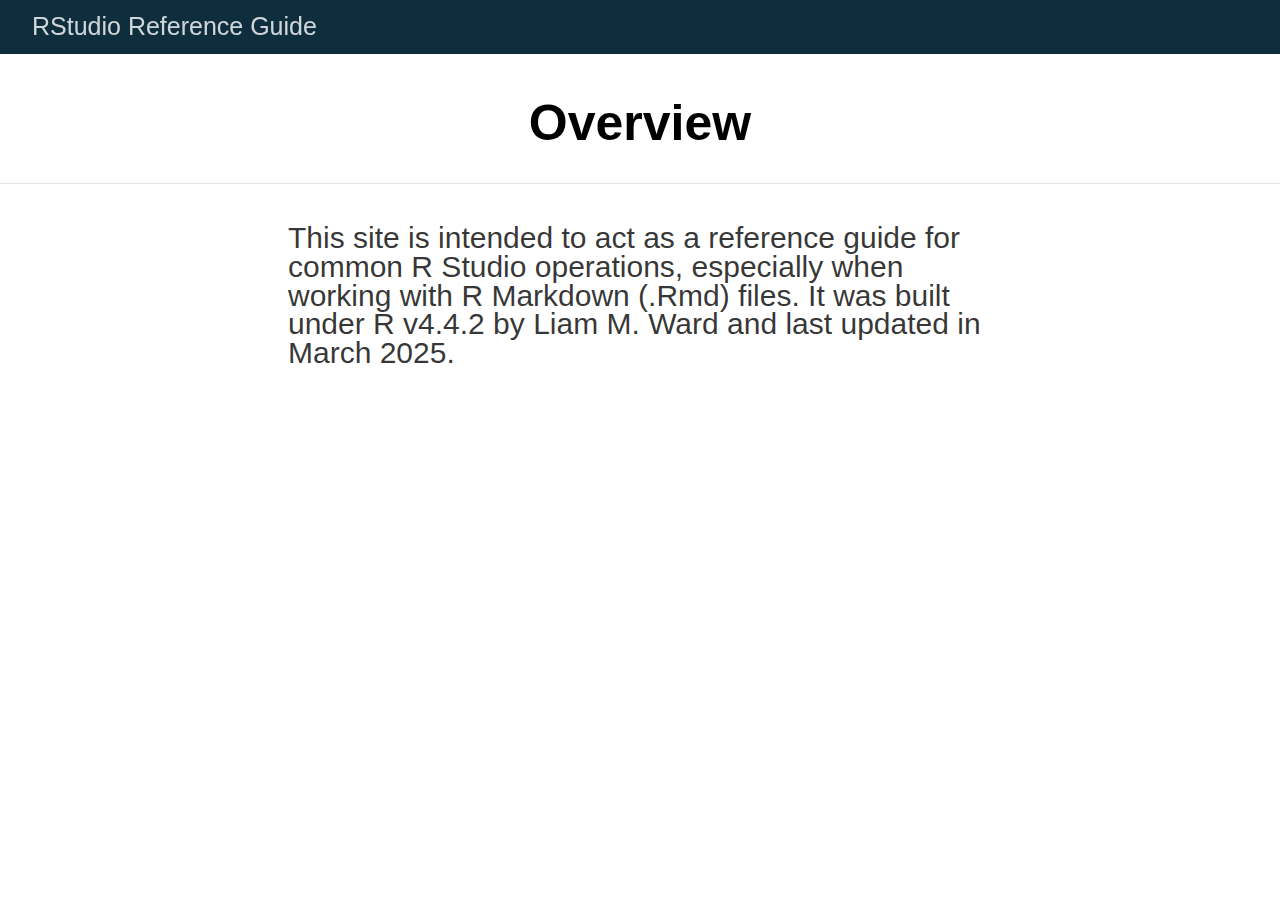
<file: index.html>
<!DOCTYPE html>

<html xmlns="http://www.w3.org/1999/xhtml" lang="" xml:lang="">

<head>
  <meta charset="utf-8"/>
  <meta name="viewport" content="width=device-width, initial-scale=1"/>
  <meta http-equiv="X-UA-Compatible" content="IE=Edge,chrome=1"/>
  <meta name="generator" content="distill" />

  <style type="text/css">
  /* Hide doc at startup (prevent jankiness while JS renders/transforms) */
  body {
    visibility: hidden;
  }
  </style>

 <!--radix_placeholder_import_source-->
 <!--/radix_placeholder_import_source-->

<style type="text/css">code{white-space: pre;}</style>
<style type="text/css" data-origin="pandoc">
pre > code.sourceCode { white-space: pre; position: relative; }
pre > code.sourceCode > span { line-height: 1.25; }
pre > code.sourceCode > span:empty { height: 1.2em; }
.sourceCode { overflow: visible; }
code.sourceCode > span { color: inherit; text-decoration: inherit; }
div.sourceCode { margin: 1em 0; }
pre.sourceCode { margin: 0; }
@media screen {
div.sourceCode { overflow: auto; }
}
@media print {
pre > code.sourceCode { white-space: pre-wrap; }
pre > code.sourceCode > span { display: inline-block; text-indent: -5em; padding-left: 5em; }
}
pre.numberSource code
  { counter-reset: source-line 0; }
pre.numberSource code > span
  { position: relative; left: -4em; counter-increment: source-line; }
pre.numberSource code > span > a:first-child::before
  { content: counter(source-line);
    position: relative; left: -1em; text-align: right; vertical-align: baseline;
    border: none; display: inline-block;
    -webkit-touch-callout: none; -webkit-user-select: none;
    -khtml-user-select: none; -moz-user-select: none;
    -ms-user-select: none; user-select: none;
    padding: 0 4px; width: 4em;
    color: #aaaaaa;
  }
pre.numberSource { margin-left: 3em; border-left: 1px solid #aaaaaa;  padding-left: 4px; }
div.sourceCode
  { color: #00769e; background-color: #f1f3f5; }
@media screen {
pre > code.sourceCode > span > a:first-child::before { text-decoration: underline; }
}
code span { color: #00769e; } /* Normal */
code span.al { color: #ad0000; } /* Alert */
code span.an { color: #5e5e5e; } /* Annotation */
code span.at { color: #657422; } /* Attribute */
code span.bn { color: #ad0000; } /* BaseN */
code span.bu { } /* BuiltIn */
code span.cf { color: #00769e; } /* ControlFlow */
code span.ch { color: #20794d; } /* Char */
code span.cn { color: #8f5902; } /* Constant */
code span.co { color: #5e5e5e; } /* Comment */
code span.cv { color: #5e5e5e; font-style: italic; } /* CommentVar */
code span.do { color: #5e5e5e; font-style: italic; } /* Documentation */
code span.dt { color: #ad0000; } /* DataType */
code span.dv { color: #ad0000; } /* DecVal */
code span.er { color: #ad0000; } /* Error */
code span.ex { } /* Extension */
code span.fl { color: #ad0000; } /* Float */
code span.fu { color: #4758ab; } /* Function */
code span.im { } /* Import */
code span.in { color: #5e5e5e; } /* Information */
code span.kw { color: #00769e; } /* Keyword */
code span.op { color: #5e5e5e; } /* Operator */
code span.ot { color: #00769e; } /* Other */
code span.pp { color: #ad0000; } /* Preprocessor */
code span.sc { color: #5e5e5e; } /* SpecialChar */
code span.ss { color: #20794d; } /* SpecialString */
code span.st { color: #20794d; } /* String */
code span.va { color: #111111; } /* Variable */
code span.vs { color: #20794d; } /* VerbatimString */
code span.wa { color: #5e5e5e; font-style: italic; } /* Warning */
</style>


  <!--radix_placeholder_meta_tags-->
  <title>RStudio Reference Guide: Overview</title>




  <!--  https://developers.facebook.com/docs/sharing/webmasters#markup -->
  <meta property="og:title" content="RStudio Reference Guide: Overview"/>
  <meta property="og:type" content="article"/>
  <meta property="og:locale" content="en_US"/>
  <meta property="og:site_name" content="RStudio Reference Guide"/>

  <!--  https://dev.twitter.com/cards/types/summary -->
  <meta property="twitter:card" content="summary"/>
  <meta property="twitter:title" content="RStudio Reference Guide: Overview"/>

  <!--/radix_placeholder_meta_tags-->
  <!--radix_placeholder_rmarkdown_metadata-->

  <script type="text/json" id="radix-rmarkdown-metadata">
  {"type":"list","attributes":{"names":{"type":"character","attributes":{},"value":["title","description","site","theme"]}},"value":[{"type":"character","attributes":{},"value":["Overview"]},{"type":"NULL"},{"type":"character","attributes":{},"value":["distill::distill_website"]},{"type":"character","attributes":{},"value":["theme.css"]}]}
  </script>
  <!--/radix_placeholder_rmarkdown_metadata-->
  <!--radix_placeholder_navigation_in_header-->
  <meta name="distill:offset" content=""/>

  <script type="application/javascript">

    window.headroom_prevent_pin = false;

    window.document.addEventListener("DOMContentLoaded", function (event) {

      // initialize headroom for banner
      var header = $('header').get(0);
      var headerHeight = header.offsetHeight;
      var headroom = new Headroom(header, {
        tolerance: 5,
        onPin : function() {
          if (window.headroom_prevent_pin) {
            window.headroom_prevent_pin = false;
            headroom.unpin();
          }
        }
      });
      headroom.init();
      if(window.location.hash)
        headroom.unpin();
      $(header).addClass('headroom--transition');

      // offset scroll location for banner on hash change
      // (see: https://github.com/WickyNilliams/headroom.js/issues/38)
      window.addEventListener("hashchange", function(event) {
        window.scrollTo(0, window.pageYOffset - (headerHeight + 25));
      });

      // responsive menu
      $('.distill-site-header').each(function(i, val) {
        var topnav = $(this);
        var toggle = topnav.find('.nav-toggle');
        toggle.on('click', function() {
          topnav.toggleClass('responsive');
        });
      });

      // nav dropdowns
      $('.nav-dropbtn').click(function(e) {
        $(this).next('.nav-dropdown-content').toggleClass('nav-dropdown-active');
        $(this).parent().siblings('.nav-dropdown')
           .children('.nav-dropdown-content').removeClass('nav-dropdown-active');
      });
      $("body").click(function(e){
        $('.nav-dropdown-content').removeClass('nav-dropdown-active');
      });
      $(".nav-dropdown").click(function(e){
        e.stopPropagation();
      });
    });
  </script>

  <style type="text/css">

  /* Theme (user-documented overrideables for nav appearance) */

  .distill-site-nav {
    color: rgba(255, 255, 255, 0.8);
    background-color: #0F2E3D;
    font-size: 15px;
    font-weight: 300;
  }

  .distill-site-nav a {
    color: inherit;
    text-decoration: none;
  }

  .distill-site-nav a:hover {
    color: white;
  }

  @media print {
    .distill-site-nav {
      display: none;
    }
  }

  .distill-site-header {

  }

  .distill-site-footer {

  }


  /* Site Header */

  .distill-site-header {
    width: 100%;
    box-sizing: border-box;
    z-index: 3;
  }

  .distill-site-header .nav-left {
    display: inline-block;
    margin-left: 8px;
  }

  @media screen and (max-width: 768px) {
    .distill-site-header .nav-left {
      margin-left: 0;
    }
  }


  .distill-site-header .nav-right {
    float: right;
    margin-right: 8px;
  }

  .distill-site-header a,
  .distill-site-header .title {
    display: inline-block;
    text-align: center;
    padding: 14px 10px 14px 10px;
  }

  .distill-site-header .title {
    font-size: 18px;
    min-width: 150px;
  }

  .distill-site-header .logo {
    padding: 0;
  }

  .distill-site-header .logo img {
    display: none;
    max-height: 20px;
    width: auto;
    margin-bottom: -4px;
  }

  .distill-site-header .nav-image img {
    max-height: 18px;
    width: auto;
    display: inline-block;
    margin-bottom: -3px;
  }



  @media screen and (min-width: 1000px) {
    .distill-site-header .logo img {
      display: inline-block;
    }
    .distill-site-header .nav-left {
      margin-left: 20px;
    }
    .distill-site-header .nav-right {
      margin-right: 20px;
    }
    .distill-site-header .title {
      padding-left: 12px;
    }
  }


  .distill-site-header .nav-toggle {
    display: none;
  }

  .nav-dropdown {
    display: inline-block;
    position: relative;
  }

  .nav-dropdown .nav-dropbtn {
    border: none;
    outline: none;
    color: rgba(255, 255, 255, 0.8);
    padding: 16px 10px;
    background-color: transparent;
    font-family: inherit;
    font-size: inherit;
    font-weight: inherit;
    margin: 0;
    margin-top: 1px;
    z-index: 2;
  }

  .nav-dropdown-content {
    display: none;
    position: absolute;
    background-color: white;
    min-width: 200px;
    border: 1px solid rgba(0,0,0,0.15);
    border-radius: 4px;
    box-shadow: 0px 8px 16px 0px rgba(0,0,0,0.1);
    z-index: 1;
    margin-top: 2px;
    white-space: nowrap;
    padding-top: 4px;
    padding-bottom: 4px;
  }

  .nav-dropdown-content hr {
    margin-top: 4px;
    margin-bottom: 4px;
    border: none;
    border-bottom: 1px solid rgba(0, 0, 0, 0.1);
  }

  .nav-dropdown-active {
    display: block;
  }

  .nav-dropdown-content a, .nav-dropdown-content .nav-dropdown-header {
    color: black;
    padding: 6px 24px;
    text-decoration: none;
    display: block;
    text-align: left;
  }

  .nav-dropdown-content .nav-dropdown-header {
    display: block;
    padding: 5px 24px;
    padding-bottom: 0;
    text-transform: uppercase;
    font-size: 14px;
    color: #999999;
    white-space: nowrap;
  }

  .nav-dropdown:hover .nav-dropbtn {
    color: white;
  }

  .nav-dropdown-content a:hover {
    background-color: #ddd;
    color: black;
  }

  .nav-right .nav-dropdown-content {
    margin-left: -45%;
    right: 0;
  }

  @media screen and (max-width: 768px) {
    .distill-site-header a, .distill-site-header .nav-dropdown  {display: none;}
    .distill-site-header a.nav-toggle {
      float: right;
      display: block;
    }
    .distill-site-header .title {
      margin-left: 0;
    }
    .distill-site-header .nav-right {
      margin-right: 0;
    }
    .distill-site-header {
      overflow: hidden;
    }
    .nav-right .nav-dropdown-content {
      margin-left: 0;
    }
  }


  @media screen and (max-width: 768px) {
    .distill-site-header.responsive {position: relative; min-height: 500px; }
    .distill-site-header.responsive a.nav-toggle {
      position: absolute;
      right: 0;
      top: 0;
    }
    .distill-site-header.responsive a,
    .distill-site-header.responsive .nav-dropdown {
      display: block;
      text-align: left;
    }
    .distill-site-header.responsive .nav-left,
    .distill-site-header.responsive .nav-right {
      width: 100%;
    }
    .distill-site-header.responsive .nav-dropdown {float: none;}
    .distill-site-header.responsive .nav-dropdown-content {position: relative;}
    .distill-site-header.responsive .nav-dropdown .nav-dropbtn {
      display: block;
      width: 100%;
      text-align: left;
    }
  }

  /* Site Footer */

  .distill-site-footer {
    width: 100%;
    overflow: hidden;
    box-sizing: border-box;
    z-index: 3;
    margin-top: 30px;
    padding-top: 30px;
    padding-bottom: 30px;
    text-align: center;
  }

  /* Headroom */

  d-title {
    padding-top: 6rem;
  }

  @media print {
    d-title {
      padding-top: 4rem;
    }
  }

  .headroom {
    z-index: 1000;
    position: fixed;
    top: 0;
    left: 0;
    right: 0;
  }

  .headroom--transition {
    transition: all .4s ease-in-out;
  }

  .headroom--unpinned {
    top: -100px;
  }

  .headroom--pinned {
    top: 0;
  }

  /* adjust viewport for navbar height */
  /* helps vertically center bootstrap (non-distill) content */
  .min-vh-100 {
    min-height: calc(100vh - 100px) !important;
  }

  </style>

  <script src="site_libs/jquery-3.6.0/jquery-3.6.0.min.js"></script>
  <link href="site_libs/font-awesome-6.5.2/css/all.min.css" rel="stylesheet"/>
  <link href="site_libs/font-awesome-6.5.2/css/v4-shims.min.css" rel="stylesheet"/>
  <script src="site_libs/headroom-0.9.4/headroom.min.js"></script>
  <script src="site_libs/autocomplete-0.37.1/autocomplete.min.js"></script>
  <script src="site_libs/fuse-6.4.1/fuse.min.js"></script>

  <script type="application/javascript">

  function getMeta(metaName) {
    var metas = document.getElementsByTagName('meta');
    for (let i = 0; i < metas.length; i++) {
      if (metas[i].getAttribute('name') === metaName) {
        return metas[i].getAttribute('content');
      }
    }
    return '';
  }

  function offsetURL(url) {
    var offset = getMeta('distill:offset');
    return offset ? offset + '/' + url : url;
  }

  function createFuseIndex() {

    // create fuse index
    var options = {
      keys: [
        { name: 'title', weight: 20 },
        { name: 'categories', weight: 15 },
        { name: 'description', weight: 10 },
        { name: 'contents', weight: 5 },
      ],
      ignoreLocation: true,
      threshold: 0
    };
    var fuse = new window.Fuse([], options);

    // fetch the main search.json
    return fetch(offsetURL('search.json'))
      .then(function(response) {
        if (response.status == 200) {
          return response.json().then(function(json) {
            // index main articles
            json.articles.forEach(function(article) {
              fuse.add(article);
            });
            // download collections and index their articles
            return Promise.all(json.collections.map(function(collection) {
              return fetch(offsetURL(collection)).then(function(response) {
                if (response.status === 200) {
                  return response.json().then(function(articles) {
                    articles.forEach(function(article) {
                      fuse.add(article);
                    });
                  })
                } else {
                  return Promise.reject(
                    new Error('Unexpected status from search index request: ' +
                              response.status)
                  );
                }
              });
            })).then(function() {
              return fuse;
            });
          });

        } else {
          return Promise.reject(
            new Error('Unexpected status from search index request: ' +
                        response.status)
          );
        }
      });
  }

  window.document.addEventListener("DOMContentLoaded", function (event) {

    // get search element (bail if we don't have one)
    var searchEl = window.document.getElementById('distill-search');
    if (!searchEl)
      return;

    createFuseIndex()
      .then(function(fuse) {

        // make search box visible
        searchEl.classList.remove('hidden');

        // initialize autocomplete
        var options = {
          autoselect: true,
          hint: false,
          minLength: 2,
        };
        window.autocomplete(searchEl, options, [{
          source: function(query, callback) {
            const searchOptions = {
              isCaseSensitive: false,
              shouldSort: true,
              minMatchCharLength: 2,
              limit: 10,
            };
            var results = fuse.search(query, searchOptions);
            callback(results
              .map(function(result) { return result.item; })
            );
          },
          templates: {
            suggestion: function(suggestion) {
              var img = suggestion.preview && Object.keys(suggestion.preview).length > 0
                ? `<img src="${offsetURL(suggestion.preview)}"</img>`
                : '';
              var html = `
                <div class="search-item">
                  <h3>${suggestion.title}</h3>
                  <div class="search-item-description">
                    ${suggestion.description || ''}
                  </div>
                  <div class="search-item-preview">
                    ${img}
                  </div>
                </div>
              `;
              return html;
            }
          }
        }]).on('autocomplete:selected', function(event, suggestion) {
          window.location.href = offsetURL(suggestion.path);
        });
        // remove inline display style on autocompleter (we want to
        // manage responsive display via css)
        $('.algolia-autocomplete').css("display", "");
      })
      .catch(function(error) {
        console.log(error);
      });

  });

  </script>

  <style type="text/css">

  .nav-search {
    font-size: x-small;
  }

  /* Algolioa Autocomplete */

  .algolia-autocomplete {
    display: inline-block;
    margin-left: 10px;
    vertical-align: sub;
    background-color: white;
    color: black;
    padding: 6px;
    padding-top: 8px;
    padding-bottom: 0;
    border-radius: 6px;
    border: 1px #0F2E3D solid;
    width: 180px;
  }


  @media screen and (max-width: 768px) {
    .distill-site-nav .algolia-autocomplete {
      display: none;
      visibility: hidden;
    }
    .distill-site-nav.responsive .algolia-autocomplete {
      display: inline-block;
      visibility: visible;
    }
    .distill-site-nav.responsive .algolia-autocomplete .aa-dropdown-menu {
      margin-left: 0;
      width: 400px;
      max-height: 400px;
    }
  }

  .algolia-autocomplete .aa-input, .algolia-autocomplete .aa-hint {
    width: 90%;
    outline: none;
    border: none;
  }

  .algolia-autocomplete .aa-hint {
    color: #999;
  }
  .algolia-autocomplete .aa-dropdown-menu {
    width: 550px;
    max-height: 70vh;
    overflow-x: visible;
    overflow-y: scroll;
    padding: 5px;
    margin-top: 3px;
    margin-left: -150px;
    background-color: #fff;
    border-radius: 5px;
    border: 1px solid #999;
    border-top: none;
  }

  .algolia-autocomplete .aa-dropdown-menu .aa-suggestion {
    cursor: pointer;
    padding: 5px 4px;
    border-bottom: 1px solid #eee;
  }

  .algolia-autocomplete .aa-dropdown-menu .aa-suggestion:last-of-type {
    border-bottom: none;
    margin-bottom: 2px;
  }

  .algolia-autocomplete .aa-dropdown-menu .aa-suggestion .search-item {
    overflow: hidden;
    font-size: 0.8em;
    line-height: 1.4em;
  }

  .algolia-autocomplete .aa-dropdown-menu .aa-suggestion .search-item h3 {
    font-size: 1rem;
    margin-block-start: 0;
    margin-block-end: 5px;
  }

  .algolia-autocomplete .aa-dropdown-menu .aa-suggestion .search-item-description {
    display: inline-block;
    overflow: hidden;
    height: 2.8em;
    width: 80%;
    margin-right: 4%;
  }

  .algolia-autocomplete .aa-dropdown-menu .aa-suggestion .search-item-preview {
    display: inline-block;
    width: 15%;
  }

  .algolia-autocomplete .aa-dropdown-menu .aa-suggestion .search-item-preview img {
    height: 3em;
    width: auto;
    display: none;
  }

  .algolia-autocomplete .aa-dropdown-menu .aa-suggestion .search-item-preview img[src] {
    display: initial;
  }

  .algolia-autocomplete .aa-dropdown-menu .aa-suggestion.aa-cursor {
    background-color: #eee;
  }
  .algolia-autocomplete .aa-dropdown-menu .aa-suggestion em {
    font-weight: bold;
    font-style: normal;
  }

  </style>


  <!--/radix_placeholder_navigation_in_header-->
  <!--radix_placeholder_distill-->

  <style type="text/css">

  body {
    background-color: white;
  }

  .pandoc-table {
    width: 100%;
  }

  .pandoc-table>caption {
    margin-bottom: 10px;
  }

  .pandoc-table th:not([align]) {
    text-align: left;
  }

  .pagedtable-footer {
    font-size: 15px;
  }

  d-byline .byline {
    grid-template-columns: 2fr 2fr;
  }

  d-byline .byline h3 {
    margin-block-start: 1.5em;
  }

  d-byline .byline .authors-affiliations h3 {
    margin-block-start: 0.5em;
  }

  .authors-affiliations .orcid-id {
    width: 16px;
    height:16px;
    margin-left: 4px;
    margin-right: 4px;
    vertical-align: middle;
    padding-bottom: 2px;
  }

  d-title .dt-tags {
    margin-top: 1em;
    grid-column: text;
  }

  .dt-tags .dt-tag {
    text-decoration: none;
    display: inline-block;
    color: rgba(0,0,0,0.6);
    padding: 0em 0.4em;
    margin-right: 0.5em;
    margin-bottom: 0.4em;
    font-size: 70%;
    border: 1px solid rgba(0,0,0,0.2);
    border-radius: 3px;
    text-transform: uppercase;
    font-weight: 500;
  }

  d-article table.gt_table td,
  d-article table.gt_table th {
    border-bottom: none;
    font-size: 100%;
  }

  .html-widget {
    margin-bottom: 2.0em;
  }

  .l-screen-inset {
    padding-right: 16px;
  }

  .l-screen .caption {
    margin-left: 10px;
  }

  .shaded {
    background: rgb(247, 247, 247);
    padding-top: 20px;
    padding-bottom: 20px;
    border-top: 1px solid rgba(0, 0, 0, 0.1);
    border-bottom: 1px solid rgba(0, 0, 0, 0.1);
  }

  .shaded .html-widget {
    margin-bottom: 0;
    border: 1px solid rgba(0, 0, 0, 0.1);
  }

  .shaded .shaded-content {
    background: white;
  }

  .text-output {
    margin-top: 0;
    line-height: 1.5em;
  }

  .hidden {
    display: none !important;
  }

  hr.section-separator {
    border: none;
    border-top: 1px solid rgba(0, 0, 0, 0.1);
    margin: 0px;
  }


  d-byline {
    border-top: none;
  }

  d-article {
    padding-top: 2.5rem;
    padding-bottom: 30px;
    border-top: none;
  }

  d-appendix {
    padding-top: 30px;
  }

  d-article>p>img {
    width: 100%;
  }

  d-article h2 {
    margin: 1rem 0 1.5rem 0;
  }

  d-article h3 {
    margin-top: 1.5rem;
  }

  d-article iframe {
    border: 1px solid rgba(0, 0, 0, 0.1);
    margin-bottom: 2.0em;
    width: 100%;
  }

  /* Tweak code blocks */

  d-article div.sourceCode code,
  d-article pre code {
    font-family: Consolas, Monaco, 'Andale Mono', 'Ubuntu Mono', monospace;
  }

  d-article pre,
  d-article div.sourceCode,
  d-article div.sourceCode pre {
    overflow: auto;
  }

  d-article div.sourceCode {
    background-color: white;
  }

  d-article div.sourceCode pre {
    padding-left: 10px;
    font-size: 12px;
    border-left: 2px solid rgba(0,0,0,0.1);
  }

  d-article pre {
    font-size: 12px;
    color: black;
    background: none;
    margin-top: 0;
    text-align: left;
    white-space: pre;
    word-spacing: normal;
    word-break: normal;
    word-wrap: normal;
    line-height: 1.5;

    -moz-tab-size: 4;
    -o-tab-size: 4;
    tab-size: 4;

    -webkit-hyphens: none;
    -moz-hyphens: none;
    -ms-hyphens: none;
    hyphens: none;
  }

  d-article pre a {
    border-bottom: none;
  }

  d-article pre a:hover {
    border-bottom: none;
    text-decoration: underline;
  }

  d-article details {
    grid-column: text;
    margin-bottom: 0.8em;
  }

  @media(min-width: 768px) {

  d-article pre,
  d-article div.sourceCode,
  d-article div.sourceCode pre {
    overflow: visible !important;
  }

  d-article div.sourceCode pre {
    padding-left: 18px;
    font-size: 14px;
  }

  /* tweak for Pandoc numbered line within distill */
  d-article pre.numberSource code > span {
      left: -2em;
  }

  d-article pre {
    font-size: 14px;
  }

  }

  figure img.external {
    background: white;
    border: 1px solid rgba(0, 0, 0, 0.1);
    box-shadow: 0 1px 8px rgba(0, 0, 0, 0.1);
    padding: 18px;
    box-sizing: border-box;
  }

  /* CSS for d-contents */

  .d-contents {
    grid-column: text;
    color: rgba(0,0,0,0.8);
    font-size: 0.9em;
    padding-bottom: 1em;
    margin-bottom: 1em;
    padding-bottom: 0.5em;
    margin-bottom: 1em;
    padding-left: 0.25em;
    justify-self: start;
  }

  @media(min-width: 1000px) {
    .d-contents.d-contents-float {
      height: 0;
      grid-column-start: 1;
      grid-column-end: 4;
      justify-self: center;
      padding-right: 3em;
      padding-left: 2em;
    }
  }

  .d-contents nav h3 {
    font-size: 18px;
    margin-top: 0;
    margin-bottom: 1em;
  }

  .d-contents li {
    list-style-type: none
  }

  .d-contents nav > ul {
    padding-left: 0;
  }

  .d-contents ul {
    padding-left: 1em
  }

  .d-contents nav ul li {
    margin-top: 0.6em;
    margin-bottom: 0.2em;
  }

  .d-contents nav a {
    font-size: 13px;
    border-bottom: none;
    text-decoration: none
    color: rgba(0, 0, 0, 0.8);
  }

  .d-contents nav a:hover {
    text-decoration: underline solid rgba(0, 0, 0, 0.6)
  }

  .d-contents nav > ul > li > a {
    font-weight: 600;
  }

  .d-contents nav > ul > li > ul {
    font-weight: inherit;
  }

  .d-contents nav > ul > li > ul > li {
    margin-top: 0.2em;
  }


  .d-contents nav ul {
    margin-top: 0;
    margin-bottom: 0.25em;
  }

  .d-article-with-toc h2:nth-child(2) {
    margin-top: 0;
  }


  /* Figure */

  .figure {
    position: relative;
    margin-bottom: 2.5em;
    margin-top: 1.5em;
  }

  .figure .caption {
    color: rgba(0, 0, 0, 0.6);
    font-size: 12px;
    line-height: 1.5em;
  }

  .figure img.external {
    background: white;
    border: 1px solid rgba(0, 0, 0, 0.1);
    box-shadow: 0 1px 8px rgba(0, 0, 0, 0.1);
    padding: 18px;
    box-sizing: border-box;
  }

  .figure .caption a {
    color: rgba(0, 0, 0, 0.6);
  }

  .figure .caption b,
  .figure .caption strong, {
    font-weight: 600;
    color: rgba(0, 0, 0, 1.0);
  }

  /* Citations */

  d-article .citation {
    color: inherit;
    cursor: inherit;
  }

  div.hanging-indent{
    margin-left: 1em; text-indent: -1em;
  }

  /* Citation hover box */

  .tippy-box[data-theme~=light-border] {
    background-color: rgba(250, 250, 250, 0.95);
  }

  .tippy-content > p {
    margin-bottom: 0;
    padding: 2px;
  }


  /* Tweak 1000px media break to show more text */

  @media(min-width: 1000px) {
    .base-grid,
    distill-header,
    d-title,
    d-abstract,
    d-article,
    d-appendix,
    distill-appendix,
    d-byline,
    d-footnote-list,
    d-citation-list,
    distill-footer {
      grid-template-columns: [screen-start] 1fr [page-start kicker-start] 80px [middle-start] 50px [text-start kicker-end] 65px 65px 65px 65px 65px 65px 65px 65px [text-end gutter-start] 65px [middle-end] 65px [page-end gutter-end] 1fr [screen-end];
      grid-column-gap: 16px;
    }

    .grid {
      grid-column-gap: 16px;
    }

    d-article {
      font-size: 1.06rem;
      line-height: 1.7em;
    }
    figure .caption, .figure .caption, figure figcaption {
      font-size: 13px;
    }
  }

  @media(min-width: 1180px) {
    .base-grid,
    distill-header,
    d-title,
    d-abstract,
    d-article,
    d-appendix,
    distill-appendix,
    d-byline,
    d-footnote-list,
    d-citation-list,
    distill-footer {
      grid-template-columns: [screen-start] 1fr [page-start kicker-start] 60px [middle-start] 60px [text-start kicker-end] 60px 60px 60px 60px 60px 60px 60px 60px [text-end gutter-start] 60px [middle-end] 60px [page-end gutter-end] 1fr [screen-end];
      grid-column-gap: 32px;
    }

    .grid {
      grid-column-gap: 32px;
    }
  }


  /* Get the citation styles for the appendix (not auto-injected on render since
     we do our own rendering of the citation appendix) */

  d-appendix .citation-appendix,
  .d-appendix .citation-appendix {
    font-size: 11px;
    line-height: 15px;
    border-left: 1px solid rgba(0, 0, 0, 0.1);
    padding-left: 18px;
    border: 1px solid rgba(0,0,0,0.1);
    background: rgba(0, 0, 0, 0.02);
    padding: 10px 18px;
    border-radius: 3px;
    color: rgba(150, 150, 150, 1);
    overflow: hidden;
    margin-top: -12px;
    white-space: pre-wrap;
    word-wrap: break-word;
  }

  /* Include appendix styles here so they can be overridden */

  d-appendix {
    contain: layout style;
    font-size: 0.8em;
    line-height: 1.7em;
    margin-top: 60px;
    margin-bottom: 0;
    border-top: 1px solid rgba(0, 0, 0, 0.1);
    color: rgba(0,0,0,0.5);
    padding-top: 60px;
    padding-bottom: 48px;
  }

  d-appendix h3 {
    grid-column: page-start / text-start;
    font-size: 15px;
    font-weight: 500;
    margin-top: 1em;
    margin-bottom: 0;
    color: rgba(0,0,0,0.65);
  }

  d-appendix h3 + * {
    margin-top: 1em;
  }

  d-appendix ol {
    padding: 0 0 0 15px;
  }

  @media (min-width: 768px) {
    d-appendix ol {
      padding: 0 0 0 30px;
      margin-left: -30px;
    }
  }

  d-appendix li {
    margin-bottom: 1em;
  }

  d-appendix a {
    color: rgba(0, 0, 0, 0.6);
  }

  d-appendix > * {
    grid-column: text;
  }

  d-appendix > d-footnote-list,
  d-appendix > d-citation-list,
  d-appendix > distill-appendix {
    grid-column: screen;
  }

  /* Include footnote styles here so they can be overridden */

  d-footnote-list {
    contain: layout style;
  }

  d-footnote-list > * {
    grid-column: text;
  }

  d-footnote-list a.footnote-backlink {
    color: rgba(0,0,0,0.3);
    padding-left: 0.5em;
  }



  /* Anchor.js */

  .anchorjs-link {
    /*transition: all .25s linear; */
    text-decoration: none;
    border-bottom: none;
  }
  *:hover > .anchorjs-link {
    margin-left: -1.125em !important;
    text-decoration: none;
    border-bottom: none;
  }

  /* Social footer */

  .social_footer {
    margin-top: 30px;
    margin-bottom: 0;
    color: rgba(0,0,0,0.67);
  }

  .disqus-comments {
    margin-right: 30px;
  }

  .disqus-comment-count {
    border-bottom: 1px solid rgba(0, 0, 0, 0.4);
    cursor: pointer;
  }

  #disqus_thread {
    margin-top: 30px;
  }

  .article-sharing a {
    border-bottom: none;
    margin-right: 8px;
  }

  .article-sharing a:hover {
    border-bottom: none;
  }

  .sidebar-section.subscribe {
    font-size: 12px;
    line-height: 1.6em;
  }

  .subscribe p {
    margin-bottom: 0.5em;
  }


  .article-footer .subscribe {
    font-size: 15px;
    margin-top: 45px;
  }


  .sidebar-section.custom {
    font-size: 12px;
    line-height: 1.6em;
  }

  .custom p {
    margin-bottom: 0.5em;
  }

  /* Styles for listing layout (hide title) */
  .layout-listing d-title, .layout-listing .d-title {
    display: none;
  }

  /* Styles for posts lists (not auto-injected) */


  .posts-with-sidebar {
    padding-left: 45px;
    padding-right: 45px;
  }

  .posts-list .description h2,
  .posts-list .description p {
    font-family: -apple-system, BlinkMacSystemFont, "Segoe UI", Roboto, Oxygen, Ubuntu, Cantarell, "Fira Sans", "Droid Sans", "Helvetica Neue", Arial, sans-serif;
  }

  .posts-list .description h2 {
    font-weight: 700;
    border-bottom: none;
    padding-bottom: 0;
  }

  .posts-list h2.post-tag {
    border-bottom: 1px solid rgba(0, 0, 0, 0.2);
    padding-bottom: 12px;
  }
  .posts-list {
    margin-top: 60px;
    margin-bottom: 24px;
  }

  .posts-list .post-preview {
    text-decoration: none;
    overflow: hidden;
    display: block;
    border-bottom: 1px solid rgba(0, 0, 0, 0.1);
    padding: 24px 0;
  }

  .post-preview-last {
    border-bottom: none !important;
  }

  .posts-list .posts-list-caption {
    grid-column: screen;
    font-weight: 400;
  }

  .posts-list .post-preview h2 {
    margin: 0 0 6px 0;
    line-height: 1.2em;
    font-style: normal;
    font-size: 24px;
  }

  .posts-list .post-preview p {
    margin: 0 0 12px 0;
    line-height: 1.4em;
    font-size: 16px;
  }

  .posts-list .post-preview .thumbnail {
    box-sizing: border-box;
    margin-bottom: 24px;
    position: relative;
    max-width: 500px;
  }
  .posts-list .post-preview img {
    width: 100%;
    display: block;
  }

  .posts-list .metadata {
    font-size: 12px;
    line-height: 1.4em;
    margin-bottom: 18px;
  }

  .posts-list .metadata > * {
    display: inline-block;
  }

  .posts-list .metadata .publishedDate {
    margin-right: 2em;
  }

  .posts-list .metadata .dt-authors {
    display: block;
    margin-top: 0.3em;
    margin-right: 2em;
  }

  .posts-list .dt-tags {
    display: block;
    line-height: 1em;
  }

  .posts-list .dt-tags .dt-tag {
    display: inline-block;
    color: rgba(0,0,0,0.6);
    padding: 0.3em 0.4em;
    margin-right: 0.2em;
    margin-bottom: 0.4em;
    font-size: 60%;
    border: 1px solid rgba(0,0,0,0.2);
    border-radius: 3px;
    text-transform: uppercase;
    font-weight: 500;
  }

  .posts-list img {
    opacity: 1;
  }

  .posts-list img[data-src] {
    opacity: 0;
  }

  .posts-more {
    clear: both;
  }


  .posts-sidebar {
    font-size: 16px;
  }

  .posts-sidebar h3 {
    font-size: 16px;
    margin-top: 0;
    margin-bottom: 0.5em;
    font-weight: 400;
    text-transform: uppercase;
  }

  .sidebar-section {
    margin-bottom: 30px;
  }

  .categories ul {
    list-style-type: none;
    margin: 0;
    padding: 0;
  }

  .categories li {
    color: rgba(0, 0, 0, 0.8);
    margin-bottom: 0;
  }

  .categories li>a {
    border-bottom: none;
  }

  .categories li>a:hover {
    border-bottom: 1px solid rgba(0, 0, 0, 0.4);
  }

  .categories .active {
    font-weight: 600;
  }

  .categories .category-count {
    color: rgba(0, 0, 0, 0.4);
  }


  @media(min-width: 768px) {
    .posts-list .post-preview h2 {
      font-size: 26px;
    }
    .posts-list .post-preview .thumbnail {
      float: right;
      width: 30%;
      margin-bottom: 0;
    }
    .posts-list .post-preview .description {
      float: left;
      width: 45%;
    }
    .posts-list .post-preview .metadata {
      float: left;
      width: 20%;
      margin-top: 8px;
    }
    .posts-list .post-preview p {
      margin: 0 0 12px 0;
      line-height: 1.5em;
      font-size: 16px;
    }
    .posts-with-sidebar .posts-list {
      float: left;
      width: 75%;
    }
    .posts-with-sidebar .posts-sidebar {
      float: right;
      width: 20%;
      margin-top: 60px;
      padding-top: 24px;
      padding-bottom: 24px;
    }
  }


  /* Improve display for browsers without grid (IE/Edge <= 15) */

  .downlevel {
    line-height: 1.6em;
    font-family: -apple-system, BlinkMacSystemFont, "Segoe UI", Roboto, Oxygen, Ubuntu, Cantarell, "Fira Sans", "Droid Sans", "Helvetica Neue", Arial, sans-serif;
    margin: 0;
  }

  .downlevel .d-title {
    padding-top: 6rem;
    padding-bottom: 1.5rem;
  }

  .downlevel .d-title h1 {
    font-size: 50px;
    font-weight: 700;
    line-height: 1.1em;
    margin: 0 0 0.5rem;
  }

  .downlevel .d-title p {
    font-weight: 300;
    font-size: 1.2rem;
    line-height: 1.55em;
    margin-top: 0;
  }

  .downlevel .d-byline {
    padding-top: 0.8em;
    padding-bottom: 0.8em;
    font-size: 0.8rem;
    line-height: 1.8em;
  }

  .downlevel .section-separator {
    border: none;
    border-top: 1px solid rgba(0, 0, 0, 0.1);
  }

  .downlevel .d-article {
    font-size: 1.06rem;
    line-height: 1.7em;
    padding-top: 1rem;
    padding-bottom: 2rem;
  }


  .downlevel .d-appendix {
    padding-left: 0;
    padding-right: 0;
    max-width: none;
    font-size: 0.8em;
    line-height: 1.7em;
    margin-bottom: 0;
    color: rgba(0,0,0,0.5);
    padding-top: 40px;
    padding-bottom: 48px;
  }

  .downlevel .footnotes ol {
    padding-left: 13px;
  }

  .downlevel .base-grid,
  .downlevel .distill-header,
  .downlevel .d-title,
  .downlevel .d-abstract,
  .downlevel .d-article,
  .downlevel .d-appendix,
  .downlevel .distill-appendix,
  .downlevel .d-byline,
  .downlevel .d-footnote-list,
  .downlevel .d-citation-list,
  .downlevel .distill-footer,
  .downlevel .appendix-bottom,
  .downlevel .posts-container {
    padding-left: 40px;
    padding-right: 40px;
  }

  @media(min-width: 768px) {
    .downlevel .base-grid,
    .downlevel .distill-header,
    .downlevel .d-title,
    .downlevel .d-abstract,
    .downlevel .d-article,
    .downlevel .d-appendix,
    .downlevel .distill-appendix,
    .downlevel .d-byline,
    .downlevel .d-footnote-list,
    .downlevel .d-citation-list,
    .downlevel .distill-footer,
    .downlevel .appendix-bottom,
    .downlevel .posts-container {
    padding-left: 150px;
    padding-right: 150px;
    max-width: 900px;
  }
  }

  .downlevel pre code {
    display: block;
    border-left: 2px solid rgba(0, 0, 0, .1);
    padding: 0 0 0 20px;
    font-size: 14px;
  }

  .downlevel code, .downlevel pre {
    color: black;
    background: none;
    font-family: Consolas, Monaco, 'Andale Mono', 'Ubuntu Mono', monospace;
    text-align: left;
    white-space: pre;
    word-spacing: normal;
    word-break: normal;
    word-wrap: normal;
    line-height: 1.5;

    -moz-tab-size: 4;
    -o-tab-size: 4;
    tab-size: 4;

    -webkit-hyphens: none;
    -moz-hyphens: none;
    -ms-hyphens: none;
    hyphens: none;
  }

  .downlevel .posts-list .post-preview {
    color: inherit;
  }



  </style>

  <script type="application/javascript">

  function is_downlevel_browser() {
    if (bowser.isUnsupportedBrowser({ msie: "12", msedge: "16"},
                                   window.navigator.userAgent)) {
      return true;
    } else {
      return window.load_distill_framework === undefined;
    }
  }

  // show body when load is complete
  function on_load_complete() {

    // add anchors
    if (window.anchors) {
      window.anchors.options.placement = 'left';
      window.anchors.add('d-article > h2, d-article > h3, d-article > h4, d-article > h5');
    }


    // set body to visible
    document.body.style.visibility = 'visible';

    // force redraw for leaflet widgets
    if (window.HTMLWidgets) {
      var maps = window.HTMLWidgets.findAll(".leaflet");
      $.each(maps, function(i, el) {
        var map = this.getMap();
        map.invalidateSize();
        map.eachLayer(function(layer) {
          if (layer instanceof L.TileLayer)
            layer.redraw();
        });
      });
    }

    // trigger 'shown' so htmlwidgets resize
    $('d-article').trigger('shown');
  }

  function init_distill() {

    init_common();

    // create front matter
    var front_matter = $('<d-front-matter></d-front-matter>');
    $('#distill-front-matter').wrap(front_matter);

    // create d-title
    $('.d-title').changeElementType('d-title');

    // separator
    var separator = '<hr class="section-separator" style="clear: both"/>';
    // prepend separator above appendix
    $('.d-byline').before(separator);
    $('.d-article').before(separator);

    // create d-byline
    var byline = $('<d-byline></d-byline>');
    $('.d-byline').replaceWith(byline);

    // create d-article
    var article = $('<d-article></d-article>');
    $('.d-article').wrap(article).children().unwrap();

    // move posts container into article
    $('.posts-container').appendTo($('d-article'));

    // create d-appendix
    $('.d-appendix').changeElementType('d-appendix');

    // flag indicating that we have appendix items
    var appendix = $('.appendix-bottom').children('h3').length > 0;

    // replace footnotes with <d-footnote>
    $('.footnote-ref').each(function(i, val) {
      appendix = true;
      var href = $(this).attr('href');
      var id = href.replace('#', '');
      var fn = $('#' + id);
      var fn_p = $('#' + id + '>p');
      fn_p.find('.footnote-back').remove();
      var text = fn_p.html();
      var dtfn = $('<d-footnote></d-footnote>');
      dtfn.html(text);
      $(this).replaceWith(dtfn);
    });
    // remove footnotes
    $('.footnotes').remove();

    // move refs into #references-listing
    $('#references-listing').replaceWith($('#refs'));

    $('h1.appendix, h2.appendix').each(function(i, val) {
      $(this).changeElementType('h3');
    });
    $('h3.appendix').each(function(i, val) {
      var id = $(this).attr('id');
      $('.d-contents a[href="#' + id + '"]').parent().remove();
      appendix = true;
      $(this).nextUntil($('h1, h2, h3')).addBack().appendTo($('d-appendix'));
    });

    // show d-appendix if we have appendix content
    $("d-appendix").css('display', appendix ? 'grid' : 'none');

    // localize layout chunks to just output
    $('.layout-chunk').each(function(i, val) {

      // capture layout
      var layout = $(this).attr('data-layout');

      // apply layout to markdown level block elements
      var elements = $(this).children().not('details, div.sourceCode, pre, script');
      elements.each(function(i, el) {
        var layout_div = $('<div class="' + layout + '"></div>');
        if (layout_div.hasClass('shaded')) {
          var shaded_content = $('<div class="shaded-content"></div>');
          $(this).wrap(shaded_content);
          $(this).parent().wrap(layout_div);
        } else {
          $(this).wrap(layout_div);
        }
      });


      // unwrap the layout-chunk div
      $(this).children().unwrap();
    });

    // remove code block used to force  highlighting css
    $('.distill-force-highlighting-css').parent().remove();

    // remove empty line numbers inserted by pandoc when using a
    // custom syntax highlighting theme, except when numbering line
    // in code chunk
    $('pre:not(.numberLines) code.sourceCode a:empty').remove();

    // load distill framework
    load_distill_framework();

    // wait for window.distillRunlevel == 4 to do post processing
    function distill_post_process() {

      if (!window.distillRunlevel || window.distillRunlevel < 4)
        return;

      // hide author/affiliations entirely if we have no authors
      var front_matter = JSON.parse($("#distill-front-matter").html());
      var have_authors = front_matter.authors && front_matter.authors.length > 0;
      if (!have_authors)
        $('d-byline').addClass('hidden');

      // article with toc class
      $('.d-contents').parent().addClass('d-article-with-toc');

      // strip links that point to #
      $('.authors-affiliations').find('a[href="#"]').removeAttr('href');

      // add orcid ids
      $('.authors-affiliations').find('.author').each(function(i, el) {
        var orcid_id = front_matter.authors[i].orcidID;
        var author_name = front_matter.authors[i].author
        if (orcid_id) {
          var a = $('<a></a>');
          a.attr('href', 'https://orcid.org/' + orcid_id);
          var img = $('<img></img>');
          img.addClass('orcid-id');
          img.attr('alt', author_name ? 'ORCID ID for ' + author_name : 'ORCID ID');
          img.attr('src','[data-uri]');
          a.append(img);
          $(this).append(a);
        }
      });

      // hide elements of author/affiliations grid that have no value
      function hide_byline_column(caption) {
        $('d-byline').find('h3:contains("' + caption + '")').parent().css('visibility', 'hidden');
      }

      // affiliations
      var have_affiliations = false;
      for (var i = 0; i<front_matter.authors.length; ++i) {
        var author = front_matter.authors[i];
        if (author.affiliation !== "&nbsp;") {
          have_affiliations = true;
          break;
        }
      }
      if (!have_affiliations)
        $('d-byline').find('h3:contains("Affiliations")').css('visibility', 'hidden');

      // published date
      if (!front_matter.publishedDate)
        hide_byline_column("Published");

      // document object identifier
      var doi = $('d-byline').find('h3:contains("DOI")');
      var doi_p = doi.next().empty();
      if (!front_matter.doi) {
        // if we have a citation and valid citationText then link to that
        if ($('#citation').length > 0 && front_matter.citationText) {
          doi.html('Citation');
          $('<a href="#citation"></a>')
            .text(front_matter.citationText)
            .appendTo(doi_p);
        } else {
          hide_byline_column("DOI");
        }
      } else {
        $('<a></a>')
           .attr('href', "https://doi.org/" + front_matter.doi)
           .html(front_matter.doi)
           .appendTo(doi_p);
      }

       // change plural form of authors/affiliations
      if (front_matter.authors.length === 1) {
        var grid = $('.authors-affiliations');
        grid.children('h3:contains("Authors")').text('Author');
        grid.children('h3:contains("Affiliations")').text('Affiliation');
      }

      // remove d-appendix and d-footnote-list local styles
      $('d-appendix > style:first-child').remove();
      $('d-footnote-list > style:first-child').remove();

      // move appendix-bottom entries to the bottom
      $('.appendix-bottom').appendTo('d-appendix').children().unwrap();
      $('.appendix-bottom').remove();

      // hoverable references
      $('span.citation[data-cites]').each(function() {
        const citeChild = $(this).children()[0]
        // Do not process if @xyz has been used without escaping and without bibliography activated
        // https://github.com/rstudio/distill/issues/466
        if (citeChild === undefined) return true

        if (citeChild.nodeName == "D-FOOTNOTE") {
          var fn = citeChild
          $(this).html(fn.shadowRoot.querySelector("sup"))
          $(this).id = fn.id
          fn.remove()
        }
        var refs = $(this).attr('data-cites').split(" ");
        var refHtml = refs.map(function(ref) {
          // Could use CSS.escape too here, we insure backward compatibility in navigator
          return "<p>" + $('div[id="ref-' + ref + '"]').html() + "</p>";
        }).join("\n");
        window.tippy(this, {
          allowHTML: true,
          content: refHtml,
          maxWidth: 500,
          interactive: true,
          interactiveBorder: 10,
          theme: 'light-border',
          placement: 'bottom-start'
        });
      });

      // fix footnotes in tables (#411)
      // replacing broken distill.pub feature
      $('table d-footnote').each(function() {
        // we replace internal showAtNode methode which is triggered when hovering a footnote
        this.hoverBox.showAtNode = function(node) {
          // ported from https://github.com/distillpub/template/pull/105/files
          calcOffset = function(elem) {
              let x = elem.offsetLeft;
              let y = elem.offsetTop;
              // Traverse upwards until an `absolute` element is found or `elem`
              // becomes null.
              while (elem = elem.offsetParent && elem.style.position != 'absolute') {
                  x += elem.offsetLeft;
                  y += elem.offsetTop;
              }

              return { left: x, top: y };
          }
          // https://developer.mozilla.org/en-US/docs/Web/API/HTMLElement/offsetTop
          const bbox = node.getBoundingClientRect();
          const offset = calcOffset(node);
          this.show([offset.left + bbox.width, offset.top + bbox.height]);
        }
      })

      // clear polling timer
      clearInterval(tid);

      // show body now that everything is ready
      on_load_complete();
    }

    var tid = setInterval(distill_post_process, 50);
    distill_post_process();

  }

  function init_downlevel() {

    init_common();

     // insert hr after d-title
    $('.d-title').after($('<hr class="section-separator"/>'));

    // check if we have authors
    var front_matter = JSON.parse($("#distill-front-matter").html());
    var have_authors = front_matter.authors && front_matter.authors.length > 0;

    // manage byline/border
    if (!have_authors)
      $('.d-byline').remove();
    $('.d-byline').after($('<hr class="section-separator"/>'));
    $('.d-byline a').remove();

    // remove toc
    $('.d-contents').remove();

    // move appendix elements
    $('h1.appendix, h2.appendix').each(function(i, val) {
      $(this).changeElementType('h3');
    });
    $('h3.appendix').each(function(i, val) {
      $(this).nextUntil($('h1, h2, h3')).addBack().appendTo($('.d-appendix'));
    });


    // inject headers into references and footnotes
    var refs_header = $('<h3></h3>');
    refs_header.text('References');
    $('#refs').prepend(refs_header);

    var footnotes_header = $('<h3></h3');
    footnotes_header.text('Footnotes');
    $('.footnotes').children('hr').first().replaceWith(footnotes_header);

    // move appendix-bottom entries to the bottom
    $('.appendix-bottom').appendTo('.d-appendix').children().unwrap();
    $('.appendix-bottom').remove();

    // remove appendix if it's empty
    if ($('.d-appendix').children().length === 0)
      $('.d-appendix').remove();

    // prepend separator above appendix
    $('.d-appendix').before($('<hr class="section-separator" style="clear: both"/>'));

    // trim code
    $('pre>code').each(function(i, val) {
      $(this).html($.trim($(this).html()));
    });

    // move posts-container right before article
    $('.posts-container').insertBefore($('.d-article'));

    $('body').addClass('downlevel');

    on_load_complete();
  }


  function init_common() {

    // jquery plugin to change element types
    (function($) {
      $.fn.changeElementType = function(newType) {
        var attrs = {};

        $.each(this[0].attributes, function(idx, attr) {
          attrs[attr.nodeName] = attr.nodeValue;
        });

        this.replaceWith(function() {
          return $("<" + newType + "/>", attrs).append($(this).contents());
        });
      };
    })(jQuery);

    // prevent underline for linked images
    $('a > img').parent().css({'border-bottom' : 'none'});

    // mark non-body figures created by knitr chunks as 100% width
    $('.layout-chunk').each(function(i, val) {
      var figures = $(this).find('img, .html-widget');
      // ignore leaflet img layers (#106)
      figures = figures.filter(':not(img[class*="leaflet"])')
      if ($(this).attr('data-layout') !== "l-body") {
        figures.css('width', '100%');
      } else {
        figures.css('max-width', '100%');
        figures.filter("[width]").each(function(i, val) {
          var fig = $(this);
          fig.css('width', fig.attr('width') + 'px');
        });

      }
    });

    // auto-append index.html to post-preview links in file: protocol
    // and in rstudio ide preview
    $('.post-preview').each(function(i, val) {
      if (window.location.protocol === "file:")
        $(this).attr('href', $(this).attr('href') + "index.html");
    });

    // get rid of index.html references in header
    if (window.location.protocol !== "file:") {
      $('.distill-site-header a[href]').each(function(i,val) {
        $(this).attr('href', $(this).attr('href').replace(/^index[.]html/, "./"));
      });
    }

    // add class to pandoc style tables
    $('tr.header').parent('thead').parent('table').addClass('pandoc-table');
    $('.kable-table').children('table').addClass('pandoc-table');

    // add figcaption style to table captions
    $('caption').parent('table').addClass("figcaption");

    // initialize posts list
    if (window.init_posts_list)
      window.init_posts_list();

    // implmement disqus comment link
    $('.disqus-comment-count').click(function() {
      window.headroom_prevent_pin = true;
      $('#disqus_thread').toggleClass('hidden');
      if (!$('#disqus_thread').hasClass('hidden')) {
        var offset = $(this).offset();
        $(window).resize();
        $('html, body').animate({
          scrollTop: offset.top - 35
        });
      }
    });
  }

  document.addEventListener('DOMContentLoaded', function() {
    if (is_downlevel_browser())
      init_downlevel();
    else
      window.addEventListener('WebComponentsReady', init_distill);
  });

  </script>

  <style type="text/css">
  /* base variables */

  /* Edit the CSS properties in this file to create a custom
     Distill theme. Only edit values in the right column
     for each row; values shown are the CSS defaults.
     To return any property to the default,
     you may set its value to: unset
     All rows must end with a semi-colon.                      */

  /* Optional: embed custom fonts here with `@import`          */
  /* This must remain at the top of this file.                 */



  html {
    /*-- Main font sizes --*/
    --title-size:      50px;
    --body-size:       1.06rem;
    --code-size:       14px;
    --aside-size:      12px;
    --fig-cap-size:    13px;
    /*-- Main font colors --*/
    --title-color:     #000000;
    --header-color:    rgba(0, 0, 0, 0.8);
    --body-color:      rgba(0, 0, 0, 0.8);
    --aside-color:     rgba(0, 0, 0, 0.6);
    --fig-cap-color:   rgba(0, 0, 0, 0.6);
    /*-- Specify custom fonts ~~~ must be imported above   --*/
    --heading-font:    sans-serif;
    --mono-font:       monospace;
    --body-font:       sans-serif;
    --navbar-font:     sans-serif;  /* websites + blogs only */
  }

  /*-- ARTICLE METADATA --*/
  d-byline {
    --heading-size:    0.6rem;
    --heading-color:   rgba(0, 0, 0, 0.5);
    --body-size:       0.8rem;
    --body-color:      rgba(0, 0, 0, 0.8);
  }

  /*-- ARTICLE TABLE OF CONTENTS --*/
  .d-contents {
    --heading-size:    18px;
    --contents-size:   13px;
  }

  /*-- ARTICLE APPENDIX --*/
  d-appendix {
    --heading-size:    15px;
    --heading-color:   rgba(0, 0, 0, 0.65);
    --text-size:       0.8em;
    --text-color:      rgba(0, 0, 0, 0.5);
  }

  /*-- WEBSITE HEADER + FOOTER --*/
  /* These properties only apply to Distill sites and blogs  */

  .distill-site-header {
    --title-size:       18px;
    --text-color:       rgba(255, 255, 255, 0.8);
    --text-size:        15px;
    --hover-color:      white;
    --bkgd-color:       #0F2E3D;
  }

  .distill-site-footer {
    --text-color:       rgba(255, 255, 255, 0.8);
    --text-size:        15px;
    --hover-color:      white;
    --bkgd-color:       #0F2E3D;
  }

  /*-- Additional custom styles --*/
  /* Add any additional CSS rules below                      */
  </style>
  <style type="text/css">
  /* base variables */

  /* Edit the CSS properties in this file to create a custom
     Distill theme. Only edit values in the right column
     for each row; values shown are the CSS defaults.
     To return any property to the default,
     you may set its value to: unset
     All rows must end with a semi-colon.                      */

  /* Optional: embed custom fonts here with `@import`          */
  /* This must remain at the top of this file.                 */



  html {
    /*-- Main font sizes --*/
    --title-size:      50px;
    --body-size:       30px;
    --aside-size:      20px;
    --fig-cap-size:    20px;
    /*-- Main font colors --*/
    --title-color:     #000000;
    --header-color:    rgba(0, 0, 0, 0.8);
    --body-color:      rgba(0, 0, 0, 0.8);
    --aside-color:     rgba(0, 0, 0, 0.6);
    --fig-cap-color:   rgba(0, 0, 0, 0.6);
    /*-- Specify custom fonts ~~~ must be imported above   --*/
    --heading-font:    sans-serif;
    --mono-font:       monospace;
    --body-font:       sans-serif;
    --navbar-font:     sans-serif;  /* websites + blogs only */
  }

  /*-- ARTICLE METADATA --*/
  d-byline {
    --heading-size:    0.6rem;
    --heading-color:   rgba(0, 0, 0, 0.5);
    --body-size:       0.8rem;
    --body-color:      rgba(0, 0, 0, 0.8);
  }

  /*-- ARTICLE TABLE OF CONTENTS --*/
  .d-contents {
    --heading-size:    30px;
    --contents-size:   25px;
  }

  /*-- ARTICLE APPENDIX --*/
  d-appendix {
    --heading-size:    15px;
    --heading-color:   rgba(0, 0, 0, 0.65);
    --text-size:       0.8em;
    --text-color:      rgba(0, 0, 0, 0.5);
  }

  /*-- WEBSITE HEADER + FOOTER --*/
  /* These properties only apply to Distill sites and blogs  */

  .distill-site-header {
    --title-size:       25px;
    --text-color:       rgba(255, 255, 255, 0.8);
    --text-size:        25px;
    --hover-color:      white;
    --bkgd-color:       #0F2E3D;
  }

  .distill-site-footer {
    --text-color:       rgba(255, 255, 255, 0.8);
    --text-size:        15px;
    --hover-color:      white;
    --bkgd-color:       #0F2E3D;
  }

  /*-- Additional custom styles --*/
  /* Add any additional CSS rules below                      */

  h1{
    text-align: center;
    font-size: 40pt;
    font-weight: bold;
    }

  h2{
    text-align: center;
    font-size: 35pt;
    font-weight: bold;
  }

  h3{
    text-align: center;
    font-size: 30pt;
    font-weight: bold;
  }

  .citation {
    text-align: right;
  }

  .jump {
    text-align: center;
  }</style>
  <style type="text/css">
  /* base style */

  /* FONT FAMILIES */

  :root {
    --heading-default: -apple-system, BlinkMacSystemFont, "Segoe UI", Roboto, Oxygen, Ubuntu, Cantarell, "Fira Sans", "Droid Sans", "Helvetica Neue", Arial, sans-serif;
    --mono-default: Consolas, Monaco, 'Andale Mono', 'Ubuntu Mono', monospace;
    --body-default: -apple-system, BlinkMacSystemFont, "Segoe UI", Roboto, Oxygen, Ubuntu, Cantarell, "Fira Sans", "Droid Sans", "Helvetica Neue", Arial, sans-serif;
  }

  body,
  .posts-list .post-preview p,
  .posts-list .description p {
    font-family: var(--body-font), var(--body-default);
  }

  h1, h2, h3, h4, h5, h6,
  .posts-list .post-preview h2,
  .posts-list .description h2 {
    font-family: var(--heading-font), var(--heading-default);
  }

  d-article div.sourceCode code,
  d-article pre code {
    font-family: var(--mono-font), var(--mono-default);
  }


  /*-- TITLE --*/
  d-title h1,
  .posts-list > h1 {
    color: var(--title-color, black);
  }

  d-title h1 {
    font-size: var(--title-size, 50px);
  }

  /*-- HEADERS --*/
  d-article h1,
  d-article h2,
  d-article h3,
  d-article h4,
  d-article h5,
  d-article h6 {
    color: var(--header-color, rgba(0, 0, 0, 0.8));
  }

  /*-- BODY --*/
  d-article > p,  /* only text inside of <p> tags */
  d-article > ul, /* lists */
  d-article > ol {
    color: var(--body-color, rgba(0, 0, 0, 0.8));
    font-size: var(--body-size, 1.06rem);
  }


  /*-- CODE --*/
  d-article div.sourceCode code,
  d-article pre code {
    font-size: var(--code-size, 14px);
  }

  /*-- ASIDE --*/
  d-article aside {
    font-size: var(--aside-size, 12px);
    color: var(--aside-color, rgba(0, 0, 0, 0.6));
  }

  /*-- FIGURE CAPTIONS --*/
  figure .caption,
  figure figcaption,
  .figure .caption {
    font-size: var(--fig-cap-size, 13px);
    color: var(--fig-cap-color, rgba(0, 0, 0, 0.6));
  }

  /*-- METADATA --*/
  d-byline h3 {
    font-size: var(--heading-size, 0.6rem);
    color: var(--heading-color, rgba(0, 0, 0, 0.5));
  }

  d-byline {
    font-size: var(--body-size, 0.8rem);
    color: var(--body-color, rgba(0, 0, 0, 0.8));
  }

  d-byline a,
  d-article d-byline a {
    color: var(--body-color, rgba(0, 0, 0, 0.8));
  }

  /*-- TABLE OF CONTENTS --*/
  .d-contents nav h3 {
    font-size: var(--heading-size, 18px);
  }

  .d-contents nav a {
    font-size: var(--contents-size, 13px);
  }

  /*-- APPENDIX --*/
  d-appendix h3 {
    font-size: var(--heading-size, 15px);
    color: var(--heading-color, rgba(0, 0, 0, 0.65));
  }

  d-appendix {
    font-size: var(--text-size, 0.8em);
    color: var(--text-color, rgba(0, 0, 0, 0.5));
  }

  d-appendix d-footnote-list a.footnote-backlink {
    color: var(--text-color, rgba(0, 0, 0, 0.5));
  }

  /*-- WEBSITE HEADER + FOOTER --*/
  .distill-site-header .title {
    font-size: var(--title-size, 18px);
    font-family: var(--navbar-font), var(--heading-default);
  }

  .distill-site-header a,
  .nav-dropdown .nav-dropbtn {
    font-family: var(--navbar-font), var(--heading-default);
  }

  .nav-dropdown .nav-dropbtn {
    color: var(--text-color, rgba(255, 255, 255, 0.8));
    font-size: var(--text-size, 15px);
  }

  .distill-site-header a:hover,
  .nav-dropdown:hover .nav-dropbtn {
    color: var(--hover-color, white);
  }

  .distill-site-header {
    font-size: var(--text-size, 15px);
    color: var(--text-color, rgba(255, 255, 255, 0.8));
    background-color: var(--bkgd-color, #0F2E3D);
  }

  .distill-site-footer {
    font-size: var(--text-size, 15px);
    color: var(--text-color, rgba(255, 255, 255, 0.8));
    background-color: var(--bkgd-color, #0F2E3D);
  }

  .distill-site-footer a:hover {
    color: var(--hover-color, white);
  }</style>
  <!--/radix_placeholder_distill-->
  <script src="site_libs/header-attrs-2.29/header-attrs.js"></script>
  <script src="site_libs/popper-2.6.0/popper.min.js"></script>
  <link href="site_libs/tippy-6.2.7/tippy.css" rel="stylesheet" />
  <link href="site_libs/tippy-6.2.7/tippy-light-border.css" rel="stylesheet" />
  <script src="site_libs/tippy-6.2.7/tippy.umd.min.js"></script>
  <script src="site_libs/anchor-4.2.2/anchor.min.js"></script>
  <script src="site_libs/bowser-1.9.3/bowser.min.js"></script>
  <script src="site_libs/webcomponents-2.0.0/webcomponents.js"></script>
  <script src="site_libs/distill-2.2.21/template.v2.js"></script>
  <!--radix_placeholder_site_in_header-->
  <!--/radix_placeholder_site_in_header-->


</head>

<body>

<!--radix_placeholder_front_matter-->

<script id="distill-front-matter" type="text/json">
{"title":"Overview","authors":[]}
</script>

<!--/radix_placeholder_front_matter-->
<!--radix_placeholder_navigation_before_body-->
<header class="header header--fixed" role="banner">
<nav class="distill-site-nav distill-site-header">
<div class="nav-left">
<a href="index.html" class="title">RStudio Reference Guide</a>
</div>
<div class="nav-right">
<a href="index.html">Overview</a>
<a href="basics.html">Basics</a>
<a href="about.html">Keyboard Shortcuts</a>
<a href="usepacks.html">Useful Packages</a>
<a href="installpack.html">Installing Packages</a>
<a href="resources.html">Resources</a>
<a href="javascript:void(0);" class="nav-toggle">&#9776;</a>
</div>
</nav>
</header>
<!--/radix_placeholder_navigation_before_body-->
<!--radix_placeholder_site_before_body-->
<!--/radix_placeholder_site_before_body-->

<div class="d-title">
<h1>Overview</h1>

<!--radix_placeholder_categories-->
<!--/radix_placeholder_categories-->

</div>


<div class="d-article">
<p>This site is intended to act as a reference guide for common R Studio operations, especially when working with R Markdown (.Rmd) files. It was built under R v4.4.2 by Liam M. Ward and last updated in March 2025.</p>
<div class="sourceCode" id="cb1"><pre class="sourceCode r distill-force-highlighting-css"><code class="sourceCode r"></code></pre></div>
<!--radix_placeholder_article_footer-->
<!--/radix_placeholder_article_footer-->
</div>

<div class="d-appendix">
</div>


<!--radix_placeholder_site_after_body-->
<!--/radix_placeholder_site_after_body-->
<!--radix_placeholder_appendices-->
<div class="appendix-bottom"></div>
<!--/radix_placeholder_appendices-->
<!--radix_placeholder_navigation_after_body-->
<!--/radix_placeholder_navigation_after_body-->

</body>

</html>
</file>
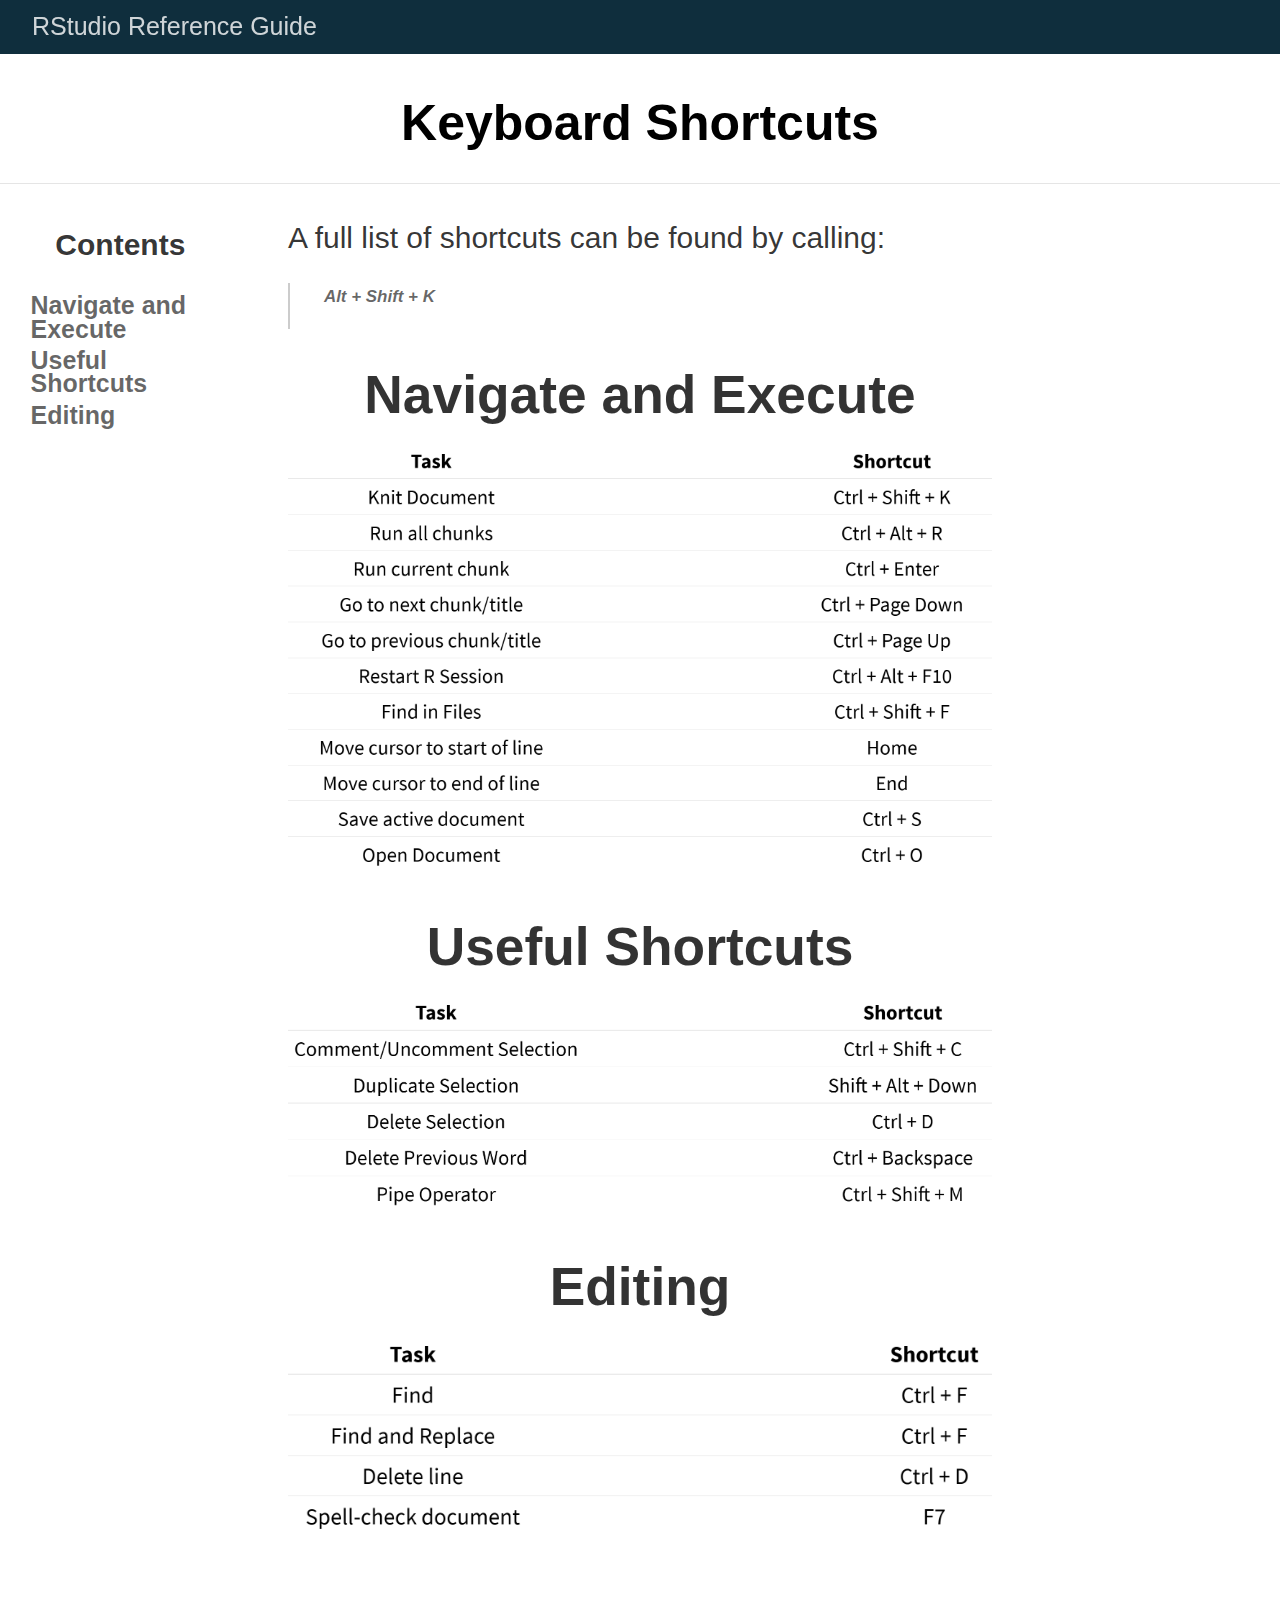
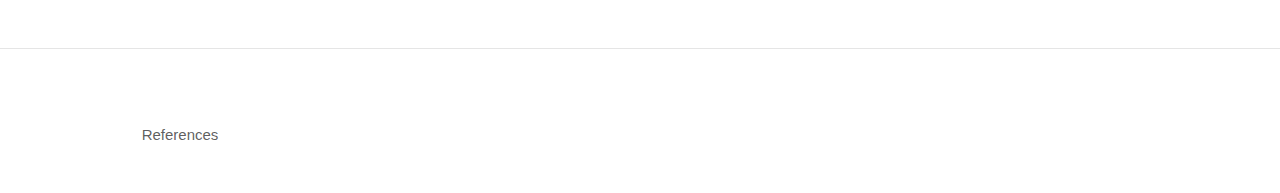
<file: about.html>
<!DOCTYPE html>

<html xmlns="http://www.w3.org/1999/xhtml" lang="" xml:lang="">

<head>
  <meta charset="utf-8"/>
  <meta name="viewport" content="width=device-width, initial-scale=1"/>
  <meta http-equiv="X-UA-Compatible" content="IE=Edge,chrome=1"/>
  <meta name="generator" content="distill" />

  <style type="text/css">
  /* Hide doc at startup (prevent jankiness while JS renders/transforms) */
  body {
    visibility: hidden;
  }
  </style>

 <!--radix_placeholder_import_source-->
 <!--/radix_placeholder_import_source-->

<style type="text/css">code{white-space: pre;}</style>
<style type="text/css" data-origin="pandoc">
pre > code.sourceCode { white-space: pre; position: relative; }
pre > code.sourceCode > span { line-height: 1.25; }
pre > code.sourceCode > span:empty { height: 1.2em; }
.sourceCode { overflow: visible; }
code.sourceCode > span { color: inherit; text-decoration: inherit; }
div.sourceCode { margin: 1em 0; }
pre.sourceCode { margin: 0; }
@media screen {
div.sourceCode { overflow: auto; }
}
@media print {
pre > code.sourceCode { white-space: pre-wrap; }
pre > code.sourceCode > span { display: inline-block; text-indent: -5em; padding-left: 5em; }
}
pre.numberSource code
  { counter-reset: source-line 0; }
pre.numberSource code > span
  { position: relative; left: -4em; counter-increment: source-line; }
pre.numberSource code > span > a:first-child::before
  { content: counter(source-line);
    position: relative; left: -1em; text-align: right; vertical-align: baseline;
    border: none; display: inline-block;
    -webkit-touch-callout: none; -webkit-user-select: none;
    -khtml-user-select: none; -moz-user-select: none;
    -ms-user-select: none; user-select: none;
    padding: 0 4px; width: 4em;
    color: #aaaaaa;
  }
pre.numberSource { margin-left: 3em; border-left: 1px solid #aaaaaa;  padding-left: 4px; }
div.sourceCode
  { color: #00769e; background-color: #f1f3f5; }
@media screen {
pre > code.sourceCode > span > a:first-child::before { text-decoration: underline; }
}
code span { color: #00769e; } /* Normal */
code span.al { color: #ad0000; } /* Alert */
code span.an { color: #5e5e5e; } /* Annotation */
code span.at { color: #657422; } /* Attribute */
code span.bn { color: #ad0000; } /* BaseN */
code span.bu { } /* BuiltIn */
code span.cf { color: #00769e; } /* ControlFlow */
code span.ch { color: #20794d; } /* Char */
code span.cn { color: #8f5902; } /* Constant */
code span.co { color: #5e5e5e; } /* Comment */
code span.cv { color: #5e5e5e; font-style: italic; } /* CommentVar */
code span.do { color: #5e5e5e; font-style: italic; } /* Documentation */
code span.dt { color: #ad0000; } /* DataType */
code span.dv { color: #ad0000; } /* DecVal */
code span.er { color: #ad0000; } /* Error */
code span.ex { } /* Extension */
code span.fl { color: #ad0000; } /* Float */
code span.fu { color: #4758ab; } /* Function */
code span.im { } /* Import */
code span.in { color: #5e5e5e; } /* Information */
code span.kw { color: #00769e; } /* Keyword */
code span.op { color: #5e5e5e; } /* Operator */
code span.ot { color: #00769e; } /* Other */
code span.pp { color: #ad0000; } /* Preprocessor */
code span.sc { color: #5e5e5e; } /* SpecialChar */
code span.ss { color: #20794d; } /* SpecialString */
code span.st { color: #20794d; } /* String */
code span.va { color: #111111; } /* Variable */
code span.vs { color: #20794d; } /* VerbatimString */
code span.wa { color: #5e5e5e; font-style: italic; } /* Warning */
</style>


  <!--radix_placeholder_meta_tags-->
  <title>RStudio Reference Guide: Keyboard Shortcuts</title>




  <!--  https://developers.facebook.com/docs/sharing/webmasters#markup -->
  <meta property="og:title" content="RStudio Reference Guide: Keyboard Shortcuts"/>
  <meta property="og:type" content="article"/>
  <meta property="og:locale" content="en_US"/>
  <meta property="og:site_name" content="RStudio Reference Guide"/>

  <!--  https://dev.twitter.com/cards/types/summary -->
  <meta property="twitter:card" content="summary"/>
  <meta property="twitter:title" content="RStudio Reference Guide: Keyboard Shortcuts"/>

  <!--/radix_placeholder_meta_tags-->
  
  <!--radix_placeholder_rmarkdown_metadata-->

  <script type="text/json" id="radix-rmarkdown-metadata">
  {"type":"list","attributes":{"names":{"type":"character","attributes":{},"value":["title","output","theme","bibliography"]}},"value":[{"type":"character","attributes":{},"value":["Keyboard Shortcuts"]},{"type":"list","attributes":{"names":{"type":"character","attributes":{},"value":["distill::distill_article"]}},"value":[{"type":"list","attributes":{"names":{"type":"character","attributes":{},"value":["toc","toc_depth"]}},"value":[{"type":"logical","attributes":{},"value":[true]},{"type":"integer","attributes":{},"value":[2]}]}]},{"type":"character","attributes":{},"value":["theme.css"]},{"type":"character","attributes":{},"value":["bib.bibtex"]}]}
  </script>
  <!--/radix_placeholder_rmarkdown_metadata-->
  <!--radix_placeholder_navigation_in_header-->
  <meta name="distill:offset" content=""/>

  <script type="application/javascript">

    window.headroom_prevent_pin = false;

    window.document.addEventListener("DOMContentLoaded", function (event) {

      // initialize headroom for banner
      var header = $('header').get(0);
      var headerHeight = header.offsetHeight;
      var headroom = new Headroom(header, {
        tolerance: 5,
        onPin : function() {
          if (window.headroom_prevent_pin) {
            window.headroom_prevent_pin = false;
            headroom.unpin();
          }
        }
      });
      headroom.init();
      if(window.location.hash)
        headroom.unpin();
      $(header).addClass('headroom--transition');

      // offset scroll location for banner on hash change
      // (see: https://github.com/WickyNilliams/headroom.js/issues/38)
      window.addEventListener("hashchange", function(event) {
        window.scrollTo(0, window.pageYOffset - (headerHeight + 25));
      });

      // responsive menu
      $('.distill-site-header').each(function(i, val) {
        var topnav = $(this);
        var toggle = topnav.find('.nav-toggle');
        toggle.on('click', function() {
          topnav.toggleClass('responsive');
        });
      });

      // nav dropdowns
      $('.nav-dropbtn').click(function(e) {
        $(this).next('.nav-dropdown-content').toggleClass('nav-dropdown-active');
        $(this).parent().siblings('.nav-dropdown')
           .children('.nav-dropdown-content').removeClass('nav-dropdown-active');
      });
      $("body").click(function(e){
        $('.nav-dropdown-content').removeClass('nav-dropdown-active');
      });
      $(".nav-dropdown").click(function(e){
        e.stopPropagation();
      });
    });
  </script>

  <style type="text/css">

  /* Theme (user-documented overrideables for nav appearance) */

  .distill-site-nav {
    color: rgba(255, 255, 255, 0.8);
    background-color: #0F2E3D;
    font-size: 15px;
    font-weight: 300;
  }

  .distill-site-nav a {
    color: inherit;
    text-decoration: none;
  }

  .distill-site-nav a:hover {
    color: white;
  }

  @media print {
    .distill-site-nav {
      display: none;
    }
  }

  .distill-site-header {

  }

  .distill-site-footer {

  }


  /* Site Header */

  .distill-site-header {
    width: 100%;
    box-sizing: border-box;
    z-index: 3;
  }

  .distill-site-header .nav-left {
    display: inline-block;
    margin-left: 8px;
  }

  @media screen and (max-width: 768px) {
    .distill-site-header .nav-left {
      margin-left: 0;
    }
  }


  .distill-site-header .nav-right {
    float: right;
    margin-right: 8px;
  }

  .distill-site-header a,
  .distill-site-header .title {
    display: inline-block;
    text-align: center;
    padding: 14px 10px 14px 10px;
  }

  .distill-site-header .title {
    font-size: 18px;
    min-width: 150px;
  }

  .distill-site-header .logo {
    padding: 0;
  }

  .distill-site-header .logo img {
    display: none;
    max-height: 20px;
    width: auto;
    margin-bottom: -4px;
  }

  .distill-site-header .nav-image img {
    max-height: 18px;
    width: auto;
    display: inline-block;
    margin-bottom: -3px;
  }



  @media screen and (min-width: 1000px) {
    .distill-site-header .logo img {
      display: inline-block;
    }
    .distill-site-header .nav-left {
      margin-left: 20px;
    }
    .distill-site-header .nav-right {
      margin-right: 20px;
    }
    .distill-site-header .title {
      padding-left: 12px;
    }
  }


  .distill-site-header .nav-toggle {
    display: none;
  }

  .nav-dropdown {
    display: inline-block;
    position: relative;
  }

  .nav-dropdown .nav-dropbtn {
    border: none;
    outline: none;
    color: rgba(255, 255, 255, 0.8);
    padding: 16px 10px;
    background-color: transparent;
    font-family: inherit;
    font-size: inherit;
    font-weight: inherit;
    margin: 0;
    margin-top: 1px;
    z-index: 2;
  }

  .nav-dropdown-content {
    display: none;
    position: absolute;
    background-color: white;
    min-width: 200px;
    border: 1px solid rgba(0,0,0,0.15);
    border-radius: 4px;
    box-shadow: 0px 8px 16px 0px rgba(0,0,0,0.1);
    z-index: 1;
    margin-top: 2px;
    white-space: nowrap;
    padding-top: 4px;
    padding-bottom: 4px;
  }

  .nav-dropdown-content hr {
    margin-top: 4px;
    margin-bottom: 4px;
    border: none;
    border-bottom: 1px solid rgba(0, 0, 0, 0.1);
  }

  .nav-dropdown-active {
    display: block;
  }

  .nav-dropdown-content a, .nav-dropdown-content .nav-dropdown-header {
    color: black;
    padding: 6px 24px;
    text-decoration: none;
    display: block;
    text-align: left;
  }

  .nav-dropdown-content .nav-dropdown-header {
    display: block;
    padding: 5px 24px;
    padding-bottom: 0;
    text-transform: uppercase;
    font-size: 14px;
    color: #999999;
    white-space: nowrap;
  }

  .nav-dropdown:hover .nav-dropbtn {
    color: white;
  }

  .nav-dropdown-content a:hover {
    background-color: #ddd;
    color: black;
  }

  .nav-right .nav-dropdown-content {
    margin-left: -45%;
    right: 0;
  }

  @media screen and (max-width: 768px) {
    .distill-site-header a, .distill-site-header .nav-dropdown  {display: none;}
    .distill-site-header a.nav-toggle {
      float: right;
      display: block;
    }
    .distill-site-header .title {
      margin-left: 0;
    }
    .distill-site-header .nav-right {
      margin-right: 0;
    }
    .distill-site-header {
      overflow: hidden;
    }
    .nav-right .nav-dropdown-content {
      margin-left: 0;
    }
  }


  @media screen and (max-width: 768px) {
    .distill-site-header.responsive {position: relative; min-height: 500px; }
    .distill-site-header.responsive a.nav-toggle {
      position: absolute;
      right: 0;
      top: 0;
    }
    .distill-site-header.responsive a,
    .distill-site-header.responsive .nav-dropdown {
      display: block;
      text-align: left;
    }
    .distill-site-header.responsive .nav-left,
    .distill-site-header.responsive .nav-right {
      width: 100%;
    }
    .distill-site-header.responsive .nav-dropdown {float: none;}
    .distill-site-header.responsive .nav-dropdown-content {position: relative;}
    .distill-site-header.responsive .nav-dropdown .nav-dropbtn {
      display: block;
      width: 100%;
      text-align: left;
    }
  }

  /* Site Footer */

  .distill-site-footer {
    width: 100%;
    overflow: hidden;
    box-sizing: border-box;
    z-index: 3;
    margin-top: 30px;
    padding-top: 30px;
    padding-bottom: 30px;
    text-align: center;
  }

  /* Headroom */

  d-title {
    padding-top: 6rem;
  }

  @media print {
    d-title {
      padding-top: 4rem;
    }
  }

  .headroom {
    z-index: 1000;
    position: fixed;
    top: 0;
    left: 0;
    right: 0;
  }

  .headroom--transition {
    transition: all .4s ease-in-out;
  }

  .headroom--unpinned {
    top: -100px;
  }

  .headroom--pinned {
    top: 0;
  }

  /* adjust viewport for navbar height */
  /* helps vertically center bootstrap (non-distill) content */
  .min-vh-100 {
    min-height: calc(100vh - 100px) !important;
  }

  </style>

  <script src="site_libs/jquery-3.6.0/jquery-3.6.0.min.js"></script>
  <link href="site_libs/font-awesome-6.5.2/css/all.min.css" rel="stylesheet"/>
  <link href="site_libs/font-awesome-6.5.2/css/v4-shims.min.css" rel="stylesheet"/>
  <script src="site_libs/headroom-0.9.4/headroom.min.js"></script>
  <script src="site_libs/autocomplete-0.37.1/autocomplete.min.js"></script>
  <script src="site_libs/fuse-6.4.1/fuse.min.js"></script>

  <script type="application/javascript">

  function getMeta(metaName) {
    var metas = document.getElementsByTagName('meta');
    for (let i = 0; i < metas.length; i++) {
      if (metas[i].getAttribute('name') === metaName) {
        return metas[i].getAttribute('content');
      }
    }
    return '';
  }

  function offsetURL(url) {
    var offset = getMeta('distill:offset');
    return offset ? offset + '/' + url : url;
  }

  function createFuseIndex() {

    // create fuse index
    var options = {
      keys: [
        { name: 'title', weight: 20 },
        { name: 'categories', weight: 15 },
        { name: 'description', weight: 10 },
        { name: 'contents', weight: 5 },
      ],
      ignoreLocation: true,
      threshold: 0
    };
    var fuse = new window.Fuse([], options);

    // fetch the main search.json
    return fetch(offsetURL('search.json'))
      .then(function(response) {
        if (response.status == 200) {
          return response.json().then(function(json) {
            // index main articles
            json.articles.forEach(function(article) {
              fuse.add(article);
            });
            // download collections and index their articles
            return Promise.all(json.collections.map(function(collection) {
              return fetch(offsetURL(collection)).then(function(response) {
                if (response.status === 200) {
                  return response.json().then(function(articles) {
                    articles.forEach(function(article) {
                      fuse.add(article);
                    });
                  })
                } else {
                  return Promise.reject(
                    new Error('Unexpected status from search index request: ' +
                              response.status)
                  );
                }
              });
            })).then(function() {
              return fuse;
            });
          });

        } else {
          return Promise.reject(
            new Error('Unexpected status from search index request: ' +
                        response.status)
          );
        }
      });
  }

  window.document.addEventListener("DOMContentLoaded", function (event) {

    // get search element (bail if we don't have one)
    var searchEl = window.document.getElementById('distill-search');
    if (!searchEl)
      return;

    createFuseIndex()
      .then(function(fuse) {

        // make search box visible
        searchEl.classList.remove('hidden');

        // initialize autocomplete
        var options = {
          autoselect: true,
          hint: false,
          minLength: 2,
        };
        window.autocomplete(searchEl, options, [{
          source: function(query, callback) {
            const searchOptions = {
              isCaseSensitive: false,
              shouldSort: true,
              minMatchCharLength: 2,
              limit: 10,
            };
            var results = fuse.search(query, searchOptions);
            callback(results
              .map(function(result) { return result.item; })
            );
          },
          templates: {
            suggestion: function(suggestion) {
              var img = suggestion.preview && Object.keys(suggestion.preview).length > 0
                ? `<img src="${offsetURL(suggestion.preview)}"</img>`
                : '';
              var html = `
                <div class="search-item">
                  <h3>${suggestion.title}</h3>
                  <div class="search-item-description">
                    ${suggestion.description || ''}
                  </div>
                  <div class="search-item-preview">
                    ${img}
                  </div>
                </div>
              `;
              return html;
            }
          }
        }]).on('autocomplete:selected', function(event, suggestion) {
          window.location.href = offsetURL(suggestion.path);
        });
        // remove inline display style on autocompleter (we want to
        // manage responsive display via css)
        $('.algolia-autocomplete').css("display", "");
      })
      .catch(function(error) {
        console.log(error);
      });

  });

  </script>

  <style type="text/css">

  .nav-search {
    font-size: x-small;
  }

  /* Algolioa Autocomplete */

  .algolia-autocomplete {
    display: inline-block;
    margin-left: 10px;
    vertical-align: sub;
    background-color: white;
    color: black;
    padding: 6px;
    padding-top: 8px;
    padding-bottom: 0;
    border-radius: 6px;
    border: 1px #0F2E3D solid;
    width: 180px;
  }


  @media screen and (max-width: 768px) {
    .distill-site-nav .algolia-autocomplete {
      display: none;
      visibility: hidden;
    }
    .distill-site-nav.responsive .algolia-autocomplete {
      display: inline-block;
      visibility: visible;
    }
    .distill-site-nav.responsive .algolia-autocomplete .aa-dropdown-menu {
      margin-left: 0;
      width: 400px;
      max-height: 400px;
    }
  }

  .algolia-autocomplete .aa-input, .algolia-autocomplete .aa-hint {
    width: 90%;
    outline: none;
    border: none;
  }

  .algolia-autocomplete .aa-hint {
    color: #999;
  }
  .algolia-autocomplete .aa-dropdown-menu {
    width: 550px;
    max-height: 70vh;
    overflow-x: visible;
    overflow-y: scroll;
    padding: 5px;
    margin-top: 3px;
    margin-left: -150px;
    background-color: #fff;
    border-radius: 5px;
    border: 1px solid #999;
    border-top: none;
  }

  .algolia-autocomplete .aa-dropdown-menu .aa-suggestion {
    cursor: pointer;
    padding: 5px 4px;
    border-bottom: 1px solid #eee;
  }

  .algolia-autocomplete .aa-dropdown-menu .aa-suggestion:last-of-type {
    border-bottom: none;
    margin-bottom: 2px;
  }

  .algolia-autocomplete .aa-dropdown-menu .aa-suggestion .search-item {
    overflow: hidden;
    font-size: 0.8em;
    line-height: 1.4em;
  }

  .algolia-autocomplete .aa-dropdown-menu .aa-suggestion .search-item h3 {
    font-size: 1rem;
    margin-block-start: 0;
    margin-block-end: 5px;
  }

  .algolia-autocomplete .aa-dropdown-menu .aa-suggestion .search-item-description {
    display: inline-block;
    overflow: hidden;
    height: 2.8em;
    width: 80%;
    margin-right: 4%;
  }

  .algolia-autocomplete .aa-dropdown-menu .aa-suggestion .search-item-preview {
    display: inline-block;
    width: 15%;
  }

  .algolia-autocomplete .aa-dropdown-menu .aa-suggestion .search-item-preview img {
    height: 3em;
    width: auto;
    display: none;
  }

  .algolia-autocomplete .aa-dropdown-menu .aa-suggestion .search-item-preview img[src] {
    display: initial;
  }

  .algolia-autocomplete .aa-dropdown-menu .aa-suggestion.aa-cursor {
    background-color: #eee;
  }
  .algolia-autocomplete .aa-dropdown-menu .aa-suggestion em {
    font-weight: bold;
    font-style: normal;
  }

  </style>


  <!--/radix_placeholder_navigation_in_header-->
  <!--radix_placeholder_distill-->

  <style type="text/css">

  body {
    background-color: white;
  }

  .pandoc-table {
    width: 100%;
  }

  .pandoc-table>caption {
    margin-bottom: 10px;
  }

  .pandoc-table th:not([align]) {
    text-align: left;
  }

  .pagedtable-footer {
    font-size: 15px;
  }

  d-byline .byline {
    grid-template-columns: 2fr 2fr;
  }

  d-byline .byline h3 {
    margin-block-start: 1.5em;
  }

  d-byline .byline .authors-affiliations h3 {
    margin-block-start: 0.5em;
  }

  .authors-affiliations .orcid-id {
    width: 16px;
    height:16px;
    margin-left: 4px;
    margin-right: 4px;
    vertical-align: middle;
    padding-bottom: 2px;
  }

  d-title .dt-tags {
    margin-top: 1em;
    grid-column: text;
  }

  .dt-tags .dt-tag {
    text-decoration: none;
    display: inline-block;
    color: rgba(0,0,0,0.6);
    padding: 0em 0.4em;
    margin-right: 0.5em;
    margin-bottom: 0.4em;
    font-size: 70%;
    border: 1px solid rgba(0,0,0,0.2);
    border-radius: 3px;
    text-transform: uppercase;
    font-weight: 500;
  }

  d-article table.gt_table td,
  d-article table.gt_table th {
    border-bottom: none;
    font-size: 100%;
  }

  .html-widget {
    margin-bottom: 2.0em;
  }

  .l-screen-inset {
    padding-right: 16px;
  }

  .l-screen .caption {
    margin-left: 10px;
  }

  .shaded {
    background: rgb(247, 247, 247);
    padding-top: 20px;
    padding-bottom: 20px;
    border-top: 1px solid rgba(0, 0, 0, 0.1);
    border-bottom: 1px solid rgba(0, 0, 0, 0.1);
  }

  .shaded .html-widget {
    margin-bottom: 0;
    border: 1px solid rgba(0, 0, 0, 0.1);
  }

  .shaded .shaded-content {
    background: white;
  }

  .text-output {
    margin-top: 0;
    line-height: 1.5em;
  }

  .hidden {
    display: none !important;
  }

  hr.section-separator {
    border: none;
    border-top: 1px solid rgba(0, 0, 0, 0.1);
    margin: 0px;
  }


  d-byline {
    border-top: none;
  }

  d-article {
    padding-top: 2.5rem;
    padding-bottom: 30px;
    border-top: none;
  }

  d-appendix {
    padding-top: 30px;
  }

  d-article>p>img {
    width: 100%;
  }

  d-article h2 {
    margin: 1rem 0 1.5rem 0;
  }

  d-article h3 {
    margin-top: 1.5rem;
  }

  d-article iframe {
    border: 1px solid rgba(0, 0, 0, 0.1);
    margin-bottom: 2.0em;
    width: 100%;
  }

  /* Tweak code blocks */

  d-article div.sourceCode code,
  d-article pre code {
    font-family: Consolas, Monaco, 'Andale Mono', 'Ubuntu Mono', monospace;
  }

  d-article pre,
  d-article div.sourceCode,
  d-article div.sourceCode pre {
    overflow: auto;
  }

  d-article div.sourceCode {
    background-color: white;
  }

  d-article div.sourceCode pre {
    padding-left: 10px;
    font-size: 12px;
    border-left: 2px solid rgba(0,0,0,0.1);
  }

  d-article pre {
    font-size: 12px;
    color: black;
    background: none;
    margin-top: 0;
    text-align: left;
    white-space: pre;
    word-spacing: normal;
    word-break: normal;
    word-wrap: normal;
    line-height: 1.5;

    -moz-tab-size: 4;
    -o-tab-size: 4;
    tab-size: 4;

    -webkit-hyphens: none;
    -moz-hyphens: none;
    -ms-hyphens: none;
    hyphens: none;
  }

  d-article pre a {
    border-bottom: none;
  }

  d-article pre a:hover {
    border-bottom: none;
    text-decoration: underline;
  }

  d-article details {
    grid-column: text;
    margin-bottom: 0.8em;
  }

  @media(min-width: 768px) {

  d-article pre,
  d-article div.sourceCode,
  d-article div.sourceCode pre {
    overflow: visible !important;
  }

  d-article div.sourceCode pre {
    padding-left: 18px;
    font-size: 14px;
  }

  /* tweak for Pandoc numbered line within distill */
  d-article pre.numberSource code > span {
      left: -2em;
  }

  d-article pre {
    font-size: 14px;
  }

  }

  figure img.external {
    background: white;
    border: 1px solid rgba(0, 0, 0, 0.1);
    box-shadow: 0 1px 8px rgba(0, 0, 0, 0.1);
    padding: 18px;
    box-sizing: border-box;
  }

  /* CSS for d-contents */

  .d-contents {
    grid-column: text;
    color: rgba(0,0,0,0.8);
    font-size: 0.9em;
    padding-bottom: 1em;
    margin-bottom: 1em;
    padding-bottom: 0.5em;
    margin-bottom: 1em;
    padding-left: 0.25em;
    justify-self: start;
  }

  @media(min-width: 1000px) {
    .d-contents.d-contents-float {
      height: 0;
      grid-column-start: 1;
      grid-column-end: 4;
      justify-self: center;
      padding-right: 3em;
      padding-left: 2em;
    }
  }

  .d-contents nav h3 {
    font-size: 18px;
    margin-top: 0;
    margin-bottom: 1em;
  }

  .d-contents li {
    list-style-type: none
  }

  .d-contents nav > ul {
    padding-left: 0;
  }

  .d-contents ul {
    padding-left: 1em
  }

  .d-contents nav ul li {
    margin-top: 0.6em;
    margin-bottom: 0.2em;
  }

  .d-contents nav a {
    font-size: 13px;
    border-bottom: none;
    text-decoration: none
    color: rgba(0, 0, 0, 0.8);
  }

  .d-contents nav a:hover {
    text-decoration: underline solid rgba(0, 0, 0, 0.6)
  }

  .d-contents nav > ul > li > a {
    font-weight: 600;
  }

  .d-contents nav > ul > li > ul {
    font-weight: inherit;
  }

  .d-contents nav > ul > li > ul > li {
    margin-top: 0.2em;
  }


  .d-contents nav ul {
    margin-top: 0;
    margin-bottom: 0.25em;
  }

  .d-article-with-toc h2:nth-child(2) {
    margin-top: 0;
  }


  /* Figure */

  .figure {
    position: relative;
    margin-bottom: 2.5em;
    margin-top: 1.5em;
  }

  .figure .caption {
    color: rgba(0, 0, 0, 0.6);
    font-size: 12px;
    line-height: 1.5em;
  }

  .figure img.external {
    background: white;
    border: 1px solid rgba(0, 0, 0, 0.1);
    box-shadow: 0 1px 8px rgba(0, 0, 0, 0.1);
    padding: 18px;
    box-sizing: border-box;
  }

  .figure .caption a {
    color: rgba(0, 0, 0, 0.6);
  }

  .figure .caption b,
  .figure .caption strong, {
    font-weight: 600;
    color: rgba(0, 0, 0, 1.0);
  }

  /* Citations */

  d-article .citation {
    color: inherit;
    cursor: inherit;
  }

  div.hanging-indent{
    margin-left: 1em; text-indent: -1em;
  }

  /* Citation hover box */

  .tippy-box[data-theme~=light-border] {
    background-color: rgba(250, 250, 250, 0.95);
  }

  .tippy-content > p {
    margin-bottom: 0;
    padding: 2px;
  }


  /* Tweak 1000px media break to show more text */

  @media(min-width: 1000px) {
    .base-grid,
    distill-header,
    d-title,
    d-abstract,
    d-article,
    d-appendix,
    distill-appendix,
    d-byline,
    d-footnote-list,
    d-citation-list,
    distill-footer {
      grid-template-columns: [screen-start] 1fr [page-start kicker-start] 80px [middle-start] 50px [text-start kicker-end] 65px 65px 65px 65px 65px 65px 65px 65px [text-end gutter-start] 65px [middle-end] 65px [page-end gutter-end] 1fr [screen-end];
      grid-column-gap: 16px;
    }

    .grid {
      grid-column-gap: 16px;
    }

    d-article {
      font-size: 1.06rem;
      line-height: 1.7em;
    }
    figure .caption, .figure .caption, figure figcaption {
      font-size: 13px;
    }
  }

  @media(min-width: 1180px) {
    .base-grid,
    distill-header,
    d-title,
    d-abstract,
    d-article,
    d-appendix,
    distill-appendix,
    d-byline,
    d-footnote-list,
    d-citation-list,
    distill-footer {
      grid-template-columns: [screen-start] 1fr [page-start kicker-start] 60px [middle-start] 60px [text-start kicker-end] 60px 60px 60px 60px 60px 60px 60px 60px [text-end gutter-start] 60px [middle-end] 60px [page-end gutter-end] 1fr [screen-end];
      grid-column-gap: 32px;
    }

    .grid {
      grid-column-gap: 32px;
    }
  }


  /* Get the citation styles for the appendix (not auto-injected on render since
     we do our own rendering of the citation appendix) */

  d-appendix .citation-appendix,
  .d-appendix .citation-appendix {
    font-size: 11px;
    line-height: 15px;
    border-left: 1px solid rgba(0, 0, 0, 0.1);
    padding-left: 18px;
    border: 1px solid rgba(0,0,0,0.1);
    background: rgba(0, 0, 0, 0.02);
    padding: 10px 18px;
    border-radius: 3px;
    color: rgba(150, 150, 150, 1);
    overflow: hidden;
    margin-top: -12px;
    white-space: pre-wrap;
    word-wrap: break-word;
  }

  /* Include appendix styles here so they can be overridden */

  d-appendix {
    contain: layout style;
    font-size: 0.8em;
    line-height: 1.7em;
    margin-top: 60px;
    margin-bottom: 0;
    border-top: 1px solid rgba(0, 0, 0, 0.1);
    color: rgba(0,0,0,0.5);
    padding-top: 60px;
    padding-bottom: 48px;
  }

  d-appendix h3 {
    grid-column: page-start / text-start;
    font-size: 15px;
    font-weight: 500;
    margin-top: 1em;
    margin-bottom: 0;
    color: rgba(0,0,0,0.65);
  }

  d-appendix h3 + * {
    margin-top: 1em;
  }

  d-appendix ol {
    padding: 0 0 0 15px;
  }

  @media (min-width: 768px) {
    d-appendix ol {
      padding: 0 0 0 30px;
      margin-left: -30px;
    }
  }

  d-appendix li {
    margin-bottom: 1em;
  }

  d-appendix a {
    color: rgba(0, 0, 0, 0.6);
  }

  d-appendix > * {
    grid-column: text;
  }

  d-appendix > d-footnote-list,
  d-appendix > d-citation-list,
  d-appendix > distill-appendix {
    grid-column: screen;
  }

  /* Include footnote styles here so they can be overridden */

  d-footnote-list {
    contain: layout style;
  }

  d-footnote-list > * {
    grid-column: text;
  }

  d-footnote-list a.footnote-backlink {
    color: rgba(0,0,0,0.3);
    padding-left: 0.5em;
  }



  /* Anchor.js */

  .anchorjs-link {
    /*transition: all .25s linear; */
    text-decoration: none;
    border-bottom: none;
  }
  *:hover > .anchorjs-link {
    margin-left: -1.125em !important;
    text-decoration: none;
    border-bottom: none;
  }

  /* Social footer */

  .social_footer {
    margin-top: 30px;
    margin-bottom: 0;
    color: rgba(0,0,0,0.67);
  }

  .disqus-comments {
    margin-right: 30px;
  }

  .disqus-comment-count {
    border-bottom: 1px solid rgba(0, 0, 0, 0.4);
    cursor: pointer;
  }

  #disqus_thread {
    margin-top: 30px;
  }

  .article-sharing a {
    border-bottom: none;
    margin-right: 8px;
  }

  .article-sharing a:hover {
    border-bottom: none;
  }

  .sidebar-section.subscribe {
    font-size: 12px;
    line-height: 1.6em;
  }

  .subscribe p {
    margin-bottom: 0.5em;
  }


  .article-footer .subscribe {
    font-size: 15px;
    margin-top: 45px;
  }


  .sidebar-section.custom {
    font-size: 12px;
    line-height: 1.6em;
  }

  .custom p {
    margin-bottom: 0.5em;
  }

  /* Styles for listing layout (hide title) */
  .layout-listing d-title, .layout-listing .d-title {
    display: none;
  }

  /* Styles for posts lists (not auto-injected) */


  .posts-with-sidebar {
    padding-left: 45px;
    padding-right: 45px;
  }

  .posts-list .description h2,
  .posts-list .description p {
    font-family: -apple-system, BlinkMacSystemFont, "Segoe UI", Roboto, Oxygen, Ubuntu, Cantarell, "Fira Sans", "Droid Sans", "Helvetica Neue", Arial, sans-serif;
  }

  .posts-list .description h2 {
    font-weight: 700;
    border-bottom: none;
    padding-bottom: 0;
  }

  .posts-list h2.post-tag {
    border-bottom: 1px solid rgba(0, 0, 0, 0.2);
    padding-bottom: 12px;
  }
  .posts-list {
    margin-top: 60px;
    margin-bottom: 24px;
  }

  .posts-list .post-preview {
    text-decoration: none;
    overflow: hidden;
    display: block;
    border-bottom: 1px solid rgba(0, 0, 0, 0.1);
    padding: 24px 0;
  }

  .post-preview-last {
    border-bottom: none !important;
  }

  .posts-list .posts-list-caption {
    grid-column: screen;
    font-weight: 400;
  }

  .posts-list .post-preview h2 {
    margin: 0 0 6px 0;
    line-height: 1.2em;
    font-style: normal;
    font-size: 24px;
  }

  .posts-list .post-preview p {
    margin: 0 0 12px 0;
    line-height: 1.4em;
    font-size: 16px;
  }

  .posts-list .post-preview .thumbnail {
    box-sizing: border-box;
    margin-bottom: 24px;
    position: relative;
    max-width: 500px;
  }
  .posts-list .post-preview img {
    width: 100%;
    display: block;
  }

  .posts-list .metadata {
    font-size: 12px;
    line-height: 1.4em;
    margin-bottom: 18px;
  }

  .posts-list .metadata > * {
    display: inline-block;
  }

  .posts-list .metadata .publishedDate {
    margin-right: 2em;
  }

  .posts-list .metadata .dt-authors {
    display: block;
    margin-top: 0.3em;
    margin-right: 2em;
  }

  .posts-list .dt-tags {
    display: block;
    line-height: 1em;
  }

  .posts-list .dt-tags .dt-tag {
    display: inline-block;
    color: rgba(0,0,0,0.6);
    padding: 0.3em 0.4em;
    margin-right: 0.2em;
    margin-bottom: 0.4em;
    font-size: 60%;
    border: 1px solid rgba(0,0,0,0.2);
    border-radius: 3px;
    text-transform: uppercase;
    font-weight: 500;
  }

  .posts-list img {
    opacity: 1;
  }

  .posts-list img[data-src] {
    opacity: 0;
  }

  .posts-more {
    clear: both;
  }


  .posts-sidebar {
    font-size: 16px;
  }

  .posts-sidebar h3 {
    font-size: 16px;
    margin-top: 0;
    margin-bottom: 0.5em;
    font-weight: 400;
    text-transform: uppercase;
  }

  .sidebar-section {
    margin-bottom: 30px;
  }

  .categories ul {
    list-style-type: none;
    margin: 0;
    padding: 0;
  }

  .categories li {
    color: rgba(0, 0, 0, 0.8);
    margin-bottom: 0;
  }

  .categories li>a {
    border-bottom: none;
  }

  .categories li>a:hover {
    border-bottom: 1px solid rgba(0, 0, 0, 0.4);
  }

  .categories .active {
    font-weight: 600;
  }

  .categories .category-count {
    color: rgba(0, 0, 0, 0.4);
  }


  @media(min-width: 768px) {
    .posts-list .post-preview h2 {
      font-size: 26px;
    }
    .posts-list .post-preview .thumbnail {
      float: right;
      width: 30%;
      margin-bottom: 0;
    }
    .posts-list .post-preview .description {
      float: left;
      width: 45%;
    }
    .posts-list .post-preview .metadata {
      float: left;
      width: 20%;
      margin-top: 8px;
    }
    .posts-list .post-preview p {
      margin: 0 0 12px 0;
      line-height: 1.5em;
      font-size: 16px;
    }
    .posts-with-sidebar .posts-list {
      float: left;
      width: 75%;
    }
    .posts-with-sidebar .posts-sidebar {
      float: right;
      width: 20%;
      margin-top: 60px;
      padding-top: 24px;
      padding-bottom: 24px;
    }
  }


  /* Improve display for browsers without grid (IE/Edge <= 15) */

  .downlevel {
    line-height: 1.6em;
    font-family: -apple-system, BlinkMacSystemFont, "Segoe UI", Roboto, Oxygen, Ubuntu, Cantarell, "Fira Sans", "Droid Sans", "Helvetica Neue", Arial, sans-serif;
    margin: 0;
  }

  .downlevel .d-title {
    padding-top: 6rem;
    padding-bottom: 1.5rem;
  }

  .downlevel .d-title h1 {
    font-size: 50px;
    font-weight: 700;
    line-height: 1.1em;
    margin: 0 0 0.5rem;
  }

  .downlevel .d-title p {
    font-weight: 300;
    font-size: 1.2rem;
    line-height: 1.55em;
    margin-top: 0;
  }

  .downlevel .d-byline {
    padding-top: 0.8em;
    padding-bottom: 0.8em;
    font-size: 0.8rem;
    line-height: 1.8em;
  }

  .downlevel .section-separator {
    border: none;
    border-top: 1px solid rgba(0, 0, 0, 0.1);
  }

  .downlevel .d-article {
    font-size: 1.06rem;
    line-height: 1.7em;
    padding-top: 1rem;
    padding-bottom: 2rem;
  }


  .downlevel .d-appendix {
    padding-left: 0;
    padding-right: 0;
    max-width: none;
    font-size: 0.8em;
    line-height: 1.7em;
    margin-bottom: 0;
    color: rgba(0,0,0,0.5);
    padding-top: 40px;
    padding-bottom: 48px;
  }

  .downlevel .footnotes ol {
    padding-left: 13px;
  }

  .downlevel .base-grid,
  .downlevel .distill-header,
  .downlevel .d-title,
  .downlevel .d-abstract,
  .downlevel .d-article,
  .downlevel .d-appendix,
  .downlevel .distill-appendix,
  .downlevel .d-byline,
  .downlevel .d-footnote-list,
  .downlevel .d-citation-list,
  .downlevel .distill-footer,
  .downlevel .appendix-bottom,
  .downlevel .posts-container {
    padding-left: 40px;
    padding-right: 40px;
  }

  @media(min-width: 768px) {
    .downlevel .base-grid,
    .downlevel .distill-header,
    .downlevel .d-title,
    .downlevel .d-abstract,
    .downlevel .d-article,
    .downlevel .d-appendix,
    .downlevel .distill-appendix,
    .downlevel .d-byline,
    .downlevel .d-footnote-list,
    .downlevel .d-citation-list,
    .downlevel .distill-footer,
    .downlevel .appendix-bottom,
    .downlevel .posts-container {
    padding-left: 150px;
    padding-right: 150px;
    max-width: 900px;
  }
  }

  .downlevel pre code {
    display: block;
    border-left: 2px solid rgba(0, 0, 0, .1);
    padding: 0 0 0 20px;
    font-size: 14px;
  }

  .downlevel code, .downlevel pre {
    color: black;
    background: none;
    font-family: Consolas, Monaco, 'Andale Mono', 'Ubuntu Mono', monospace;
    text-align: left;
    white-space: pre;
    word-spacing: normal;
    word-break: normal;
    word-wrap: normal;
    line-height: 1.5;

    -moz-tab-size: 4;
    -o-tab-size: 4;
    tab-size: 4;

    -webkit-hyphens: none;
    -moz-hyphens: none;
    -ms-hyphens: none;
    hyphens: none;
  }

  .downlevel .posts-list .post-preview {
    color: inherit;
  }



  </style>

  <script type="application/javascript">

  function is_downlevel_browser() {
    if (bowser.isUnsupportedBrowser({ msie: "12", msedge: "16"},
                                   window.navigator.userAgent)) {
      return true;
    } else {
      return window.load_distill_framework === undefined;
    }
  }

  // show body when load is complete
  function on_load_complete() {

    // add anchors
    if (window.anchors) {
      window.anchors.options.placement = 'left';
      window.anchors.add('d-article > h2, d-article > h3, d-article > h4, d-article > h5');
    }


    // set body to visible
    document.body.style.visibility = 'visible';

    // force redraw for leaflet widgets
    if (window.HTMLWidgets) {
      var maps = window.HTMLWidgets.findAll(".leaflet");
      $.each(maps, function(i, el) {
        var map = this.getMap();
        map.invalidateSize();
        map.eachLayer(function(layer) {
          if (layer instanceof L.TileLayer)
            layer.redraw();
        });
      });
    }

    // trigger 'shown' so htmlwidgets resize
    $('d-article').trigger('shown');
  }

  function init_distill() {

    init_common();

    // create front matter
    var front_matter = $('<d-front-matter></d-front-matter>');
    $('#distill-front-matter').wrap(front_matter);

    // create d-title
    $('.d-title').changeElementType('d-title');

    // separator
    var separator = '<hr class="section-separator" style="clear: both"/>';
    // prepend separator above appendix
    $('.d-byline').before(separator);
    $('.d-article').before(separator);

    // create d-byline
    var byline = $('<d-byline></d-byline>');
    $('.d-byline').replaceWith(byline);

    // create d-article
    var article = $('<d-article></d-article>');
    $('.d-article').wrap(article).children().unwrap();

    // move posts container into article
    $('.posts-container').appendTo($('d-article'));

    // create d-appendix
    $('.d-appendix').changeElementType('d-appendix');

    // flag indicating that we have appendix items
    var appendix = $('.appendix-bottom').children('h3').length > 0;

    // replace footnotes with <d-footnote>
    $('.footnote-ref').each(function(i, val) {
      appendix = true;
      var href = $(this).attr('href');
      var id = href.replace('#', '');
      var fn = $('#' + id);
      var fn_p = $('#' + id + '>p');
      fn_p.find('.footnote-back').remove();
      var text = fn_p.html();
      var dtfn = $('<d-footnote></d-footnote>');
      dtfn.html(text);
      $(this).replaceWith(dtfn);
    });
    // remove footnotes
    $('.footnotes').remove();

    // move refs into #references-listing
    $('#references-listing').replaceWith($('#refs'));

    $('h1.appendix, h2.appendix').each(function(i, val) {
      $(this).changeElementType('h3');
    });
    $('h3.appendix').each(function(i, val) {
      var id = $(this).attr('id');
      $('.d-contents a[href="#' + id + '"]').parent().remove();
      appendix = true;
      $(this).nextUntil($('h1, h2, h3')).addBack().appendTo($('d-appendix'));
    });

    // show d-appendix if we have appendix content
    $("d-appendix").css('display', appendix ? 'grid' : 'none');

    // localize layout chunks to just output
    $('.layout-chunk').each(function(i, val) {

      // capture layout
      var layout = $(this).attr('data-layout');

      // apply layout to markdown level block elements
      var elements = $(this).children().not('details, div.sourceCode, pre, script');
      elements.each(function(i, el) {
        var layout_div = $('<div class="' + layout + '"></div>');
        if (layout_div.hasClass('shaded')) {
          var shaded_content = $('<div class="shaded-content"></div>');
          $(this).wrap(shaded_content);
          $(this).parent().wrap(layout_div);
        } else {
          $(this).wrap(layout_div);
        }
      });


      // unwrap the layout-chunk div
      $(this).children().unwrap();
    });

    // remove code block used to force  highlighting css
    $('.distill-force-highlighting-css').parent().remove();

    // remove empty line numbers inserted by pandoc when using a
    // custom syntax highlighting theme, except when numbering line
    // in code chunk
    $('pre:not(.numberLines) code.sourceCode a:empty').remove();

    // load distill framework
    load_distill_framework();

    // wait for window.distillRunlevel == 4 to do post processing
    function distill_post_process() {

      if (!window.distillRunlevel || window.distillRunlevel < 4)
        return;

      // hide author/affiliations entirely if we have no authors
      var front_matter = JSON.parse($("#distill-front-matter").html());
      var have_authors = front_matter.authors && front_matter.authors.length > 0;
      if (!have_authors)
        $('d-byline').addClass('hidden');

      // article with toc class
      $('.d-contents').parent().addClass('d-article-with-toc');

      // strip links that point to #
      $('.authors-affiliations').find('a[href="#"]').removeAttr('href');

      // add orcid ids
      $('.authors-affiliations').find('.author').each(function(i, el) {
        var orcid_id = front_matter.authors[i].orcidID;
        var author_name = front_matter.authors[i].author
        if (orcid_id) {
          var a = $('<a></a>');
          a.attr('href', 'https://orcid.org/' + orcid_id);
          var img = $('<img></img>');
          img.addClass('orcid-id');
          img.attr('alt', author_name ? 'ORCID ID for ' + author_name : 'ORCID ID');
          img.attr('src','[data-uri]');
          a.append(img);
          $(this).append(a);
        }
      });

      // hide elements of author/affiliations grid that have no value
      function hide_byline_column(caption) {
        $('d-byline').find('h3:contains("' + caption + '")').parent().css('visibility', 'hidden');
      }

      // affiliations
      var have_affiliations = false;
      for (var i = 0; i<front_matter.authors.length; ++i) {
        var author = front_matter.authors[i];
        if (author.affiliation !== "&nbsp;") {
          have_affiliations = true;
          break;
        }
      }
      if (!have_affiliations)
        $('d-byline').find('h3:contains("Affiliations")').css('visibility', 'hidden');

      // published date
      if (!front_matter.publishedDate)
        hide_byline_column("Published");

      // document object identifier
      var doi = $('d-byline').find('h3:contains("DOI")');
      var doi_p = doi.next().empty();
      if (!front_matter.doi) {
        // if we have a citation and valid citationText then link to that
        if ($('#citation').length > 0 && front_matter.citationText) {
          doi.html('Citation');
          $('<a href="#citation"></a>')
            .text(front_matter.citationText)
            .appendTo(doi_p);
        } else {
          hide_byline_column("DOI");
        }
      } else {
        $('<a></a>')
           .attr('href', "https://doi.org/" + front_matter.doi)
           .html(front_matter.doi)
           .appendTo(doi_p);
      }

       // change plural form of authors/affiliations
      if (front_matter.authors.length === 1) {
        var grid = $('.authors-affiliations');
        grid.children('h3:contains("Authors")').text('Author');
        grid.children('h3:contains("Affiliations")').text('Affiliation');
      }

      // remove d-appendix and d-footnote-list local styles
      $('d-appendix > style:first-child').remove();
      $('d-footnote-list > style:first-child').remove();

      // move appendix-bottom entries to the bottom
      $('.appendix-bottom').appendTo('d-appendix').children().unwrap();
      $('.appendix-bottom').remove();

      // hoverable references
      $('span.citation[data-cites]').each(function() {
        const citeChild = $(this).children()[0]
        // Do not process if @xyz has been used without escaping and without bibliography activated
        // https://github.com/rstudio/distill/issues/466
        if (citeChild === undefined) return true

        if (citeChild.nodeName == "D-FOOTNOTE") {
          var fn = citeChild
          $(this).html(fn.shadowRoot.querySelector("sup"))
          $(this).id = fn.id
          fn.remove()
        }
        var refs = $(this).attr('data-cites').split(" ");
        var refHtml = refs.map(function(ref) {
          // Could use CSS.escape too here, we insure backward compatibility in navigator
          return "<p>" + $('div[id="ref-' + ref + '"]').html() + "</p>";
        }).join("\n");
        window.tippy(this, {
          allowHTML: true,
          content: refHtml,
          maxWidth: 500,
          interactive: true,
          interactiveBorder: 10,
          theme: 'light-border',
          placement: 'bottom-start'
        });
      });

      // fix footnotes in tables (#411)
      // replacing broken distill.pub feature
      $('table d-footnote').each(function() {
        // we replace internal showAtNode methode which is triggered when hovering a footnote
        this.hoverBox.showAtNode = function(node) {
          // ported from https://github.com/distillpub/template/pull/105/files
          calcOffset = function(elem) {
              let x = elem.offsetLeft;
              let y = elem.offsetTop;
              // Traverse upwards until an `absolute` element is found or `elem`
              // becomes null.
              while (elem = elem.offsetParent && elem.style.position != 'absolute') {
                  x += elem.offsetLeft;
                  y += elem.offsetTop;
              }

              return { left: x, top: y };
          }
          // https://developer.mozilla.org/en-US/docs/Web/API/HTMLElement/offsetTop
          const bbox = node.getBoundingClientRect();
          const offset = calcOffset(node);
          this.show([offset.left + bbox.width, offset.top + bbox.height]);
        }
      })

      // clear polling timer
      clearInterval(tid);

      // show body now that everything is ready
      on_load_complete();
    }

    var tid = setInterval(distill_post_process, 50);
    distill_post_process();

  }

  function init_downlevel() {

    init_common();

     // insert hr after d-title
    $('.d-title').after($('<hr class="section-separator"/>'));

    // check if we have authors
    var front_matter = JSON.parse($("#distill-front-matter").html());
    var have_authors = front_matter.authors && front_matter.authors.length > 0;

    // manage byline/border
    if (!have_authors)
      $('.d-byline').remove();
    $('.d-byline').after($('<hr class="section-separator"/>'));
    $('.d-byline a').remove();

    // remove toc
    $('.d-contents').remove();

    // move appendix elements
    $('h1.appendix, h2.appendix').each(function(i, val) {
      $(this).changeElementType('h3');
    });
    $('h3.appendix').each(function(i, val) {
      $(this).nextUntil($('h1, h2, h3')).addBack().appendTo($('.d-appendix'));
    });


    // inject headers into references and footnotes
    var refs_header = $('<h3></h3>');
    refs_header.text('References');
    $('#refs').prepend(refs_header);

    var footnotes_header = $('<h3></h3');
    footnotes_header.text('Footnotes');
    $('.footnotes').children('hr').first().replaceWith(footnotes_header);

    // move appendix-bottom entries to the bottom
    $('.appendix-bottom').appendTo('.d-appendix').children().unwrap();
    $('.appendix-bottom').remove();

    // remove appendix if it's empty
    if ($('.d-appendix').children().length === 0)
      $('.d-appendix').remove();

    // prepend separator above appendix
    $('.d-appendix').before($('<hr class="section-separator" style="clear: both"/>'));

    // trim code
    $('pre>code').each(function(i, val) {
      $(this).html($.trim($(this).html()));
    });

    // move posts-container right before article
    $('.posts-container').insertBefore($('.d-article'));

    $('body').addClass('downlevel');

    on_load_complete();
  }


  function init_common() {

    // jquery plugin to change element types
    (function($) {
      $.fn.changeElementType = function(newType) {
        var attrs = {};

        $.each(this[0].attributes, function(idx, attr) {
          attrs[attr.nodeName] = attr.nodeValue;
        });

        this.replaceWith(function() {
          return $("<" + newType + "/>", attrs).append($(this).contents());
        });
      };
    })(jQuery);

    // prevent underline for linked images
    $('a > img').parent().css({'border-bottom' : 'none'});

    // mark non-body figures created by knitr chunks as 100% width
    $('.layout-chunk').each(function(i, val) {
      var figures = $(this).find('img, .html-widget');
      // ignore leaflet img layers (#106)
      figures = figures.filter(':not(img[class*="leaflet"])')
      if ($(this).attr('data-layout') !== "l-body") {
        figures.css('width', '100%');
      } else {
        figures.css('max-width', '100%');
        figures.filter("[width]").each(function(i, val) {
          var fig = $(this);
          fig.css('width', fig.attr('width') + 'px');
        });

      }
    });

    // auto-append index.html to post-preview links in file: protocol
    // and in rstudio ide preview
    $('.post-preview').each(function(i, val) {
      if (window.location.protocol === "file:")
        $(this).attr('href', $(this).attr('href') + "index.html");
    });

    // get rid of index.html references in header
    if (window.location.protocol !== "file:") {
      $('.distill-site-header a[href]').each(function(i,val) {
        $(this).attr('href', $(this).attr('href').replace(/^index[.]html/, "./"));
      });
    }

    // add class to pandoc style tables
    $('tr.header').parent('thead').parent('table').addClass('pandoc-table');
    $('.kable-table').children('table').addClass('pandoc-table');

    // add figcaption style to table captions
    $('caption').parent('table').addClass("figcaption");

    // initialize posts list
    if (window.init_posts_list)
      window.init_posts_list();

    // implmement disqus comment link
    $('.disqus-comment-count').click(function() {
      window.headroom_prevent_pin = true;
      $('#disqus_thread').toggleClass('hidden');
      if (!$('#disqus_thread').hasClass('hidden')) {
        var offset = $(this).offset();
        $(window).resize();
        $('html, body').animate({
          scrollTop: offset.top - 35
        });
      }
    });
  }

  document.addEventListener('DOMContentLoaded', function() {
    if (is_downlevel_browser())
      init_downlevel();
    else
      window.addEventListener('WebComponentsReady', init_distill);
  });

  </script>

  <style type="text/css">
  /* base variables */

  /* Edit the CSS properties in this file to create a custom
     Distill theme. Only edit values in the right column
     for each row; values shown are the CSS defaults.
     To return any property to the default,
     you may set its value to: unset
     All rows must end with a semi-colon.                      */

  /* Optional: embed custom fonts here with `@import`          */
  /* This must remain at the top of this file.                 */



  html {
    /*-- Main font sizes --*/
    --title-size:      50px;
    --body-size:       1.06rem;
    --code-size:       14px;
    --aside-size:      12px;
    --fig-cap-size:    13px;
    /*-- Main font colors --*/
    --title-color:     #000000;
    --header-color:    rgba(0, 0, 0, 0.8);
    --body-color:      rgba(0, 0, 0, 0.8);
    --aside-color:     rgba(0, 0, 0, 0.6);
    --fig-cap-color:   rgba(0, 0, 0, 0.6);
    /*-- Specify custom fonts ~~~ must be imported above   --*/
    --heading-font:    sans-serif;
    --mono-font:       monospace;
    --body-font:       sans-serif;
    --navbar-font:     sans-serif;  /* websites + blogs only */
  }

  /*-- ARTICLE METADATA --*/
  d-byline {
    --heading-size:    0.6rem;
    --heading-color:   rgba(0, 0, 0, 0.5);
    --body-size:       0.8rem;
    --body-color:      rgba(0, 0, 0, 0.8);
  }

  /*-- ARTICLE TABLE OF CONTENTS --*/
  .d-contents {
    --heading-size:    18px;
    --contents-size:   13px;
  }

  /*-- ARTICLE APPENDIX --*/
  d-appendix {
    --heading-size:    15px;
    --heading-color:   rgba(0, 0, 0, 0.65);
    --text-size:       0.8em;
    --text-color:      rgba(0, 0, 0, 0.5);
  }

  /*-- WEBSITE HEADER + FOOTER --*/
  /* These properties only apply to Distill sites and blogs  */

  .distill-site-header {
    --title-size:       18px;
    --text-color:       rgba(255, 255, 255, 0.8);
    --text-size:        15px;
    --hover-color:      white;
    --bkgd-color:       #0F2E3D;
  }

  .distill-site-footer {
    --text-color:       rgba(255, 255, 255, 0.8);
    --text-size:        15px;
    --hover-color:      white;
    --bkgd-color:       #0F2E3D;
  }

  /*-- Additional custom styles --*/
  /* Add any additional CSS rules below                      */
  </style>
  <style type="text/css">
  /* base variables */

  /* Edit the CSS properties in this file to create a custom
     Distill theme. Only edit values in the right column
     for each row; values shown are the CSS defaults.
     To return any property to the default,
     you may set its value to: unset
     All rows must end with a semi-colon.                      */

  /* Optional: embed custom fonts here with `@import`          */
  /* This must remain at the top of this file.                 */



  html {
    /*-- Main font sizes --*/
    --title-size:      50px;
    --body-size:       30px;
    --aside-size:      20px;
    --fig-cap-size:    20px;
    /*-- Main font colors --*/
    --title-color:     #000000;
    --header-color:    rgba(0, 0, 0, 0.8);
    --body-color:      rgba(0, 0, 0, 0.8);
    --aside-color:     rgba(0, 0, 0, 0.6);
    --fig-cap-color:   rgba(0, 0, 0, 0.6);
    /*-- Specify custom fonts ~~~ must be imported above   --*/
    --heading-font:    sans-serif;
    --mono-font:       monospace;
    --body-font:       sans-serif;
    --navbar-font:     sans-serif;  /* websites + blogs only */
  }

  /*-- ARTICLE METADATA --*/
  d-byline {
    --heading-size:    0.6rem;
    --heading-color:   rgba(0, 0, 0, 0.5);
    --body-size:       0.8rem;
    --body-color:      rgba(0, 0, 0, 0.8);
  }

  /*-- ARTICLE TABLE OF CONTENTS --*/
  .d-contents {
    --heading-size:    30px;
    --contents-size:   25px;
  }

  /*-- ARTICLE APPENDIX --*/
  d-appendix {
    --heading-size:    15px;
    --heading-color:   rgba(0, 0, 0, 0.65);
    --text-size:       0.8em;
    --text-color:      rgba(0, 0, 0, 0.5);
  }

  /*-- WEBSITE HEADER + FOOTER --*/
  /* These properties only apply to Distill sites and blogs  */

  .distill-site-header {
    --title-size:       25px;
    --text-color:       rgba(255, 255, 255, 0.8);
    --text-size:        25px;
    --hover-color:      white;
    --bkgd-color:       #0F2E3D;
  }

  .distill-site-footer {
    --text-color:       rgba(255, 255, 255, 0.8);
    --text-size:        15px;
    --hover-color:      white;
    --bkgd-color:       #0F2E3D;
  }

  /*-- Additional custom styles --*/
  /* Add any additional CSS rules below                      */

  h1{
    text-align: center;
    font-size: 40pt;
    font-weight: bold;
    }

  h2{
    text-align: center;
    font-size: 35pt;
    font-weight: bold;
  }

  h3{
    text-align: center;
    font-size: 30pt;
    font-weight: bold;
  }

  .citation {
    text-align: right;
  }

  .jump {
    text-align: center;
  }</style>
  <style type="text/css">
  /* base style */

  /* FONT FAMILIES */

  :root {
    --heading-default: -apple-system, BlinkMacSystemFont, "Segoe UI", Roboto, Oxygen, Ubuntu, Cantarell, "Fira Sans", "Droid Sans", "Helvetica Neue", Arial, sans-serif;
    --mono-default: Consolas, Monaco, 'Andale Mono', 'Ubuntu Mono', monospace;
    --body-default: -apple-system, BlinkMacSystemFont, "Segoe UI", Roboto, Oxygen, Ubuntu, Cantarell, "Fira Sans", "Droid Sans", "Helvetica Neue", Arial, sans-serif;
  }

  body,
  .posts-list .post-preview p,
  .posts-list .description p {
    font-family: var(--body-font), var(--body-default);
  }

  h1, h2, h3, h4, h5, h6,
  .posts-list .post-preview h2,
  .posts-list .description h2 {
    font-family: var(--heading-font), var(--heading-default);
  }

  d-article div.sourceCode code,
  d-article pre code {
    font-family: var(--mono-font), var(--mono-default);
  }


  /*-- TITLE --*/
  d-title h1,
  .posts-list > h1 {
    color: var(--title-color, black);
  }

  d-title h1 {
    font-size: var(--title-size, 50px);
  }

  /*-- HEADERS --*/
  d-article h1,
  d-article h2,
  d-article h3,
  d-article h4,
  d-article h5,
  d-article h6 {
    color: var(--header-color, rgba(0, 0, 0, 0.8));
  }

  /*-- BODY --*/
  d-article > p,  /* only text inside of <p> tags */
  d-article > ul, /* lists */
  d-article > ol {
    color: var(--body-color, rgba(0, 0, 0, 0.8));
    font-size: var(--body-size, 1.06rem);
  }


  /*-- CODE --*/
  d-article div.sourceCode code,
  d-article pre code {
    font-size: var(--code-size, 14px);
  }

  /*-- ASIDE --*/
  d-article aside {
    font-size: var(--aside-size, 12px);
    color: var(--aside-color, rgba(0, 0, 0, 0.6));
  }

  /*-- FIGURE CAPTIONS --*/
  figure .caption,
  figure figcaption,
  .figure .caption {
    font-size: var(--fig-cap-size, 13px);
    color: var(--fig-cap-color, rgba(0, 0, 0, 0.6));
  }

  /*-- METADATA --*/
  d-byline h3 {
    font-size: var(--heading-size, 0.6rem);
    color: var(--heading-color, rgba(0, 0, 0, 0.5));
  }

  d-byline {
    font-size: var(--body-size, 0.8rem);
    color: var(--body-color, rgba(0, 0, 0, 0.8));
  }

  d-byline a,
  d-article d-byline a {
    color: var(--body-color, rgba(0, 0, 0, 0.8));
  }

  /*-- TABLE OF CONTENTS --*/
  .d-contents nav h3 {
    font-size: var(--heading-size, 18px);
  }

  .d-contents nav a {
    font-size: var(--contents-size, 13px);
  }

  /*-- APPENDIX --*/
  d-appendix h3 {
    font-size: var(--heading-size, 15px);
    color: var(--heading-color, rgba(0, 0, 0, 0.65));
  }

  d-appendix {
    font-size: var(--text-size, 0.8em);
    color: var(--text-color, rgba(0, 0, 0, 0.5));
  }

  d-appendix d-footnote-list a.footnote-backlink {
    color: var(--text-color, rgba(0, 0, 0, 0.5));
  }

  /*-- WEBSITE HEADER + FOOTER --*/
  .distill-site-header .title {
    font-size: var(--title-size, 18px);
    font-family: var(--navbar-font), var(--heading-default);
  }

  .distill-site-header a,
  .nav-dropdown .nav-dropbtn {
    font-family: var(--navbar-font), var(--heading-default);
  }

  .nav-dropdown .nav-dropbtn {
    color: var(--text-color, rgba(255, 255, 255, 0.8));
    font-size: var(--text-size, 15px);
  }

  .distill-site-header a:hover,
  .nav-dropdown:hover .nav-dropbtn {
    color: var(--hover-color, white);
  }

  .distill-site-header {
    font-size: var(--text-size, 15px);
    color: var(--text-color, rgba(255, 255, 255, 0.8));
    background-color: var(--bkgd-color, #0F2E3D);
  }

  .distill-site-footer {
    font-size: var(--text-size, 15px);
    color: var(--text-color, rgba(255, 255, 255, 0.8));
    background-color: var(--bkgd-color, #0F2E3D);
  }

  .distill-site-footer a:hover {
    color: var(--hover-color, white);
  }</style>
  <!--/radix_placeholder_distill-->
  <script src="site_libs/header-attrs-2.29/header-attrs.js"></script>
  <script src="site_libs/popper-2.6.0/popper.min.js"></script>
  <link href="site_libs/tippy-6.2.7/tippy.css" rel="stylesheet" />
  <link href="site_libs/tippy-6.2.7/tippy-light-border.css" rel="stylesheet" />
  <script src="site_libs/tippy-6.2.7/tippy.umd.min.js"></script>
  <script src="site_libs/anchor-4.2.2/anchor.min.js"></script>
  <script src="site_libs/bowser-1.9.3/bowser.min.js"></script>
  <script src="site_libs/webcomponents-2.0.0/webcomponents.js"></script>
  <script src="site_libs/distill-2.2.21/template.v2.js"></script>
  <!--radix_placeholder_site_in_header-->
  <!--/radix_placeholder_site_in_header-->


</head>

<body>

<!--radix_placeholder_front_matter-->

<script id="distill-front-matter" type="text/json">
{"title":"Keyboard Shortcuts","authors":[]}
</script>

<!--/radix_placeholder_front_matter-->
<!--radix_placeholder_navigation_before_body-->
<header class="header header--fixed" role="banner">
<nav class="distill-site-nav distill-site-header">
<div class="nav-left">
<a href="index.html" class="title">RStudio Reference Guide</a>
</div>
<div class="nav-right">
<a href="index.html">Overview</a>
<a href="basics.html">Basics</a>
<a href="about.html">Keyboard Shortcuts</a>
<a href="usepacks.html">Useful Packages</a>
<a href="installpack.html">Installing Packages</a>
<a href="resources.html">Resources</a>
<a href="javascript:void(0);" class="nav-toggle">&#9776;</a>
</div>
</nav>
</header>
<!--/radix_placeholder_navigation_before_body-->
<!--radix_placeholder_site_before_body-->
<!--/radix_placeholder_site_before_body-->

<div class="d-title">
<h1>Keyboard Shortcuts</h1>

<!--radix_placeholder_categories-->
<!--/radix_placeholder_categories-->

</div>


<div class="d-article">
<div class="d-contents d-contents-float">
<nav class="l-text toc figcaption" id="TOC">
<h3>Contents</h3>
<ul>
<li><a href="#navigate-and-execute" id="toc-navigate-and-execute">Navigate and Execute</a></li>
<li><a href="#useful-shortcuts" id="toc-useful-shortcuts">Useful Shortcuts</a></li>
<li><a href="#editing" id="toc-editing">Editing</a></li>
</ul>
</nav>
</div>
<p>A full list of shortcuts can be found by calling:</p>
<blockquote>
<p><strong>Alt + Shift + K</strong></p>
</blockquote>
<h1 id="navigate-and-execute">Navigate and Execute</h1>
<div class="layout-chunk" data-layout="l-body">

</div>
<div class="layout-chunk" data-layout="l-body">
<p><img src="table.png" width="978" style="display: block; margin: auto;" /></p>
</div>
<h1 id="useful-shortcuts">Useful Shortcuts</h1>
<div class="layout-chunk" data-layout="l-body">

</div>
<div class="layout-chunk" data-layout="l-body">
<p><img src="short.png" width="966" style="display: block; margin: auto;" /></p>
</div>
<h1 id="editing">Editing</h1>
<div class="layout-chunk" data-layout="l-body">

</div>
<div class="layout-chunk" data-layout="l-body">
<p><img src="edit.png" width="864" style="display: block; margin: auto;" /></p>
</div>
<div class="sourceCode" id="cb1"><pre class="sourceCode r distill-force-highlighting-css"><code class="sourceCode r"></code></pre></div>
<!--radix_placeholder_article_footer-->
<!--/radix_placeholder_article_footer-->
</div>

<div class="d-appendix">
</div>


<!--radix_placeholder_site_after_body-->
<!--/radix_placeholder_site_after_body-->
<!--radix_placeholder_appendices-->
<div class="appendix-bottom">
<h3 id="references">References</h3>
<div id="references-listing"></div>
</div>
<!--/radix_placeholder_appendices-->
<!--radix_placeholder_navigation_after_body-->
<!--/radix_placeholder_navigation_after_body-->

</body>

</html>
</file>
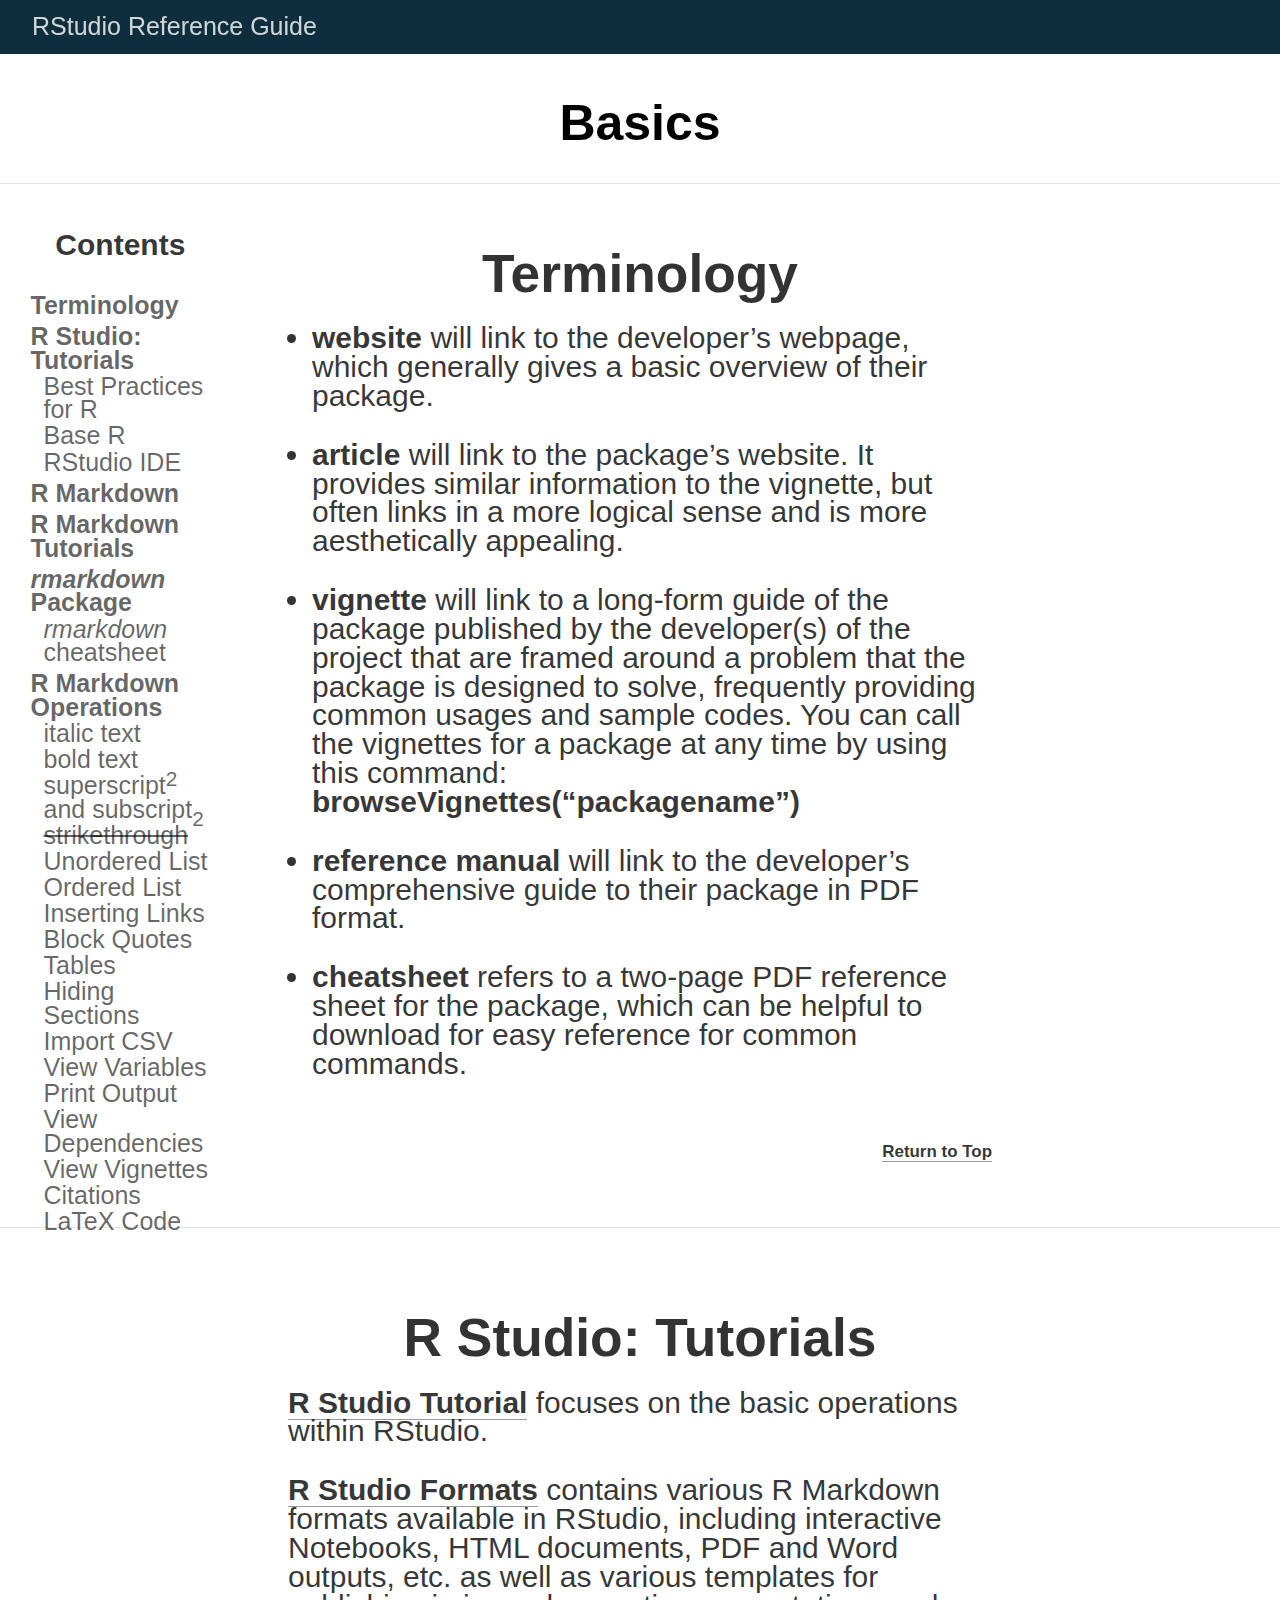
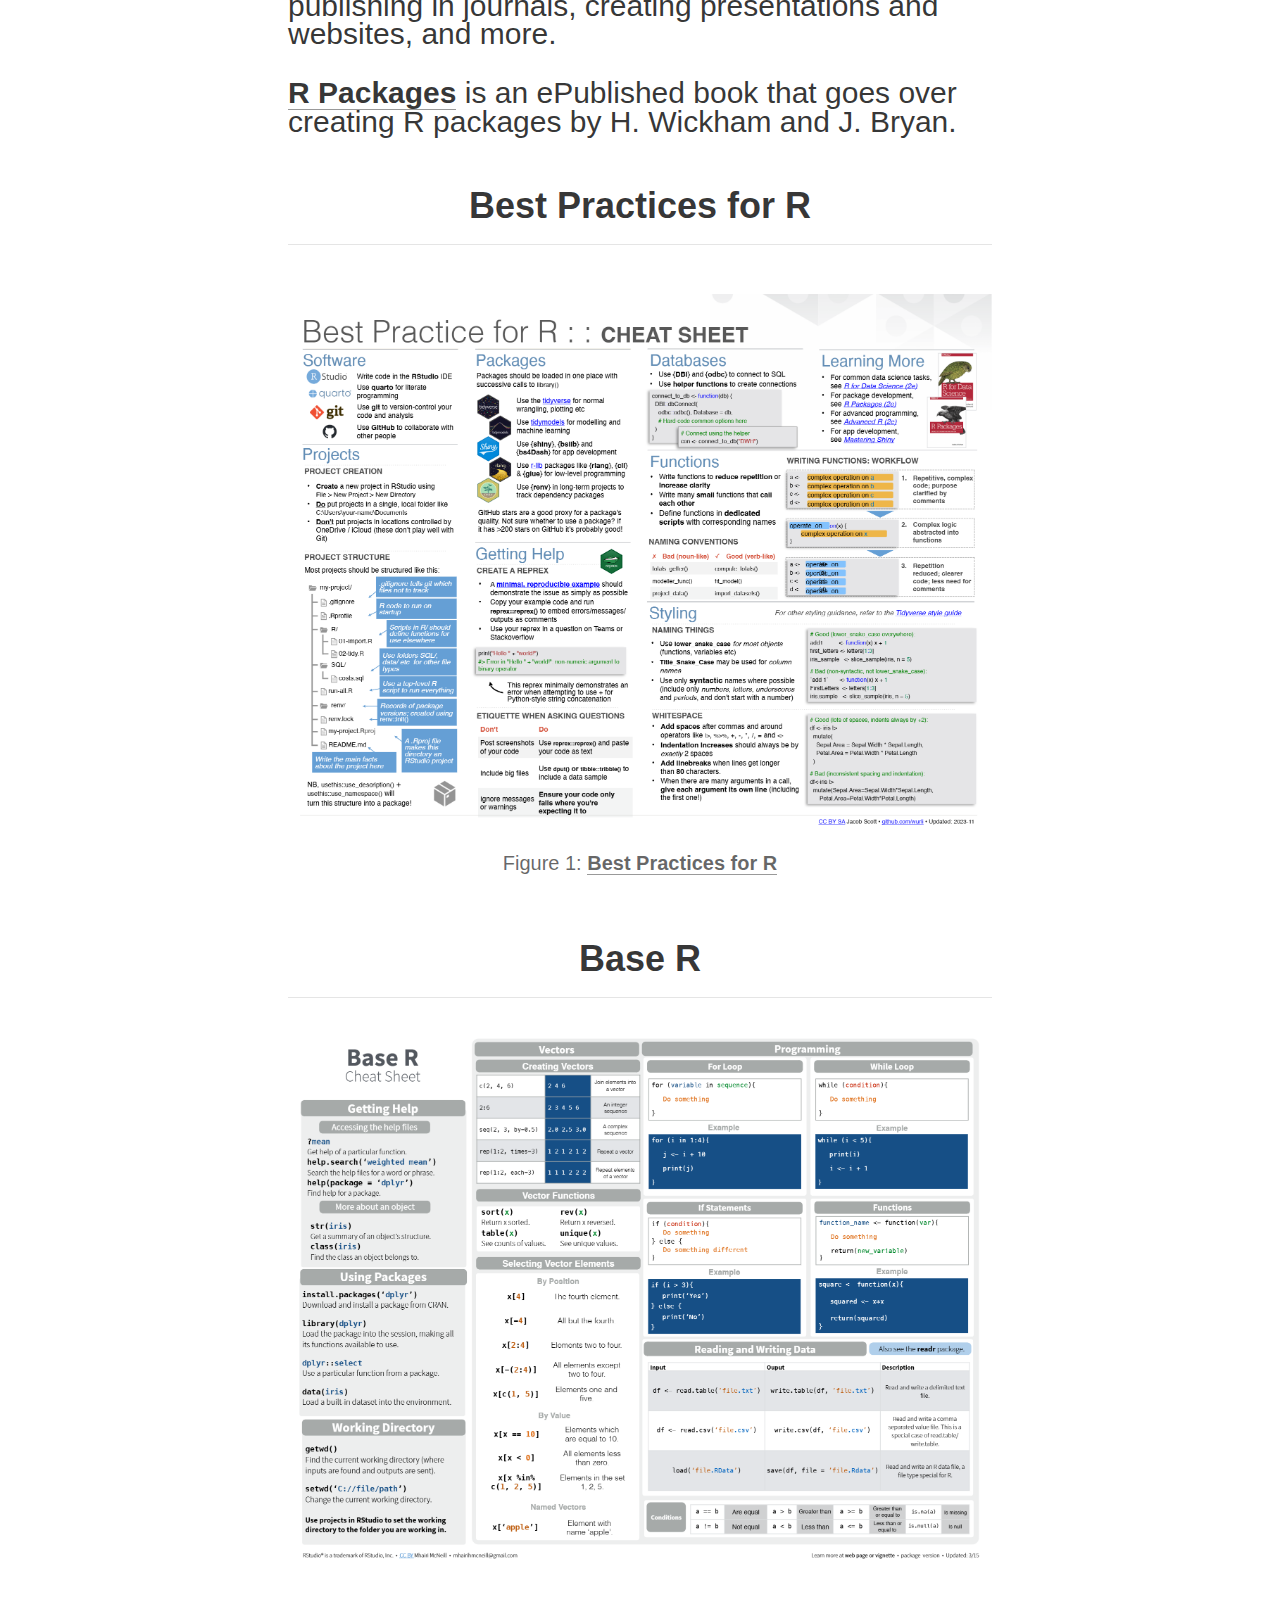
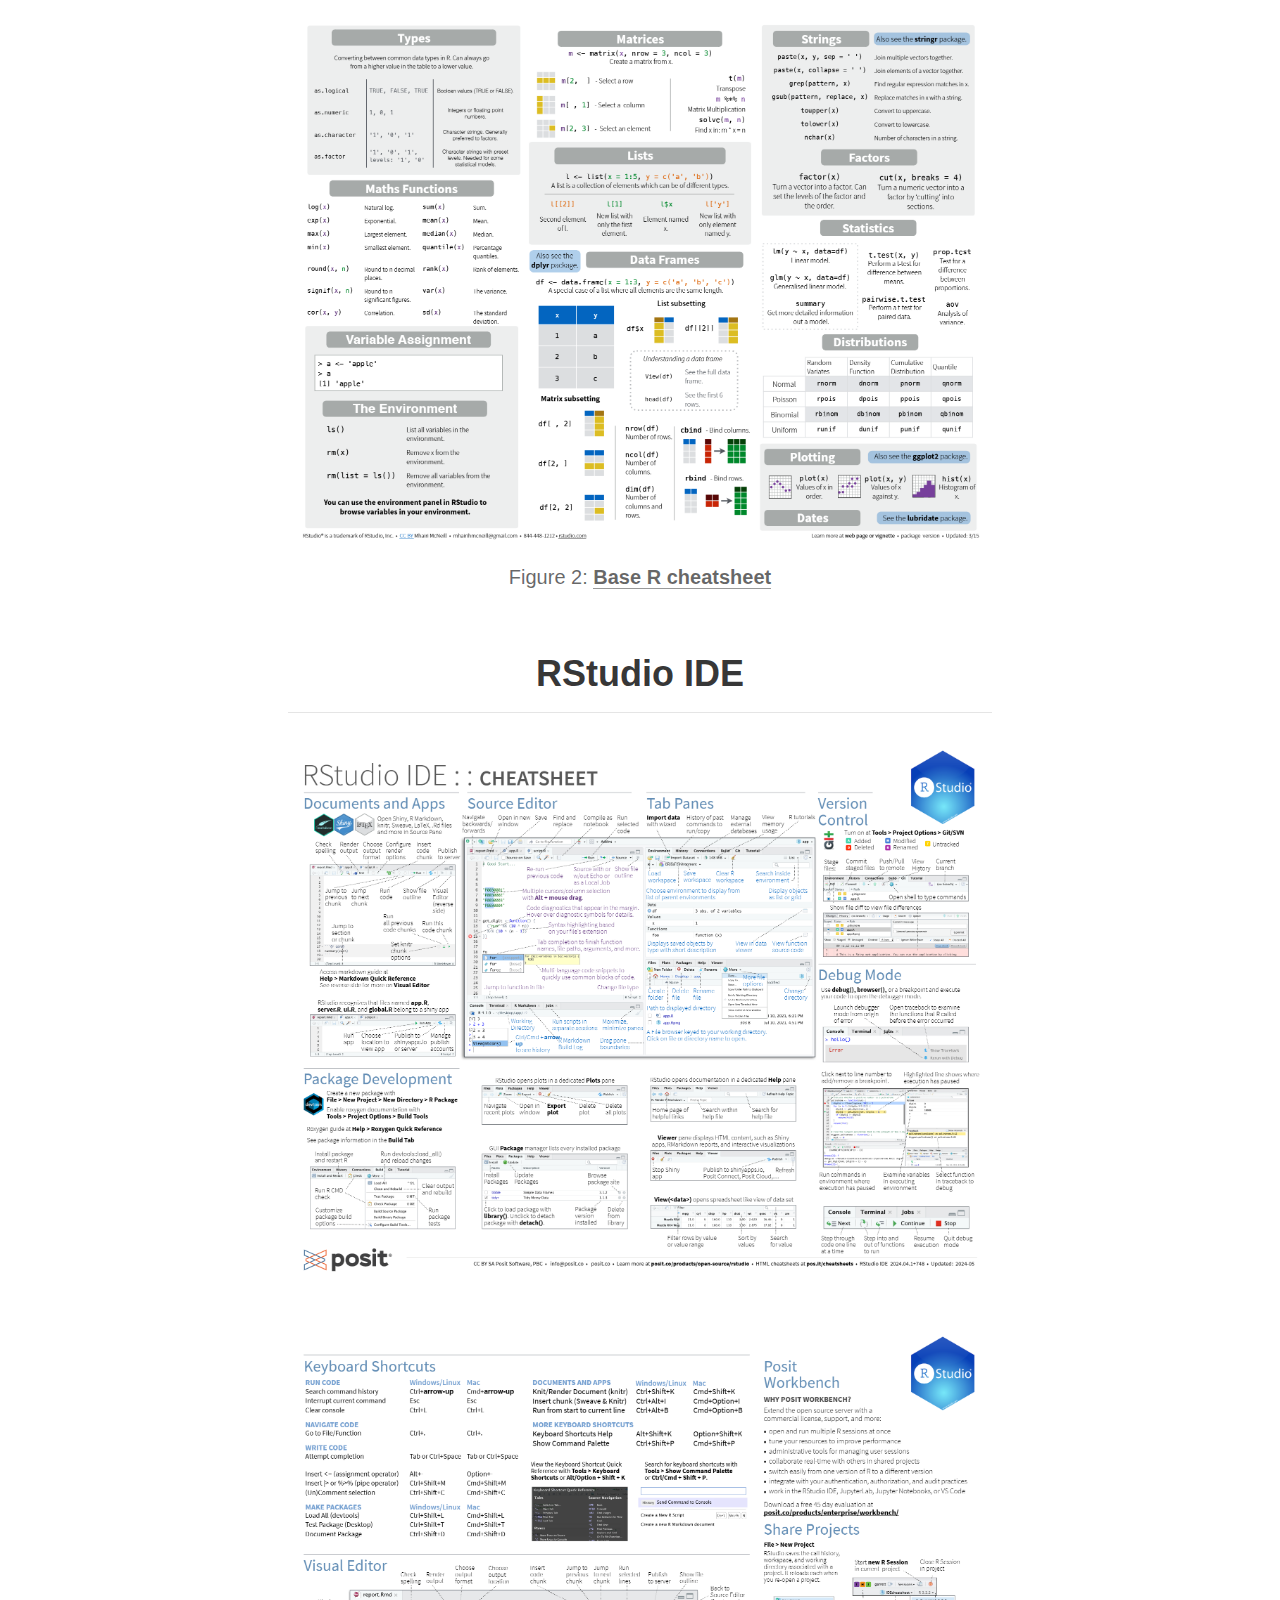
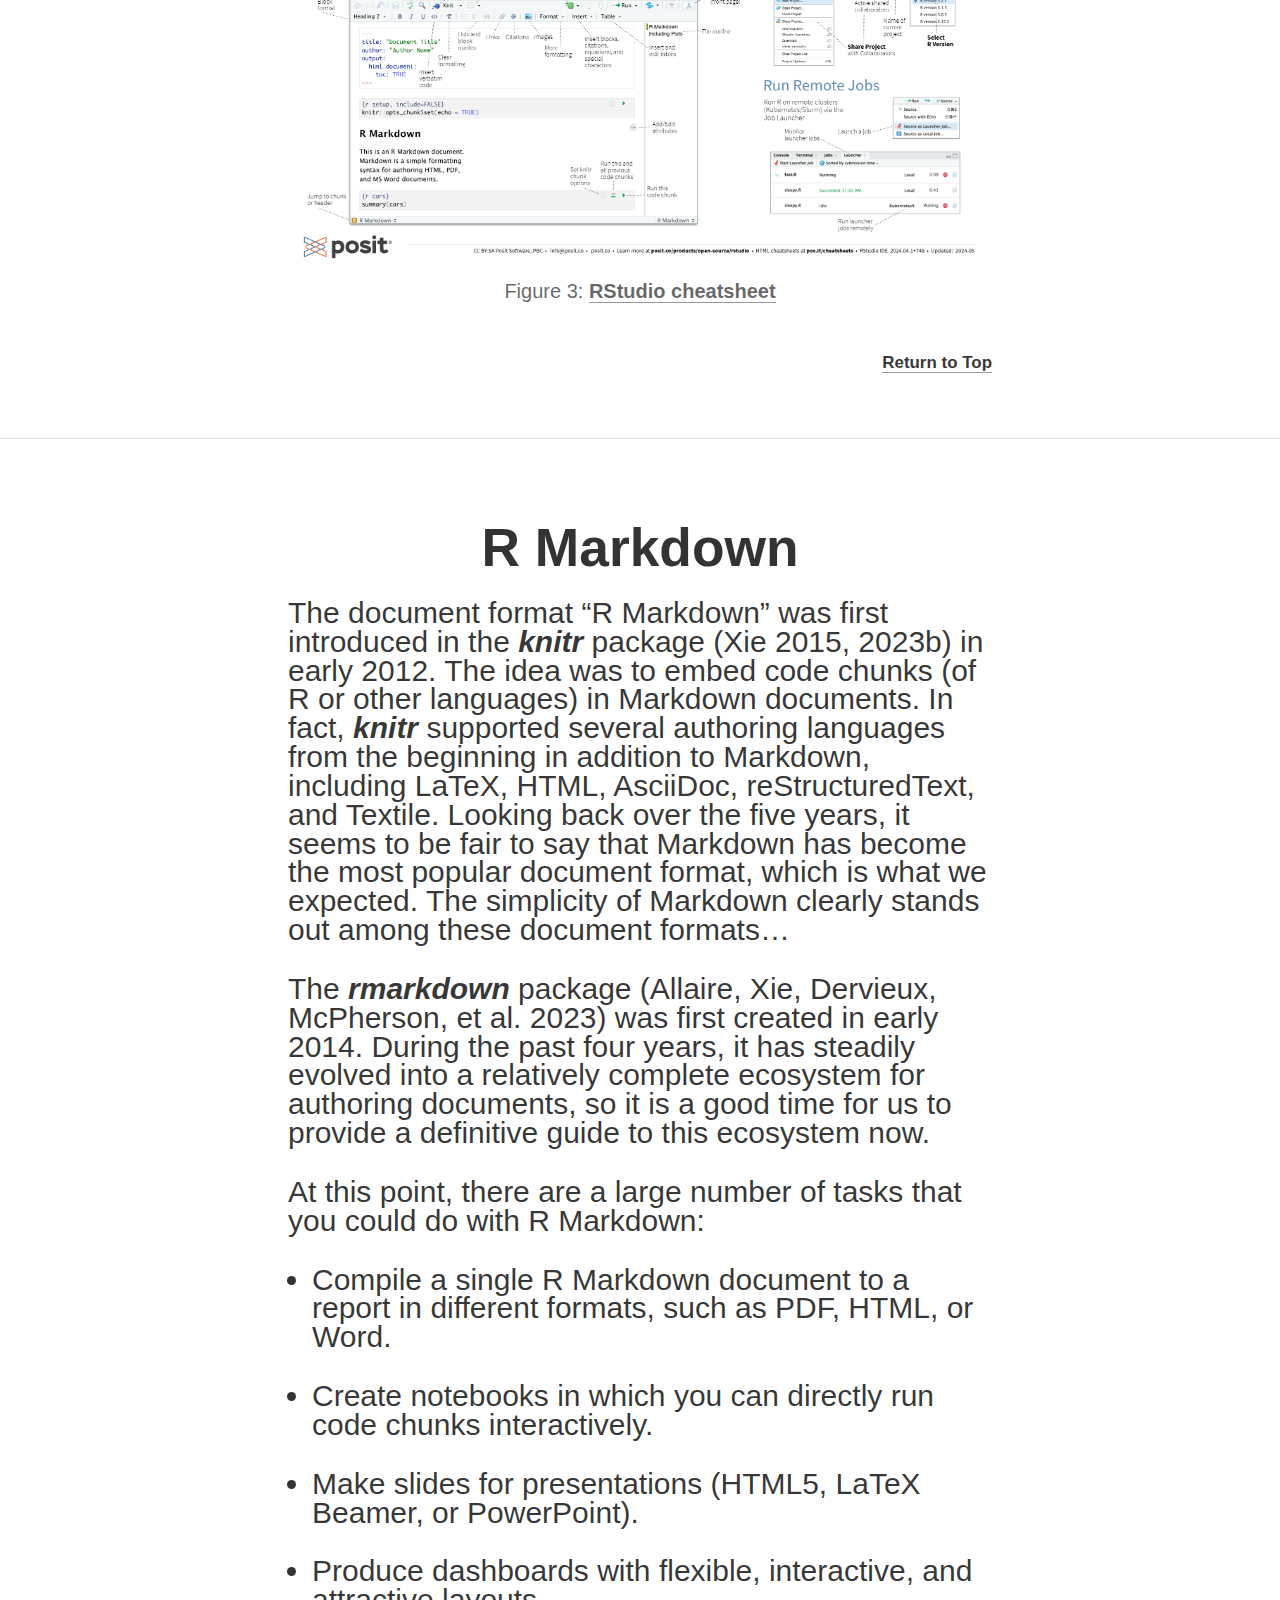
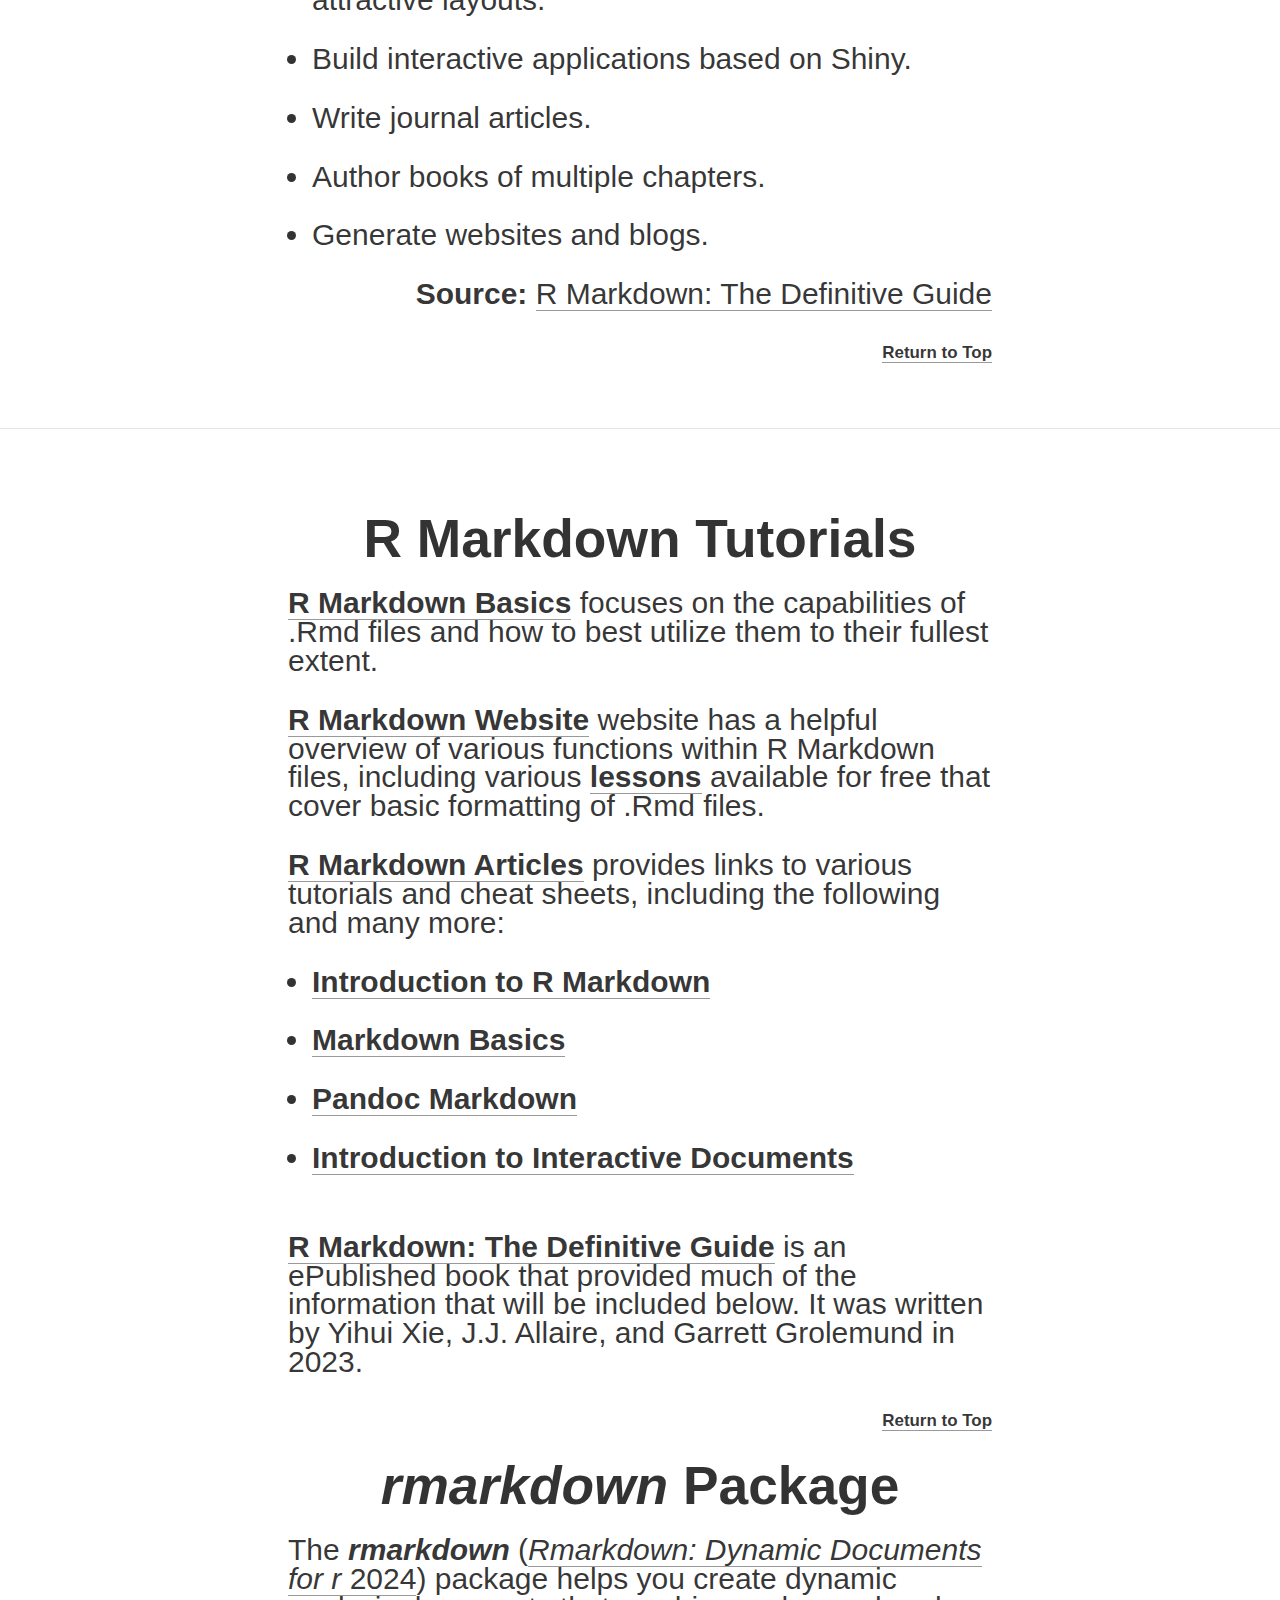
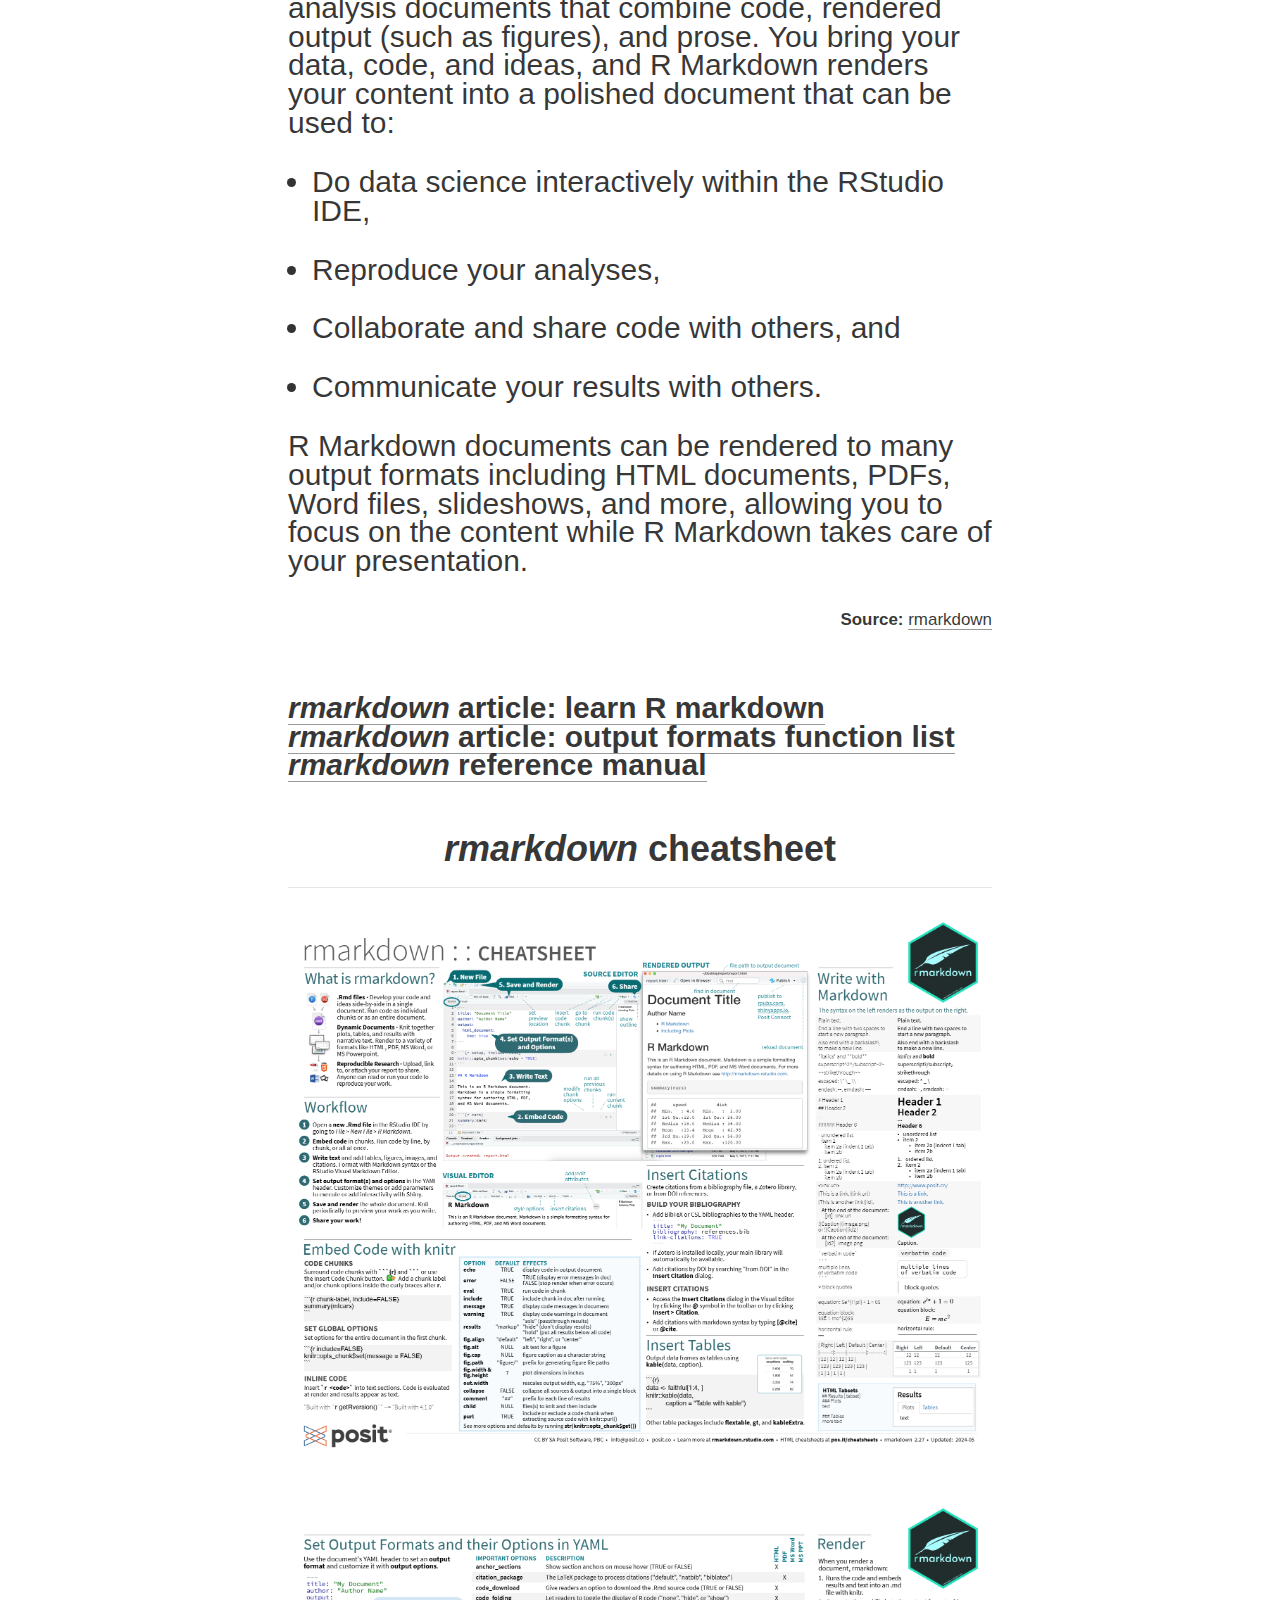
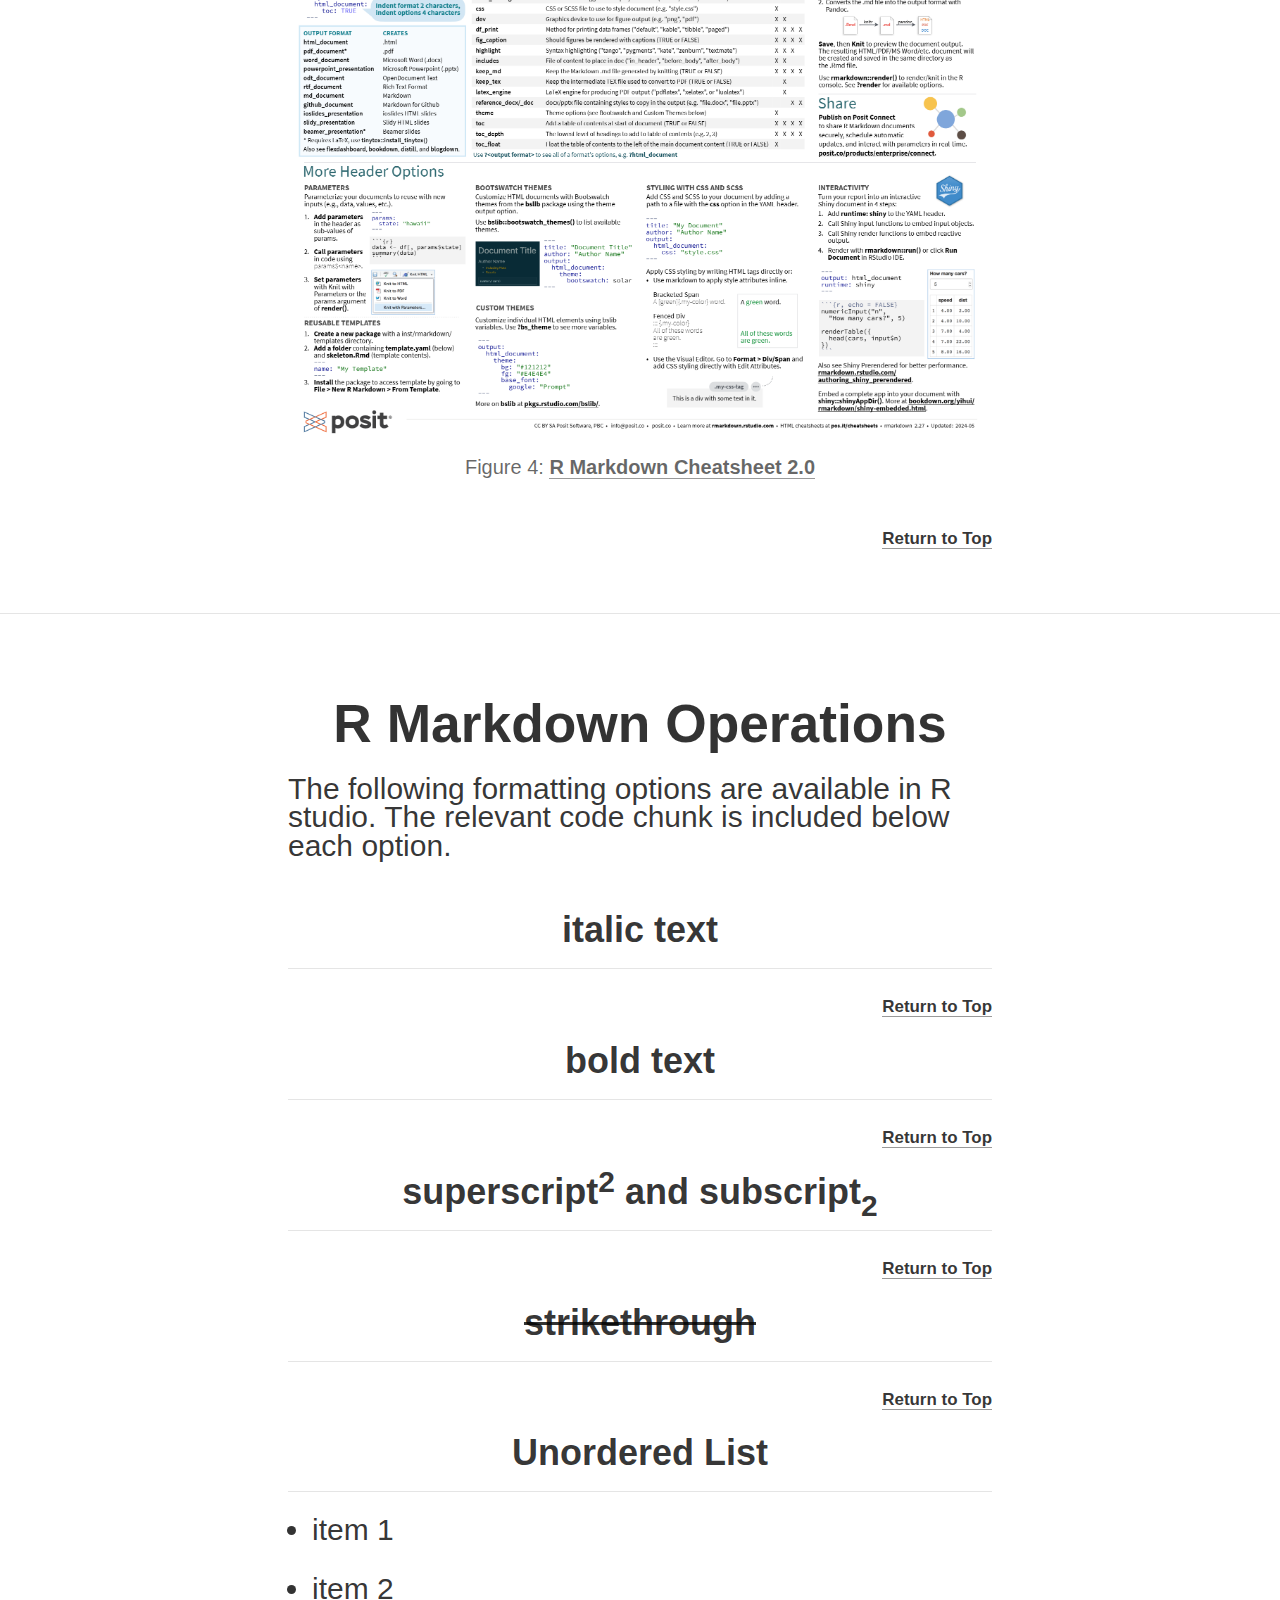
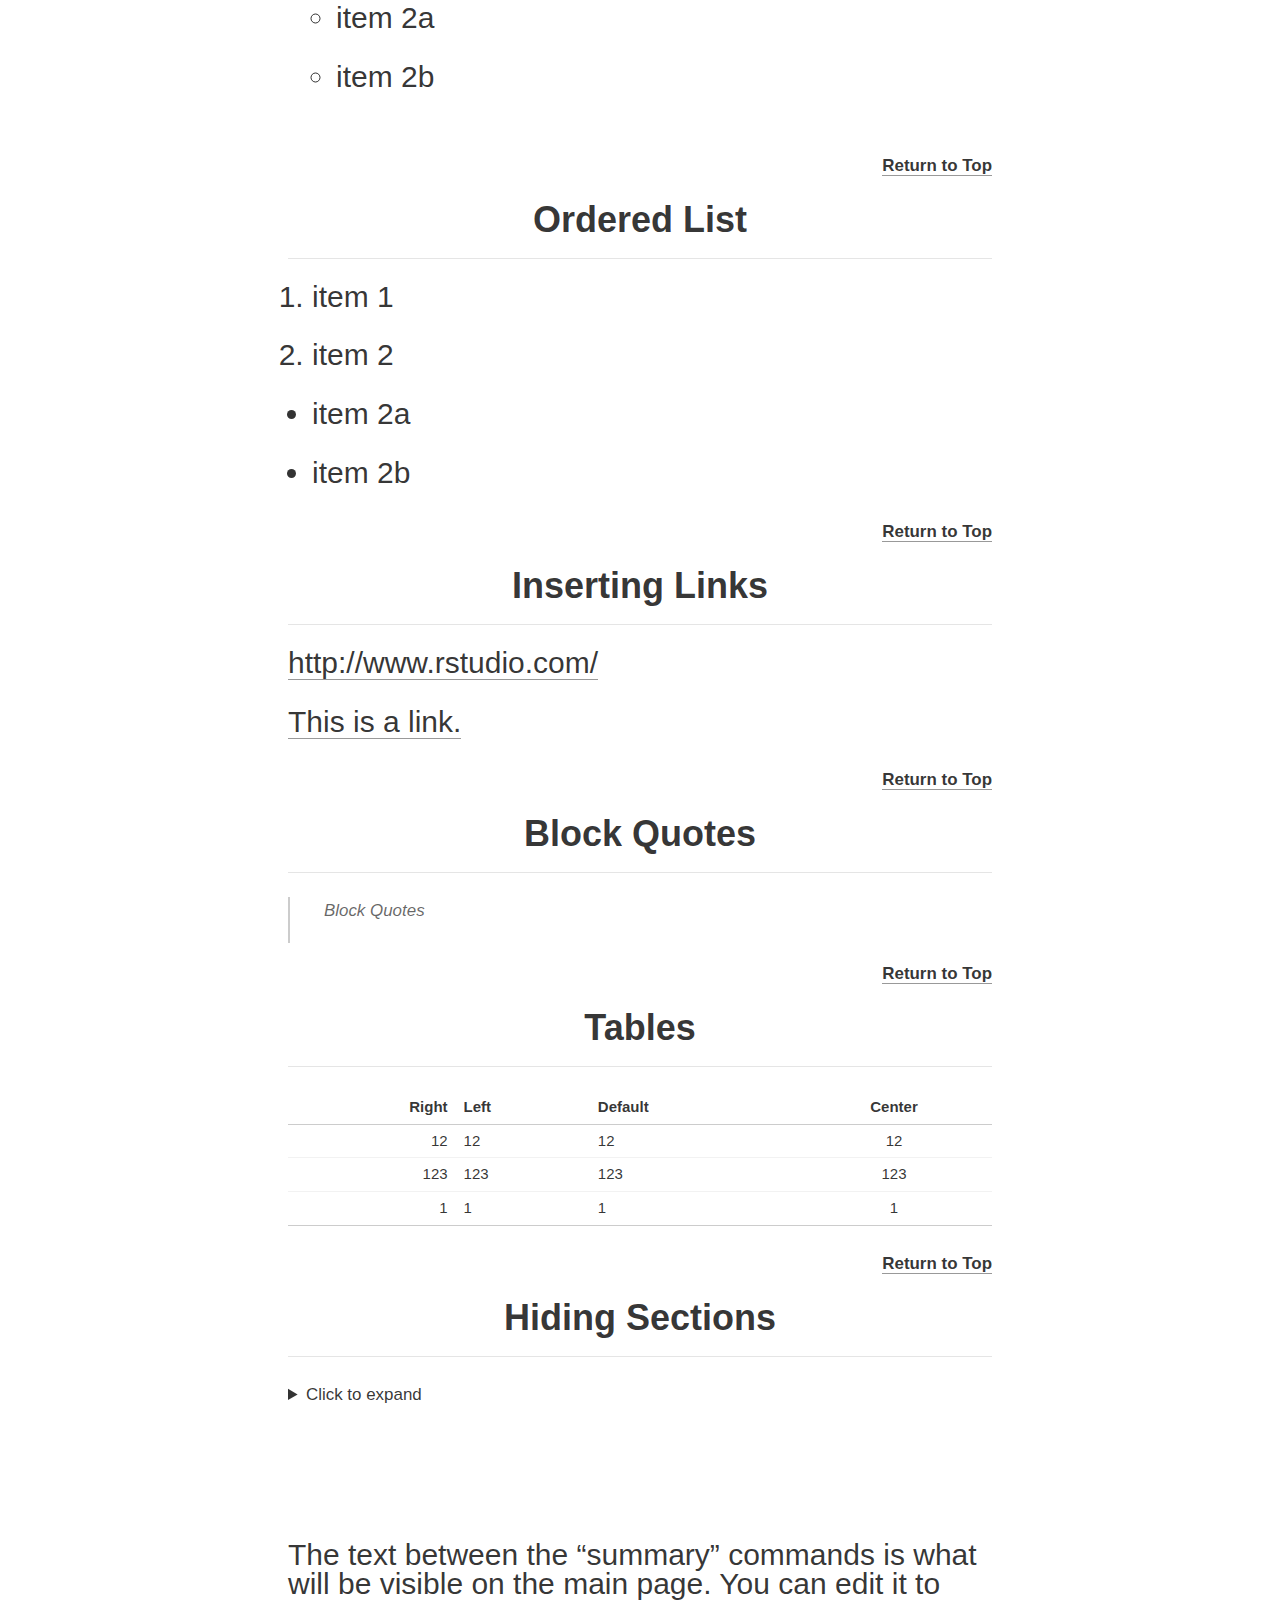
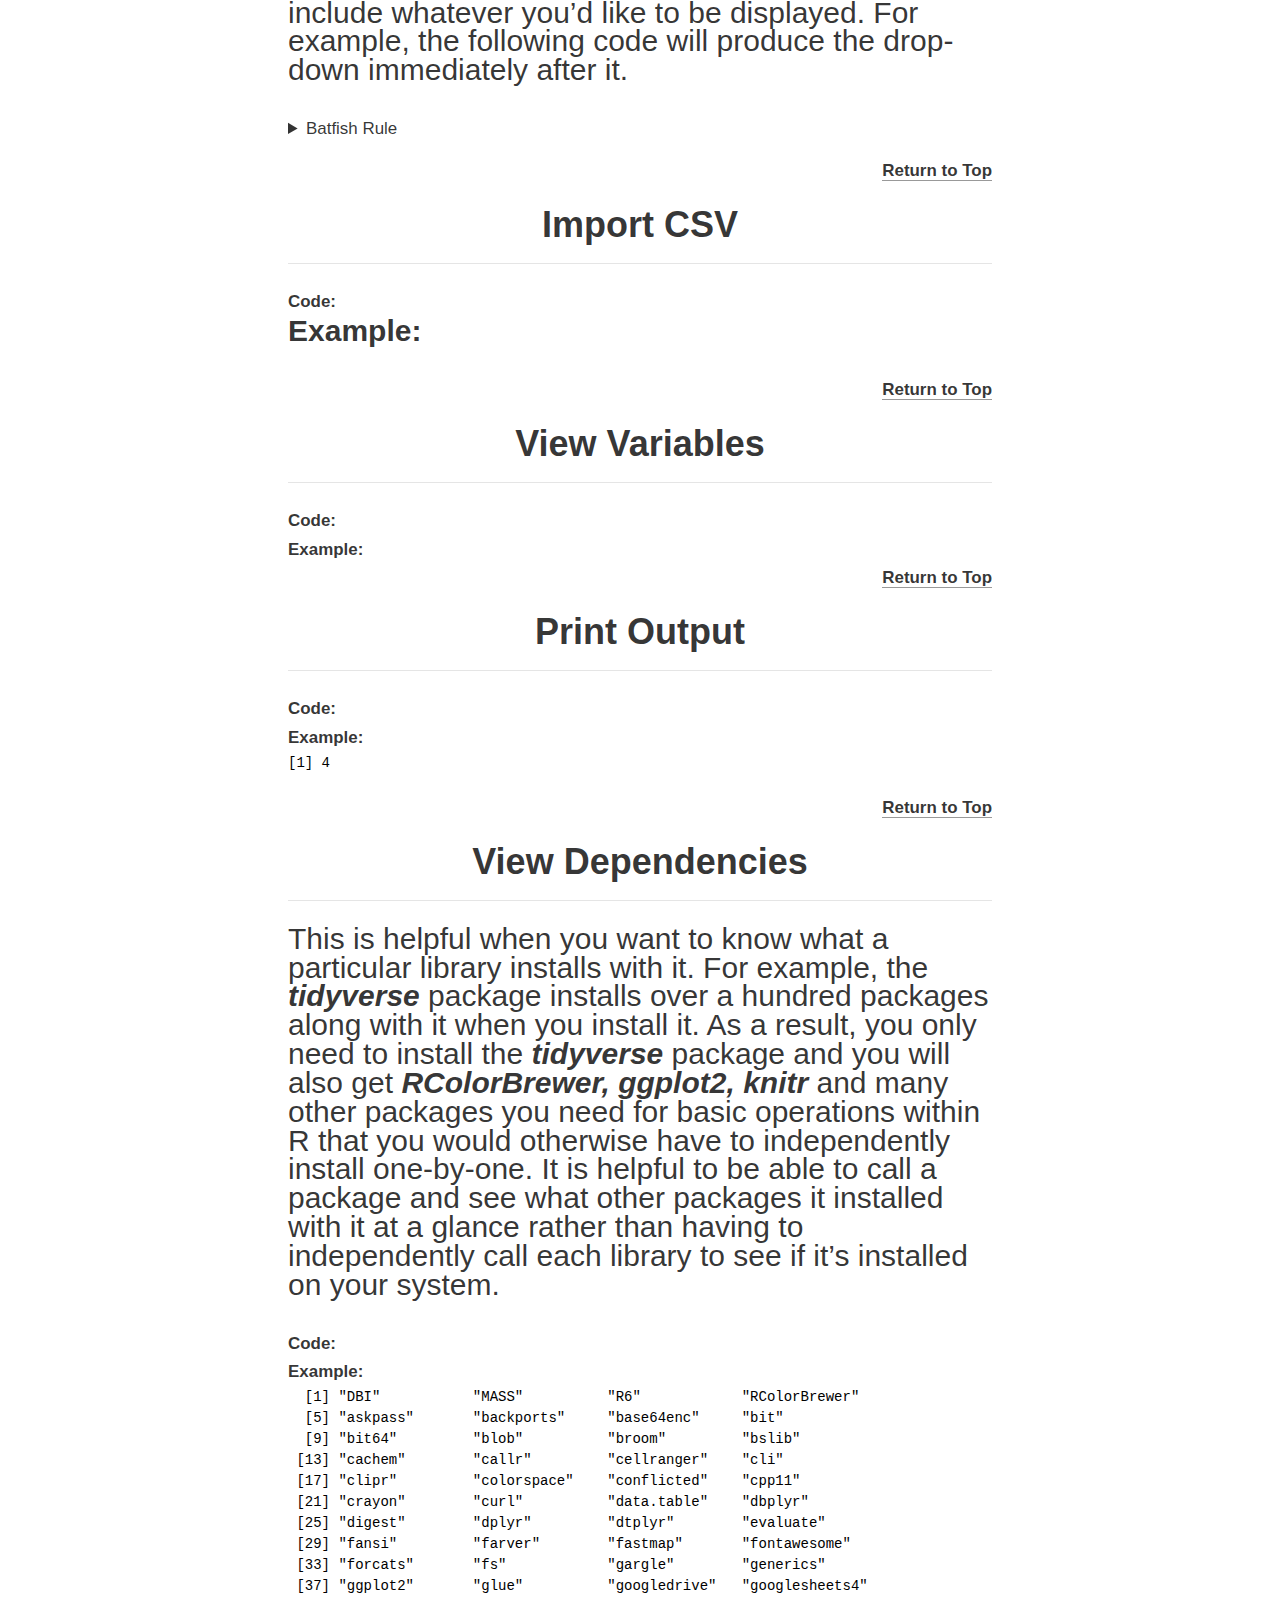
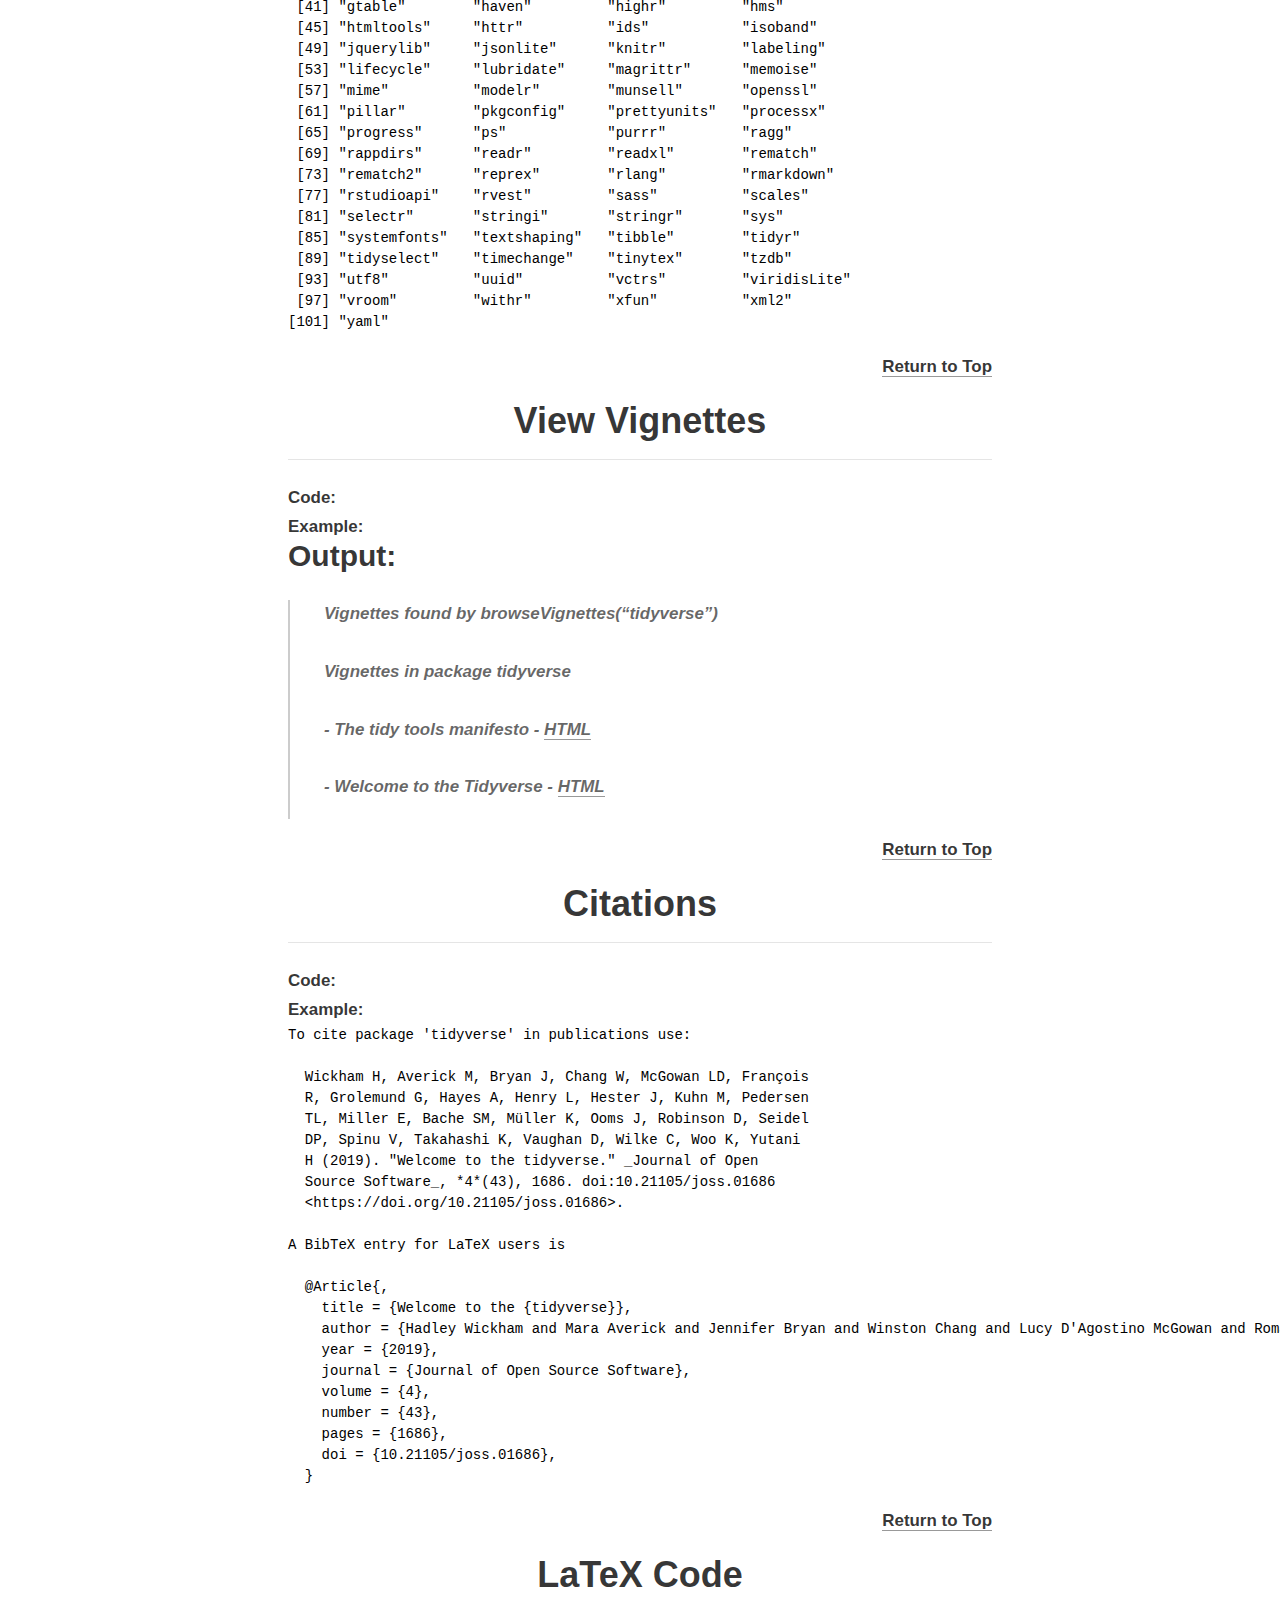
<file: basics.html>
<!DOCTYPE html>

<html xmlns="http://www.w3.org/1999/xhtml" lang="" xml:lang="">

<head>
  <meta charset="utf-8"/>
  <meta name="viewport" content="width=device-width, initial-scale=1"/>
  <meta http-equiv="X-UA-Compatible" content="IE=Edge,chrome=1"/>
  <meta name="generator" content="distill" />

  <style type="text/css">
  /* Hide doc at startup (prevent jankiness while JS renders/transforms) */
  body {
    visibility: hidden;
  }
  </style>

 <!--radix_placeholder_import_source-->
 <!--/radix_placeholder_import_source-->

<style type="text/css">code{white-space: pre;}</style>
<style type="text/css" data-origin="pandoc">
pre > code.sourceCode { white-space: pre; position: relative; }
pre > code.sourceCode > span { line-height: 1.25; }
pre > code.sourceCode > span:empty { height: 1.2em; }
.sourceCode { overflow: visible; }
code.sourceCode > span { color: inherit; text-decoration: inherit; }
div.sourceCode { margin: 1em 0; }
pre.sourceCode { margin: 0; }
@media screen {
div.sourceCode { overflow: auto; }
}
@media print {
pre > code.sourceCode { white-space: pre-wrap; }
pre > code.sourceCode > span { display: inline-block; text-indent: -5em; padding-left: 5em; }
}
pre.numberSource code
  { counter-reset: source-line 0; }
pre.numberSource code > span
  { position: relative; left: -4em; counter-increment: source-line; }
pre.numberSource code > span > a:first-child::before
  { content: counter(source-line);
    position: relative; left: -1em; text-align: right; vertical-align: baseline;
    border: none; display: inline-block;
    -webkit-touch-callout: none; -webkit-user-select: none;
    -khtml-user-select: none; -moz-user-select: none;
    -ms-user-select: none; user-select: none;
    padding: 0 4px; width: 4em;
    color: #aaaaaa;
  }
pre.numberSource { margin-left: 3em; border-left: 1px solid #aaaaaa;  padding-left: 4px; }
div.sourceCode
  { color: #00769e; background-color: #f1f3f5; }
@media screen {
pre > code.sourceCode > span > a:first-child::before { text-decoration: underline; }
}
code span { color: #00769e; } /* Normal */
code span.al { color: #ad0000; } /* Alert */
code span.an { color: #5e5e5e; } /* Annotation */
code span.at { color: #657422; } /* Attribute */
code span.bn { color: #ad0000; } /* BaseN */
code span.bu { } /* BuiltIn */
code span.cf { color: #00769e; } /* ControlFlow */
code span.ch { color: #20794d; } /* Char */
code span.cn { color: #8f5902; } /* Constant */
code span.co { color: #5e5e5e; } /* Comment */
code span.cv { color: #5e5e5e; font-style: italic; } /* CommentVar */
code span.do { color: #5e5e5e; font-style: italic; } /* Documentation */
code span.dt { color: #ad0000; } /* DataType */
code span.dv { color: #ad0000; } /* DecVal */
code span.er { color: #ad0000; } /* Error */
code span.ex { } /* Extension */
code span.fl { color: #ad0000; } /* Float */
code span.fu { color: #4758ab; } /* Function */
code span.im { } /* Import */
code span.in { color: #5e5e5e; } /* Information */
code span.kw { color: #00769e; } /* Keyword */
code span.op { color: #5e5e5e; } /* Operator */
code span.ot { color: #00769e; } /* Other */
code span.pp { color: #ad0000; } /* Preprocessor */
code span.sc { color: #5e5e5e; } /* SpecialChar */
code span.ss { color: #20794d; } /* SpecialString */
code span.st { color: #20794d; } /* String */
code span.va { color: #111111; } /* Variable */
code span.vs { color: #20794d; } /* VerbatimString */
code span.wa { color: #5e5e5e; font-style: italic; } /* Warning */
</style>

<style>
  div.csl-bib-body { }
  div.csl-entry {
    clear: both;
      margin-bottom: 0em;
    }
  .hanging div.csl-entry {
    margin-left:2em;
    text-indent:-2em;
  }
  div.csl-left-margin {
    min-width:2em;
    float:left;
  }
  div.csl-right-inline {
    margin-left:2em;
    padding-left:1em;
  }
  div.csl-indent {
    margin-left: 2em;
  }
</style>

  <!--radix_placeholder_meta_tags-->
  <title>RStudio Reference Guide: Basics</title>




  <!--  https://developers.facebook.com/docs/sharing/webmasters#markup -->
  <meta property="og:title" content="RStudio Reference Guide: Basics"/>
  <meta property="og:type" content="article"/>
  <meta property="og:locale" content="en_US"/>
  <meta property="og:site_name" content="RStudio Reference Guide"/>

  <!--  https://dev.twitter.com/cards/types/summary -->
  <meta property="twitter:card" content="summary"/>
  <meta property="twitter:title" content="RStudio Reference Guide: Basics"/>

  <!--/radix_placeholder_meta_tags-->
  
  <!--radix_placeholder_rmarkdown_metadata-->

  <script type="text/json" id="radix-rmarkdown-metadata">
  {"type":"list","attributes":{"names":{"type":"character","attributes":{},"value":["title","output","theme","bibliography"]}},"value":[{"type":"character","attributes":{},"value":["Basics"]},{"type":"list","attributes":{"names":{"type":"character","attributes":{},"value":["distill::distill_article"]}},"value":[{"type":"list","attributes":{"names":{"type":"character","attributes":{},"value":["toc","toc_depth"]}},"value":[{"type":"logical","attributes":{},"value":[true]},{"type":"integer","attributes":{},"value":[2]}]}]},{"type":"character","attributes":{},"value":["theme.css"]},{"type":"character","attributes":{},"value":["bib.bibtex"]}]}
  </script>
  <!--/radix_placeholder_rmarkdown_metadata-->
  <!--radix_placeholder_navigation_in_header-->
  <meta name="distill:offset" content=""/>

  <script type="application/javascript">

    window.headroom_prevent_pin = false;

    window.document.addEventListener("DOMContentLoaded", function (event) {

      // initialize headroom for banner
      var header = $('header').get(0);
      var headerHeight = header.offsetHeight;
      var headroom = new Headroom(header, {
        tolerance: 5,
        onPin : function() {
          if (window.headroom_prevent_pin) {
            window.headroom_prevent_pin = false;
            headroom.unpin();
          }
        }
      });
      headroom.init();
      if(window.location.hash)
        headroom.unpin();
      $(header).addClass('headroom--transition');

      // offset scroll location for banner on hash change
      // (see: https://github.com/WickyNilliams/headroom.js/issues/38)
      window.addEventListener("hashchange", function(event) {
        window.scrollTo(0, window.pageYOffset - (headerHeight + 25));
      });

      // responsive menu
      $('.distill-site-header').each(function(i, val) {
        var topnav = $(this);
        var toggle = topnav.find('.nav-toggle');
        toggle.on('click', function() {
          topnav.toggleClass('responsive');
        });
      });

      // nav dropdowns
      $('.nav-dropbtn').click(function(e) {
        $(this).next('.nav-dropdown-content').toggleClass('nav-dropdown-active');
        $(this).parent().siblings('.nav-dropdown')
           .children('.nav-dropdown-content').removeClass('nav-dropdown-active');
      });
      $("body").click(function(e){
        $('.nav-dropdown-content').removeClass('nav-dropdown-active');
      });
      $(".nav-dropdown").click(function(e){
        e.stopPropagation();
      });
    });
  </script>

  <style type="text/css">

  /* Theme (user-documented overrideables for nav appearance) */

  .distill-site-nav {
    color: rgba(255, 255, 255, 0.8);
    background-color: #0F2E3D;
    font-size: 15px;
    font-weight: 300;
  }

  .distill-site-nav a {
    color: inherit;
    text-decoration: none;
  }

  .distill-site-nav a:hover {
    color: white;
  }

  @media print {
    .distill-site-nav {
      display: none;
    }
  }

  .distill-site-header {

  }

  .distill-site-footer {

  }


  /* Site Header */

  .distill-site-header {
    width: 100%;
    box-sizing: border-box;
    z-index: 3;
  }

  .distill-site-header .nav-left {
    display: inline-block;
    margin-left: 8px;
  }

  @media screen and (max-width: 768px) {
    .distill-site-header .nav-left {
      margin-left: 0;
    }
  }


  .distill-site-header .nav-right {
    float: right;
    margin-right: 8px;
  }

  .distill-site-header a,
  .distill-site-header .title {
    display: inline-block;
    text-align: center;
    padding: 14px 10px 14px 10px;
  }

  .distill-site-header .title {
    font-size: 18px;
    min-width: 150px;
  }

  .distill-site-header .logo {
    padding: 0;
  }

  .distill-site-header .logo img {
    display: none;
    max-height: 20px;
    width: auto;
    margin-bottom: -4px;
  }

  .distill-site-header .nav-image img {
    max-height: 18px;
    width: auto;
    display: inline-block;
    margin-bottom: -3px;
  }



  @media screen and (min-width: 1000px) {
    .distill-site-header .logo img {
      display: inline-block;
    }
    .distill-site-header .nav-left {
      margin-left: 20px;
    }
    .distill-site-header .nav-right {
      margin-right: 20px;
    }
    .distill-site-header .title {
      padding-left: 12px;
    }
  }


  .distill-site-header .nav-toggle {
    display: none;
  }

  .nav-dropdown {
    display: inline-block;
    position: relative;
  }

  .nav-dropdown .nav-dropbtn {
    border: none;
    outline: none;
    color: rgba(255, 255, 255, 0.8);
    padding: 16px 10px;
    background-color: transparent;
    font-family: inherit;
    font-size: inherit;
    font-weight: inherit;
    margin: 0;
    margin-top: 1px;
    z-index: 2;
  }

  .nav-dropdown-content {
    display: none;
    position: absolute;
    background-color: white;
    min-width: 200px;
    border: 1px solid rgba(0,0,0,0.15);
    border-radius: 4px;
    box-shadow: 0px 8px 16px 0px rgba(0,0,0,0.1);
    z-index: 1;
    margin-top: 2px;
    white-space: nowrap;
    padding-top: 4px;
    padding-bottom: 4px;
  }

  .nav-dropdown-content hr {
    margin-top: 4px;
    margin-bottom: 4px;
    border: none;
    border-bottom: 1px solid rgba(0, 0, 0, 0.1);
  }

  .nav-dropdown-active {
    display: block;
  }

  .nav-dropdown-content a, .nav-dropdown-content .nav-dropdown-header {
    color: black;
    padding: 6px 24px;
    text-decoration: none;
    display: block;
    text-align: left;
  }

  .nav-dropdown-content .nav-dropdown-header {
    display: block;
    padding: 5px 24px;
    padding-bottom: 0;
    text-transform: uppercase;
    font-size: 14px;
    color: #999999;
    white-space: nowrap;
  }

  .nav-dropdown:hover .nav-dropbtn {
    color: white;
  }

  .nav-dropdown-content a:hover {
    background-color: #ddd;
    color: black;
  }

  .nav-right .nav-dropdown-content {
    margin-left: -45%;
    right: 0;
  }

  @media screen and (max-width: 768px) {
    .distill-site-header a, .distill-site-header .nav-dropdown  {display: none;}
    .distill-site-header a.nav-toggle {
      float: right;
      display: block;
    }
    .distill-site-header .title {
      margin-left: 0;
    }
    .distill-site-header .nav-right {
      margin-right: 0;
    }
    .distill-site-header {
      overflow: hidden;
    }
    .nav-right .nav-dropdown-content {
      margin-left: 0;
    }
  }


  @media screen and (max-width: 768px) {
    .distill-site-header.responsive {position: relative; min-height: 500px; }
    .distill-site-header.responsive a.nav-toggle {
      position: absolute;
      right: 0;
      top: 0;
    }
    .distill-site-header.responsive a,
    .distill-site-header.responsive .nav-dropdown {
      display: block;
      text-align: left;
    }
    .distill-site-header.responsive .nav-left,
    .distill-site-header.responsive .nav-right {
      width: 100%;
    }
    .distill-site-header.responsive .nav-dropdown {float: none;}
    .distill-site-header.responsive .nav-dropdown-content {position: relative;}
    .distill-site-header.responsive .nav-dropdown .nav-dropbtn {
      display: block;
      width: 100%;
      text-align: left;
    }
  }

  /* Site Footer */

  .distill-site-footer {
    width: 100%;
    overflow: hidden;
    box-sizing: border-box;
    z-index: 3;
    margin-top: 30px;
    padding-top: 30px;
    padding-bottom: 30px;
    text-align: center;
  }

  /* Headroom */

  d-title {
    padding-top: 6rem;
  }

  @media print {
    d-title {
      padding-top: 4rem;
    }
  }

  .headroom {
    z-index: 1000;
    position: fixed;
    top: 0;
    left: 0;
    right: 0;
  }

  .headroom--transition {
    transition: all .4s ease-in-out;
  }

  .headroom--unpinned {
    top: -100px;
  }

  .headroom--pinned {
    top: 0;
  }

  /* adjust viewport for navbar height */
  /* helps vertically center bootstrap (non-distill) content */
  .min-vh-100 {
    min-height: calc(100vh - 100px) !important;
  }

  </style>

  <script src="site_libs/jquery-3.6.0/jquery-3.6.0.min.js"></script>
  <link href="site_libs/font-awesome-6.5.2/css/all.min.css" rel="stylesheet"/>
  <link href="site_libs/font-awesome-6.5.2/css/v4-shims.min.css" rel="stylesheet"/>
  <script src="site_libs/headroom-0.9.4/headroom.min.js"></script>
  <script src="site_libs/autocomplete-0.37.1/autocomplete.min.js"></script>
  <script src="site_libs/fuse-6.4.1/fuse.min.js"></script>

  <script type="application/javascript">

  function getMeta(metaName) {
    var metas = document.getElementsByTagName('meta');
    for (let i = 0; i < metas.length; i++) {
      if (metas[i].getAttribute('name') === metaName) {
        return metas[i].getAttribute('content');
      }
    }
    return '';
  }

  function offsetURL(url) {
    var offset = getMeta('distill:offset');
    return offset ? offset + '/' + url : url;
  }

  function createFuseIndex() {

    // create fuse index
    var options = {
      keys: [
        { name: 'title', weight: 20 },
        { name: 'categories', weight: 15 },
        { name: 'description', weight: 10 },
        { name: 'contents', weight: 5 },
      ],
      ignoreLocation: true,
      threshold: 0
    };
    var fuse = new window.Fuse([], options);

    // fetch the main search.json
    return fetch(offsetURL('search.json'))
      .then(function(response) {
        if (response.status == 200) {
          return response.json().then(function(json) {
            // index main articles
            json.articles.forEach(function(article) {
              fuse.add(article);
            });
            // download collections and index their articles
            return Promise.all(json.collections.map(function(collection) {
              return fetch(offsetURL(collection)).then(function(response) {
                if (response.status === 200) {
                  return response.json().then(function(articles) {
                    articles.forEach(function(article) {
                      fuse.add(article);
                    });
                  })
                } else {
                  return Promise.reject(
                    new Error('Unexpected status from search index request: ' +
                              response.status)
                  );
                }
              });
            })).then(function() {
              return fuse;
            });
          });

        } else {
          return Promise.reject(
            new Error('Unexpected status from search index request: ' +
                        response.status)
          );
        }
      });
  }

  window.document.addEventListener("DOMContentLoaded", function (event) {

    // get search element (bail if we don't have one)
    var searchEl = window.document.getElementById('distill-search');
    if (!searchEl)
      return;

    createFuseIndex()
      .then(function(fuse) {

        // make search box visible
        searchEl.classList.remove('hidden');

        // initialize autocomplete
        var options = {
          autoselect: true,
          hint: false,
          minLength: 2,
        };
        window.autocomplete(searchEl, options, [{
          source: function(query, callback) {
            const searchOptions = {
              isCaseSensitive: false,
              shouldSort: true,
              minMatchCharLength: 2,
              limit: 10,
            };
            var results = fuse.search(query, searchOptions);
            callback(results
              .map(function(result) { return result.item; })
            );
          },
          templates: {
            suggestion: function(suggestion) {
              var img = suggestion.preview && Object.keys(suggestion.preview).length > 0
                ? `<img src="${offsetURL(suggestion.preview)}"</img>`
                : '';
              var html = `
                <div class="search-item">
                  <h3>${suggestion.title}</h3>
                  <div class="search-item-description">
                    ${suggestion.description || ''}
                  </div>
                  <div class="search-item-preview">
                    ${img}
                  </div>
                </div>
              `;
              return html;
            }
          }
        }]).on('autocomplete:selected', function(event, suggestion) {
          window.location.href = offsetURL(suggestion.path);
        });
        // remove inline display style on autocompleter (we want to
        // manage responsive display via css)
        $('.algolia-autocomplete').css("display", "");
      })
      .catch(function(error) {
        console.log(error);
      });

  });

  </script>

  <style type="text/css">

  .nav-search {
    font-size: x-small;
  }

  /* Algolioa Autocomplete */

  .algolia-autocomplete {
    display: inline-block;
    margin-left: 10px;
    vertical-align: sub;
    background-color: white;
    color: black;
    padding: 6px;
    padding-top: 8px;
    padding-bottom: 0;
    border-radius: 6px;
    border: 1px #0F2E3D solid;
    width: 180px;
  }


  @media screen and (max-width: 768px) {
    .distill-site-nav .algolia-autocomplete {
      display: none;
      visibility: hidden;
    }
    .distill-site-nav.responsive .algolia-autocomplete {
      display: inline-block;
      visibility: visible;
    }
    .distill-site-nav.responsive .algolia-autocomplete .aa-dropdown-menu {
      margin-left: 0;
      width: 400px;
      max-height: 400px;
    }
  }

  .algolia-autocomplete .aa-input, .algolia-autocomplete .aa-hint {
    width: 90%;
    outline: none;
    border: none;
  }

  .algolia-autocomplete .aa-hint {
    color: #999;
  }
  .algolia-autocomplete .aa-dropdown-menu {
    width: 550px;
    max-height: 70vh;
    overflow-x: visible;
    overflow-y: scroll;
    padding: 5px;
    margin-top: 3px;
    margin-left: -150px;
    background-color: #fff;
    border-radius: 5px;
    border: 1px solid #999;
    border-top: none;
  }

  .algolia-autocomplete .aa-dropdown-menu .aa-suggestion {
    cursor: pointer;
    padding: 5px 4px;
    border-bottom: 1px solid #eee;
  }

  .algolia-autocomplete .aa-dropdown-menu .aa-suggestion:last-of-type {
    border-bottom: none;
    margin-bottom: 2px;
  }

  .algolia-autocomplete .aa-dropdown-menu .aa-suggestion .search-item {
    overflow: hidden;
    font-size: 0.8em;
    line-height: 1.4em;
  }

  .algolia-autocomplete .aa-dropdown-menu .aa-suggestion .search-item h3 {
    font-size: 1rem;
    margin-block-start: 0;
    margin-block-end: 5px;
  }

  .algolia-autocomplete .aa-dropdown-menu .aa-suggestion .search-item-description {
    display: inline-block;
    overflow: hidden;
    height: 2.8em;
    width: 80%;
    margin-right: 4%;
  }

  .algolia-autocomplete .aa-dropdown-menu .aa-suggestion .search-item-preview {
    display: inline-block;
    width: 15%;
  }

  .algolia-autocomplete .aa-dropdown-menu .aa-suggestion .search-item-preview img {
    height: 3em;
    width: auto;
    display: none;
  }

  .algolia-autocomplete .aa-dropdown-menu .aa-suggestion .search-item-preview img[src] {
    display: initial;
  }

  .algolia-autocomplete .aa-dropdown-menu .aa-suggestion.aa-cursor {
    background-color: #eee;
  }
  .algolia-autocomplete .aa-dropdown-menu .aa-suggestion em {
    font-weight: bold;
    font-style: normal;
  }

  </style>


  <!--/radix_placeholder_navigation_in_header-->
  <!--radix_placeholder_distill-->

  <style type="text/css">

  body {
    background-color: white;
  }

  .pandoc-table {
    width: 100%;
  }

  .pandoc-table>caption {
    margin-bottom: 10px;
  }

  .pandoc-table th:not([align]) {
    text-align: left;
  }

  .pagedtable-footer {
    font-size: 15px;
  }

  d-byline .byline {
    grid-template-columns: 2fr 2fr;
  }

  d-byline .byline h3 {
    margin-block-start: 1.5em;
  }

  d-byline .byline .authors-affiliations h3 {
    margin-block-start: 0.5em;
  }

  .authors-affiliations .orcid-id {
    width: 16px;
    height:16px;
    margin-left: 4px;
    margin-right: 4px;
    vertical-align: middle;
    padding-bottom: 2px;
  }

  d-title .dt-tags {
    margin-top: 1em;
    grid-column: text;
  }

  .dt-tags .dt-tag {
    text-decoration: none;
    display: inline-block;
    color: rgba(0,0,0,0.6);
    padding: 0em 0.4em;
    margin-right: 0.5em;
    margin-bottom: 0.4em;
    font-size: 70%;
    border: 1px solid rgba(0,0,0,0.2);
    border-radius: 3px;
    text-transform: uppercase;
    font-weight: 500;
  }

  d-article table.gt_table td,
  d-article table.gt_table th {
    border-bottom: none;
    font-size: 100%;
  }

  .html-widget {
    margin-bottom: 2.0em;
  }

  .l-screen-inset {
    padding-right: 16px;
  }

  .l-screen .caption {
    margin-left: 10px;
  }

  .shaded {
    background: rgb(247, 247, 247);
    padding-top: 20px;
    padding-bottom: 20px;
    border-top: 1px solid rgba(0, 0, 0, 0.1);
    border-bottom: 1px solid rgba(0, 0, 0, 0.1);
  }

  .shaded .html-widget {
    margin-bottom: 0;
    border: 1px solid rgba(0, 0, 0, 0.1);
  }

  .shaded .shaded-content {
    background: white;
  }

  .text-output {
    margin-top: 0;
    line-height: 1.5em;
  }

  .hidden {
    display: none !important;
  }

  hr.section-separator {
    border: none;
    border-top: 1px solid rgba(0, 0, 0, 0.1);
    margin: 0px;
  }


  d-byline {
    border-top: none;
  }

  d-article {
    padding-top: 2.5rem;
    padding-bottom: 30px;
    border-top: none;
  }

  d-appendix {
    padding-top: 30px;
  }

  d-article>p>img {
    width: 100%;
  }

  d-article h2 {
    margin: 1rem 0 1.5rem 0;
  }

  d-article h3 {
    margin-top: 1.5rem;
  }

  d-article iframe {
    border: 1px solid rgba(0, 0, 0, 0.1);
    margin-bottom: 2.0em;
    width: 100%;
  }

  /* Tweak code blocks */

  d-article div.sourceCode code,
  d-article pre code {
    font-family: Consolas, Monaco, 'Andale Mono', 'Ubuntu Mono', monospace;
  }

  d-article pre,
  d-article div.sourceCode,
  d-article div.sourceCode pre {
    overflow: auto;
  }

  d-article div.sourceCode {
    background-color: white;
  }

  d-article div.sourceCode pre {
    padding-left: 10px;
    font-size: 12px;
    border-left: 2px solid rgba(0,0,0,0.1);
  }

  d-article pre {
    font-size: 12px;
    color: black;
    background: none;
    margin-top: 0;
    text-align: left;
    white-space: pre;
    word-spacing: normal;
    word-break: normal;
    word-wrap: normal;
    line-height: 1.5;

    -moz-tab-size: 4;
    -o-tab-size: 4;
    tab-size: 4;

    -webkit-hyphens: none;
    -moz-hyphens: none;
    -ms-hyphens: none;
    hyphens: none;
  }

  d-article pre a {
    border-bottom: none;
  }

  d-article pre a:hover {
    border-bottom: none;
    text-decoration: underline;
  }

  d-article details {
    grid-column: text;
    margin-bottom: 0.8em;
  }

  @media(min-width: 768px) {

  d-article pre,
  d-article div.sourceCode,
  d-article div.sourceCode pre {
    overflow: visible !important;
  }

  d-article div.sourceCode pre {
    padding-left: 18px;
    font-size: 14px;
  }

  /* tweak for Pandoc numbered line within distill */
  d-article pre.numberSource code > span {
      left: -2em;
  }

  d-article pre {
    font-size: 14px;
  }

  }

  figure img.external {
    background: white;
    border: 1px solid rgba(0, 0, 0, 0.1);
    box-shadow: 0 1px 8px rgba(0, 0, 0, 0.1);
    padding: 18px;
    box-sizing: border-box;
  }

  /* CSS for d-contents */

  .d-contents {
    grid-column: text;
    color: rgba(0,0,0,0.8);
    font-size: 0.9em;
    padding-bottom: 1em;
    margin-bottom: 1em;
    padding-bottom: 0.5em;
    margin-bottom: 1em;
    padding-left: 0.25em;
    justify-self: start;
  }

  @media(min-width: 1000px) {
    .d-contents.d-contents-float {
      height: 0;
      grid-column-start: 1;
      grid-column-end: 4;
      justify-self: center;
      padding-right: 3em;
      padding-left: 2em;
    }
  }

  .d-contents nav h3 {
    font-size: 18px;
    margin-top: 0;
    margin-bottom: 1em;
  }

  .d-contents li {
    list-style-type: none
  }

  .d-contents nav > ul {
    padding-left: 0;
  }

  .d-contents ul {
    padding-left: 1em
  }

  .d-contents nav ul li {
    margin-top: 0.6em;
    margin-bottom: 0.2em;
  }

  .d-contents nav a {
    font-size: 13px;
    border-bottom: none;
    text-decoration: none
    color: rgba(0, 0, 0, 0.8);
  }

  .d-contents nav a:hover {
    text-decoration: underline solid rgba(0, 0, 0, 0.6)
  }

  .d-contents nav > ul > li > a {
    font-weight: 600;
  }

  .d-contents nav > ul > li > ul {
    font-weight: inherit;
  }

  .d-contents nav > ul > li > ul > li {
    margin-top: 0.2em;
  }


  .d-contents nav ul {
    margin-top: 0;
    margin-bottom: 0.25em;
  }

  .d-article-with-toc h2:nth-child(2) {
    margin-top: 0;
  }


  /* Figure */

  .figure {
    position: relative;
    margin-bottom: 2.5em;
    margin-top: 1.5em;
  }

  .figure .caption {
    color: rgba(0, 0, 0, 0.6);
    font-size: 12px;
    line-height: 1.5em;
  }

  .figure img.external {
    background: white;
    border: 1px solid rgba(0, 0, 0, 0.1);
    box-shadow: 0 1px 8px rgba(0, 0, 0, 0.1);
    padding: 18px;
    box-sizing: border-box;
  }

  .figure .caption a {
    color: rgba(0, 0, 0, 0.6);
  }

  .figure .caption b,
  .figure .caption strong, {
    font-weight: 600;
    color: rgba(0, 0, 0, 1.0);
  }

  /* Citations */

  d-article .citation {
    color: inherit;
    cursor: inherit;
  }

  div.hanging-indent{
    margin-left: 1em; text-indent: -1em;
  }

  /* Citation hover box */

  .tippy-box[data-theme~=light-border] {
    background-color: rgba(250, 250, 250, 0.95);
  }

  .tippy-content > p {
    margin-bottom: 0;
    padding: 2px;
  }


  /* Tweak 1000px media break to show more text */

  @media(min-width: 1000px) {
    .base-grid,
    distill-header,
    d-title,
    d-abstract,
    d-article,
    d-appendix,
    distill-appendix,
    d-byline,
    d-footnote-list,
    d-citation-list,
    distill-footer {
      grid-template-columns: [screen-start] 1fr [page-start kicker-start] 80px [middle-start] 50px [text-start kicker-end] 65px 65px 65px 65px 65px 65px 65px 65px [text-end gutter-start] 65px [middle-end] 65px [page-end gutter-end] 1fr [screen-end];
      grid-column-gap: 16px;
    }

    .grid {
      grid-column-gap: 16px;
    }

    d-article {
      font-size: 1.06rem;
      line-height: 1.7em;
    }
    figure .caption, .figure .caption, figure figcaption {
      font-size: 13px;
    }
  }

  @media(min-width: 1180px) {
    .base-grid,
    distill-header,
    d-title,
    d-abstract,
    d-article,
    d-appendix,
    distill-appendix,
    d-byline,
    d-footnote-list,
    d-citation-list,
    distill-footer {
      grid-template-columns: [screen-start] 1fr [page-start kicker-start] 60px [middle-start] 60px [text-start kicker-end] 60px 60px 60px 60px 60px 60px 60px 60px [text-end gutter-start] 60px [middle-end] 60px [page-end gutter-end] 1fr [screen-end];
      grid-column-gap: 32px;
    }

    .grid {
      grid-column-gap: 32px;
    }
  }


  /* Get the citation styles for the appendix (not auto-injected on render since
     we do our own rendering of the citation appendix) */

  d-appendix .citation-appendix,
  .d-appendix .citation-appendix {
    font-size: 11px;
    line-height: 15px;
    border-left: 1px solid rgba(0, 0, 0, 0.1);
    padding-left: 18px;
    border: 1px solid rgba(0,0,0,0.1);
    background: rgba(0, 0, 0, 0.02);
    padding: 10px 18px;
    border-radius: 3px;
    color: rgba(150, 150, 150, 1);
    overflow: hidden;
    margin-top: -12px;
    white-space: pre-wrap;
    word-wrap: break-word;
  }

  /* Include appendix styles here so they can be overridden */

  d-appendix {
    contain: layout style;
    font-size: 0.8em;
    line-height: 1.7em;
    margin-top: 60px;
    margin-bottom: 0;
    border-top: 1px solid rgba(0, 0, 0, 0.1);
    color: rgba(0,0,0,0.5);
    padding-top: 60px;
    padding-bottom: 48px;
  }

  d-appendix h3 {
    grid-column: page-start / text-start;
    font-size: 15px;
    font-weight: 500;
    margin-top: 1em;
    margin-bottom: 0;
    color: rgba(0,0,0,0.65);
  }

  d-appendix h3 + * {
    margin-top: 1em;
  }

  d-appendix ol {
    padding: 0 0 0 15px;
  }

  @media (min-width: 768px) {
    d-appendix ol {
      padding: 0 0 0 30px;
      margin-left: -30px;
    }
  }

  d-appendix li {
    margin-bottom: 1em;
  }

  d-appendix a {
    color: rgba(0, 0, 0, 0.6);
  }

  d-appendix > * {
    grid-column: text;
  }

  d-appendix > d-footnote-list,
  d-appendix > d-citation-list,
  d-appendix > distill-appendix {
    grid-column: screen;
  }

  /* Include footnote styles here so they can be overridden */

  d-footnote-list {
    contain: layout style;
  }

  d-footnote-list > * {
    grid-column: text;
  }

  d-footnote-list a.footnote-backlink {
    color: rgba(0,0,0,0.3);
    padding-left: 0.5em;
  }



  /* Anchor.js */

  .anchorjs-link {
    /*transition: all .25s linear; */
    text-decoration: none;
    border-bottom: none;
  }
  *:hover > .anchorjs-link {
    margin-left: -1.125em !important;
    text-decoration: none;
    border-bottom: none;
  }

  /* Social footer */

  .social_footer {
    margin-top: 30px;
    margin-bottom: 0;
    color: rgba(0,0,0,0.67);
  }

  .disqus-comments {
    margin-right: 30px;
  }

  .disqus-comment-count {
    border-bottom: 1px solid rgba(0, 0, 0, 0.4);
    cursor: pointer;
  }

  #disqus_thread {
    margin-top: 30px;
  }

  .article-sharing a {
    border-bottom: none;
    margin-right: 8px;
  }

  .article-sharing a:hover {
    border-bottom: none;
  }

  .sidebar-section.subscribe {
    font-size: 12px;
    line-height: 1.6em;
  }

  .subscribe p {
    margin-bottom: 0.5em;
  }


  .article-footer .subscribe {
    font-size: 15px;
    margin-top: 45px;
  }


  .sidebar-section.custom {
    font-size: 12px;
    line-height: 1.6em;
  }

  .custom p {
    margin-bottom: 0.5em;
  }

  /* Styles for listing layout (hide title) */
  .layout-listing d-title, .layout-listing .d-title {
    display: none;
  }

  /* Styles for posts lists (not auto-injected) */


  .posts-with-sidebar {
    padding-left: 45px;
    padding-right: 45px;
  }

  .posts-list .description h2,
  .posts-list .description p {
    font-family: -apple-system, BlinkMacSystemFont, "Segoe UI", Roboto, Oxygen, Ubuntu, Cantarell, "Fira Sans", "Droid Sans", "Helvetica Neue", Arial, sans-serif;
  }

  .posts-list .description h2 {
    font-weight: 700;
    border-bottom: none;
    padding-bottom: 0;
  }

  .posts-list h2.post-tag {
    border-bottom: 1px solid rgba(0, 0, 0, 0.2);
    padding-bottom: 12px;
  }
  .posts-list {
    margin-top: 60px;
    margin-bottom: 24px;
  }

  .posts-list .post-preview {
    text-decoration: none;
    overflow: hidden;
    display: block;
    border-bottom: 1px solid rgba(0, 0, 0, 0.1);
    padding: 24px 0;
  }

  .post-preview-last {
    border-bottom: none !important;
  }

  .posts-list .posts-list-caption {
    grid-column: screen;
    font-weight: 400;
  }

  .posts-list .post-preview h2 {
    margin: 0 0 6px 0;
    line-height: 1.2em;
    font-style: normal;
    font-size: 24px;
  }

  .posts-list .post-preview p {
    margin: 0 0 12px 0;
    line-height: 1.4em;
    font-size: 16px;
  }

  .posts-list .post-preview .thumbnail {
    box-sizing: border-box;
    margin-bottom: 24px;
    position: relative;
    max-width: 500px;
  }
  .posts-list .post-preview img {
    width: 100%;
    display: block;
  }

  .posts-list .metadata {
    font-size: 12px;
    line-height: 1.4em;
    margin-bottom: 18px;
  }

  .posts-list .metadata > * {
    display: inline-block;
  }

  .posts-list .metadata .publishedDate {
    margin-right: 2em;
  }

  .posts-list .metadata .dt-authors {
    display: block;
    margin-top: 0.3em;
    margin-right: 2em;
  }

  .posts-list .dt-tags {
    display: block;
    line-height: 1em;
  }

  .posts-list .dt-tags .dt-tag {
    display: inline-block;
    color: rgba(0,0,0,0.6);
    padding: 0.3em 0.4em;
    margin-right: 0.2em;
    margin-bottom: 0.4em;
    font-size: 60%;
    border: 1px solid rgba(0,0,0,0.2);
    border-radius: 3px;
    text-transform: uppercase;
    font-weight: 500;
  }

  .posts-list img {
    opacity: 1;
  }

  .posts-list img[data-src] {
    opacity: 0;
  }

  .posts-more {
    clear: both;
  }


  .posts-sidebar {
    font-size: 16px;
  }

  .posts-sidebar h3 {
    font-size: 16px;
    margin-top: 0;
    margin-bottom: 0.5em;
    font-weight: 400;
    text-transform: uppercase;
  }

  .sidebar-section {
    margin-bottom: 30px;
  }

  .categories ul {
    list-style-type: none;
    margin: 0;
    padding: 0;
  }

  .categories li {
    color: rgba(0, 0, 0, 0.8);
    margin-bottom: 0;
  }

  .categories li>a {
    border-bottom: none;
  }

  .categories li>a:hover {
    border-bottom: 1px solid rgba(0, 0, 0, 0.4);
  }

  .categories .active {
    font-weight: 600;
  }

  .categories .category-count {
    color: rgba(0, 0, 0, 0.4);
  }


  @media(min-width: 768px) {
    .posts-list .post-preview h2 {
      font-size: 26px;
    }
    .posts-list .post-preview .thumbnail {
      float: right;
      width: 30%;
      margin-bottom: 0;
    }
    .posts-list .post-preview .description {
      float: left;
      width: 45%;
    }
    .posts-list .post-preview .metadata {
      float: left;
      width: 20%;
      margin-top: 8px;
    }
    .posts-list .post-preview p {
      margin: 0 0 12px 0;
      line-height: 1.5em;
      font-size: 16px;
    }
    .posts-with-sidebar .posts-list {
      float: left;
      width: 75%;
    }
    .posts-with-sidebar .posts-sidebar {
      float: right;
      width: 20%;
      margin-top: 60px;
      padding-top: 24px;
      padding-bottom: 24px;
    }
  }


  /* Improve display for browsers without grid (IE/Edge <= 15) */

  .downlevel {
    line-height: 1.6em;
    font-family: -apple-system, BlinkMacSystemFont, "Segoe UI", Roboto, Oxygen, Ubuntu, Cantarell, "Fira Sans", "Droid Sans", "Helvetica Neue", Arial, sans-serif;
    margin: 0;
  }

  .downlevel .d-title {
    padding-top: 6rem;
    padding-bottom: 1.5rem;
  }

  .downlevel .d-title h1 {
    font-size: 50px;
    font-weight: 700;
    line-height: 1.1em;
    margin: 0 0 0.5rem;
  }

  .downlevel .d-title p {
    font-weight: 300;
    font-size: 1.2rem;
    line-height: 1.55em;
    margin-top: 0;
  }

  .downlevel .d-byline {
    padding-top: 0.8em;
    padding-bottom: 0.8em;
    font-size: 0.8rem;
    line-height: 1.8em;
  }

  .downlevel .section-separator {
    border: none;
    border-top: 1px solid rgba(0, 0, 0, 0.1);
  }

  .downlevel .d-article {
    font-size: 1.06rem;
    line-height: 1.7em;
    padding-top: 1rem;
    padding-bottom: 2rem;
  }


  .downlevel .d-appendix {
    padding-left: 0;
    padding-right: 0;
    max-width: none;
    font-size: 0.8em;
    line-height: 1.7em;
    margin-bottom: 0;
    color: rgba(0,0,0,0.5);
    padding-top: 40px;
    padding-bottom: 48px;
  }

  .downlevel .footnotes ol {
    padding-left: 13px;
  }

  .downlevel .base-grid,
  .downlevel .distill-header,
  .downlevel .d-title,
  .downlevel .d-abstract,
  .downlevel .d-article,
  .downlevel .d-appendix,
  .downlevel .distill-appendix,
  .downlevel .d-byline,
  .downlevel .d-footnote-list,
  .downlevel .d-citation-list,
  .downlevel .distill-footer,
  .downlevel .appendix-bottom,
  .downlevel .posts-container {
    padding-left: 40px;
    padding-right: 40px;
  }

  @media(min-width: 768px) {
    .downlevel .base-grid,
    .downlevel .distill-header,
    .downlevel .d-title,
    .downlevel .d-abstract,
    .downlevel .d-article,
    .downlevel .d-appendix,
    .downlevel .distill-appendix,
    .downlevel .d-byline,
    .downlevel .d-footnote-list,
    .downlevel .d-citation-list,
    .downlevel .distill-footer,
    .downlevel .appendix-bottom,
    .downlevel .posts-container {
    padding-left: 150px;
    padding-right: 150px;
    max-width: 900px;
  }
  }

  .downlevel pre code {
    display: block;
    border-left: 2px solid rgba(0, 0, 0, .1);
    padding: 0 0 0 20px;
    font-size: 14px;
  }

  .downlevel code, .downlevel pre {
    color: black;
    background: none;
    font-family: Consolas, Monaco, 'Andale Mono', 'Ubuntu Mono', monospace;
    text-align: left;
    white-space: pre;
    word-spacing: normal;
    word-break: normal;
    word-wrap: normal;
    line-height: 1.5;

    -moz-tab-size: 4;
    -o-tab-size: 4;
    tab-size: 4;

    -webkit-hyphens: none;
    -moz-hyphens: none;
    -ms-hyphens: none;
    hyphens: none;
  }

  .downlevel .posts-list .post-preview {
    color: inherit;
  }



  </style>

  <script type="application/javascript">

  function is_downlevel_browser() {
    if (bowser.isUnsupportedBrowser({ msie: "12", msedge: "16"},
                                   window.navigator.userAgent)) {
      return true;
    } else {
      return window.load_distill_framework === undefined;
    }
  }

  // show body when load is complete
  function on_load_complete() {

    // add anchors
    if (window.anchors) {
      window.anchors.options.placement = 'left';
      window.anchors.add('d-article > h2, d-article > h3, d-article > h4, d-article > h5');
    }


    // set body to visible
    document.body.style.visibility = 'visible';

    // force redraw for leaflet widgets
    if (window.HTMLWidgets) {
      var maps = window.HTMLWidgets.findAll(".leaflet");
      $.each(maps, function(i, el) {
        var map = this.getMap();
        map.invalidateSize();
        map.eachLayer(function(layer) {
          if (layer instanceof L.TileLayer)
            layer.redraw();
        });
      });
    }

    // trigger 'shown' so htmlwidgets resize
    $('d-article').trigger('shown');
  }

  function init_distill() {

    init_common();

    // create front matter
    var front_matter = $('<d-front-matter></d-front-matter>');
    $('#distill-front-matter').wrap(front_matter);

    // create d-title
    $('.d-title').changeElementType('d-title');

    // separator
    var separator = '<hr class="section-separator" style="clear: both"/>';
    // prepend separator above appendix
    $('.d-byline').before(separator);
    $('.d-article').before(separator);

    // create d-byline
    var byline = $('<d-byline></d-byline>');
    $('.d-byline').replaceWith(byline);

    // create d-article
    var article = $('<d-article></d-article>');
    $('.d-article').wrap(article).children().unwrap();

    // move posts container into article
    $('.posts-container').appendTo($('d-article'));

    // create d-appendix
    $('.d-appendix').changeElementType('d-appendix');

    // flag indicating that we have appendix items
    var appendix = $('.appendix-bottom').children('h3').length > 0;

    // replace footnotes with <d-footnote>
    $('.footnote-ref').each(function(i, val) {
      appendix = true;
      var href = $(this).attr('href');
      var id = href.replace('#', '');
      var fn = $('#' + id);
      var fn_p = $('#' + id + '>p');
      fn_p.find('.footnote-back').remove();
      var text = fn_p.html();
      var dtfn = $('<d-footnote></d-footnote>');
      dtfn.html(text);
      $(this).replaceWith(dtfn);
    });
    // remove footnotes
    $('.footnotes').remove();

    // move refs into #references-listing
    $('#references-listing').replaceWith($('#refs'));

    $('h1.appendix, h2.appendix').each(function(i, val) {
      $(this).changeElementType('h3');
    });
    $('h3.appendix').each(function(i, val) {
      var id = $(this).attr('id');
      $('.d-contents a[href="#' + id + '"]').parent().remove();
      appendix = true;
      $(this).nextUntil($('h1, h2, h3')).addBack().appendTo($('d-appendix'));
    });

    // show d-appendix if we have appendix content
    $("d-appendix").css('display', appendix ? 'grid' : 'none');

    // localize layout chunks to just output
    $('.layout-chunk').each(function(i, val) {

      // capture layout
      var layout = $(this).attr('data-layout');

      // apply layout to markdown level block elements
      var elements = $(this).children().not('details, div.sourceCode, pre, script');
      elements.each(function(i, el) {
        var layout_div = $('<div class="' + layout + '"></div>');
        if (layout_div.hasClass('shaded')) {
          var shaded_content = $('<div class="shaded-content"></div>');
          $(this).wrap(shaded_content);
          $(this).parent().wrap(layout_div);
        } else {
          $(this).wrap(layout_div);
        }
      });


      // unwrap the layout-chunk div
      $(this).children().unwrap();
    });

    // remove code block used to force  highlighting css
    $('.distill-force-highlighting-css').parent().remove();

    // remove empty line numbers inserted by pandoc when using a
    // custom syntax highlighting theme, except when numbering line
    // in code chunk
    $('pre:not(.numberLines) code.sourceCode a:empty').remove();

    // load distill framework
    load_distill_framework();

    // wait for window.distillRunlevel == 4 to do post processing
    function distill_post_process() {

      if (!window.distillRunlevel || window.distillRunlevel < 4)
        return;

      // hide author/affiliations entirely if we have no authors
      var front_matter = JSON.parse($("#distill-front-matter").html());
      var have_authors = front_matter.authors && front_matter.authors.length > 0;
      if (!have_authors)
        $('d-byline').addClass('hidden');

      // article with toc class
      $('.d-contents').parent().addClass('d-article-with-toc');

      // strip links that point to #
      $('.authors-affiliations').find('a[href="#"]').removeAttr('href');

      // add orcid ids
      $('.authors-affiliations').find('.author').each(function(i, el) {
        var orcid_id = front_matter.authors[i].orcidID;
        var author_name = front_matter.authors[i].author
        if (orcid_id) {
          var a = $('<a></a>');
          a.attr('href', 'https://orcid.org/' + orcid_id);
          var img = $('<img></img>');
          img.addClass('orcid-id');
          img.attr('alt', author_name ? 'ORCID ID for ' + author_name : 'ORCID ID');
          img.attr('src','[data-uri]');
          a.append(img);
          $(this).append(a);
        }
      });

      // hide elements of author/affiliations grid that have no value
      function hide_byline_column(caption) {
        $('d-byline').find('h3:contains("' + caption + '")').parent().css('visibility', 'hidden');
      }

      // affiliations
      var have_affiliations = false;
      for (var i = 0; i<front_matter.authors.length; ++i) {
        var author = front_matter.authors[i];
        if (author.affiliation !== "&nbsp;") {
          have_affiliations = true;
          break;
        }
      }
      if (!have_affiliations)
        $('d-byline').find('h3:contains("Affiliations")').css('visibility', 'hidden');

      // published date
      if (!front_matter.publishedDate)
        hide_byline_column("Published");

      // document object identifier
      var doi = $('d-byline').find('h3:contains("DOI")');
      var doi_p = doi.next().empty();
      if (!front_matter.doi) {
        // if we have a citation and valid citationText then link to that
        if ($('#citation').length > 0 && front_matter.citationText) {
          doi.html('Citation');
          $('<a href="#citation"></a>')
            .text(front_matter.citationText)
            .appendTo(doi_p);
        } else {
          hide_byline_column("DOI");
        }
      } else {
        $('<a></a>')
           .attr('href', "https://doi.org/" + front_matter.doi)
           .html(front_matter.doi)
           .appendTo(doi_p);
      }

       // change plural form of authors/affiliations
      if (front_matter.authors.length === 1) {
        var grid = $('.authors-affiliations');
        grid.children('h3:contains("Authors")').text('Author');
        grid.children('h3:contains("Affiliations")').text('Affiliation');
      }

      // remove d-appendix and d-footnote-list local styles
      $('d-appendix > style:first-child').remove();
      $('d-footnote-list > style:first-child').remove();

      // move appendix-bottom entries to the bottom
      $('.appendix-bottom').appendTo('d-appendix').children().unwrap();
      $('.appendix-bottom').remove();

      // hoverable references
      $('span.citation[data-cites]').each(function() {
        const citeChild = $(this).children()[0]
        // Do not process if @xyz has been used without escaping and without bibliography activated
        // https://github.com/rstudio/distill/issues/466
        if (citeChild === undefined) return true

        if (citeChild.nodeName == "D-FOOTNOTE") {
          var fn = citeChild
          $(this).html(fn.shadowRoot.querySelector("sup"))
          $(this).id = fn.id
          fn.remove()
        }
        var refs = $(this).attr('data-cites').split(" ");
        var refHtml = refs.map(function(ref) {
          // Could use CSS.escape too here, we insure backward compatibility in navigator
          return "<p>" + $('div[id="ref-' + ref + '"]').html() + "</p>";
        }).join("\n");
        window.tippy(this, {
          allowHTML: true,
          content: refHtml,
          maxWidth: 500,
          interactive: true,
          interactiveBorder: 10,
          theme: 'light-border',
          placement: 'bottom-start'
        });
      });

      // fix footnotes in tables (#411)
      // replacing broken distill.pub feature
      $('table d-footnote').each(function() {
        // we replace internal showAtNode methode which is triggered when hovering a footnote
        this.hoverBox.showAtNode = function(node) {
          // ported from https://github.com/distillpub/template/pull/105/files
          calcOffset = function(elem) {
              let x = elem.offsetLeft;
              let y = elem.offsetTop;
              // Traverse upwards until an `absolute` element is found or `elem`
              // becomes null.
              while (elem = elem.offsetParent && elem.style.position != 'absolute') {
                  x += elem.offsetLeft;
                  y += elem.offsetTop;
              }

              return { left: x, top: y };
          }
          // https://developer.mozilla.org/en-US/docs/Web/API/HTMLElement/offsetTop
          const bbox = node.getBoundingClientRect();
          const offset = calcOffset(node);
          this.show([offset.left + bbox.width, offset.top + bbox.height]);
        }
      })

      // clear polling timer
      clearInterval(tid);

      // show body now that everything is ready
      on_load_complete();
    }

    var tid = setInterval(distill_post_process, 50);
    distill_post_process();

  }

  function init_downlevel() {

    init_common();

     // insert hr after d-title
    $('.d-title').after($('<hr class="section-separator"/>'));

    // check if we have authors
    var front_matter = JSON.parse($("#distill-front-matter").html());
    var have_authors = front_matter.authors && front_matter.authors.length > 0;

    // manage byline/border
    if (!have_authors)
      $('.d-byline').remove();
    $('.d-byline').after($('<hr class="section-separator"/>'));
    $('.d-byline a').remove();

    // remove toc
    $('.d-contents').remove();

    // move appendix elements
    $('h1.appendix, h2.appendix').each(function(i, val) {
      $(this).changeElementType('h3');
    });
    $('h3.appendix').each(function(i, val) {
      $(this).nextUntil($('h1, h2, h3')).addBack().appendTo($('.d-appendix'));
    });


    // inject headers into references and footnotes
    var refs_header = $('<h3></h3>');
    refs_header.text('References');
    $('#refs').prepend(refs_header);

    var footnotes_header = $('<h3></h3');
    footnotes_header.text('Footnotes');
    $('.footnotes').children('hr').first().replaceWith(footnotes_header);

    // move appendix-bottom entries to the bottom
    $('.appendix-bottom').appendTo('.d-appendix').children().unwrap();
    $('.appendix-bottom').remove();

    // remove appendix if it's empty
    if ($('.d-appendix').children().length === 0)
      $('.d-appendix').remove();

    // prepend separator above appendix
    $('.d-appendix').before($('<hr class="section-separator" style="clear: both"/>'));

    // trim code
    $('pre>code').each(function(i, val) {
      $(this).html($.trim($(this).html()));
    });

    // move posts-container right before article
    $('.posts-container').insertBefore($('.d-article'));

    $('body').addClass('downlevel');

    on_load_complete();
  }


  function init_common() {

    // jquery plugin to change element types
    (function($) {
      $.fn.changeElementType = function(newType) {
        var attrs = {};

        $.each(this[0].attributes, function(idx, attr) {
          attrs[attr.nodeName] = attr.nodeValue;
        });

        this.replaceWith(function() {
          return $("<" + newType + "/>", attrs).append($(this).contents());
        });
      };
    })(jQuery);

    // prevent underline for linked images
    $('a > img').parent().css({'border-bottom' : 'none'});

    // mark non-body figures created by knitr chunks as 100% width
    $('.layout-chunk').each(function(i, val) {
      var figures = $(this).find('img, .html-widget');
      // ignore leaflet img layers (#106)
      figures = figures.filter(':not(img[class*="leaflet"])')
      if ($(this).attr('data-layout') !== "l-body") {
        figures.css('width', '100%');
      } else {
        figures.css('max-width', '100%');
        figures.filter("[width]").each(function(i, val) {
          var fig = $(this);
          fig.css('width', fig.attr('width') + 'px');
        });

      }
    });

    // auto-append index.html to post-preview links in file: protocol
    // and in rstudio ide preview
    $('.post-preview').each(function(i, val) {
      if (window.location.protocol === "file:")
        $(this).attr('href', $(this).attr('href') + "index.html");
    });

    // get rid of index.html references in header
    if (window.location.protocol !== "file:") {
      $('.distill-site-header a[href]').each(function(i,val) {
        $(this).attr('href', $(this).attr('href').replace(/^index[.]html/, "./"));
      });
    }

    // add class to pandoc style tables
    $('tr.header').parent('thead').parent('table').addClass('pandoc-table');
    $('.kable-table').children('table').addClass('pandoc-table');

    // add figcaption style to table captions
    $('caption').parent('table').addClass("figcaption");

    // initialize posts list
    if (window.init_posts_list)
      window.init_posts_list();

    // implmement disqus comment link
    $('.disqus-comment-count').click(function() {
      window.headroom_prevent_pin = true;
      $('#disqus_thread').toggleClass('hidden');
      if (!$('#disqus_thread').hasClass('hidden')) {
        var offset = $(this).offset();
        $(window).resize();
        $('html, body').animate({
          scrollTop: offset.top - 35
        });
      }
    });
  }

  document.addEventListener('DOMContentLoaded', function() {
    if (is_downlevel_browser())
      init_downlevel();
    else
      window.addEventListener('WebComponentsReady', init_distill);
  });

  </script>

  <style type="text/css">
  /* base variables */

  /* Edit the CSS properties in this file to create a custom
     Distill theme. Only edit values in the right column
     for each row; values shown are the CSS defaults.
     To return any property to the default,
     you may set its value to: unset
     All rows must end with a semi-colon.                      */

  /* Optional: embed custom fonts here with `@import`          */
  /* This must remain at the top of this file.                 */



  html {
    /*-- Main font sizes --*/
    --title-size:      50px;
    --body-size:       1.06rem;
    --code-size:       14px;
    --aside-size:      12px;
    --fig-cap-size:    13px;
    /*-- Main font colors --*/
    --title-color:     #000000;
    --header-color:    rgba(0, 0, 0, 0.8);
    --body-color:      rgba(0, 0, 0, 0.8);
    --aside-color:     rgba(0, 0, 0, 0.6);
    --fig-cap-color:   rgba(0, 0, 0, 0.6);
    /*-- Specify custom fonts ~~~ must be imported above   --*/
    --heading-font:    sans-serif;
    --mono-font:       monospace;
    --body-font:       sans-serif;
    --navbar-font:     sans-serif;  /* websites + blogs only */
  }

  /*-- ARTICLE METADATA --*/
  d-byline {
    --heading-size:    0.6rem;
    --heading-color:   rgba(0, 0, 0, 0.5);
    --body-size:       0.8rem;
    --body-color:      rgba(0, 0, 0, 0.8);
  }

  /*-- ARTICLE TABLE OF CONTENTS --*/
  .d-contents {
    --heading-size:    18px;
    --contents-size:   13px;
  }

  /*-- ARTICLE APPENDIX --*/
  d-appendix {
    --heading-size:    15px;
    --heading-color:   rgba(0, 0, 0, 0.65);
    --text-size:       0.8em;
    --text-color:      rgba(0, 0, 0, 0.5);
  }

  /*-- WEBSITE HEADER + FOOTER --*/
  /* These properties only apply to Distill sites and blogs  */

  .distill-site-header {
    --title-size:       18px;
    --text-color:       rgba(255, 255, 255, 0.8);
    --text-size:        15px;
    --hover-color:      white;
    --bkgd-color:       #0F2E3D;
  }

  .distill-site-footer {
    --text-color:       rgba(255, 255, 255, 0.8);
    --text-size:        15px;
    --hover-color:      white;
    --bkgd-color:       #0F2E3D;
  }

  /*-- Additional custom styles --*/
  /* Add any additional CSS rules below                      */
  </style>
  <style type="text/css">
  /* base variables */

  /* Edit the CSS properties in this file to create a custom
     Distill theme. Only edit values in the right column
     for each row; values shown are the CSS defaults.
     To return any property to the default,
     you may set its value to: unset
     All rows must end with a semi-colon.                      */

  /* Optional: embed custom fonts here with `@import`          */
  /* This must remain at the top of this file.                 */



  html {
    /*-- Main font sizes --*/
    --title-size:      50px;
    --body-size:       30px;
    --aside-size:      20px;
    --fig-cap-size:    20px;
    /*-- Main font colors --*/
    --title-color:     #000000;
    --header-color:    rgba(0, 0, 0, 0.8);
    --body-color:      rgba(0, 0, 0, 0.8);
    --aside-color:     rgba(0, 0, 0, 0.6);
    --fig-cap-color:   rgba(0, 0, 0, 0.6);
    /*-- Specify custom fonts ~~~ must be imported above   --*/
    --heading-font:    sans-serif;
    --mono-font:       monospace;
    --body-font:       sans-serif;
    --navbar-font:     sans-serif;  /* websites + blogs only */
  }

  /*-- ARTICLE METADATA --*/
  d-byline {
    --heading-size:    0.6rem;
    --heading-color:   rgba(0, 0, 0, 0.5);
    --body-size:       0.8rem;
    --body-color:      rgba(0, 0, 0, 0.8);
  }

  /*-- ARTICLE TABLE OF CONTENTS --*/
  .d-contents {
    --heading-size:    30px;
    --contents-size:   25px;
  }

  /*-- ARTICLE APPENDIX --*/
  d-appendix {
    --heading-size:    15px;
    --heading-color:   rgba(0, 0, 0, 0.65);
    --text-size:       0.8em;
    --text-color:      rgba(0, 0, 0, 0.5);
  }

  /*-- WEBSITE HEADER + FOOTER --*/
  /* These properties only apply to Distill sites and blogs  */

  .distill-site-header {
    --title-size:       25px;
    --text-color:       rgba(255, 255, 255, 0.8);
    --text-size:        25px;
    --hover-color:      white;
    --bkgd-color:       #0F2E3D;
  }

  .distill-site-footer {
    --text-color:       rgba(255, 255, 255, 0.8);
    --text-size:        15px;
    --hover-color:      white;
    --bkgd-color:       #0F2E3D;
  }

  /*-- Additional custom styles --*/
  /* Add any additional CSS rules below                      */

  h1{
    text-align: center;
    font-size: 40pt;
    font-weight: bold;
    }

  h2{
    text-align: center;
    font-size: 35pt;
    font-weight: bold;
  }

  h3{
    text-align: center;
    font-size: 30pt;
    font-weight: bold;
  }

  .citation {
    text-align: right;
  }

  .jump {
    text-align: center;
  }</style>
  <style type="text/css">
  /* base style */

  /* FONT FAMILIES */

  :root {
    --heading-default: -apple-system, BlinkMacSystemFont, "Segoe UI", Roboto, Oxygen, Ubuntu, Cantarell, "Fira Sans", "Droid Sans", "Helvetica Neue", Arial, sans-serif;
    --mono-default: Consolas, Monaco, 'Andale Mono', 'Ubuntu Mono', monospace;
    --body-default: -apple-system, BlinkMacSystemFont, "Segoe UI", Roboto, Oxygen, Ubuntu, Cantarell, "Fira Sans", "Droid Sans", "Helvetica Neue", Arial, sans-serif;
  }

  body,
  .posts-list .post-preview p,
  .posts-list .description p {
    font-family: var(--body-font), var(--body-default);
  }

  h1, h2, h3, h4, h5, h6,
  .posts-list .post-preview h2,
  .posts-list .description h2 {
    font-family: var(--heading-font), var(--heading-default);
  }

  d-article div.sourceCode code,
  d-article pre code {
    font-family: var(--mono-font), var(--mono-default);
  }


  /*-- TITLE --*/
  d-title h1,
  .posts-list > h1 {
    color: var(--title-color, black);
  }

  d-title h1 {
    font-size: var(--title-size, 50px);
  }

  /*-- HEADERS --*/
  d-article h1,
  d-article h2,
  d-article h3,
  d-article h4,
  d-article h5,
  d-article h6 {
    color: var(--header-color, rgba(0, 0, 0, 0.8));
  }

  /*-- BODY --*/
  d-article > p,  /* only text inside of <p> tags */
  d-article > ul, /* lists */
  d-article > ol {
    color: var(--body-color, rgba(0, 0, 0, 0.8));
    font-size: var(--body-size, 1.06rem);
  }


  /*-- CODE --*/
  d-article div.sourceCode code,
  d-article pre code {
    font-size: var(--code-size, 14px);
  }

  /*-- ASIDE --*/
  d-article aside {
    font-size: var(--aside-size, 12px);
    color: var(--aside-color, rgba(0, 0, 0, 0.6));
  }

  /*-- FIGURE CAPTIONS --*/
  figure .caption,
  figure figcaption,
  .figure .caption {
    font-size: var(--fig-cap-size, 13px);
    color: var(--fig-cap-color, rgba(0, 0, 0, 0.6));
  }

  /*-- METADATA --*/
  d-byline h3 {
    font-size: var(--heading-size, 0.6rem);
    color: var(--heading-color, rgba(0, 0, 0, 0.5));
  }

  d-byline {
    font-size: var(--body-size, 0.8rem);
    color: var(--body-color, rgba(0, 0, 0, 0.8));
  }

  d-byline a,
  d-article d-byline a {
    color: var(--body-color, rgba(0, 0, 0, 0.8));
  }

  /*-- TABLE OF CONTENTS --*/
  .d-contents nav h3 {
    font-size: var(--heading-size, 18px);
  }

  .d-contents nav a {
    font-size: var(--contents-size, 13px);
  }

  /*-- APPENDIX --*/
  d-appendix h3 {
    font-size: var(--heading-size, 15px);
    color: var(--heading-color, rgba(0, 0, 0, 0.65));
  }

  d-appendix {
    font-size: var(--text-size, 0.8em);
    color: var(--text-color, rgba(0, 0, 0, 0.5));
  }

  d-appendix d-footnote-list a.footnote-backlink {
    color: var(--text-color, rgba(0, 0, 0, 0.5));
  }

  /*-- WEBSITE HEADER + FOOTER --*/
  .distill-site-header .title {
    font-size: var(--title-size, 18px);
    font-family: var(--navbar-font), var(--heading-default);
  }

  .distill-site-header a,
  .nav-dropdown .nav-dropbtn {
    font-family: var(--navbar-font), var(--heading-default);
  }

  .nav-dropdown .nav-dropbtn {
    color: var(--text-color, rgba(255, 255, 255, 0.8));
    font-size: var(--text-size, 15px);
  }

  .distill-site-header a:hover,
  .nav-dropdown:hover .nav-dropbtn {
    color: var(--hover-color, white);
  }

  .distill-site-header {
    font-size: var(--text-size, 15px);
    color: var(--text-color, rgba(255, 255, 255, 0.8));
    background-color: var(--bkgd-color, #0F2E3D);
  }

  .distill-site-footer {
    font-size: var(--text-size, 15px);
    color: var(--text-color, rgba(255, 255, 255, 0.8));
    background-color: var(--bkgd-color, #0F2E3D);
  }

  .distill-site-footer a:hover {
    color: var(--hover-color, white);
  }</style>
  <!--/radix_placeholder_distill-->
  <script src="site_libs/header-attrs-2.29/header-attrs.js"></script>
  <script src="site_libs/popper-2.6.0/popper.min.js"></script>
  <link href="site_libs/tippy-6.2.7/tippy.css" rel="stylesheet" />
  <link href="site_libs/tippy-6.2.7/tippy-light-border.css" rel="stylesheet" />
  <script src="site_libs/tippy-6.2.7/tippy.umd.min.js"></script>
  <script src="site_libs/anchor-4.2.2/anchor.min.js"></script>
  <script src="site_libs/bowser-1.9.3/bowser.min.js"></script>
  <script src="site_libs/webcomponents-2.0.0/webcomponents.js"></script>
  <script src="site_libs/distill-2.2.21/template.v2.js"></script>
  <!--radix_placeholder_site_in_header-->
  <!--/radix_placeholder_site_in_header-->


</head>

<body>

<!--radix_placeholder_front_matter-->

<script id="distill-front-matter" type="text/json">
{"title":"Basics","authors":[]}
</script>

<!--/radix_placeholder_front_matter-->
<!--radix_placeholder_navigation_before_body-->
<header class="header header--fixed" role="banner">
<nav class="distill-site-nav distill-site-header">
<div class="nav-left">
<a href="index.html" class="title">RStudio Reference Guide</a>
</div>
<div class="nav-right">
<a href="index.html">Overview</a>
<a href="basics.html">Basics</a>
<a href="about.html">Keyboard Shortcuts</a>
<a href="usepacks.html">Useful Packages</a>
<a href="installpack.html">Installing Packages</a>
<a href="resources.html">Resources</a>
<a href="javascript:void(0);" class="nav-toggle">&#9776;</a>
</div>
</nav>
</header>
<!--/radix_placeholder_navigation_before_body-->
<!--radix_placeholder_site_before_body-->
<!--/radix_placeholder_site_before_body-->

<div class="d-title">
<h1>Basics</h1>

<!--radix_placeholder_categories-->
<!--/radix_placeholder_categories-->

</div>


<div class="d-article">
<div class="d-contents d-contents-float">
<nav class="l-text toc figcaption" id="TOC">
<h3>Contents</h3>
<ul>
<li><a href="#toc" id="toc-toc">Terminology</a></li>
<li><a href="#r-studio-tutorials" id="toc-r-studio-tutorials">R Studio: Tutorials</a>
<ul>
<li><a href="#best-practices-for-r" id="toc-best-practices-for-r">Best Practices for R</a></li>
<li><a href="#base-r" id="toc-base-r">Base R</a></li>
<li><a href="#rstudio-ide" id="toc-rstudio-ide">RStudio IDE</a></li>
</ul></li>
<li><a href="#r-markdown" id="toc-r-markdown">R Markdown</a></li>
<li><a href="#markdowntuts" id="toc-markdowntuts">R Markdown Tutorials</a></li>
<li><a href="#rmarkdown-package" id="toc-rmarkdown-package"><em>rmarkdown</em> Package</a>
<ul>
<li><a href="#rmarkdown-cheatsheet" id="toc-rmarkdown-cheatsheet"><em>rmarkdown</em> cheatsheet</a></li>
</ul></li>
<li><a href="#r-markdown-operations" id="toc-r-markdown-operations">R Markdown Operations</a>
<ul>
<li><a href="#italic-text" id="toc-italic-text">italic text</a></li>
<li><a href="#bold-text" id="toc-bold-text">bold text</a></li>
<li><a href="#superscript2-and-subscript2" id="toc-superscript2-and-subscript2">superscript<sup>2</sup> and subscript<sub>2</sub></a></li>
<li><a href="#strikethrough" id="toc-strikethrough"><del>strikethrough</del></a></li>
<li><a href="#unordered-list" id="toc-unordered-list">Unordered List</a></li>
<li><a href="#ordered-list" id="toc-ordered-list">Ordered List</a></li>
<li><a href="#inserting-links" id="toc-inserting-links">Inserting Links</a></li>
<li><a href="#block-quotes" id="toc-block-quotes">Block Quotes</a></li>
<li><a href="#tables" id="toc-tables">Tables</a></li>
<li><a href="#hiding-sections" id="toc-hiding-sections">Hiding Sections</a></li>
<li><a href="#import-csv" id="toc-import-csv">Import CSV</a></li>
<li><a href="#view-variables" id="toc-view-variables">View Variables</a></li>
<li><a href="#print-output" id="toc-print-output">Print Output</a></li>
<li><a href="#view-dependencies" id="toc-view-dependencies">View Dependencies</a></li>
<li><a href="#view-vignettes" id="toc-view-vignettes">View Vignettes</a></li>
<li><a href="#citations" id="toc-citations">Citations</a></li>
<li><a href="#latex-code" id="toc-latex-code">LaTeX Code</a></li>
</ul></li>
</ul>
</nav>
</div>
<h1 id="toc">Terminology</h1>
<ul>
<li><p><strong>website</strong> will link to the developer’s webpage, which generally gives a basic overview of their package.</p></li>
<li><p><strong>article</strong> will link to the package’s website. It provides similar information to the vignette, but often links in a more logical sense and is more aesthetically appealing.</p></li>
<li><p><strong>vignette</strong> will link to a long-form guide of the package published by the developer(s) of the project that are framed around a problem that the package is designed to solve, frequently providing common usages and sample codes. You can call the vignettes for a package at any time by using this command: <strong>browseVignettes(“packagename”)</strong></p></li>
<li><p><strong>reference manual</strong> will link to the developer’s comprehensive guide to their package in PDF format.</p></li>
<li><p><strong>cheatsheet</strong> refers to a two-page PDF reference sheet for the package, which can be helpful to download for easy reference for common commands.</p></li>
</ul>
<div class="citation">
<strong><a href="#toc">Return to Top</a></strong>
</div>
<hr />
<h1 id="r-studio-tutorials">R Studio: Tutorials</h1>
<p><a href="https://rstudio.github.io/cheatsheets/html/rstudio-ide.html"><strong>R Studio Tutorial</strong></a> focuses on the basic operations within RStudio.</p>
<p><a href="https://rmarkdown.rstudio.com/formats.html"><strong>R Studio Formats</strong></a> contains various R Markdown formats available in RStudio, including interactive Notebooks, HTML documents, PDF and Word outputs, etc. as well as various templates for publishing in journals, creating presentations and websites, and more.</p>
<p><a href="https://r-pkgs.org/"><strong>R Packages</strong></a> is an ePublished book that goes over creating R packages by H. Wickham and J. Bryan.</p>
<h2 id="best-practices-for-r">Best Practices for R</h2>
<div class="layout-chunk" data-layout="l-body">
<div class="figure" style="text-align: center"><span style="display:block;" id="fig:unnamed-chunk-1"></span>
<img src="images/bestpractices.png" alt="[**Best Practices for R**](https://github.com/rstudio/cheatsheets/blob/main/R-best-practice.pdf)" width="1000" />
<p class="caption">
Figure 1: <a href="https://github.com/rstudio/cheatsheets/blob/main/R-best-practice.pdf"><strong>Best Practices for R</strong></a>
</p>
</div>
</div>
<h2 id="base-r">Base R</h2>
<div class="layout-chunk" data-layout="l-body">
<p><img src="images/baser1.png" width="1000" style="display: block; margin: auto;" /></p>
</div>
<div class="layout-chunk" data-layout="l-body">
<div class="figure" style="text-align: center"><span style="display:block;" id="fig:unnamed-chunk-2"></span>
<img src="images/baser2.png" alt="[**Base R cheatsheet**](https://github.com/rstudio/cheatsheets/blob/main/base-r.pdf)" width="1000" />
<p class="caption">
Figure 2: <a href="https://github.com/rstudio/cheatsheets/blob/main/base-r.pdf"><strong>Base R cheatsheet</strong></a>
</p>
</div>
</div>
<h2 id="rstudio-ide">RStudio IDE</h2>
<div class="layout-chunk" data-layout="l-body">
<p><img src="images/ide1.png" width="1000" style="display: block; margin: auto;" /></p>
</div>
<div class="layout-chunk" data-layout="l-body">
<div class="figure" style="text-align: center"><span style="display:block;" id="fig:ide2"></span>
<img src="images/ide2.png" alt="[**RStudio cheatsheet**](https://github.com/rstudio/cheatsheets/blob/main/pngs/rstudio-ide.png)" width="1000" />
<p class="caption">
Figure 3: <a href="https://github.com/rstudio/cheatsheets/blob/main/pngs/rstudio-ide.png"><strong>RStudio cheatsheet</strong></a>
</p>
</div>
</div>
<div class="citation">
<strong><a href="#toc">Return to Top</a></strong>
</div>
<hr />
<h1 id="r-markdown">R Markdown</h1>
<p>The document format “R Markdown” was first introduced in the <strong><em>knitr</em></strong> package (Xie 2015, 2023b) in early 2012. The idea was to embed code chunks (of R or other languages) in Markdown documents. In fact, <strong><em>knitr</em></strong> supported several authoring languages from the beginning in addition to Markdown, including LaTeX, HTML, AsciiDoc, reStructuredText, and Textile. Looking back over the five years, it seems to be fair to say that Markdown has become the most popular document format, which is what we expected. The simplicity of Markdown clearly stands out among these document formats…</p>
<p>The <strong><em>rmarkdown</em></strong> package (Allaire, Xie, Dervieux, McPherson, et al. 2023) was first created in early 2014. During the past four years, it has steadily evolved into a relatively complete ecosystem for authoring documents, so it is a good time for us to provide a definitive guide to this ecosystem now.</p>
<p>At this point, there are a large number of tasks that you could do with R Markdown:</p>
<ul>
<li><p>Compile a single R Markdown document to a report in different formats, such as PDF, HTML, or Word.</p></li>
<li><p>Create notebooks in which you can directly run code chunks interactively.</p></li>
<li><p>Make slides for presentations (HTML5, LaTeX Beamer, or PowerPoint).</p></li>
<li><p>Produce dashboards with flexible, interactive, and attractive layouts.</p></li>
<li><p>Build interactive applications based on Shiny.</p></li>
<li><p>Write journal articles.</p></li>
<li><p>Author books of multiple chapters.</p></li>
<li><p>Generate websites and blogs.</p>
<div class="citation">
<strong>Source:</strong> <a href="https://bookdown.org/yihui/rmarkdown/">R Markdown: The Definitive Guide</a>
</div></li>
</ul>
<div class="citation">
<strong><a href="#toc">Return to Top</a></strong>
</div>
<hr />
<h1 id="markdowntuts">R Markdown Tutorials</h1>
<p><a href="https://rstudio.github.io/cheatsheets/html/rmarkdown.html"><strong>R Markdown Basics</strong></a> focuses on the capabilities of .Rmd files and how to best utilize them to their fullest extent.</p>
<p><a href="https://rmarkdown.rstudio.com/"><strong>R Markdown Website</strong></a> website has a helpful overview of various functions within R Markdown files, including various <a href="https://rmarkdown.rstudio.com/lesson-1.html"><strong>lessons</strong></a> available for free that cover basic formatting of .Rmd files.</p>
<p><a href="https://rmarkdown.rstudio.com/articles.html"><strong>R Markdown Articles</strong></a> provides links to various tutorials and cheat sheets, including the following and many more:</p>
<ul>
<li><p><a href="https://rmarkdown.rstudio.com/articles_intro.html"><strong>Introduction to R Markdown</strong></a></p></li>
<li><p><a href="https://rmarkdown.rstudio.com/authoring_basics.html"><strong>Markdown Basics</strong></a></p></li>
<li><p><a href="https://pandoc.org/MANUAL.html#pandocs-markdown"><strong>Pandoc Markdown</strong></a></p></li>
<li><p><a href="https://rmarkdown.rstudio.com/articles_interactive.html"><strong>Introduction to Interactive Documents</strong></a><br />
</p></li>
</ul>
<p><a href="https://bookdown.org/yihui/rmarkdown/"><strong>R Markdown: The Definitive Guide</strong></a> is an ePublished book that provided much of the information that will be included below. It was written by Yihui Xie, J.J. Allaire, and Garrett Grolemund in 2023.</p>
<div class="citation">
<strong><a href="#toc">Return to Top</a></strong>
</div>
<h1 id="rmarkdown-package"><em>rmarkdown</em> Package</h1>
<p>The <strong><em>rmarkdown</em></strong> <span class="citation" data-cites="rmarkdown">(<a href="#ref-rmarkdown" role="doc-biblioref"><em>Rmarkdown: Dynamic Documents for r</em> 2024</a>)</span> package helps you create dynamic analysis documents that combine code, rendered output (such as figures), and prose. You bring your data, code, and ideas, and R Markdown renders your content into a polished document that can be used to:</p>
<ul>
<li>Do data science interactively within the RStudio IDE,<br />
</li>
<li>Reproduce your analyses,<br />
</li>
<li>Collaborate and share code with others, and<br />
</li>
<li>Communicate your results with others.<br />
</li>
</ul>
<p>R Markdown documents can be rendered to many output formats including HTML documents, PDFs, Word files, slideshows, and more, allowing you to focus on the content while R Markdown takes care of your presentation.</p>
<div class="citation">
<strong>Source: </strong> <a href="https://pkgs.rstudio.com/rmarkdown/">rmarkdown</a>
</div>
<p><br />
</p>
<p><a href="https://pkgs.rstudio.com/rmarkdown/articles/rmarkdown.html"><strong><em>rmarkdown</em> article: learn R markdown</strong></a><br />
<a href="https://pkgs.rstudio.com/rmarkdown/reference/index.html"><strong><em>rmarkdown</em> article: output formats function list</strong></a><br />
<a href="https://cran.r-project.org/web/packages/rmarkdown/rmarkdown.pdf"><strong><em>rmarkdown</em> reference manual</strong></a></p>
<h2 id="rmarkdown-cheatsheet"><em>rmarkdown</em> cheatsheet</h2>
<div class="layout-chunk" data-layout="l-body">
<p><img src="images/rmd.png" width="1000" style="display: block; margin: auto;" /></p>
</div>
<div class="layout-chunk" data-layout="l-body">
<div class="figure" style="text-align: center"><span style="display:block;" id="fig:unnamed-chunk-3"></span>
<img src="images/rmd2.png" alt="[**R Markdown Cheatsheet 2.0**](https://github.com/rstudio/cheatsheets/raw/main/rmarkdown-2.0.pdf)" width="1000" />
<p class="caption">
Figure 4: <a href="https://github.com/rstudio/cheatsheets/raw/main/rmarkdown-2.0.pdf"><strong>R Markdown Cheatsheet 2.0</strong></a>
</p>
</div>
</div>
<div class="citation">
<strong><a href="#toc">Return to Top</a></strong>
</div>
<hr />
<h1 id="r-markdown-operations">R Markdown Operations</h1>
<p>The following formatting options are available in R studio. The relevant code chunk is included below each option.</p>
<h2 id="italic-text">italic text</h2>
<div class="layout-chunk" data-layout="l-body">

</div>
<div class="citation">
<strong><a href="#toc">Return to Top</a></strong>
</div>
<h2 id="bold-text">bold text</h2>
<div class="layout-chunk" data-layout="l-body">

</div>
<div class="citation">
<strong><a href="#toc">Return to Top</a></strong>
</div>
<h2 id="superscript2-and-subscript2">superscript<sup>2</sup> and subscript<sub>2</sub></h2>
<div class="layout-chunk" data-layout="l-body">

</div>
<div class="citation">
<strong><a href="#toc">Return to Top</a></strong>
</div>
<h2 id="strikethrough"><del>strikethrough</del></h2>
<div class="layout-chunk" data-layout="l-body">

</div>
<div class="citation">
<strong><a href="#toc">Return to Top</a></strong>
</div>
<h2 id="unordered-list">Unordered List</h2>
<ul>
<li>item 1</li>
<li>item 2
<ul>
<li>item 2a</li>
<li>item 2b</li>
</ul></li>
</ul>
<div class="layout-chunk" data-layout="l-body">

</div>
<div class="citation">
<strong><a href="#toc">Return to Top</a></strong>
</div>
<h2 id="ordered-list">Ordered List</h2>
<ol type="1">
<li>item 1</li>
<li>item 2</li>
</ol>
<ul>
<li>item 2a</li>
<li>item 2b</li>
</ul>
<div class="layout-chunk" data-layout="l-body">

</div>
<div class="citation">
<strong><a href="#toc">Return to Top</a></strong>
</div>
<h2 id="inserting-links">Inserting Links</h2>
<p><a href="http://www.rstudio.com/" class="uri">http://www.rstudio.com/</a></p>
<p><a href="http://www.rstudio.com/">This is a link.</a></p>
<div class="layout-chunk" data-layout="l-body">

</div>
<div class="citation">
<strong><a href="#toc">Return to Top</a></strong>
</div>
<h2 id="block-quotes">Block Quotes</h2>
<blockquote>
<p>Block Quotes</p>
</blockquote>
<div class="layout-chunk" data-layout="l-body">

</div>
<div class="citation">
<strong><a href="#toc">Return to Top</a></strong>
</div>
<h2 id="tables">Tables</h2>
<table>
<thead>
<tr class="header">
<th style="text-align: right;">Right</th>
<th style="text-align: left;">Left</th>
<th>Default</th>
<th style="text-align: center;">Center</th>
</tr>
</thead>
<tbody>
<tr class="odd">
<td style="text-align: right;">12</td>
<td style="text-align: left;">12</td>
<td>12</td>
<td style="text-align: center;">12</td>
</tr>
<tr class="even">
<td style="text-align: right;">123</td>
<td style="text-align: left;">123</td>
<td>123</td>
<td style="text-align: center;">123</td>
</tr>
<tr class="odd">
<td style="text-align: right;">1</td>
<td style="text-align: left;">1</td>
<td>1</td>
<td style="text-align: center;">1</td>
</tr>
</tbody>
</table>
<div class="layout-chunk" data-layout="l-body">

</div>
<div class="citation">
<strong><a href="#toc">Return to Top</a></strong>
</div>
<h2 id="hiding-sections">Hiding Sections</h2>
<details>
<summary>
Click to expand
</summary>
<br />
This is hidden text. It is helpful in keeping the document aesthetically
appealing, while having additional information available. In the sections below,
this is the code used to hide citations for each package.
</details>
<p><br />
</p>
<div class="layout-chunk" data-layout="l-body">

</div>
<p><br />
</p>
<p>The text between the “summary” commands is what will be visible on the main page. You can edit it to include whatever you’d like to be displayed. For example, the following code will produce the drop-down immediately after it.<br />
</p>
<div class="layout-chunk" data-layout="l-body">

</div>
<details>
<summary>
Batfish Rule
</summary>
<p>&lt;&gt;&lt;</p>
</details>
<div class="citation">
<strong><a href="#toc">Return to Top</a></strong>
</div>
<h2 id="import-csv">Import CSV</h2>
<strong>Code:</strong>
<div class="layout-chunk" data-layout="l-body">

</div>
<p><strong>Example:</strong></p>
<div class="layout-chunk" data-layout="l-body">

</div>
<div class="citation">
<strong><a href="#toc">Return to Top</a></strong>
</div>
<h2 id="view-variables">View Variables</h2>
<strong>Code:</strong>
<div class="layout-chunk" data-layout="l-body">

</div>
<strong>Example:</strong>
<div class="layout-chunk" data-layout="l-body">

</div>
<div class="citation">
<strong><a href="#toc">Return to Top</a></strong>
</div>
<h2 id="print-output">Print Output</h2>
<strong>Code:</strong>
<div class="layout-chunk" data-layout="l-body">

</div>
<strong>Example:</strong>
<div class="layout-chunk" data-layout="l-body">
<pre><code>[1] 4</code></pre>
</div>
<div class="citation">
<strong><a href="#toc">Return to Top</a></strong>
</div>
<h2 id="view-dependencies">View Dependencies</h2>
<p>This is helpful when you want to know what a particular library installs with it. For example, the <strong><em>tidyverse</em></strong> package installs over a hundred packages along with it when you install it. As a result, you only need to install the <strong><em>tidyverse</em></strong> package and you will also get <strong><em>RColorBrewer, ggplot2, knitr</em></strong> and many other packages you need for basic operations within R that you would otherwise have to independently install one-by-one. It is helpful to be able to call a package and see what other packages it installed with it at a glance rather than having to independently call each library to see if it’s installed on your system.</p>
<strong>Code:</strong>
<div class="layout-chunk" data-layout="l-body">

</div>
<strong>Example:</strong>
<div class="layout-chunk" data-layout="l-body">
<pre><code>  [1] &quot;DBI&quot;           &quot;MASS&quot;          &quot;R6&quot;            &quot;RColorBrewer&quot; 
  [5] &quot;askpass&quot;       &quot;backports&quot;     &quot;base64enc&quot;     &quot;bit&quot;          
  [9] &quot;bit64&quot;         &quot;blob&quot;          &quot;broom&quot;         &quot;bslib&quot;        
 [13] &quot;cachem&quot;        &quot;callr&quot;         &quot;cellranger&quot;    &quot;cli&quot;          
 [17] &quot;clipr&quot;         &quot;colorspace&quot;    &quot;conflicted&quot;    &quot;cpp11&quot;        
 [21] &quot;crayon&quot;        &quot;curl&quot;          &quot;data.table&quot;    &quot;dbplyr&quot;       
 [25] &quot;digest&quot;        &quot;dplyr&quot;         &quot;dtplyr&quot;        &quot;evaluate&quot;     
 [29] &quot;fansi&quot;         &quot;farver&quot;        &quot;fastmap&quot;       &quot;fontawesome&quot;  
 [33] &quot;forcats&quot;       &quot;fs&quot;            &quot;gargle&quot;        &quot;generics&quot;     
 [37] &quot;ggplot2&quot;       &quot;glue&quot;          &quot;googledrive&quot;   &quot;googlesheets4&quot;
 [41] &quot;gtable&quot;        &quot;haven&quot;         &quot;highr&quot;         &quot;hms&quot;          
 [45] &quot;htmltools&quot;     &quot;httr&quot;          &quot;ids&quot;           &quot;isoband&quot;      
 [49] &quot;jquerylib&quot;     &quot;jsonlite&quot;      &quot;knitr&quot;         &quot;labeling&quot;     
 [53] &quot;lifecycle&quot;     &quot;lubridate&quot;     &quot;magrittr&quot;      &quot;memoise&quot;      
 [57] &quot;mime&quot;          &quot;modelr&quot;        &quot;munsell&quot;       &quot;openssl&quot;      
 [61] &quot;pillar&quot;        &quot;pkgconfig&quot;     &quot;prettyunits&quot;   &quot;processx&quot;     
 [65] &quot;progress&quot;      &quot;ps&quot;            &quot;purrr&quot;         &quot;ragg&quot;         
 [69] &quot;rappdirs&quot;      &quot;readr&quot;         &quot;readxl&quot;        &quot;rematch&quot;      
 [73] &quot;rematch2&quot;      &quot;reprex&quot;        &quot;rlang&quot;         &quot;rmarkdown&quot;    
 [77] &quot;rstudioapi&quot;    &quot;rvest&quot;         &quot;sass&quot;          &quot;scales&quot;       
 [81] &quot;selectr&quot;       &quot;stringi&quot;       &quot;stringr&quot;       &quot;sys&quot;          
 [85] &quot;systemfonts&quot;   &quot;textshaping&quot;   &quot;tibble&quot;        &quot;tidyr&quot;        
 [89] &quot;tidyselect&quot;    &quot;timechange&quot;    &quot;tinytex&quot;       &quot;tzdb&quot;         
 [93] &quot;utf8&quot;          &quot;uuid&quot;          &quot;vctrs&quot;         &quot;viridisLite&quot;  
 [97] &quot;vroom&quot;         &quot;withr&quot;         &quot;xfun&quot;          &quot;xml2&quot;         
[101] &quot;yaml&quot;         </code></pre>
</div>
<div class="citation">
<strong><a href="#toc">Return to Top</a></strong>
</div>
<h2 id="view-vignettes">View Vignettes</h2>
<strong>Code:</strong>
<div class="layout-chunk" data-layout="l-body">

</div>
<strong>Example:</strong>
<div class="layout-chunk" data-layout="l-body">

</div>
<p><strong>Output:</strong></p>
<blockquote>
<p><strong>Vignettes found by browseVignettes(“tidyverse”)</strong><br />
<br />
<strong>Vignettes in package tidyverse</strong><br />
<br />
<strong>- The tidy tools manifesto - <a href="https://cran.r-project.org/web/packages/tidyverse/vignettes/manifesto.html">HTML</a></strong><br />
<br />
<strong>- Welcome to the Tidyverse - <a href="https://cran.r-project.org/web/packages/tidyverse/vignettes/paper.html">HTML</a></strong></p>
</blockquote>
<div class="citation">
<strong><a href="#toc">Return to Top</a></strong>
</div>
<h2 id="citations">Citations</h2>
<strong>Code:</strong>
<div class="layout-chunk" data-layout="l-body">

</div>
<strong>Example:</strong>
<div class="layout-chunk" data-layout="l-body">
<pre><code>To cite package &#39;tidyverse&#39; in publications use:

  Wickham H, Averick M, Bryan J, Chang W, McGowan LD, François
  R, Grolemund G, Hayes A, Henry L, Hester J, Kuhn M, Pedersen
  TL, Miller E, Bache SM, Müller K, Ooms J, Robinson D, Seidel
  DP, Spinu V, Takahashi K, Vaughan D, Wilke C, Woo K, Yutani
  H (2019). &quot;Welcome to the tidyverse.&quot; _Journal of Open
  Source Software_, *4*(43), 1686. doi:10.21105/joss.01686
  &lt;https://doi.org/10.21105/joss.01686&gt;.

A BibTeX entry for LaTeX users is

  @Article{,
    title = {Welcome to the {tidyverse}},
    author = {Hadley Wickham and Mara Averick and Jennifer Bryan and Winston Chang and Lucy D&#39;Agostino McGowan and Romain François and Garrett Grolemund and Alex Hayes and Lionel Henry and Jim Hester and Max Kuhn and Thomas Lin Pedersen and Evan Miller and Stephan Milton Bache and Kirill Müller and Jeroen Ooms and David Robinson and Dana Paige Seidel and Vitalie Spinu and Kohske Takahashi and Davis Vaughan and Claus Wilke and Kara Woo and Hiroaki Yutani},
    year = {2019},
    journal = {Journal of Open Source Software},
    volume = {4},
    number = {43},
    pages = {1686},
    doi = {10.21105/joss.01686},
  }</code></pre>
</div>
<div class="citation">
<strong><a href="#toc">Return to Top</a></strong>
</div>
<h2 id="latex-code">LaTeX Code</h2>
<h3 id="update-dependencies">Update Dependencies</h3>
<p>If you have trouble with exporting documents, the best place to start is by updating <strong><em>tinytex</em></strong> to be sure everything is up to date, using the following code:</p>
<div class="layout-chunk" data-layout="l-body">

</div>
<h3 id="install-dependencies">Install Dependencies</h3>
<strong>Code:</strong>
<div class="layout-chunk" data-layout="l-body">

</div>
<strong>Example:</strong>
<div class="layout-chunk" data-layout="l-body">

</div>
<div class="citation">
<strong><a href="#toc">Return to Top</a></strong>
</div>
<div class="sourceCode" id="cb4"><pre class="sourceCode r distill-force-highlighting-css"><code class="sourceCode r"></code></pre></div>
<div id="refs" class="references csl-bib-body hanging-indent" data-entry-spacing="0" role="list">
<div id="ref-rmarkdown" class="csl-entry" role="listitem">
<em>Rmarkdown: Dynamic Documents for r</em>. 2024. <a href="https://github.com/rstudio/rmarkdown">https://github.com/rstudio/rmarkdown</a>.
</div>
</div>
<!--radix_placeholder_article_footer-->
<!--/radix_placeholder_article_footer-->
</div>

<div class="d-appendix">
</div>


<!--radix_placeholder_site_after_body-->
<!--/radix_placeholder_site_after_body-->
<!--radix_placeholder_appendices-->
<div class="appendix-bottom">
<h3 id="references">References</h3>
<div id="references-listing"></div>
</div>
<!--/radix_placeholder_appendices-->
<!--radix_placeholder_navigation_after_body-->
<!--/radix_placeholder_navigation_after_body-->

</body>

</html>
</file>
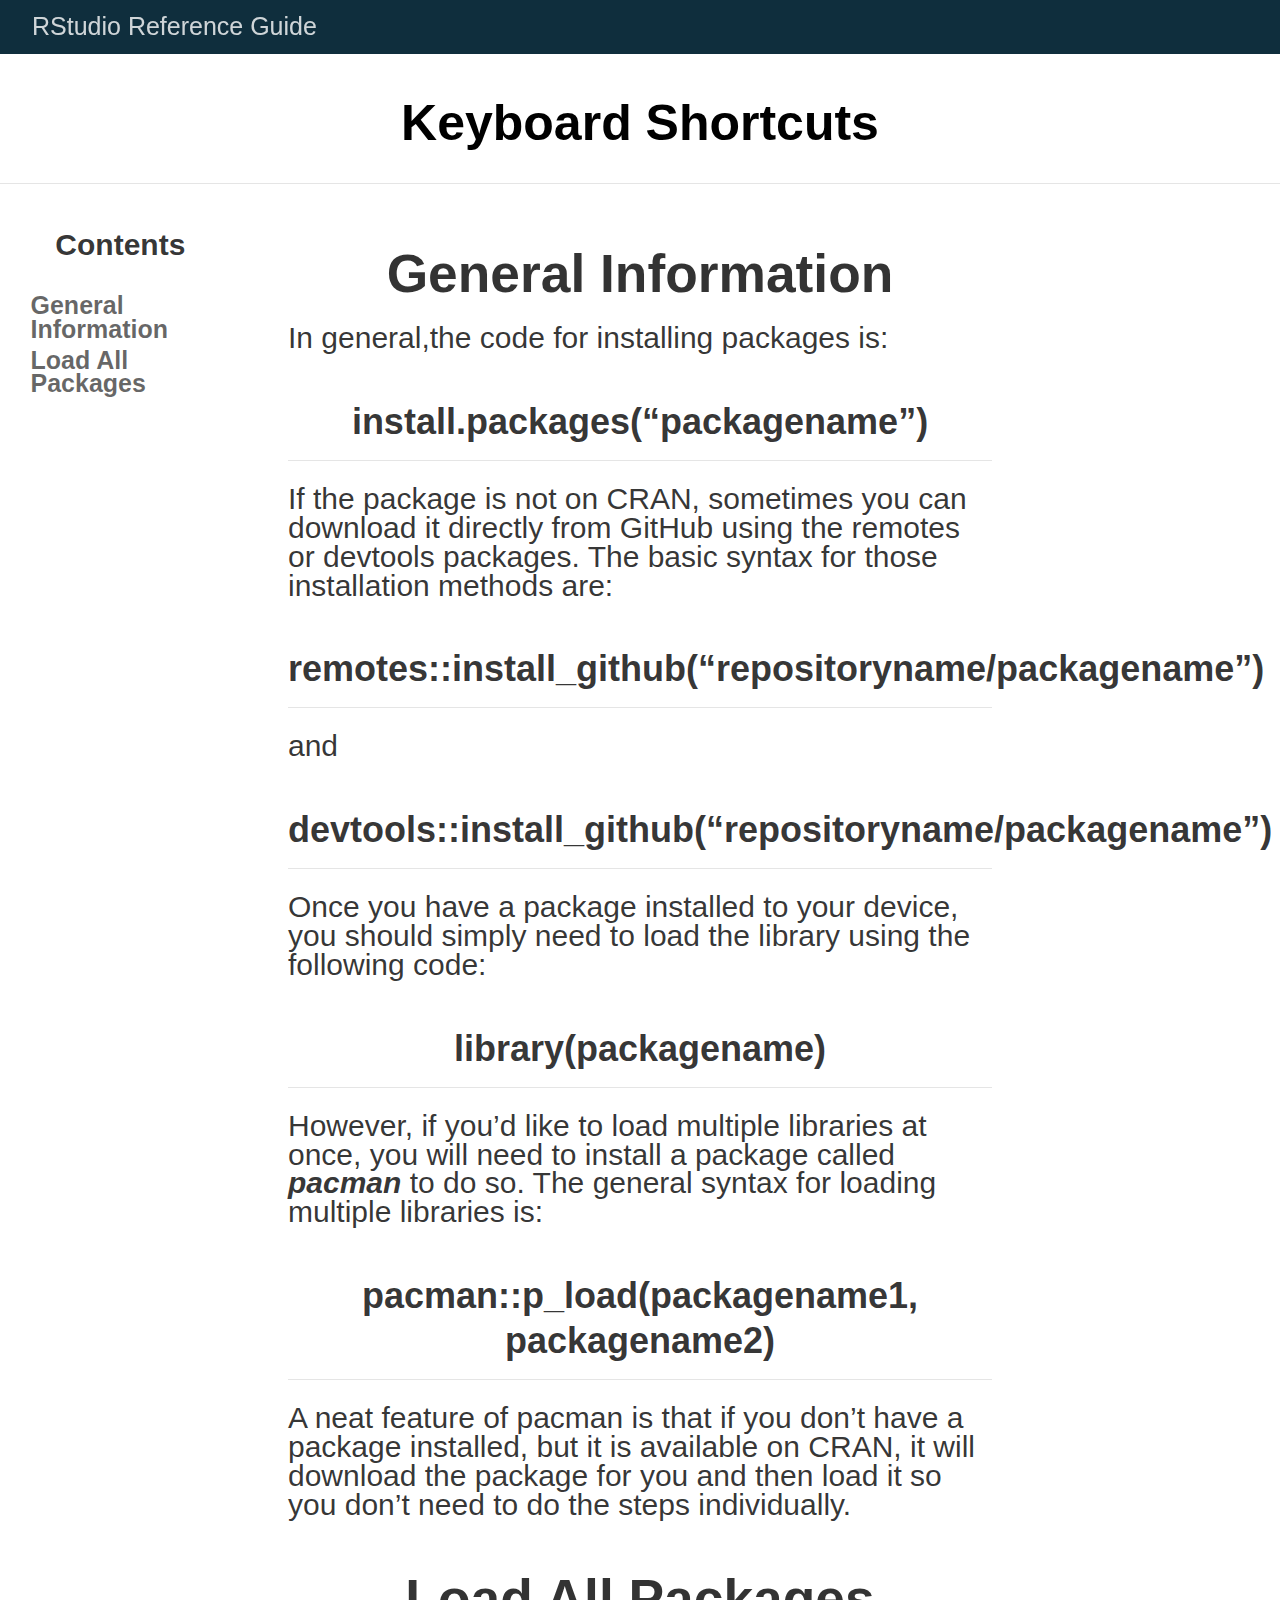
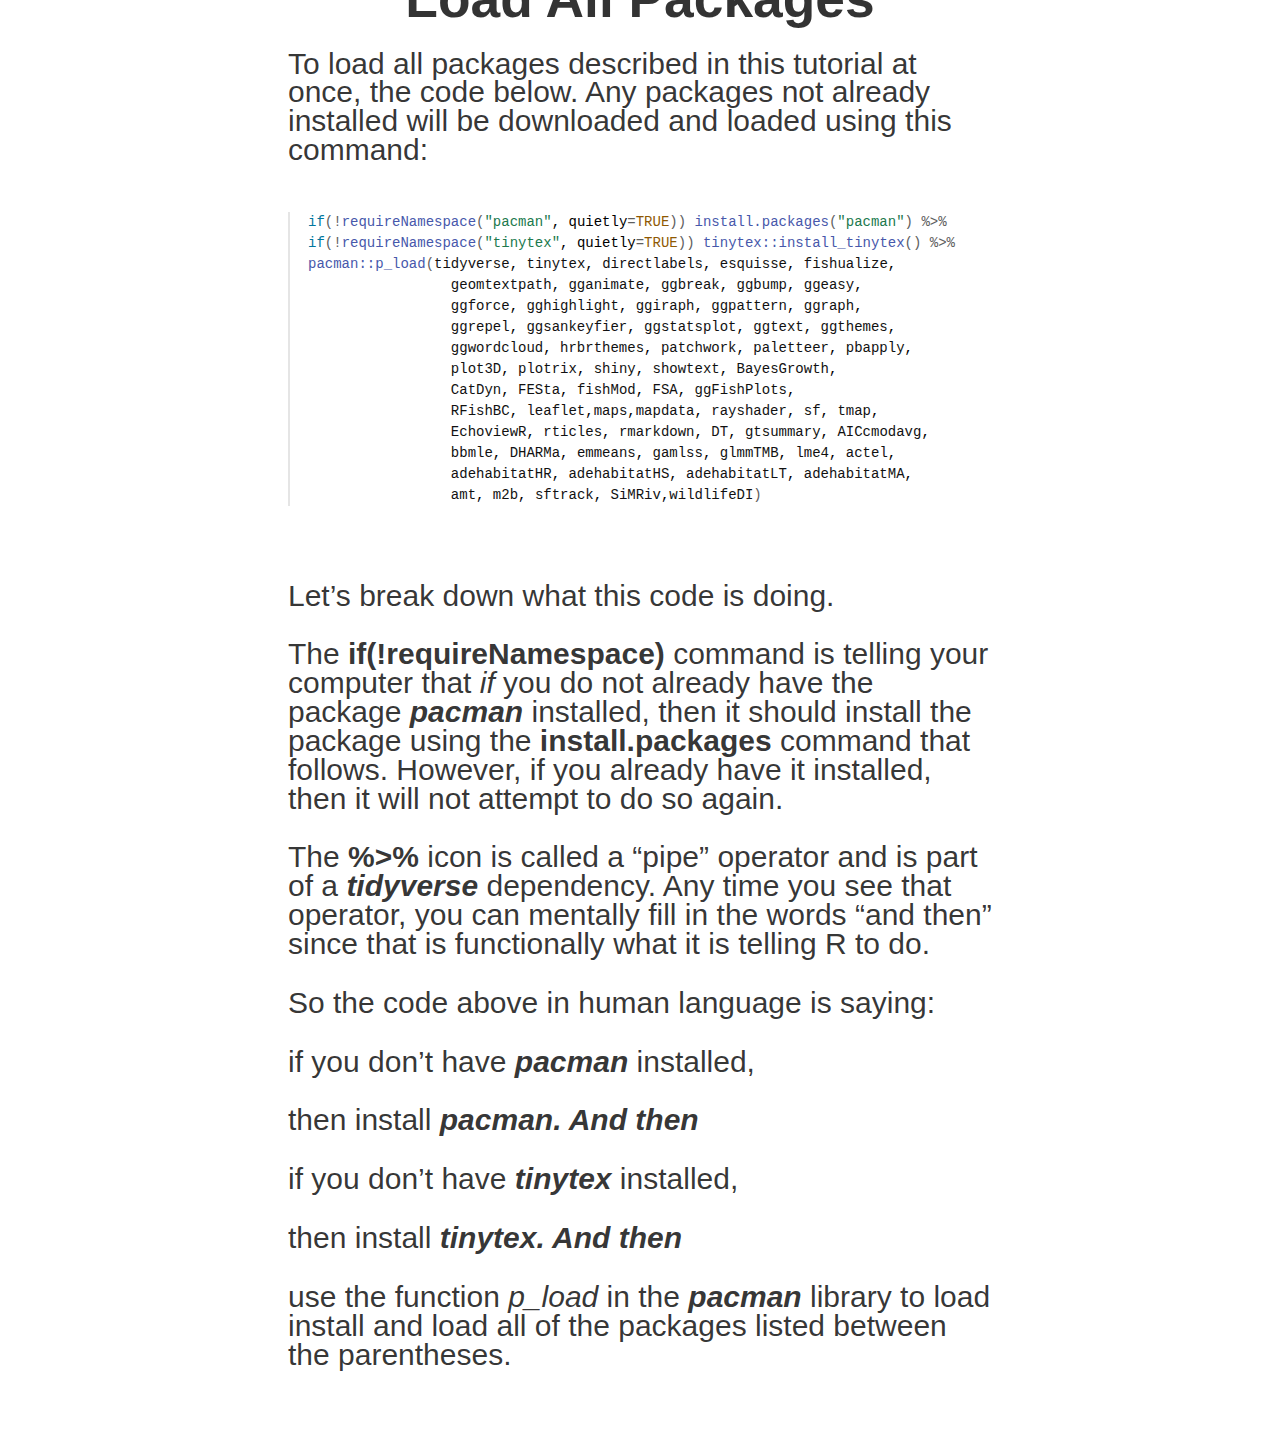
<file: installpack.html>
<!DOCTYPE html>

<html xmlns="http://www.w3.org/1999/xhtml" lang="" xml:lang="">

<head>
  <meta charset="utf-8"/>
  <meta name="viewport" content="width=device-width, initial-scale=1"/>
  <meta http-equiv="X-UA-Compatible" content="IE=Edge,chrome=1"/>
  <meta name="generator" content="distill" />

  <style type="text/css">
  /* Hide doc at startup (prevent jankiness while JS renders/transforms) */
  body {
    visibility: hidden;
  }
  </style>

 <!--radix_placeholder_import_source-->
 <!--/radix_placeholder_import_source-->

<style type="text/css">code{white-space: pre;}</style>
<style type="text/css" data-origin="pandoc">
pre > code.sourceCode { white-space: pre; position: relative; }
pre > code.sourceCode > span { line-height: 1.25; }
pre > code.sourceCode > span:empty { height: 1.2em; }
.sourceCode { overflow: visible; }
code.sourceCode > span { color: inherit; text-decoration: inherit; }
div.sourceCode { margin: 1em 0; }
pre.sourceCode { margin: 0; }
@media screen {
div.sourceCode { overflow: auto; }
}
@media print {
pre > code.sourceCode { white-space: pre-wrap; }
pre > code.sourceCode > span { display: inline-block; text-indent: -5em; padding-left: 5em; }
}
pre.numberSource code
  { counter-reset: source-line 0; }
pre.numberSource code > span
  { position: relative; left: -4em; counter-increment: source-line; }
pre.numberSource code > span > a:first-child::before
  { content: counter(source-line);
    position: relative; left: -1em; text-align: right; vertical-align: baseline;
    border: none; display: inline-block;
    -webkit-touch-callout: none; -webkit-user-select: none;
    -khtml-user-select: none; -moz-user-select: none;
    -ms-user-select: none; user-select: none;
    padding: 0 4px; width: 4em;
    color: #aaaaaa;
  }
pre.numberSource { margin-left: 3em; border-left: 1px solid #aaaaaa;  padding-left: 4px; }
div.sourceCode
  { color: #00769e; background-color: #f1f3f5; }
@media screen {
pre > code.sourceCode > span > a:first-child::before { text-decoration: underline; }
}
code span { color: #00769e; } /* Normal */
code span.al { color: #ad0000; } /* Alert */
code span.an { color: #5e5e5e; } /* Annotation */
code span.at { color: #657422; } /* Attribute */
code span.bn { color: #ad0000; } /* BaseN */
code span.bu { } /* BuiltIn */
code span.cf { color: #00769e; } /* ControlFlow */
code span.ch { color: #20794d; } /* Char */
code span.cn { color: #8f5902; } /* Constant */
code span.co { color: #5e5e5e; } /* Comment */
code span.cv { color: #5e5e5e; font-style: italic; } /* CommentVar */
code span.do { color: #5e5e5e; font-style: italic; } /* Documentation */
code span.dt { color: #ad0000; } /* DataType */
code span.dv { color: #ad0000; } /* DecVal */
code span.er { color: #ad0000; } /* Error */
code span.ex { } /* Extension */
code span.fl { color: #ad0000; } /* Float */
code span.fu { color: #4758ab; } /* Function */
code span.im { } /* Import */
code span.in { color: #5e5e5e; } /* Information */
code span.kw { color: #00769e; } /* Keyword */
code span.op { color: #5e5e5e; } /* Operator */
code span.ot { color: #00769e; } /* Other */
code span.pp { color: #ad0000; } /* Preprocessor */
code span.sc { color: #5e5e5e; } /* SpecialChar */
code span.ss { color: #20794d; } /* SpecialString */
code span.st { color: #20794d; } /* String */
code span.va { color: #111111; } /* Variable */
code span.vs { color: #20794d; } /* VerbatimString */
code span.wa { color: #5e5e5e; font-style: italic; } /* Warning */
</style>


  <!--radix_placeholder_meta_tags-->
  <title>RStudio Reference Guide: Keyboard Shortcuts</title>




  <!--  https://developers.facebook.com/docs/sharing/webmasters#markup -->
  <meta property="og:title" content="RStudio Reference Guide: Keyboard Shortcuts"/>
  <meta property="og:type" content="article"/>
  <meta property="og:locale" content="en_US"/>
  <meta property="og:site_name" content="RStudio Reference Guide"/>

  <!--  https://dev.twitter.com/cards/types/summary -->
  <meta property="twitter:card" content="summary"/>
  <meta property="twitter:title" content="RStudio Reference Guide: Keyboard Shortcuts"/>

  <!--/radix_placeholder_meta_tags-->
  <!--radix_placeholder_rmarkdown_metadata-->

  <script type="text/json" id="radix-rmarkdown-metadata">
  {"type":"list","attributes":{"names":{"type":"character","attributes":{},"value":["title","description","output"]}},"value":[{"type":"character","attributes":{},"value":["Keyboard Shortcuts"]},{"type":"NULL"},{"type":"list","attributes":{"names":{"type":"character","attributes":{},"value":["distill::distill_article"]}},"value":[{"type":"list","attributes":{"names":{"type":"character","attributes":{},"value":["toc","toc_depth"]}},"value":[{"type":"logical","attributes":{},"value":[true]},{"type":"integer","attributes":{},"value":[1]}]}]}]}
  </script>
  <!--/radix_placeholder_rmarkdown_metadata-->
  <!--radix_placeholder_navigation_in_header-->
  <meta name="distill:offset" content=""/>

  <script type="application/javascript">

    window.headroom_prevent_pin = false;

    window.document.addEventListener("DOMContentLoaded", function (event) {

      // initialize headroom for banner
      var header = $('header').get(0);
      var headerHeight = header.offsetHeight;
      var headroom = new Headroom(header, {
        tolerance: 5,
        onPin : function() {
          if (window.headroom_prevent_pin) {
            window.headroom_prevent_pin = false;
            headroom.unpin();
          }
        }
      });
      headroom.init();
      if(window.location.hash)
        headroom.unpin();
      $(header).addClass('headroom--transition');

      // offset scroll location for banner on hash change
      // (see: https://github.com/WickyNilliams/headroom.js/issues/38)
      window.addEventListener("hashchange", function(event) {
        window.scrollTo(0, window.pageYOffset - (headerHeight + 25));
      });

      // responsive menu
      $('.distill-site-header').each(function(i, val) {
        var topnav = $(this);
        var toggle = topnav.find('.nav-toggle');
        toggle.on('click', function() {
          topnav.toggleClass('responsive');
        });
      });

      // nav dropdowns
      $('.nav-dropbtn').click(function(e) {
        $(this).next('.nav-dropdown-content').toggleClass('nav-dropdown-active');
        $(this).parent().siblings('.nav-dropdown')
           .children('.nav-dropdown-content').removeClass('nav-dropdown-active');
      });
      $("body").click(function(e){
        $('.nav-dropdown-content').removeClass('nav-dropdown-active');
      });
      $(".nav-dropdown").click(function(e){
        e.stopPropagation();
      });
    });
  </script>

  <style type="text/css">

  /* Theme (user-documented overrideables for nav appearance) */

  .distill-site-nav {
    color: rgba(255, 255, 255, 0.8);
    background-color: #0F2E3D;
    font-size: 15px;
    font-weight: 300;
  }

  .distill-site-nav a {
    color: inherit;
    text-decoration: none;
  }

  .distill-site-nav a:hover {
    color: white;
  }

  @media print {
    .distill-site-nav {
      display: none;
    }
  }

  .distill-site-header {

  }

  .distill-site-footer {

  }


  /* Site Header */

  .distill-site-header {
    width: 100%;
    box-sizing: border-box;
    z-index: 3;
  }

  .distill-site-header .nav-left {
    display: inline-block;
    margin-left: 8px;
  }

  @media screen and (max-width: 768px) {
    .distill-site-header .nav-left {
      margin-left: 0;
    }
  }


  .distill-site-header .nav-right {
    float: right;
    margin-right: 8px;
  }

  .distill-site-header a,
  .distill-site-header .title {
    display: inline-block;
    text-align: center;
    padding: 14px 10px 14px 10px;
  }

  .distill-site-header .title {
    font-size: 18px;
    min-width: 150px;
  }

  .distill-site-header .logo {
    padding: 0;
  }

  .distill-site-header .logo img {
    display: none;
    max-height: 20px;
    width: auto;
    margin-bottom: -4px;
  }

  .distill-site-header .nav-image img {
    max-height: 18px;
    width: auto;
    display: inline-block;
    margin-bottom: -3px;
  }



  @media screen and (min-width: 1000px) {
    .distill-site-header .logo img {
      display: inline-block;
    }
    .distill-site-header .nav-left {
      margin-left: 20px;
    }
    .distill-site-header .nav-right {
      margin-right: 20px;
    }
    .distill-site-header .title {
      padding-left: 12px;
    }
  }


  .distill-site-header .nav-toggle {
    display: none;
  }

  .nav-dropdown {
    display: inline-block;
    position: relative;
  }

  .nav-dropdown .nav-dropbtn {
    border: none;
    outline: none;
    color: rgba(255, 255, 255, 0.8);
    padding: 16px 10px;
    background-color: transparent;
    font-family: inherit;
    font-size: inherit;
    font-weight: inherit;
    margin: 0;
    margin-top: 1px;
    z-index: 2;
  }

  .nav-dropdown-content {
    display: none;
    position: absolute;
    background-color: white;
    min-width: 200px;
    border: 1px solid rgba(0,0,0,0.15);
    border-radius: 4px;
    box-shadow: 0px 8px 16px 0px rgba(0,0,0,0.1);
    z-index: 1;
    margin-top: 2px;
    white-space: nowrap;
    padding-top: 4px;
    padding-bottom: 4px;
  }

  .nav-dropdown-content hr {
    margin-top: 4px;
    margin-bottom: 4px;
    border: none;
    border-bottom: 1px solid rgba(0, 0, 0, 0.1);
  }

  .nav-dropdown-active {
    display: block;
  }

  .nav-dropdown-content a, .nav-dropdown-content .nav-dropdown-header {
    color: black;
    padding: 6px 24px;
    text-decoration: none;
    display: block;
    text-align: left;
  }

  .nav-dropdown-content .nav-dropdown-header {
    display: block;
    padding: 5px 24px;
    padding-bottom: 0;
    text-transform: uppercase;
    font-size: 14px;
    color: #999999;
    white-space: nowrap;
  }

  .nav-dropdown:hover .nav-dropbtn {
    color: white;
  }

  .nav-dropdown-content a:hover {
    background-color: #ddd;
    color: black;
  }

  .nav-right .nav-dropdown-content {
    margin-left: -45%;
    right: 0;
  }

  @media screen and (max-width: 768px) {
    .distill-site-header a, .distill-site-header .nav-dropdown  {display: none;}
    .distill-site-header a.nav-toggle {
      float: right;
      display: block;
    }
    .distill-site-header .title {
      margin-left: 0;
    }
    .distill-site-header .nav-right {
      margin-right: 0;
    }
    .distill-site-header {
      overflow: hidden;
    }
    .nav-right .nav-dropdown-content {
      margin-left: 0;
    }
  }


  @media screen and (max-width: 768px) {
    .distill-site-header.responsive {position: relative; min-height: 500px; }
    .distill-site-header.responsive a.nav-toggle {
      position: absolute;
      right: 0;
      top: 0;
    }
    .distill-site-header.responsive a,
    .distill-site-header.responsive .nav-dropdown {
      display: block;
      text-align: left;
    }
    .distill-site-header.responsive .nav-left,
    .distill-site-header.responsive .nav-right {
      width: 100%;
    }
    .distill-site-header.responsive .nav-dropdown {float: none;}
    .distill-site-header.responsive .nav-dropdown-content {position: relative;}
    .distill-site-header.responsive .nav-dropdown .nav-dropbtn {
      display: block;
      width: 100%;
      text-align: left;
    }
  }

  /* Site Footer */

  .distill-site-footer {
    width: 100%;
    overflow: hidden;
    box-sizing: border-box;
    z-index: 3;
    margin-top: 30px;
    padding-top: 30px;
    padding-bottom: 30px;
    text-align: center;
  }

  /* Headroom */

  d-title {
    padding-top: 6rem;
  }

  @media print {
    d-title {
      padding-top: 4rem;
    }
  }

  .headroom {
    z-index: 1000;
    position: fixed;
    top: 0;
    left: 0;
    right: 0;
  }

  .headroom--transition {
    transition: all .4s ease-in-out;
  }

  .headroom--unpinned {
    top: -100px;
  }

  .headroom--pinned {
    top: 0;
  }

  /* adjust viewport for navbar height */
  /* helps vertically center bootstrap (non-distill) content */
  .min-vh-100 {
    min-height: calc(100vh - 100px) !important;
  }

  </style>

  <script src="site_libs/jquery-3.6.0/jquery-3.6.0.min.js"></script>
  <link href="site_libs/font-awesome-6.5.2/css/all.min.css" rel="stylesheet"/>
  <link href="site_libs/font-awesome-6.5.2/css/v4-shims.min.css" rel="stylesheet"/>
  <script src="site_libs/headroom-0.9.4/headroom.min.js"></script>
  <script src="site_libs/autocomplete-0.37.1/autocomplete.min.js"></script>
  <script src="site_libs/fuse-6.4.1/fuse.min.js"></script>

  <script type="application/javascript">

  function getMeta(metaName) {
    var metas = document.getElementsByTagName('meta');
    for (let i = 0; i < metas.length; i++) {
      if (metas[i].getAttribute('name') === metaName) {
        return metas[i].getAttribute('content');
      }
    }
    return '';
  }

  function offsetURL(url) {
    var offset = getMeta('distill:offset');
    return offset ? offset + '/' + url : url;
  }

  function createFuseIndex() {

    // create fuse index
    var options = {
      keys: [
        { name: 'title', weight: 20 },
        { name: 'categories', weight: 15 },
        { name: 'description', weight: 10 },
        { name: 'contents', weight: 5 },
      ],
      ignoreLocation: true,
      threshold: 0
    };
    var fuse = new window.Fuse([], options);

    // fetch the main search.json
    return fetch(offsetURL('search.json'))
      .then(function(response) {
        if (response.status == 200) {
          return response.json().then(function(json) {
            // index main articles
            json.articles.forEach(function(article) {
              fuse.add(article);
            });
            // download collections and index their articles
            return Promise.all(json.collections.map(function(collection) {
              return fetch(offsetURL(collection)).then(function(response) {
                if (response.status === 200) {
                  return response.json().then(function(articles) {
                    articles.forEach(function(article) {
                      fuse.add(article);
                    });
                  })
                } else {
                  return Promise.reject(
                    new Error('Unexpected status from search index request: ' +
                              response.status)
                  );
                }
              });
            })).then(function() {
              return fuse;
            });
          });

        } else {
          return Promise.reject(
            new Error('Unexpected status from search index request: ' +
                        response.status)
          );
        }
      });
  }

  window.document.addEventListener("DOMContentLoaded", function (event) {

    // get search element (bail if we don't have one)
    var searchEl = window.document.getElementById('distill-search');
    if (!searchEl)
      return;

    createFuseIndex()
      .then(function(fuse) {

        // make search box visible
        searchEl.classList.remove('hidden');

        // initialize autocomplete
        var options = {
          autoselect: true,
          hint: false,
          minLength: 2,
        };
        window.autocomplete(searchEl, options, [{
          source: function(query, callback) {
            const searchOptions = {
              isCaseSensitive: false,
              shouldSort: true,
              minMatchCharLength: 2,
              limit: 10,
            };
            var results = fuse.search(query, searchOptions);
            callback(results
              .map(function(result) { return result.item; })
            );
          },
          templates: {
            suggestion: function(suggestion) {
              var img = suggestion.preview && Object.keys(suggestion.preview).length > 0
                ? `<img src="${offsetURL(suggestion.preview)}"</img>`
                : '';
              var html = `
                <div class="search-item">
                  <h3>${suggestion.title}</h3>
                  <div class="search-item-description">
                    ${suggestion.description || ''}
                  </div>
                  <div class="search-item-preview">
                    ${img}
                  </div>
                </div>
              `;
              return html;
            }
          }
        }]).on('autocomplete:selected', function(event, suggestion) {
          window.location.href = offsetURL(suggestion.path);
        });
        // remove inline display style on autocompleter (we want to
        // manage responsive display via css)
        $('.algolia-autocomplete').css("display", "");
      })
      .catch(function(error) {
        console.log(error);
      });

  });

  </script>

  <style type="text/css">

  .nav-search {
    font-size: x-small;
  }

  /* Algolioa Autocomplete */

  .algolia-autocomplete {
    display: inline-block;
    margin-left: 10px;
    vertical-align: sub;
    background-color: white;
    color: black;
    padding: 6px;
    padding-top: 8px;
    padding-bottom: 0;
    border-radius: 6px;
    border: 1px #0F2E3D solid;
    width: 180px;
  }


  @media screen and (max-width: 768px) {
    .distill-site-nav .algolia-autocomplete {
      display: none;
      visibility: hidden;
    }
    .distill-site-nav.responsive .algolia-autocomplete {
      display: inline-block;
      visibility: visible;
    }
    .distill-site-nav.responsive .algolia-autocomplete .aa-dropdown-menu {
      margin-left: 0;
      width: 400px;
      max-height: 400px;
    }
  }

  .algolia-autocomplete .aa-input, .algolia-autocomplete .aa-hint {
    width: 90%;
    outline: none;
    border: none;
  }

  .algolia-autocomplete .aa-hint {
    color: #999;
  }
  .algolia-autocomplete .aa-dropdown-menu {
    width: 550px;
    max-height: 70vh;
    overflow-x: visible;
    overflow-y: scroll;
    padding: 5px;
    margin-top: 3px;
    margin-left: -150px;
    background-color: #fff;
    border-radius: 5px;
    border: 1px solid #999;
    border-top: none;
  }

  .algolia-autocomplete .aa-dropdown-menu .aa-suggestion {
    cursor: pointer;
    padding: 5px 4px;
    border-bottom: 1px solid #eee;
  }

  .algolia-autocomplete .aa-dropdown-menu .aa-suggestion:last-of-type {
    border-bottom: none;
    margin-bottom: 2px;
  }

  .algolia-autocomplete .aa-dropdown-menu .aa-suggestion .search-item {
    overflow: hidden;
    font-size: 0.8em;
    line-height: 1.4em;
  }

  .algolia-autocomplete .aa-dropdown-menu .aa-suggestion .search-item h3 {
    font-size: 1rem;
    margin-block-start: 0;
    margin-block-end: 5px;
  }

  .algolia-autocomplete .aa-dropdown-menu .aa-suggestion .search-item-description {
    display: inline-block;
    overflow: hidden;
    height: 2.8em;
    width: 80%;
    margin-right: 4%;
  }

  .algolia-autocomplete .aa-dropdown-menu .aa-suggestion .search-item-preview {
    display: inline-block;
    width: 15%;
  }

  .algolia-autocomplete .aa-dropdown-menu .aa-suggestion .search-item-preview img {
    height: 3em;
    width: auto;
    display: none;
  }

  .algolia-autocomplete .aa-dropdown-menu .aa-suggestion .search-item-preview img[src] {
    display: initial;
  }

  .algolia-autocomplete .aa-dropdown-menu .aa-suggestion.aa-cursor {
    background-color: #eee;
  }
  .algolia-autocomplete .aa-dropdown-menu .aa-suggestion em {
    font-weight: bold;
    font-style: normal;
  }

  </style>


  <!--/radix_placeholder_navigation_in_header-->
  <!--radix_placeholder_distill-->

  <style type="text/css">

  body {
    background-color: white;
  }

  .pandoc-table {
    width: 100%;
  }

  .pandoc-table>caption {
    margin-bottom: 10px;
  }

  .pandoc-table th:not([align]) {
    text-align: left;
  }

  .pagedtable-footer {
    font-size: 15px;
  }

  d-byline .byline {
    grid-template-columns: 2fr 2fr;
  }

  d-byline .byline h3 {
    margin-block-start: 1.5em;
  }

  d-byline .byline .authors-affiliations h3 {
    margin-block-start: 0.5em;
  }

  .authors-affiliations .orcid-id {
    width: 16px;
    height:16px;
    margin-left: 4px;
    margin-right: 4px;
    vertical-align: middle;
    padding-bottom: 2px;
  }

  d-title .dt-tags {
    margin-top: 1em;
    grid-column: text;
  }

  .dt-tags .dt-tag {
    text-decoration: none;
    display: inline-block;
    color: rgba(0,0,0,0.6);
    padding: 0em 0.4em;
    margin-right: 0.5em;
    margin-bottom: 0.4em;
    font-size: 70%;
    border: 1px solid rgba(0,0,0,0.2);
    border-radius: 3px;
    text-transform: uppercase;
    font-weight: 500;
  }

  d-article table.gt_table td,
  d-article table.gt_table th {
    border-bottom: none;
    font-size: 100%;
  }

  .html-widget {
    margin-bottom: 2.0em;
  }

  .l-screen-inset {
    padding-right: 16px;
  }

  .l-screen .caption {
    margin-left: 10px;
  }

  .shaded {
    background: rgb(247, 247, 247);
    padding-top: 20px;
    padding-bottom: 20px;
    border-top: 1px solid rgba(0, 0, 0, 0.1);
    border-bottom: 1px solid rgba(0, 0, 0, 0.1);
  }

  .shaded .html-widget {
    margin-bottom: 0;
    border: 1px solid rgba(0, 0, 0, 0.1);
  }

  .shaded .shaded-content {
    background: white;
  }

  .text-output {
    margin-top: 0;
    line-height: 1.5em;
  }

  .hidden {
    display: none !important;
  }

  hr.section-separator {
    border: none;
    border-top: 1px solid rgba(0, 0, 0, 0.1);
    margin: 0px;
  }


  d-byline {
    border-top: none;
  }

  d-article {
    padding-top: 2.5rem;
    padding-bottom: 30px;
    border-top: none;
  }

  d-appendix {
    padding-top: 30px;
  }

  d-article>p>img {
    width: 100%;
  }

  d-article h2 {
    margin: 1rem 0 1.5rem 0;
  }

  d-article h3 {
    margin-top: 1.5rem;
  }

  d-article iframe {
    border: 1px solid rgba(0, 0, 0, 0.1);
    margin-bottom: 2.0em;
    width: 100%;
  }

  /* Tweak code blocks */

  d-article div.sourceCode code,
  d-article pre code {
    font-family: Consolas, Monaco, 'Andale Mono', 'Ubuntu Mono', monospace;
  }

  d-article pre,
  d-article div.sourceCode,
  d-article div.sourceCode pre {
    overflow: auto;
  }

  d-article div.sourceCode {
    background-color: white;
  }

  d-article div.sourceCode pre {
    padding-left: 10px;
    font-size: 12px;
    border-left: 2px solid rgba(0,0,0,0.1);
  }

  d-article pre {
    font-size: 12px;
    color: black;
    background: none;
    margin-top: 0;
    text-align: left;
    white-space: pre;
    word-spacing: normal;
    word-break: normal;
    word-wrap: normal;
    line-height: 1.5;

    -moz-tab-size: 4;
    -o-tab-size: 4;
    tab-size: 4;

    -webkit-hyphens: none;
    -moz-hyphens: none;
    -ms-hyphens: none;
    hyphens: none;
  }

  d-article pre a {
    border-bottom: none;
  }

  d-article pre a:hover {
    border-bottom: none;
    text-decoration: underline;
  }

  d-article details {
    grid-column: text;
    margin-bottom: 0.8em;
  }

  @media(min-width: 768px) {

  d-article pre,
  d-article div.sourceCode,
  d-article div.sourceCode pre {
    overflow: visible !important;
  }

  d-article div.sourceCode pre {
    padding-left: 18px;
    font-size: 14px;
  }

  /* tweak for Pandoc numbered line within distill */
  d-article pre.numberSource code > span {
      left: -2em;
  }

  d-article pre {
    font-size: 14px;
  }

  }

  figure img.external {
    background: white;
    border: 1px solid rgba(0, 0, 0, 0.1);
    box-shadow: 0 1px 8px rgba(0, 0, 0, 0.1);
    padding: 18px;
    box-sizing: border-box;
  }

  /* CSS for d-contents */

  .d-contents {
    grid-column: text;
    color: rgba(0,0,0,0.8);
    font-size: 0.9em;
    padding-bottom: 1em;
    margin-bottom: 1em;
    padding-bottom: 0.5em;
    margin-bottom: 1em;
    padding-left: 0.25em;
    justify-self: start;
  }

  @media(min-width: 1000px) {
    .d-contents.d-contents-float {
      height: 0;
      grid-column-start: 1;
      grid-column-end: 4;
      justify-self: center;
      padding-right: 3em;
      padding-left: 2em;
    }
  }

  .d-contents nav h3 {
    font-size: 18px;
    margin-top: 0;
    margin-bottom: 1em;
  }

  .d-contents li {
    list-style-type: none
  }

  .d-contents nav > ul {
    padding-left: 0;
  }

  .d-contents ul {
    padding-left: 1em
  }

  .d-contents nav ul li {
    margin-top: 0.6em;
    margin-bottom: 0.2em;
  }

  .d-contents nav a {
    font-size: 13px;
    border-bottom: none;
    text-decoration: none
    color: rgba(0, 0, 0, 0.8);
  }

  .d-contents nav a:hover {
    text-decoration: underline solid rgba(0, 0, 0, 0.6)
  }

  .d-contents nav > ul > li > a {
    font-weight: 600;
  }

  .d-contents nav > ul > li > ul {
    font-weight: inherit;
  }

  .d-contents nav > ul > li > ul > li {
    margin-top: 0.2em;
  }


  .d-contents nav ul {
    margin-top: 0;
    margin-bottom: 0.25em;
  }

  .d-article-with-toc h2:nth-child(2) {
    margin-top: 0;
  }


  /* Figure */

  .figure {
    position: relative;
    margin-bottom: 2.5em;
    margin-top: 1.5em;
  }

  .figure .caption {
    color: rgba(0, 0, 0, 0.6);
    font-size: 12px;
    line-height: 1.5em;
  }

  .figure img.external {
    background: white;
    border: 1px solid rgba(0, 0, 0, 0.1);
    box-shadow: 0 1px 8px rgba(0, 0, 0, 0.1);
    padding: 18px;
    box-sizing: border-box;
  }

  .figure .caption a {
    color: rgba(0, 0, 0, 0.6);
  }

  .figure .caption b,
  .figure .caption strong, {
    font-weight: 600;
    color: rgba(0, 0, 0, 1.0);
  }

  /* Citations */

  d-article .citation {
    color: inherit;
    cursor: inherit;
  }

  div.hanging-indent{
    margin-left: 1em; text-indent: -1em;
  }

  /* Citation hover box */

  .tippy-box[data-theme~=light-border] {
    background-color: rgba(250, 250, 250, 0.95);
  }

  .tippy-content > p {
    margin-bottom: 0;
    padding: 2px;
  }


  /* Tweak 1000px media break to show more text */

  @media(min-width: 1000px) {
    .base-grid,
    distill-header,
    d-title,
    d-abstract,
    d-article,
    d-appendix,
    distill-appendix,
    d-byline,
    d-footnote-list,
    d-citation-list,
    distill-footer {
      grid-template-columns: [screen-start] 1fr [page-start kicker-start] 80px [middle-start] 50px [text-start kicker-end] 65px 65px 65px 65px 65px 65px 65px 65px [text-end gutter-start] 65px [middle-end] 65px [page-end gutter-end] 1fr [screen-end];
      grid-column-gap: 16px;
    }

    .grid {
      grid-column-gap: 16px;
    }

    d-article {
      font-size: 1.06rem;
      line-height: 1.7em;
    }
    figure .caption, .figure .caption, figure figcaption {
      font-size: 13px;
    }
  }

  @media(min-width: 1180px) {
    .base-grid,
    distill-header,
    d-title,
    d-abstract,
    d-article,
    d-appendix,
    distill-appendix,
    d-byline,
    d-footnote-list,
    d-citation-list,
    distill-footer {
      grid-template-columns: [screen-start] 1fr [page-start kicker-start] 60px [middle-start] 60px [text-start kicker-end] 60px 60px 60px 60px 60px 60px 60px 60px [text-end gutter-start] 60px [middle-end] 60px [page-end gutter-end] 1fr [screen-end];
      grid-column-gap: 32px;
    }

    .grid {
      grid-column-gap: 32px;
    }
  }


  /* Get the citation styles for the appendix (not auto-injected on render since
     we do our own rendering of the citation appendix) */

  d-appendix .citation-appendix,
  .d-appendix .citation-appendix {
    font-size: 11px;
    line-height: 15px;
    border-left: 1px solid rgba(0, 0, 0, 0.1);
    padding-left: 18px;
    border: 1px solid rgba(0,0,0,0.1);
    background: rgba(0, 0, 0, 0.02);
    padding: 10px 18px;
    border-radius: 3px;
    color: rgba(150, 150, 150, 1);
    overflow: hidden;
    margin-top: -12px;
    white-space: pre-wrap;
    word-wrap: break-word;
  }

  /* Include appendix styles here so they can be overridden */

  d-appendix {
    contain: layout style;
    font-size: 0.8em;
    line-height: 1.7em;
    margin-top: 60px;
    margin-bottom: 0;
    border-top: 1px solid rgba(0, 0, 0, 0.1);
    color: rgba(0,0,0,0.5);
    padding-top: 60px;
    padding-bottom: 48px;
  }

  d-appendix h3 {
    grid-column: page-start / text-start;
    font-size: 15px;
    font-weight: 500;
    margin-top: 1em;
    margin-bottom: 0;
    color: rgba(0,0,0,0.65);
  }

  d-appendix h3 + * {
    margin-top: 1em;
  }

  d-appendix ol {
    padding: 0 0 0 15px;
  }

  @media (min-width: 768px) {
    d-appendix ol {
      padding: 0 0 0 30px;
      margin-left: -30px;
    }
  }

  d-appendix li {
    margin-bottom: 1em;
  }

  d-appendix a {
    color: rgba(0, 0, 0, 0.6);
  }

  d-appendix > * {
    grid-column: text;
  }

  d-appendix > d-footnote-list,
  d-appendix > d-citation-list,
  d-appendix > distill-appendix {
    grid-column: screen;
  }

  /* Include footnote styles here so they can be overridden */

  d-footnote-list {
    contain: layout style;
  }

  d-footnote-list > * {
    grid-column: text;
  }

  d-footnote-list a.footnote-backlink {
    color: rgba(0,0,0,0.3);
    padding-left: 0.5em;
  }



  /* Anchor.js */

  .anchorjs-link {
    /*transition: all .25s linear; */
    text-decoration: none;
    border-bottom: none;
  }
  *:hover > .anchorjs-link {
    margin-left: -1.125em !important;
    text-decoration: none;
    border-bottom: none;
  }

  /* Social footer */

  .social_footer {
    margin-top: 30px;
    margin-bottom: 0;
    color: rgba(0,0,0,0.67);
  }

  .disqus-comments {
    margin-right: 30px;
  }

  .disqus-comment-count {
    border-bottom: 1px solid rgba(0, 0, 0, 0.4);
    cursor: pointer;
  }

  #disqus_thread {
    margin-top: 30px;
  }

  .article-sharing a {
    border-bottom: none;
    margin-right: 8px;
  }

  .article-sharing a:hover {
    border-bottom: none;
  }

  .sidebar-section.subscribe {
    font-size: 12px;
    line-height: 1.6em;
  }

  .subscribe p {
    margin-bottom: 0.5em;
  }


  .article-footer .subscribe {
    font-size: 15px;
    margin-top: 45px;
  }


  .sidebar-section.custom {
    font-size: 12px;
    line-height: 1.6em;
  }

  .custom p {
    margin-bottom: 0.5em;
  }

  /* Styles for listing layout (hide title) */
  .layout-listing d-title, .layout-listing .d-title {
    display: none;
  }

  /* Styles for posts lists (not auto-injected) */


  .posts-with-sidebar {
    padding-left: 45px;
    padding-right: 45px;
  }

  .posts-list .description h2,
  .posts-list .description p {
    font-family: -apple-system, BlinkMacSystemFont, "Segoe UI", Roboto, Oxygen, Ubuntu, Cantarell, "Fira Sans", "Droid Sans", "Helvetica Neue", Arial, sans-serif;
  }

  .posts-list .description h2 {
    font-weight: 700;
    border-bottom: none;
    padding-bottom: 0;
  }

  .posts-list h2.post-tag {
    border-bottom: 1px solid rgba(0, 0, 0, 0.2);
    padding-bottom: 12px;
  }
  .posts-list {
    margin-top: 60px;
    margin-bottom: 24px;
  }

  .posts-list .post-preview {
    text-decoration: none;
    overflow: hidden;
    display: block;
    border-bottom: 1px solid rgba(0, 0, 0, 0.1);
    padding: 24px 0;
  }

  .post-preview-last {
    border-bottom: none !important;
  }

  .posts-list .posts-list-caption {
    grid-column: screen;
    font-weight: 400;
  }

  .posts-list .post-preview h2 {
    margin: 0 0 6px 0;
    line-height: 1.2em;
    font-style: normal;
    font-size: 24px;
  }

  .posts-list .post-preview p {
    margin: 0 0 12px 0;
    line-height: 1.4em;
    font-size: 16px;
  }

  .posts-list .post-preview .thumbnail {
    box-sizing: border-box;
    margin-bottom: 24px;
    position: relative;
    max-width: 500px;
  }
  .posts-list .post-preview img {
    width: 100%;
    display: block;
  }

  .posts-list .metadata {
    font-size: 12px;
    line-height: 1.4em;
    margin-bottom: 18px;
  }

  .posts-list .metadata > * {
    display: inline-block;
  }

  .posts-list .metadata .publishedDate {
    margin-right: 2em;
  }

  .posts-list .metadata .dt-authors {
    display: block;
    margin-top: 0.3em;
    margin-right: 2em;
  }

  .posts-list .dt-tags {
    display: block;
    line-height: 1em;
  }

  .posts-list .dt-tags .dt-tag {
    display: inline-block;
    color: rgba(0,0,0,0.6);
    padding: 0.3em 0.4em;
    margin-right: 0.2em;
    margin-bottom: 0.4em;
    font-size: 60%;
    border: 1px solid rgba(0,0,0,0.2);
    border-radius: 3px;
    text-transform: uppercase;
    font-weight: 500;
  }

  .posts-list img {
    opacity: 1;
  }

  .posts-list img[data-src] {
    opacity: 0;
  }

  .posts-more {
    clear: both;
  }


  .posts-sidebar {
    font-size: 16px;
  }

  .posts-sidebar h3 {
    font-size: 16px;
    margin-top: 0;
    margin-bottom: 0.5em;
    font-weight: 400;
    text-transform: uppercase;
  }

  .sidebar-section {
    margin-bottom: 30px;
  }

  .categories ul {
    list-style-type: none;
    margin: 0;
    padding: 0;
  }

  .categories li {
    color: rgba(0, 0, 0, 0.8);
    margin-bottom: 0;
  }

  .categories li>a {
    border-bottom: none;
  }

  .categories li>a:hover {
    border-bottom: 1px solid rgba(0, 0, 0, 0.4);
  }

  .categories .active {
    font-weight: 600;
  }

  .categories .category-count {
    color: rgba(0, 0, 0, 0.4);
  }


  @media(min-width: 768px) {
    .posts-list .post-preview h2 {
      font-size: 26px;
    }
    .posts-list .post-preview .thumbnail {
      float: right;
      width: 30%;
      margin-bottom: 0;
    }
    .posts-list .post-preview .description {
      float: left;
      width: 45%;
    }
    .posts-list .post-preview .metadata {
      float: left;
      width: 20%;
      margin-top: 8px;
    }
    .posts-list .post-preview p {
      margin: 0 0 12px 0;
      line-height: 1.5em;
      font-size: 16px;
    }
    .posts-with-sidebar .posts-list {
      float: left;
      width: 75%;
    }
    .posts-with-sidebar .posts-sidebar {
      float: right;
      width: 20%;
      margin-top: 60px;
      padding-top: 24px;
      padding-bottom: 24px;
    }
  }


  /* Improve display for browsers without grid (IE/Edge <= 15) */

  .downlevel {
    line-height: 1.6em;
    font-family: -apple-system, BlinkMacSystemFont, "Segoe UI", Roboto, Oxygen, Ubuntu, Cantarell, "Fira Sans", "Droid Sans", "Helvetica Neue", Arial, sans-serif;
    margin: 0;
  }

  .downlevel .d-title {
    padding-top: 6rem;
    padding-bottom: 1.5rem;
  }

  .downlevel .d-title h1 {
    font-size: 50px;
    font-weight: 700;
    line-height: 1.1em;
    margin: 0 0 0.5rem;
  }

  .downlevel .d-title p {
    font-weight: 300;
    font-size: 1.2rem;
    line-height: 1.55em;
    margin-top: 0;
  }

  .downlevel .d-byline {
    padding-top: 0.8em;
    padding-bottom: 0.8em;
    font-size: 0.8rem;
    line-height: 1.8em;
  }

  .downlevel .section-separator {
    border: none;
    border-top: 1px solid rgba(0, 0, 0, 0.1);
  }

  .downlevel .d-article {
    font-size: 1.06rem;
    line-height: 1.7em;
    padding-top: 1rem;
    padding-bottom: 2rem;
  }


  .downlevel .d-appendix {
    padding-left: 0;
    padding-right: 0;
    max-width: none;
    font-size: 0.8em;
    line-height: 1.7em;
    margin-bottom: 0;
    color: rgba(0,0,0,0.5);
    padding-top: 40px;
    padding-bottom: 48px;
  }

  .downlevel .footnotes ol {
    padding-left: 13px;
  }

  .downlevel .base-grid,
  .downlevel .distill-header,
  .downlevel .d-title,
  .downlevel .d-abstract,
  .downlevel .d-article,
  .downlevel .d-appendix,
  .downlevel .distill-appendix,
  .downlevel .d-byline,
  .downlevel .d-footnote-list,
  .downlevel .d-citation-list,
  .downlevel .distill-footer,
  .downlevel .appendix-bottom,
  .downlevel .posts-container {
    padding-left: 40px;
    padding-right: 40px;
  }

  @media(min-width: 768px) {
    .downlevel .base-grid,
    .downlevel .distill-header,
    .downlevel .d-title,
    .downlevel .d-abstract,
    .downlevel .d-article,
    .downlevel .d-appendix,
    .downlevel .distill-appendix,
    .downlevel .d-byline,
    .downlevel .d-footnote-list,
    .downlevel .d-citation-list,
    .downlevel .distill-footer,
    .downlevel .appendix-bottom,
    .downlevel .posts-container {
    padding-left: 150px;
    padding-right: 150px;
    max-width: 900px;
  }
  }

  .downlevel pre code {
    display: block;
    border-left: 2px solid rgba(0, 0, 0, .1);
    padding: 0 0 0 20px;
    font-size: 14px;
  }

  .downlevel code, .downlevel pre {
    color: black;
    background: none;
    font-family: Consolas, Monaco, 'Andale Mono', 'Ubuntu Mono', monospace;
    text-align: left;
    white-space: pre;
    word-spacing: normal;
    word-break: normal;
    word-wrap: normal;
    line-height: 1.5;

    -moz-tab-size: 4;
    -o-tab-size: 4;
    tab-size: 4;

    -webkit-hyphens: none;
    -moz-hyphens: none;
    -ms-hyphens: none;
    hyphens: none;
  }

  .downlevel .posts-list .post-preview {
    color: inherit;
  }



  </style>

  <script type="application/javascript">

  function is_downlevel_browser() {
    if (bowser.isUnsupportedBrowser({ msie: "12", msedge: "16"},
                                   window.navigator.userAgent)) {
      return true;
    } else {
      return window.load_distill_framework === undefined;
    }
  }

  // show body when load is complete
  function on_load_complete() {

    // add anchors
    if (window.anchors) {
      window.anchors.options.placement = 'left';
      window.anchors.add('d-article > h2, d-article > h3, d-article > h4, d-article > h5');
    }


    // set body to visible
    document.body.style.visibility = 'visible';

    // force redraw for leaflet widgets
    if (window.HTMLWidgets) {
      var maps = window.HTMLWidgets.findAll(".leaflet");
      $.each(maps, function(i, el) {
        var map = this.getMap();
        map.invalidateSize();
        map.eachLayer(function(layer) {
          if (layer instanceof L.TileLayer)
            layer.redraw();
        });
      });
    }

    // trigger 'shown' so htmlwidgets resize
    $('d-article').trigger('shown');
  }

  function init_distill() {

    init_common();

    // create front matter
    var front_matter = $('<d-front-matter></d-front-matter>');
    $('#distill-front-matter').wrap(front_matter);

    // create d-title
    $('.d-title').changeElementType('d-title');

    // separator
    var separator = '<hr class="section-separator" style="clear: both"/>';
    // prepend separator above appendix
    $('.d-byline').before(separator);
    $('.d-article').before(separator);

    // create d-byline
    var byline = $('<d-byline></d-byline>');
    $('.d-byline').replaceWith(byline);

    // create d-article
    var article = $('<d-article></d-article>');
    $('.d-article').wrap(article).children().unwrap();

    // move posts container into article
    $('.posts-container').appendTo($('d-article'));

    // create d-appendix
    $('.d-appendix').changeElementType('d-appendix');

    // flag indicating that we have appendix items
    var appendix = $('.appendix-bottom').children('h3').length > 0;

    // replace footnotes with <d-footnote>
    $('.footnote-ref').each(function(i, val) {
      appendix = true;
      var href = $(this).attr('href');
      var id = href.replace('#', '');
      var fn = $('#' + id);
      var fn_p = $('#' + id + '>p');
      fn_p.find('.footnote-back').remove();
      var text = fn_p.html();
      var dtfn = $('<d-footnote></d-footnote>');
      dtfn.html(text);
      $(this).replaceWith(dtfn);
    });
    // remove footnotes
    $('.footnotes').remove();

    // move refs into #references-listing
    $('#references-listing').replaceWith($('#refs'));

    $('h1.appendix, h2.appendix').each(function(i, val) {
      $(this).changeElementType('h3');
    });
    $('h3.appendix').each(function(i, val) {
      var id = $(this).attr('id');
      $('.d-contents a[href="#' + id + '"]').parent().remove();
      appendix = true;
      $(this).nextUntil($('h1, h2, h3')).addBack().appendTo($('d-appendix'));
    });

    // show d-appendix if we have appendix content
    $("d-appendix").css('display', appendix ? 'grid' : 'none');

    // localize layout chunks to just output
    $('.layout-chunk').each(function(i, val) {

      // capture layout
      var layout = $(this).attr('data-layout');

      // apply layout to markdown level block elements
      var elements = $(this).children().not('details, div.sourceCode, pre, script');
      elements.each(function(i, el) {
        var layout_div = $('<div class="' + layout + '"></div>');
        if (layout_div.hasClass('shaded')) {
          var shaded_content = $('<div class="shaded-content"></div>');
          $(this).wrap(shaded_content);
          $(this).parent().wrap(layout_div);
        } else {
          $(this).wrap(layout_div);
        }
      });


      // unwrap the layout-chunk div
      $(this).children().unwrap();
    });

    // remove code block used to force  highlighting css
    $('.distill-force-highlighting-css').parent().remove();

    // remove empty line numbers inserted by pandoc when using a
    // custom syntax highlighting theme, except when numbering line
    // in code chunk
    $('pre:not(.numberLines) code.sourceCode a:empty').remove();

    // load distill framework
    load_distill_framework();

    // wait for window.distillRunlevel == 4 to do post processing
    function distill_post_process() {

      if (!window.distillRunlevel || window.distillRunlevel < 4)
        return;

      // hide author/affiliations entirely if we have no authors
      var front_matter = JSON.parse($("#distill-front-matter").html());
      var have_authors = front_matter.authors && front_matter.authors.length > 0;
      if (!have_authors)
        $('d-byline').addClass('hidden');

      // article with toc class
      $('.d-contents').parent().addClass('d-article-with-toc');

      // strip links that point to #
      $('.authors-affiliations').find('a[href="#"]').removeAttr('href');

      // add orcid ids
      $('.authors-affiliations').find('.author').each(function(i, el) {
        var orcid_id = front_matter.authors[i].orcidID;
        var author_name = front_matter.authors[i].author
        if (orcid_id) {
          var a = $('<a></a>');
          a.attr('href', 'https://orcid.org/' + orcid_id);
          var img = $('<img></img>');
          img.addClass('orcid-id');
          img.attr('alt', author_name ? 'ORCID ID for ' + author_name : 'ORCID ID');
          img.attr('src','[data-uri]');
          a.append(img);
          $(this).append(a);
        }
      });

      // hide elements of author/affiliations grid that have no value
      function hide_byline_column(caption) {
        $('d-byline').find('h3:contains("' + caption + '")').parent().css('visibility', 'hidden');
      }

      // affiliations
      var have_affiliations = false;
      for (var i = 0; i<front_matter.authors.length; ++i) {
        var author = front_matter.authors[i];
        if (author.affiliation !== "&nbsp;") {
          have_affiliations = true;
          break;
        }
      }
      if (!have_affiliations)
        $('d-byline').find('h3:contains("Affiliations")').css('visibility', 'hidden');

      // published date
      if (!front_matter.publishedDate)
        hide_byline_column("Published");

      // document object identifier
      var doi = $('d-byline').find('h3:contains("DOI")');
      var doi_p = doi.next().empty();
      if (!front_matter.doi) {
        // if we have a citation and valid citationText then link to that
        if ($('#citation').length > 0 && front_matter.citationText) {
          doi.html('Citation');
          $('<a href="#citation"></a>')
            .text(front_matter.citationText)
            .appendTo(doi_p);
        } else {
          hide_byline_column("DOI");
        }
      } else {
        $('<a></a>')
           .attr('href', "https://doi.org/" + front_matter.doi)
           .html(front_matter.doi)
           .appendTo(doi_p);
      }

       // change plural form of authors/affiliations
      if (front_matter.authors.length === 1) {
        var grid = $('.authors-affiliations');
        grid.children('h3:contains("Authors")').text('Author');
        grid.children('h3:contains("Affiliations")').text('Affiliation');
      }

      // remove d-appendix and d-footnote-list local styles
      $('d-appendix > style:first-child').remove();
      $('d-footnote-list > style:first-child').remove();

      // move appendix-bottom entries to the bottom
      $('.appendix-bottom').appendTo('d-appendix').children().unwrap();
      $('.appendix-bottom').remove();

      // hoverable references
      $('span.citation[data-cites]').each(function() {
        const citeChild = $(this).children()[0]
        // Do not process if @xyz has been used without escaping and without bibliography activated
        // https://github.com/rstudio/distill/issues/466
        if (citeChild === undefined) return true

        if (citeChild.nodeName == "D-FOOTNOTE") {
          var fn = citeChild
          $(this).html(fn.shadowRoot.querySelector("sup"))
          $(this).id = fn.id
          fn.remove()
        }
        var refs = $(this).attr('data-cites').split(" ");
        var refHtml = refs.map(function(ref) {
          // Could use CSS.escape too here, we insure backward compatibility in navigator
          return "<p>" + $('div[id="ref-' + ref + '"]').html() + "</p>";
        }).join("\n");
        window.tippy(this, {
          allowHTML: true,
          content: refHtml,
          maxWidth: 500,
          interactive: true,
          interactiveBorder: 10,
          theme: 'light-border',
          placement: 'bottom-start'
        });
      });

      // fix footnotes in tables (#411)
      // replacing broken distill.pub feature
      $('table d-footnote').each(function() {
        // we replace internal showAtNode methode which is triggered when hovering a footnote
        this.hoverBox.showAtNode = function(node) {
          // ported from https://github.com/distillpub/template/pull/105/files
          calcOffset = function(elem) {
              let x = elem.offsetLeft;
              let y = elem.offsetTop;
              // Traverse upwards until an `absolute` element is found or `elem`
              // becomes null.
              while (elem = elem.offsetParent && elem.style.position != 'absolute') {
                  x += elem.offsetLeft;
                  y += elem.offsetTop;
              }

              return { left: x, top: y };
          }
          // https://developer.mozilla.org/en-US/docs/Web/API/HTMLElement/offsetTop
          const bbox = node.getBoundingClientRect();
          const offset = calcOffset(node);
          this.show([offset.left + bbox.width, offset.top + bbox.height]);
        }
      })

      // clear polling timer
      clearInterval(tid);

      // show body now that everything is ready
      on_load_complete();
    }

    var tid = setInterval(distill_post_process, 50);
    distill_post_process();

  }

  function init_downlevel() {

    init_common();

     // insert hr after d-title
    $('.d-title').after($('<hr class="section-separator"/>'));

    // check if we have authors
    var front_matter = JSON.parse($("#distill-front-matter").html());
    var have_authors = front_matter.authors && front_matter.authors.length > 0;

    // manage byline/border
    if (!have_authors)
      $('.d-byline').remove();
    $('.d-byline').after($('<hr class="section-separator"/>'));
    $('.d-byline a').remove();

    // remove toc
    $('.d-contents').remove();

    // move appendix elements
    $('h1.appendix, h2.appendix').each(function(i, val) {
      $(this).changeElementType('h3');
    });
    $('h3.appendix').each(function(i, val) {
      $(this).nextUntil($('h1, h2, h3')).addBack().appendTo($('.d-appendix'));
    });


    // inject headers into references and footnotes
    var refs_header = $('<h3></h3>');
    refs_header.text('References');
    $('#refs').prepend(refs_header);

    var footnotes_header = $('<h3></h3');
    footnotes_header.text('Footnotes');
    $('.footnotes').children('hr').first().replaceWith(footnotes_header);

    // move appendix-bottom entries to the bottom
    $('.appendix-bottom').appendTo('.d-appendix').children().unwrap();
    $('.appendix-bottom').remove();

    // remove appendix if it's empty
    if ($('.d-appendix').children().length === 0)
      $('.d-appendix').remove();

    // prepend separator above appendix
    $('.d-appendix').before($('<hr class="section-separator" style="clear: both"/>'));

    // trim code
    $('pre>code').each(function(i, val) {
      $(this).html($.trim($(this).html()));
    });

    // move posts-container right before article
    $('.posts-container').insertBefore($('.d-article'));

    $('body').addClass('downlevel');

    on_load_complete();
  }


  function init_common() {

    // jquery plugin to change element types
    (function($) {
      $.fn.changeElementType = function(newType) {
        var attrs = {};

        $.each(this[0].attributes, function(idx, attr) {
          attrs[attr.nodeName] = attr.nodeValue;
        });

        this.replaceWith(function() {
          return $("<" + newType + "/>", attrs).append($(this).contents());
        });
      };
    })(jQuery);

    // prevent underline for linked images
    $('a > img').parent().css({'border-bottom' : 'none'});

    // mark non-body figures created by knitr chunks as 100% width
    $('.layout-chunk').each(function(i, val) {
      var figures = $(this).find('img, .html-widget');
      // ignore leaflet img layers (#106)
      figures = figures.filter(':not(img[class*="leaflet"])')
      if ($(this).attr('data-layout') !== "l-body") {
        figures.css('width', '100%');
      } else {
        figures.css('max-width', '100%');
        figures.filter("[width]").each(function(i, val) {
          var fig = $(this);
          fig.css('width', fig.attr('width') + 'px');
        });

      }
    });

    // auto-append index.html to post-preview links in file: protocol
    // and in rstudio ide preview
    $('.post-preview').each(function(i, val) {
      if (window.location.protocol === "file:")
        $(this).attr('href', $(this).attr('href') + "index.html");
    });

    // get rid of index.html references in header
    if (window.location.protocol !== "file:") {
      $('.distill-site-header a[href]').each(function(i,val) {
        $(this).attr('href', $(this).attr('href').replace(/^index[.]html/, "./"));
      });
    }

    // add class to pandoc style tables
    $('tr.header').parent('thead').parent('table').addClass('pandoc-table');
    $('.kable-table').children('table').addClass('pandoc-table');

    // add figcaption style to table captions
    $('caption').parent('table').addClass("figcaption");

    // initialize posts list
    if (window.init_posts_list)
      window.init_posts_list();

    // implmement disqus comment link
    $('.disqus-comment-count').click(function() {
      window.headroom_prevent_pin = true;
      $('#disqus_thread').toggleClass('hidden');
      if (!$('#disqus_thread').hasClass('hidden')) {
        var offset = $(this).offset();
        $(window).resize();
        $('html, body').animate({
          scrollTop: offset.top - 35
        });
      }
    });
  }

  document.addEventListener('DOMContentLoaded', function() {
    if (is_downlevel_browser())
      init_downlevel();
    else
      window.addEventListener('WebComponentsReady', init_distill);
  });

  </script>

  <style type="text/css">
  /* base variables */

  /* Edit the CSS properties in this file to create a custom
     Distill theme. Only edit values in the right column
     for each row; values shown are the CSS defaults.
     To return any property to the default,
     you may set its value to: unset
     All rows must end with a semi-colon.                      */

  /* Optional: embed custom fonts here with `@import`          */
  /* This must remain at the top of this file.                 */



  html {
    /*-- Main font sizes --*/
    --title-size:      50px;
    --body-size:       1.06rem;
    --code-size:       14px;
    --aside-size:      12px;
    --fig-cap-size:    13px;
    /*-- Main font colors --*/
    --title-color:     #000000;
    --header-color:    rgba(0, 0, 0, 0.8);
    --body-color:      rgba(0, 0, 0, 0.8);
    --aside-color:     rgba(0, 0, 0, 0.6);
    --fig-cap-color:   rgba(0, 0, 0, 0.6);
    /*-- Specify custom fonts ~~~ must be imported above   --*/
    --heading-font:    sans-serif;
    --mono-font:       monospace;
    --body-font:       sans-serif;
    --navbar-font:     sans-serif;  /* websites + blogs only */
  }

  /*-- ARTICLE METADATA --*/
  d-byline {
    --heading-size:    0.6rem;
    --heading-color:   rgba(0, 0, 0, 0.5);
    --body-size:       0.8rem;
    --body-color:      rgba(0, 0, 0, 0.8);
  }

  /*-- ARTICLE TABLE OF CONTENTS --*/
  .d-contents {
    --heading-size:    18px;
    --contents-size:   13px;
  }

  /*-- ARTICLE APPENDIX --*/
  d-appendix {
    --heading-size:    15px;
    --heading-color:   rgba(0, 0, 0, 0.65);
    --text-size:       0.8em;
    --text-color:      rgba(0, 0, 0, 0.5);
  }

  /*-- WEBSITE HEADER + FOOTER --*/
  /* These properties only apply to Distill sites and blogs  */

  .distill-site-header {
    --title-size:       18px;
    --text-color:       rgba(255, 255, 255, 0.8);
    --text-size:        15px;
    --hover-color:      white;
    --bkgd-color:       #0F2E3D;
  }

  .distill-site-footer {
    --text-color:       rgba(255, 255, 255, 0.8);
    --text-size:        15px;
    --hover-color:      white;
    --bkgd-color:       #0F2E3D;
  }

  /*-- Additional custom styles --*/
  /* Add any additional CSS rules below                      */
  </style>
  <style type="text/css">
  /* base variables */

  /* Edit the CSS properties in this file to create a custom
     Distill theme. Only edit values in the right column
     for each row; values shown are the CSS defaults.
     To return any property to the default,
     you may set its value to: unset
     All rows must end with a semi-colon.                      */

  /* Optional: embed custom fonts here with `@import`          */
  /* This must remain at the top of this file.                 */



  html {
    /*-- Main font sizes --*/
    --title-size:      50px;
    --body-size:       30px;
    --aside-size:      20px;
    --fig-cap-size:    20px;
    /*-- Main font colors --*/
    --title-color:     #000000;
    --header-color:    rgba(0, 0, 0, 0.8);
    --body-color:      rgba(0, 0, 0, 0.8);
    --aside-color:     rgba(0, 0, 0, 0.6);
    --fig-cap-color:   rgba(0, 0, 0, 0.6);
    /*-- Specify custom fonts ~~~ must be imported above   --*/
    --heading-font:    sans-serif;
    --mono-font:       monospace;
    --body-font:       sans-serif;
    --navbar-font:     sans-serif;  /* websites + blogs only */
  }

  /*-- ARTICLE METADATA --*/
  d-byline {
    --heading-size:    0.6rem;
    --heading-color:   rgba(0, 0, 0, 0.5);
    --body-size:       0.8rem;
    --body-color:      rgba(0, 0, 0, 0.8);
  }

  /*-- ARTICLE TABLE OF CONTENTS --*/
  .d-contents {
    --heading-size:    30px;
    --contents-size:   25px;
  }

  /*-- ARTICLE APPENDIX --*/
  d-appendix {
    --heading-size:    15px;
    --heading-color:   rgba(0, 0, 0, 0.65);
    --text-size:       0.8em;
    --text-color:      rgba(0, 0, 0, 0.5);
  }

  /*-- WEBSITE HEADER + FOOTER --*/
  /* These properties only apply to Distill sites and blogs  */

  .distill-site-header {
    --title-size:       25px;
    --text-color:       rgba(255, 255, 255, 0.8);
    --text-size:        25px;
    --hover-color:      white;
    --bkgd-color:       #0F2E3D;
  }

  .distill-site-footer {
    --text-color:       rgba(255, 255, 255, 0.8);
    --text-size:        15px;
    --hover-color:      white;
    --bkgd-color:       #0F2E3D;
  }

  /*-- Additional custom styles --*/
  /* Add any additional CSS rules below                      */

  h1{
    text-align: center;
    font-size: 40pt;
    font-weight: bold;
    }

  h2{
    text-align: center;
    font-size: 35pt;
    font-weight: bold;
  }

  h3{
    text-align: center;
    font-size: 30pt;
    font-weight: bold;
  }

  .citation {
    text-align: right;
  }

  .jump {
    text-align: center;
  }</style>
  <style type="text/css">
  /* base style */

  /* FONT FAMILIES */

  :root {
    --heading-default: -apple-system, BlinkMacSystemFont, "Segoe UI", Roboto, Oxygen, Ubuntu, Cantarell, "Fira Sans", "Droid Sans", "Helvetica Neue", Arial, sans-serif;
    --mono-default: Consolas, Monaco, 'Andale Mono', 'Ubuntu Mono', monospace;
    --body-default: -apple-system, BlinkMacSystemFont, "Segoe UI", Roboto, Oxygen, Ubuntu, Cantarell, "Fira Sans", "Droid Sans", "Helvetica Neue", Arial, sans-serif;
  }

  body,
  .posts-list .post-preview p,
  .posts-list .description p {
    font-family: var(--body-font), var(--body-default);
  }

  h1, h2, h3, h4, h5, h6,
  .posts-list .post-preview h2,
  .posts-list .description h2 {
    font-family: var(--heading-font), var(--heading-default);
  }

  d-article div.sourceCode code,
  d-article pre code {
    font-family: var(--mono-font), var(--mono-default);
  }


  /*-- TITLE --*/
  d-title h1,
  .posts-list > h1 {
    color: var(--title-color, black);
  }

  d-title h1 {
    font-size: var(--title-size, 50px);
  }

  /*-- HEADERS --*/
  d-article h1,
  d-article h2,
  d-article h3,
  d-article h4,
  d-article h5,
  d-article h6 {
    color: var(--header-color, rgba(0, 0, 0, 0.8));
  }

  /*-- BODY --*/
  d-article > p,  /* only text inside of <p> tags */
  d-article > ul, /* lists */
  d-article > ol {
    color: var(--body-color, rgba(0, 0, 0, 0.8));
    font-size: var(--body-size, 1.06rem);
  }


  /*-- CODE --*/
  d-article div.sourceCode code,
  d-article pre code {
    font-size: var(--code-size, 14px);
  }

  /*-- ASIDE --*/
  d-article aside {
    font-size: var(--aside-size, 12px);
    color: var(--aside-color, rgba(0, 0, 0, 0.6));
  }

  /*-- FIGURE CAPTIONS --*/
  figure .caption,
  figure figcaption,
  .figure .caption {
    font-size: var(--fig-cap-size, 13px);
    color: var(--fig-cap-color, rgba(0, 0, 0, 0.6));
  }

  /*-- METADATA --*/
  d-byline h3 {
    font-size: var(--heading-size, 0.6rem);
    color: var(--heading-color, rgba(0, 0, 0, 0.5));
  }

  d-byline {
    font-size: var(--body-size, 0.8rem);
    color: var(--body-color, rgba(0, 0, 0, 0.8));
  }

  d-byline a,
  d-article d-byline a {
    color: var(--body-color, rgba(0, 0, 0, 0.8));
  }

  /*-- TABLE OF CONTENTS --*/
  .d-contents nav h3 {
    font-size: var(--heading-size, 18px);
  }

  .d-contents nav a {
    font-size: var(--contents-size, 13px);
  }

  /*-- APPENDIX --*/
  d-appendix h3 {
    font-size: var(--heading-size, 15px);
    color: var(--heading-color, rgba(0, 0, 0, 0.65));
  }

  d-appendix {
    font-size: var(--text-size, 0.8em);
    color: var(--text-color, rgba(0, 0, 0, 0.5));
  }

  d-appendix d-footnote-list a.footnote-backlink {
    color: var(--text-color, rgba(0, 0, 0, 0.5));
  }

  /*-- WEBSITE HEADER + FOOTER --*/
  .distill-site-header .title {
    font-size: var(--title-size, 18px);
    font-family: var(--navbar-font), var(--heading-default);
  }

  .distill-site-header a,
  .nav-dropdown .nav-dropbtn {
    font-family: var(--navbar-font), var(--heading-default);
  }

  .nav-dropdown .nav-dropbtn {
    color: var(--text-color, rgba(255, 255, 255, 0.8));
    font-size: var(--text-size, 15px);
  }

  .distill-site-header a:hover,
  .nav-dropdown:hover .nav-dropbtn {
    color: var(--hover-color, white);
  }

  .distill-site-header {
    font-size: var(--text-size, 15px);
    color: var(--text-color, rgba(255, 255, 255, 0.8));
    background-color: var(--bkgd-color, #0F2E3D);
  }

  .distill-site-footer {
    font-size: var(--text-size, 15px);
    color: var(--text-color, rgba(255, 255, 255, 0.8));
    background-color: var(--bkgd-color, #0F2E3D);
  }

  .distill-site-footer a:hover {
    color: var(--hover-color, white);
  }</style>
  <!--/radix_placeholder_distill-->
  <script src="site_libs/header-attrs-2.29/header-attrs.js"></script>
  <script src="site_libs/popper-2.6.0/popper.min.js"></script>
  <link href="site_libs/tippy-6.2.7/tippy.css" rel="stylesheet" />
  <link href="site_libs/tippy-6.2.7/tippy-light-border.css" rel="stylesheet" />
  <script src="site_libs/tippy-6.2.7/tippy.umd.min.js"></script>
  <script src="site_libs/anchor-4.2.2/anchor.min.js"></script>
  <script src="site_libs/bowser-1.9.3/bowser.min.js"></script>
  <script src="site_libs/webcomponents-2.0.0/webcomponents.js"></script>
  <script src="site_libs/distill-2.2.21/template.v2.js"></script>
  <!--radix_placeholder_site_in_header-->
  <!--/radix_placeholder_site_in_header-->


</head>

<body>

<!--radix_placeholder_front_matter-->

<script id="distill-front-matter" type="text/json">
{"title":"Keyboard Shortcuts","authors":[]}
</script>

<!--/radix_placeholder_front_matter-->
<!--radix_placeholder_navigation_before_body-->
<header class="header header--fixed" role="banner">
<nav class="distill-site-nav distill-site-header">
<div class="nav-left">
<a href="index.html" class="title">RStudio Reference Guide</a>
</div>
<div class="nav-right">
<a href="index.html">Overview</a>
<a href="basics.html">Basics</a>
<a href="about.html">Keyboard Shortcuts</a>
<a href="usepacks.html">Useful Packages</a>
<a href="installpack.html">Installing Packages</a>
<a href="resources.html">Resources</a>
<a href="javascript:void(0);" class="nav-toggle">&#9776;</a>
</div>
</nav>
</header>
<!--/radix_placeholder_navigation_before_body-->
<!--radix_placeholder_site_before_body-->
<!--/radix_placeholder_site_before_body-->

<div class="d-title">
<h1>Keyboard Shortcuts</h1>

<!--radix_placeholder_categories-->
<!--/radix_placeholder_categories-->

</div>


<div class="d-article">
<div class="d-contents d-contents-float">
<nav class="l-text toc figcaption" id="TOC">
<h3>Contents</h3>
<ul>
<li><a href="#general-information" id="toc-general-information">General Information</a></li>
<li><a href="#load-all-packages" id="toc-load-all-packages">Load All Packages</a></li>
</ul>
</nav>
</div>
<h1 id="general-information">General Information</h1>
<p>In general,the code for installing packages is:</p>
<h2 id="install.packagespackagename">install.packages(“packagename”)</h2>
<p>If the package is not on CRAN, sometimes you can download it directly from GitHub using the remotes or devtools packages. The basic syntax for those installation methods are:</p>
<h2 id="remotesinstall_githubrepositorynamepackagename">remotes::install_github(“repositoryname/packagename”)</h2>
<p>and</p>
<h2 id="devtoolsinstall_githubrepositorynamepackagename">devtools::install_github(“repositoryname/packagename”)</h2>
<p>Once you have a package installed to your device, you should simply need to load the library using the following code:</p>
<h2 id="librarypackagename">library(packagename)</h2>
<p>However, if you’d like to load multiple libraries at once, you will need to install a package called <strong><em>pacman</em></strong> to do so. The general syntax for loading multiple libraries is:</p>
<h2 id="pacmanp_loadpackagename1-packagename2">pacman::p_load(packagename1, packagename2)</h2>
<p>A neat feature of pacman is that if you don’t have a package installed, but it is available on CRAN, it will download the package for you and then load it so you don’t need to do the steps individually.</p>
<h1 id="load-all-packages">Load All Packages</h1>
<p>To load all packages described in this tutorial at once, the code below. Any packages not already installed will be downloaded and loaded using this command:</p>
<div class="layout-chunk" data-layout="l-body">
<div class="sourceCode">
<pre class="sourceCode r"><code class="sourceCode r"><span><span class='kw'>if</span><span class='op'>(</span><span class='op'>!</span><span class='fu'><a href='https://rdrr.io/r/base/ns-load.html'>requireNamespace</a></span><span class='op'>(</span><span class='st'>"pacman"</span>, quietly<span class='op'>=</span><span class='cn'>TRUE</span><span class='op'>)</span><span class='op'>)</span> <span class='fu'><a href='https://rdrr.io/r/utils/install.packages.html'>install.packages</a></span><span class='op'>(</span><span class='st'>"pacman"</span><span class='op'>)</span> <span class='op'>%&gt;%</span> </span>
<span><span class='kw'>if</span><span class='op'>(</span><span class='op'>!</span><span class='fu'><a href='https://rdrr.io/r/base/ns-load.html'>requireNamespace</a></span><span class='op'>(</span><span class='st'>"tinytex"</span>, quietly<span class='op'>=</span><span class='cn'>TRUE</span><span class='op'>)</span><span class='op'>)</span> <span class='fu'>tinytex</span><span class='fu'>::</span><span class='fu'><a href='https://rdrr.io/pkg/tinytex/man/install_tinytex.html'>install_tinytex</a></span><span class='op'>(</span><span class='op'>)</span> <span class='op'>%&gt;%</span> </span>
<span><span class='fu'>pacman</span><span class='fu'>::</span><span class='fu'><a href='https://rdrr.io/pkg/pacman/man/p_load.html'>p_load</a></span><span class='op'>(</span><span class='va'>tidyverse</span>, <span class='va'>tinytex</span>, <span class='va'>directlabels</span>, <span class='va'>esquisse</span>, <span class='va'>fishualize</span>, </span>
<span>                 <span class='va'>geomtextpath</span>, <span class='va'>gganimate</span>, <span class='va'>ggbreak</span>, <span class='va'>ggbump</span>, <span class='va'>ggeasy</span>, </span>
<span>                 <span class='va'>ggforce</span>, <span class='va'>gghighlight</span>, <span class='va'>ggiraph</span>, <span class='va'>ggpattern</span>, <span class='va'>ggraph</span>, </span>
<span>                 <span class='va'>ggrepel</span>, <span class='va'>ggsankeyfier</span>, <span class='va'>ggstatsplot</span>, <span class='va'>ggtext</span>, <span class='va'>ggthemes</span>, </span>
<span>                 <span class='va'>ggwordcloud</span>, <span class='va'>hrbrthemes</span>, <span class='va'>patchwork</span>, <span class='va'>paletteer</span>, <span class='va'>pbapply</span>, </span>
<span>                 <span class='va'>plot3D</span>, <span class='va'>plotrix</span>, <span class='va'>shiny</span>, <span class='va'>showtext</span>, <span class='va'>BayesGrowth</span>, </span>
<span>                 <span class='va'>CatDyn</span>, <span class='va'>FESta</span>, <span class='va'>fishMod</span>, <span class='va'>FSA</span>, <span class='va'>ggFishPlots</span>,</span>
<span>                 <span class='va'>RFishBC</span>, <span class='va'>leaflet</span>,<span class='va'>maps</span>,<span class='va'>mapdata</span>, <span class='va'>rayshader</span>, <span class='va'>sf</span>, <span class='va'>tmap</span>, </span>
<span>                 <span class='va'>EchoviewR</span>, <span class='va'>rticles</span>, <span class='va'>rmarkdown</span>, <span class='va'>DT</span>, <span class='va'>gtsummary</span>, <span class='va'>AICcmodavg</span>,</span>
<span>                 <span class='va'>bbmle</span>, <span class='va'>DHARMa</span>, <span class='va'>emmeans</span>, <span class='va'>gamlss</span>, <span class='va'>glmmTMB</span>, <span class='va'>lme4</span>, <span class='va'>actel</span>,</span>
<span>                 <span class='va'>adehabitatHR</span>, <span class='va'>adehabitatHS</span>, <span class='va'>adehabitatLT</span>, <span class='va'>adehabitatMA</span>,</span>
<span>                 <span class='va'>amt</span>, <span class='va'>m2b</span>, <span class='va'>sftrack</span>, <span class='va'>SiMRiv</span>,<span class='va'>wildlifeDI</span><span class='op'>)</span></span></code></pre>
</div>
</div>
<p><br />
</p>
<p>Let’s break down what this code is doing.</p>
<p>The <strong>if(!requireNamespace)</strong> command is telling your computer that <em>if</em> you do not already have the package <strong><em>pacman</em></strong> installed, then it should install the package using the <strong>install.packages</strong> command that follows. However, if you already have it installed, then it will not attempt to do so again.</p>
<p>The <strong>%&gt;%</strong> icon is called a “pipe” operator and is part of a <strong><em>tidyverse</em></strong> dependency. Any time you see that operator, you can mentally fill in the words “and then” since that is functionally what it is telling R to do.</p>
<p>So the code above in human language is saying:</p>
<p>if you don’t have <strong><em>pacman</em></strong> installed,</p>
<p>then install <strong><em>pacman. And then</em></strong></p>
<p>if you don’t have <strong><em>tinytex</em></strong> installed,</p>
<p>then install <strong><em>tinytex. And then</em></strong></p>
<p>use the function <em>p_load</em> in the <strong><em>pacman</em></strong> library to load install and load all of the packages listed between the parentheses.</p>
<div class="sourceCode" id="cb1"><pre class="sourceCode r distill-force-highlighting-css"><code class="sourceCode r"></code></pre></div>
<!--radix_placeholder_article_footer-->
<!--/radix_placeholder_article_footer-->
</div>

<div class="d-appendix">
</div>


<!--radix_placeholder_site_after_body-->
<!--/radix_placeholder_site_after_body-->
<!--radix_placeholder_appendices-->
<div class="appendix-bottom"></div>
<!--/radix_placeholder_appendices-->
<!--radix_placeholder_navigation_after_body-->
<!--/radix_placeholder_navigation_after_body-->

</body>

</html>
</file>
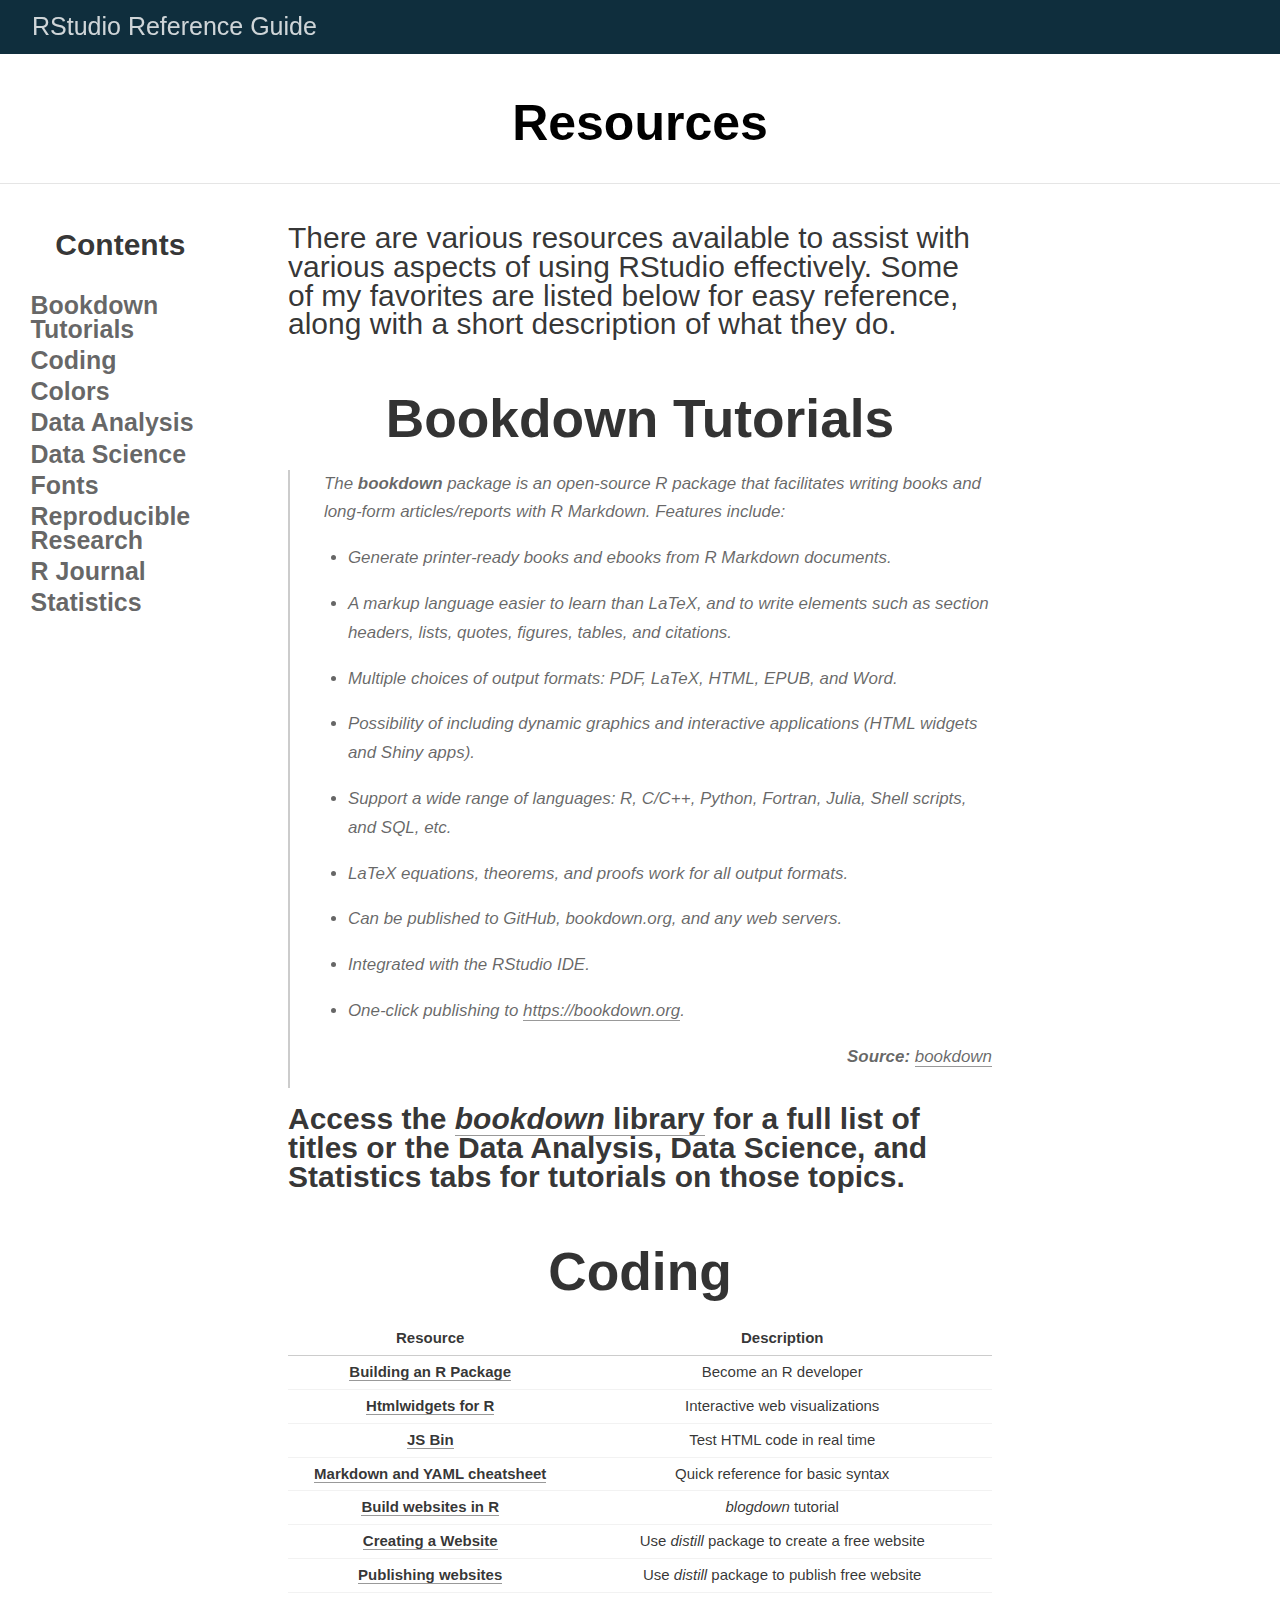
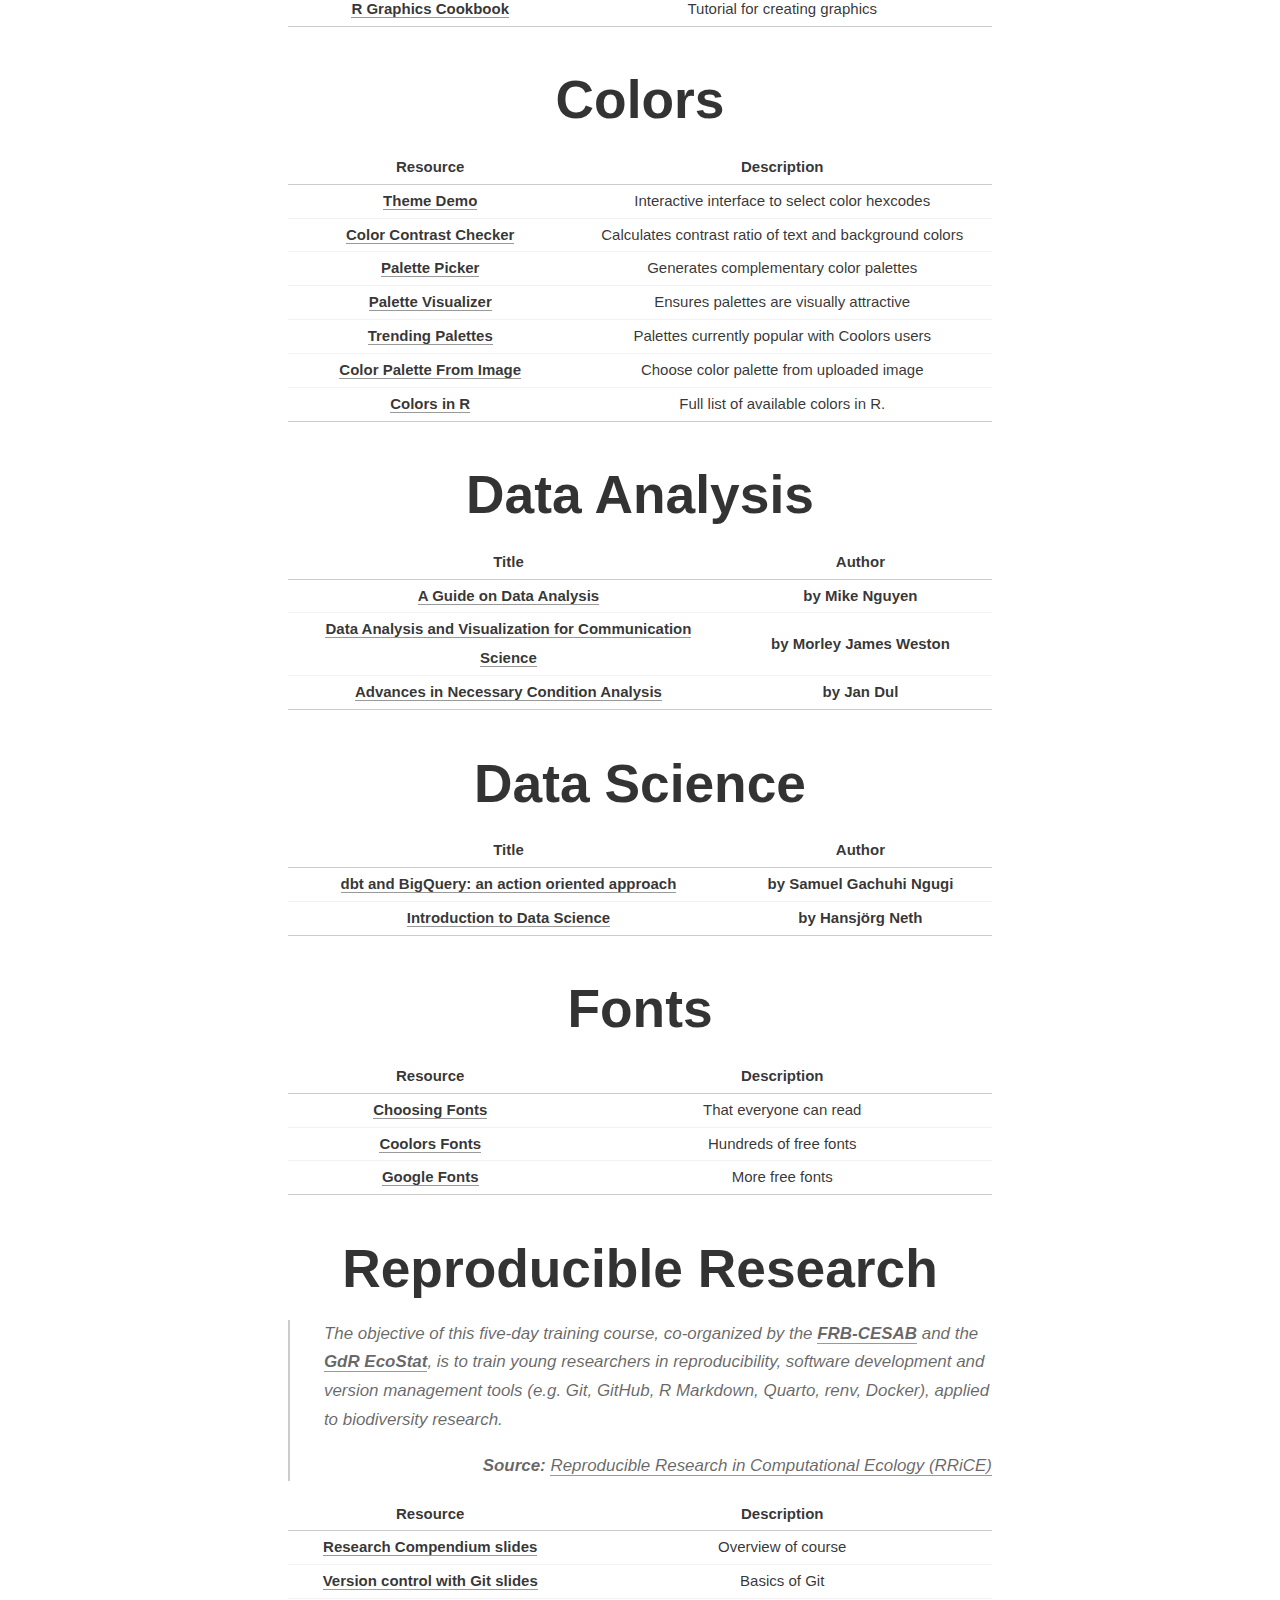
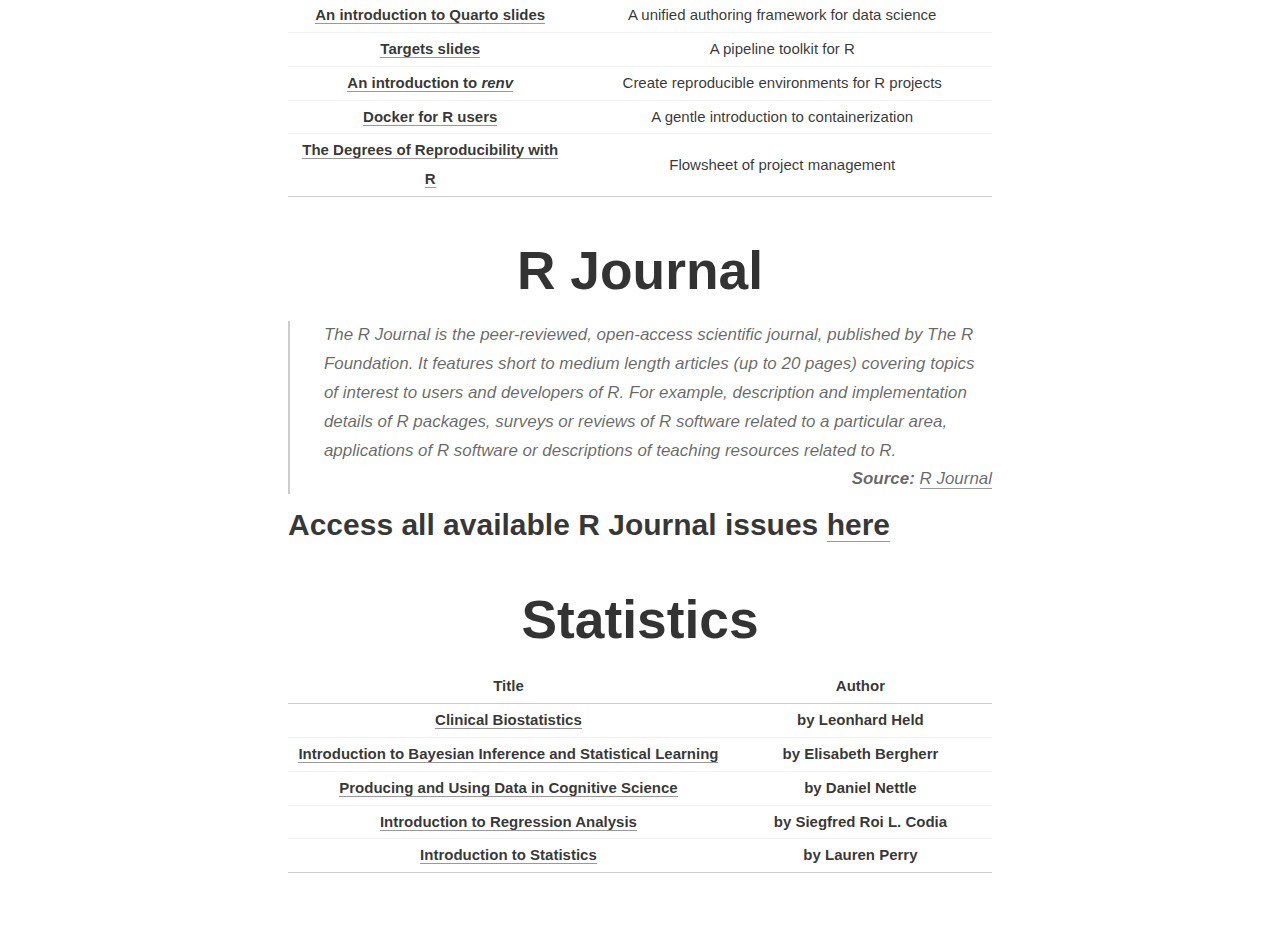
<file: resources.html>
<!DOCTYPE html>

<html xmlns="http://www.w3.org/1999/xhtml" lang="" xml:lang="">

<head>
  <meta charset="utf-8"/>
  <meta name="viewport" content="width=device-width, initial-scale=1"/>
  <meta http-equiv="X-UA-Compatible" content="IE=Edge,chrome=1"/>
  <meta name="generator" content="distill" />

  <style type="text/css">
  /* Hide doc at startup (prevent jankiness while JS renders/transforms) */
  body {
    visibility: hidden;
  }
  </style>

 <!--radix_placeholder_import_source-->
 <!--/radix_placeholder_import_source-->

<style type="text/css">code{white-space: pre;}</style>
<style type="text/css" data-origin="pandoc">
pre > code.sourceCode { white-space: pre; position: relative; }
pre > code.sourceCode > span { line-height: 1.25; }
pre > code.sourceCode > span:empty { height: 1.2em; }
.sourceCode { overflow: visible; }
code.sourceCode > span { color: inherit; text-decoration: inherit; }
div.sourceCode { margin: 1em 0; }
pre.sourceCode { margin: 0; }
@media screen {
div.sourceCode { overflow: auto; }
}
@media print {
pre > code.sourceCode { white-space: pre-wrap; }
pre > code.sourceCode > span { display: inline-block; text-indent: -5em; padding-left: 5em; }
}
pre.numberSource code
  { counter-reset: source-line 0; }
pre.numberSource code > span
  { position: relative; left: -4em; counter-increment: source-line; }
pre.numberSource code > span > a:first-child::before
  { content: counter(source-line);
    position: relative; left: -1em; text-align: right; vertical-align: baseline;
    border: none; display: inline-block;
    -webkit-touch-callout: none; -webkit-user-select: none;
    -khtml-user-select: none; -moz-user-select: none;
    -ms-user-select: none; user-select: none;
    padding: 0 4px; width: 4em;
    color: #aaaaaa;
  }
pre.numberSource { margin-left: 3em; border-left: 1px solid #aaaaaa;  padding-left: 4px; }
div.sourceCode
  { color: #00769e; background-color: #f1f3f5; }
@media screen {
pre > code.sourceCode > span > a:first-child::before { text-decoration: underline; }
}
code span { color: #00769e; } /* Normal */
code span.al { color: #ad0000; } /* Alert */
code span.an { color: #5e5e5e; } /* Annotation */
code span.at { color: #657422; } /* Attribute */
code span.bn { color: #ad0000; } /* BaseN */
code span.bu { } /* BuiltIn */
code span.cf { color: #00769e; } /* ControlFlow */
code span.ch { color: #20794d; } /* Char */
code span.cn { color: #8f5902; } /* Constant */
code span.co { color: #5e5e5e; } /* Comment */
code span.cv { color: #5e5e5e; font-style: italic; } /* CommentVar */
code span.do { color: #5e5e5e; font-style: italic; } /* Documentation */
code span.dt { color: #ad0000; } /* DataType */
code span.dv { color: #ad0000; } /* DecVal */
code span.er { color: #ad0000; } /* Error */
code span.ex { } /* Extension */
code span.fl { color: #ad0000; } /* Float */
code span.fu { color: #4758ab; } /* Function */
code span.im { } /* Import */
code span.in { color: #5e5e5e; } /* Information */
code span.kw { color: #00769e; } /* Keyword */
code span.op { color: #5e5e5e; } /* Operator */
code span.ot { color: #00769e; } /* Other */
code span.pp { color: #ad0000; } /* Preprocessor */
code span.sc { color: #5e5e5e; } /* SpecialChar */
code span.ss { color: #20794d; } /* SpecialString */
code span.st { color: #20794d; } /* String */
code span.va { color: #111111; } /* Variable */
code span.vs { color: #20794d; } /* VerbatimString */
code span.wa { color: #5e5e5e; font-style: italic; } /* Warning */
</style>


  <!--radix_placeholder_meta_tags-->
  <title>RStudio Reference Guide: Resources</title>




  <!--  https://developers.facebook.com/docs/sharing/webmasters#markup -->
  <meta property="og:title" content="RStudio Reference Guide: Resources"/>
  <meta property="og:type" content="article"/>
  <meta property="og:locale" content="en_US"/>
  <meta property="og:site_name" content="RStudio Reference Guide"/>

  <!--  https://dev.twitter.com/cards/types/summary -->
  <meta property="twitter:card" content="summary"/>
  <meta property="twitter:title" content="RStudio Reference Guide: Resources"/>

  <!--/radix_placeholder_meta_tags-->
  <!--radix_placeholder_rmarkdown_metadata-->

  <script type="text/json" id="radix-rmarkdown-metadata">
  {"type":"list","attributes":{"names":{"type":"character","attributes":{},"value":["title","description","output"]}},"value":[{"type":"character","attributes":{},"value":["Resources"]},{"type":"NULL"},{"type":"list","attributes":{"names":{"type":"character","attributes":{},"value":["distill::distill_article"]}},"value":[{"type":"list","attributes":{"names":{"type":"character","attributes":{},"value":["toc","toc_depth"]}},"value":[{"type":"logical","attributes":{},"value":[true]},{"type":"integer","attributes":{},"value":[2]}]}]}]}
  </script>
  <!--/radix_placeholder_rmarkdown_metadata-->
  <!--radix_placeholder_navigation_in_header-->
  <meta name="distill:offset" content=""/>

  <script type="application/javascript">

    window.headroom_prevent_pin = false;

    window.document.addEventListener("DOMContentLoaded", function (event) {

      // initialize headroom for banner
      var header = $('header').get(0);
      var headerHeight = header.offsetHeight;
      var headroom = new Headroom(header, {
        tolerance: 5,
        onPin : function() {
          if (window.headroom_prevent_pin) {
            window.headroom_prevent_pin = false;
            headroom.unpin();
          }
        }
      });
      headroom.init();
      if(window.location.hash)
        headroom.unpin();
      $(header).addClass('headroom--transition');

      // offset scroll location for banner on hash change
      // (see: https://github.com/WickyNilliams/headroom.js/issues/38)
      window.addEventListener("hashchange", function(event) {
        window.scrollTo(0, window.pageYOffset - (headerHeight + 25));
      });

      // responsive menu
      $('.distill-site-header').each(function(i, val) {
        var topnav = $(this);
        var toggle = topnav.find('.nav-toggle');
        toggle.on('click', function() {
          topnav.toggleClass('responsive');
        });
      });

      // nav dropdowns
      $('.nav-dropbtn').click(function(e) {
        $(this).next('.nav-dropdown-content').toggleClass('nav-dropdown-active');
        $(this).parent().siblings('.nav-dropdown')
           .children('.nav-dropdown-content').removeClass('nav-dropdown-active');
      });
      $("body").click(function(e){
        $('.nav-dropdown-content').removeClass('nav-dropdown-active');
      });
      $(".nav-dropdown").click(function(e){
        e.stopPropagation();
      });
    });
  </script>

  <style type="text/css">

  /* Theme (user-documented overrideables for nav appearance) */

  .distill-site-nav {
    color: rgba(255, 255, 255, 0.8);
    background-color: #0F2E3D;
    font-size: 15px;
    font-weight: 300;
  }

  .distill-site-nav a {
    color: inherit;
    text-decoration: none;
  }

  .distill-site-nav a:hover {
    color: white;
  }

  @media print {
    .distill-site-nav {
      display: none;
    }
  }

  .distill-site-header {

  }

  .distill-site-footer {

  }


  /* Site Header */

  .distill-site-header {
    width: 100%;
    box-sizing: border-box;
    z-index: 3;
  }

  .distill-site-header .nav-left {
    display: inline-block;
    margin-left: 8px;
  }

  @media screen and (max-width: 768px) {
    .distill-site-header .nav-left {
      margin-left: 0;
    }
  }


  .distill-site-header .nav-right {
    float: right;
    margin-right: 8px;
  }

  .distill-site-header a,
  .distill-site-header .title {
    display: inline-block;
    text-align: center;
    padding: 14px 10px 14px 10px;
  }

  .distill-site-header .title {
    font-size: 18px;
    min-width: 150px;
  }

  .distill-site-header .logo {
    padding: 0;
  }

  .distill-site-header .logo img {
    display: none;
    max-height: 20px;
    width: auto;
    margin-bottom: -4px;
  }

  .distill-site-header .nav-image img {
    max-height: 18px;
    width: auto;
    display: inline-block;
    margin-bottom: -3px;
  }



  @media screen and (min-width: 1000px) {
    .distill-site-header .logo img {
      display: inline-block;
    }
    .distill-site-header .nav-left {
      margin-left: 20px;
    }
    .distill-site-header .nav-right {
      margin-right: 20px;
    }
    .distill-site-header .title {
      padding-left: 12px;
    }
  }


  .distill-site-header .nav-toggle {
    display: none;
  }

  .nav-dropdown {
    display: inline-block;
    position: relative;
  }

  .nav-dropdown .nav-dropbtn {
    border: none;
    outline: none;
    color: rgba(255, 255, 255, 0.8);
    padding: 16px 10px;
    background-color: transparent;
    font-family: inherit;
    font-size: inherit;
    font-weight: inherit;
    margin: 0;
    margin-top: 1px;
    z-index: 2;
  }

  .nav-dropdown-content {
    display: none;
    position: absolute;
    background-color: white;
    min-width: 200px;
    border: 1px solid rgba(0,0,0,0.15);
    border-radius: 4px;
    box-shadow: 0px 8px 16px 0px rgba(0,0,0,0.1);
    z-index: 1;
    margin-top: 2px;
    white-space: nowrap;
    padding-top: 4px;
    padding-bottom: 4px;
  }

  .nav-dropdown-content hr {
    margin-top: 4px;
    margin-bottom: 4px;
    border: none;
    border-bottom: 1px solid rgba(0, 0, 0, 0.1);
  }

  .nav-dropdown-active {
    display: block;
  }

  .nav-dropdown-content a, .nav-dropdown-content .nav-dropdown-header {
    color: black;
    padding: 6px 24px;
    text-decoration: none;
    display: block;
    text-align: left;
  }

  .nav-dropdown-content .nav-dropdown-header {
    display: block;
    padding: 5px 24px;
    padding-bottom: 0;
    text-transform: uppercase;
    font-size: 14px;
    color: #999999;
    white-space: nowrap;
  }

  .nav-dropdown:hover .nav-dropbtn {
    color: white;
  }

  .nav-dropdown-content a:hover {
    background-color: #ddd;
    color: black;
  }

  .nav-right .nav-dropdown-content {
    margin-left: -45%;
    right: 0;
  }

  @media screen and (max-width: 768px) {
    .distill-site-header a, .distill-site-header .nav-dropdown  {display: none;}
    .distill-site-header a.nav-toggle {
      float: right;
      display: block;
    }
    .distill-site-header .title {
      margin-left: 0;
    }
    .distill-site-header .nav-right {
      margin-right: 0;
    }
    .distill-site-header {
      overflow: hidden;
    }
    .nav-right .nav-dropdown-content {
      margin-left: 0;
    }
  }


  @media screen and (max-width: 768px) {
    .distill-site-header.responsive {position: relative; min-height: 500px; }
    .distill-site-header.responsive a.nav-toggle {
      position: absolute;
      right: 0;
      top: 0;
    }
    .distill-site-header.responsive a,
    .distill-site-header.responsive .nav-dropdown {
      display: block;
      text-align: left;
    }
    .distill-site-header.responsive .nav-left,
    .distill-site-header.responsive .nav-right {
      width: 100%;
    }
    .distill-site-header.responsive .nav-dropdown {float: none;}
    .distill-site-header.responsive .nav-dropdown-content {position: relative;}
    .distill-site-header.responsive .nav-dropdown .nav-dropbtn {
      display: block;
      width: 100%;
      text-align: left;
    }
  }

  /* Site Footer */

  .distill-site-footer {
    width: 100%;
    overflow: hidden;
    box-sizing: border-box;
    z-index: 3;
    margin-top: 30px;
    padding-top: 30px;
    padding-bottom: 30px;
    text-align: center;
  }

  /* Headroom */

  d-title {
    padding-top: 6rem;
  }

  @media print {
    d-title {
      padding-top: 4rem;
    }
  }

  .headroom {
    z-index: 1000;
    position: fixed;
    top: 0;
    left: 0;
    right: 0;
  }

  .headroom--transition {
    transition: all .4s ease-in-out;
  }

  .headroom--unpinned {
    top: -100px;
  }

  .headroom--pinned {
    top: 0;
  }

  /* adjust viewport for navbar height */
  /* helps vertically center bootstrap (non-distill) content */
  .min-vh-100 {
    min-height: calc(100vh - 100px) !important;
  }

  </style>

  <script src="site_libs/jquery-3.6.0/jquery-3.6.0.min.js"></script>
  <link href="site_libs/font-awesome-6.5.2/css/all.min.css" rel="stylesheet"/>
  <link href="site_libs/font-awesome-6.5.2/css/v4-shims.min.css" rel="stylesheet"/>
  <script src="site_libs/headroom-0.9.4/headroom.min.js"></script>
  <script src="site_libs/autocomplete-0.37.1/autocomplete.min.js"></script>
  <script src="site_libs/fuse-6.4.1/fuse.min.js"></script>

  <script type="application/javascript">

  function getMeta(metaName) {
    var metas = document.getElementsByTagName('meta');
    for (let i = 0; i < metas.length; i++) {
      if (metas[i].getAttribute('name') === metaName) {
        return metas[i].getAttribute('content');
      }
    }
    return '';
  }

  function offsetURL(url) {
    var offset = getMeta('distill:offset');
    return offset ? offset + '/' + url : url;
  }

  function createFuseIndex() {

    // create fuse index
    var options = {
      keys: [
        { name: 'title', weight: 20 },
        { name: 'categories', weight: 15 },
        { name: 'description', weight: 10 },
        { name: 'contents', weight: 5 },
      ],
      ignoreLocation: true,
      threshold: 0
    };
    var fuse = new window.Fuse([], options);

    // fetch the main search.json
    return fetch(offsetURL('search.json'))
      .then(function(response) {
        if (response.status == 200) {
          return response.json().then(function(json) {
            // index main articles
            json.articles.forEach(function(article) {
              fuse.add(article);
            });
            // download collections and index their articles
            return Promise.all(json.collections.map(function(collection) {
              return fetch(offsetURL(collection)).then(function(response) {
                if (response.status === 200) {
                  return response.json().then(function(articles) {
                    articles.forEach(function(article) {
                      fuse.add(article);
                    });
                  })
                } else {
                  return Promise.reject(
                    new Error('Unexpected status from search index request: ' +
                              response.status)
                  );
                }
              });
            })).then(function() {
              return fuse;
            });
          });

        } else {
          return Promise.reject(
            new Error('Unexpected status from search index request: ' +
                        response.status)
          );
        }
      });
  }

  window.document.addEventListener("DOMContentLoaded", function (event) {

    // get search element (bail if we don't have one)
    var searchEl = window.document.getElementById('distill-search');
    if (!searchEl)
      return;

    createFuseIndex()
      .then(function(fuse) {

        // make search box visible
        searchEl.classList.remove('hidden');

        // initialize autocomplete
        var options = {
          autoselect: true,
          hint: false,
          minLength: 2,
        };
        window.autocomplete(searchEl, options, [{
          source: function(query, callback) {
            const searchOptions = {
              isCaseSensitive: false,
              shouldSort: true,
              minMatchCharLength: 2,
              limit: 10,
            };
            var results = fuse.search(query, searchOptions);
            callback(results
              .map(function(result) { return result.item; })
            );
          },
          templates: {
            suggestion: function(suggestion) {
              var img = suggestion.preview && Object.keys(suggestion.preview).length > 0
                ? `<img src="${offsetURL(suggestion.preview)}"</img>`
                : '';
              var html = `
                <div class="search-item">
                  <h3>${suggestion.title}</h3>
                  <div class="search-item-description">
                    ${suggestion.description || ''}
                  </div>
                  <div class="search-item-preview">
                    ${img}
                  </div>
                </div>
              `;
              return html;
            }
          }
        }]).on('autocomplete:selected', function(event, suggestion) {
          window.location.href = offsetURL(suggestion.path);
        });
        // remove inline display style on autocompleter (we want to
        // manage responsive display via css)
        $('.algolia-autocomplete').css("display", "");
      })
      .catch(function(error) {
        console.log(error);
      });

  });

  </script>

  <style type="text/css">

  .nav-search {
    font-size: x-small;
  }

  /* Algolioa Autocomplete */

  .algolia-autocomplete {
    display: inline-block;
    margin-left: 10px;
    vertical-align: sub;
    background-color: white;
    color: black;
    padding: 6px;
    padding-top: 8px;
    padding-bottom: 0;
    border-radius: 6px;
    border: 1px #0F2E3D solid;
    width: 180px;
  }


  @media screen and (max-width: 768px) {
    .distill-site-nav .algolia-autocomplete {
      display: none;
      visibility: hidden;
    }
    .distill-site-nav.responsive .algolia-autocomplete {
      display: inline-block;
      visibility: visible;
    }
    .distill-site-nav.responsive .algolia-autocomplete .aa-dropdown-menu {
      margin-left: 0;
      width: 400px;
      max-height: 400px;
    }
  }

  .algolia-autocomplete .aa-input, .algolia-autocomplete .aa-hint {
    width: 90%;
    outline: none;
    border: none;
  }

  .algolia-autocomplete .aa-hint {
    color: #999;
  }
  .algolia-autocomplete .aa-dropdown-menu {
    width: 550px;
    max-height: 70vh;
    overflow-x: visible;
    overflow-y: scroll;
    padding: 5px;
    margin-top: 3px;
    margin-left: -150px;
    background-color: #fff;
    border-radius: 5px;
    border: 1px solid #999;
    border-top: none;
  }

  .algolia-autocomplete .aa-dropdown-menu .aa-suggestion {
    cursor: pointer;
    padding: 5px 4px;
    border-bottom: 1px solid #eee;
  }

  .algolia-autocomplete .aa-dropdown-menu .aa-suggestion:last-of-type {
    border-bottom: none;
    margin-bottom: 2px;
  }

  .algolia-autocomplete .aa-dropdown-menu .aa-suggestion .search-item {
    overflow: hidden;
    font-size: 0.8em;
    line-height: 1.4em;
  }

  .algolia-autocomplete .aa-dropdown-menu .aa-suggestion .search-item h3 {
    font-size: 1rem;
    margin-block-start: 0;
    margin-block-end: 5px;
  }

  .algolia-autocomplete .aa-dropdown-menu .aa-suggestion .search-item-description {
    display: inline-block;
    overflow: hidden;
    height: 2.8em;
    width: 80%;
    margin-right: 4%;
  }

  .algolia-autocomplete .aa-dropdown-menu .aa-suggestion .search-item-preview {
    display: inline-block;
    width: 15%;
  }

  .algolia-autocomplete .aa-dropdown-menu .aa-suggestion .search-item-preview img {
    height: 3em;
    width: auto;
    display: none;
  }

  .algolia-autocomplete .aa-dropdown-menu .aa-suggestion .search-item-preview img[src] {
    display: initial;
  }

  .algolia-autocomplete .aa-dropdown-menu .aa-suggestion.aa-cursor {
    background-color: #eee;
  }
  .algolia-autocomplete .aa-dropdown-menu .aa-suggestion em {
    font-weight: bold;
    font-style: normal;
  }

  </style>


  <!--/radix_placeholder_navigation_in_header-->
  <!--radix_placeholder_distill-->

  <style type="text/css">

  body {
    background-color: white;
  }

  .pandoc-table {
    width: 100%;
  }

  .pandoc-table>caption {
    margin-bottom: 10px;
  }

  .pandoc-table th:not([align]) {
    text-align: left;
  }

  .pagedtable-footer {
    font-size: 15px;
  }

  d-byline .byline {
    grid-template-columns: 2fr 2fr;
  }

  d-byline .byline h3 {
    margin-block-start: 1.5em;
  }

  d-byline .byline .authors-affiliations h3 {
    margin-block-start: 0.5em;
  }

  .authors-affiliations .orcid-id {
    width: 16px;
    height:16px;
    margin-left: 4px;
    margin-right: 4px;
    vertical-align: middle;
    padding-bottom: 2px;
  }

  d-title .dt-tags {
    margin-top: 1em;
    grid-column: text;
  }

  .dt-tags .dt-tag {
    text-decoration: none;
    display: inline-block;
    color: rgba(0,0,0,0.6);
    padding: 0em 0.4em;
    margin-right: 0.5em;
    margin-bottom: 0.4em;
    font-size: 70%;
    border: 1px solid rgba(0,0,0,0.2);
    border-radius: 3px;
    text-transform: uppercase;
    font-weight: 500;
  }

  d-article table.gt_table td,
  d-article table.gt_table th {
    border-bottom: none;
    font-size: 100%;
  }

  .html-widget {
    margin-bottom: 2.0em;
  }

  .l-screen-inset {
    padding-right: 16px;
  }

  .l-screen .caption {
    margin-left: 10px;
  }

  .shaded {
    background: rgb(247, 247, 247);
    padding-top: 20px;
    padding-bottom: 20px;
    border-top: 1px solid rgba(0, 0, 0, 0.1);
    border-bottom: 1px solid rgba(0, 0, 0, 0.1);
  }

  .shaded .html-widget {
    margin-bottom: 0;
    border: 1px solid rgba(0, 0, 0, 0.1);
  }

  .shaded .shaded-content {
    background: white;
  }

  .text-output {
    margin-top: 0;
    line-height: 1.5em;
  }

  .hidden {
    display: none !important;
  }

  hr.section-separator {
    border: none;
    border-top: 1px solid rgba(0, 0, 0, 0.1);
    margin: 0px;
  }


  d-byline {
    border-top: none;
  }

  d-article {
    padding-top: 2.5rem;
    padding-bottom: 30px;
    border-top: none;
  }

  d-appendix {
    padding-top: 30px;
  }

  d-article>p>img {
    width: 100%;
  }

  d-article h2 {
    margin: 1rem 0 1.5rem 0;
  }

  d-article h3 {
    margin-top: 1.5rem;
  }

  d-article iframe {
    border: 1px solid rgba(0, 0, 0, 0.1);
    margin-bottom: 2.0em;
    width: 100%;
  }

  /* Tweak code blocks */

  d-article div.sourceCode code,
  d-article pre code {
    font-family: Consolas, Monaco, 'Andale Mono', 'Ubuntu Mono', monospace;
  }

  d-article pre,
  d-article div.sourceCode,
  d-article div.sourceCode pre {
    overflow: auto;
  }

  d-article div.sourceCode {
    background-color: white;
  }

  d-article div.sourceCode pre {
    padding-left: 10px;
    font-size: 12px;
    border-left: 2px solid rgba(0,0,0,0.1);
  }

  d-article pre {
    font-size: 12px;
    color: black;
    background: none;
    margin-top: 0;
    text-align: left;
    white-space: pre;
    word-spacing: normal;
    word-break: normal;
    word-wrap: normal;
    line-height: 1.5;

    -moz-tab-size: 4;
    -o-tab-size: 4;
    tab-size: 4;

    -webkit-hyphens: none;
    -moz-hyphens: none;
    -ms-hyphens: none;
    hyphens: none;
  }

  d-article pre a {
    border-bottom: none;
  }

  d-article pre a:hover {
    border-bottom: none;
    text-decoration: underline;
  }

  d-article details {
    grid-column: text;
    margin-bottom: 0.8em;
  }

  @media(min-width: 768px) {

  d-article pre,
  d-article div.sourceCode,
  d-article div.sourceCode pre {
    overflow: visible !important;
  }

  d-article div.sourceCode pre {
    padding-left: 18px;
    font-size: 14px;
  }

  /* tweak for Pandoc numbered line within distill */
  d-article pre.numberSource code > span {
      left: -2em;
  }

  d-article pre {
    font-size: 14px;
  }

  }

  figure img.external {
    background: white;
    border: 1px solid rgba(0, 0, 0, 0.1);
    box-shadow: 0 1px 8px rgba(0, 0, 0, 0.1);
    padding: 18px;
    box-sizing: border-box;
  }

  /* CSS for d-contents */

  .d-contents {
    grid-column: text;
    color: rgba(0,0,0,0.8);
    font-size: 0.9em;
    padding-bottom: 1em;
    margin-bottom: 1em;
    padding-bottom: 0.5em;
    margin-bottom: 1em;
    padding-left: 0.25em;
    justify-self: start;
  }

  @media(min-width: 1000px) {
    .d-contents.d-contents-float {
      height: 0;
      grid-column-start: 1;
      grid-column-end: 4;
      justify-self: center;
      padding-right: 3em;
      padding-left: 2em;
    }
  }

  .d-contents nav h3 {
    font-size: 18px;
    margin-top: 0;
    margin-bottom: 1em;
  }

  .d-contents li {
    list-style-type: none
  }

  .d-contents nav > ul {
    padding-left: 0;
  }

  .d-contents ul {
    padding-left: 1em
  }

  .d-contents nav ul li {
    margin-top: 0.6em;
    margin-bottom: 0.2em;
  }

  .d-contents nav a {
    font-size: 13px;
    border-bottom: none;
    text-decoration: none
    color: rgba(0, 0, 0, 0.8);
  }

  .d-contents nav a:hover {
    text-decoration: underline solid rgba(0, 0, 0, 0.6)
  }

  .d-contents nav > ul > li > a {
    font-weight: 600;
  }

  .d-contents nav > ul > li > ul {
    font-weight: inherit;
  }

  .d-contents nav > ul > li > ul > li {
    margin-top: 0.2em;
  }


  .d-contents nav ul {
    margin-top: 0;
    margin-bottom: 0.25em;
  }

  .d-article-with-toc h2:nth-child(2) {
    margin-top: 0;
  }


  /* Figure */

  .figure {
    position: relative;
    margin-bottom: 2.5em;
    margin-top: 1.5em;
  }

  .figure .caption {
    color: rgba(0, 0, 0, 0.6);
    font-size: 12px;
    line-height: 1.5em;
  }

  .figure img.external {
    background: white;
    border: 1px solid rgba(0, 0, 0, 0.1);
    box-shadow: 0 1px 8px rgba(0, 0, 0, 0.1);
    padding: 18px;
    box-sizing: border-box;
  }

  .figure .caption a {
    color: rgba(0, 0, 0, 0.6);
  }

  .figure .caption b,
  .figure .caption strong, {
    font-weight: 600;
    color: rgba(0, 0, 0, 1.0);
  }

  /* Citations */

  d-article .citation {
    color: inherit;
    cursor: inherit;
  }

  div.hanging-indent{
    margin-left: 1em; text-indent: -1em;
  }

  /* Citation hover box */

  .tippy-box[data-theme~=light-border] {
    background-color: rgba(250, 250, 250, 0.95);
  }

  .tippy-content > p {
    margin-bottom: 0;
    padding: 2px;
  }


  /* Tweak 1000px media break to show more text */

  @media(min-width: 1000px) {
    .base-grid,
    distill-header,
    d-title,
    d-abstract,
    d-article,
    d-appendix,
    distill-appendix,
    d-byline,
    d-footnote-list,
    d-citation-list,
    distill-footer {
      grid-template-columns: [screen-start] 1fr [page-start kicker-start] 80px [middle-start] 50px [text-start kicker-end] 65px 65px 65px 65px 65px 65px 65px 65px [text-end gutter-start] 65px [middle-end] 65px [page-end gutter-end] 1fr [screen-end];
      grid-column-gap: 16px;
    }

    .grid {
      grid-column-gap: 16px;
    }

    d-article {
      font-size: 1.06rem;
      line-height: 1.7em;
    }
    figure .caption, .figure .caption, figure figcaption {
      font-size: 13px;
    }
  }

  @media(min-width: 1180px) {
    .base-grid,
    distill-header,
    d-title,
    d-abstract,
    d-article,
    d-appendix,
    distill-appendix,
    d-byline,
    d-footnote-list,
    d-citation-list,
    distill-footer {
      grid-template-columns: [screen-start] 1fr [page-start kicker-start] 60px [middle-start] 60px [text-start kicker-end] 60px 60px 60px 60px 60px 60px 60px 60px [text-end gutter-start] 60px [middle-end] 60px [page-end gutter-end] 1fr [screen-end];
      grid-column-gap: 32px;
    }

    .grid {
      grid-column-gap: 32px;
    }
  }


  /* Get the citation styles for the appendix (not auto-injected on render since
     we do our own rendering of the citation appendix) */

  d-appendix .citation-appendix,
  .d-appendix .citation-appendix {
    font-size: 11px;
    line-height: 15px;
    border-left: 1px solid rgba(0, 0, 0, 0.1);
    padding-left: 18px;
    border: 1px solid rgba(0,0,0,0.1);
    background: rgba(0, 0, 0, 0.02);
    padding: 10px 18px;
    border-radius: 3px;
    color: rgba(150, 150, 150, 1);
    overflow: hidden;
    margin-top: -12px;
    white-space: pre-wrap;
    word-wrap: break-word;
  }

  /* Include appendix styles here so they can be overridden */

  d-appendix {
    contain: layout style;
    font-size: 0.8em;
    line-height: 1.7em;
    margin-top: 60px;
    margin-bottom: 0;
    border-top: 1px solid rgba(0, 0, 0, 0.1);
    color: rgba(0,0,0,0.5);
    padding-top: 60px;
    padding-bottom: 48px;
  }

  d-appendix h3 {
    grid-column: page-start / text-start;
    font-size: 15px;
    font-weight: 500;
    margin-top: 1em;
    margin-bottom: 0;
    color: rgba(0,0,0,0.65);
  }

  d-appendix h3 + * {
    margin-top: 1em;
  }

  d-appendix ol {
    padding: 0 0 0 15px;
  }

  @media (min-width: 768px) {
    d-appendix ol {
      padding: 0 0 0 30px;
      margin-left: -30px;
    }
  }

  d-appendix li {
    margin-bottom: 1em;
  }

  d-appendix a {
    color: rgba(0, 0, 0, 0.6);
  }

  d-appendix > * {
    grid-column: text;
  }

  d-appendix > d-footnote-list,
  d-appendix > d-citation-list,
  d-appendix > distill-appendix {
    grid-column: screen;
  }

  /* Include footnote styles here so they can be overridden */

  d-footnote-list {
    contain: layout style;
  }

  d-footnote-list > * {
    grid-column: text;
  }

  d-footnote-list a.footnote-backlink {
    color: rgba(0,0,0,0.3);
    padding-left: 0.5em;
  }



  /* Anchor.js */

  .anchorjs-link {
    /*transition: all .25s linear; */
    text-decoration: none;
    border-bottom: none;
  }
  *:hover > .anchorjs-link {
    margin-left: -1.125em !important;
    text-decoration: none;
    border-bottom: none;
  }

  /* Social footer */

  .social_footer {
    margin-top: 30px;
    margin-bottom: 0;
    color: rgba(0,0,0,0.67);
  }

  .disqus-comments {
    margin-right: 30px;
  }

  .disqus-comment-count {
    border-bottom: 1px solid rgba(0, 0, 0, 0.4);
    cursor: pointer;
  }

  #disqus_thread {
    margin-top: 30px;
  }

  .article-sharing a {
    border-bottom: none;
    margin-right: 8px;
  }

  .article-sharing a:hover {
    border-bottom: none;
  }

  .sidebar-section.subscribe {
    font-size: 12px;
    line-height: 1.6em;
  }

  .subscribe p {
    margin-bottom: 0.5em;
  }


  .article-footer .subscribe {
    font-size: 15px;
    margin-top: 45px;
  }


  .sidebar-section.custom {
    font-size: 12px;
    line-height: 1.6em;
  }

  .custom p {
    margin-bottom: 0.5em;
  }

  /* Styles for listing layout (hide title) */
  .layout-listing d-title, .layout-listing .d-title {
    display: none;
  }

  /* Styles for posts lists (not auto-injected) */


  .posts-with-sidebar {
    padding-left: 45px;
    padding-right: 45px;
  }

  .posts-list .description h2,
  .posts-list .description p {
    font-family: -apple-system, BlinkMacSystemFont, "Segoe UI", Roboto, Oxygen, Ubuntu, Cantarell, "Fira Sans", "Droid Sans", "Helvetica Neue", Arial, sans-serif;
  }

  .posts-list .description h2 {
    font-weight: 700;
    border-bottom: none;
    padding-bottom: 0;
  }

  .posts-list h2.post-tag {
    border-bottom: 1px solid rgba(0, 0, 0, 0.2);
    padding-bottom: 12px;
  }
  .posts-list {
    margin-top: 60px;
    margin-bottom: 24px;
  }

  .posts-list .post-preview {
    text-decoration: none;
    overflow: hidden;
    display: block;
    border-bottom: 1px solid rgba(0, 0, 0, 0.1);
    padding: 24px 0;
  }

  .post-preview-last {
    border-bottom: none !important;
  }

  .posts-list .posts-list-caption {
    grid-column: screen;
    font-weight: 400;
  }

  .posts-list .post-preview h2 {
    margin: 0 0 6px 0;
    line-height: 1.2em;
    font-style: normal;
    font-size: 24px;
  }

  .posts-list .post-preview p {
    margin: 0 0 12px 0;
    line-height: 1.4em;
    font-size: 16px;
  }

  .posts-list .post-preview .thumbnail {
    box-sizing: border-box;
    margin-bottom: 24px;
    position: relative;
    max-width: 500px;
  }
  .posts-list .post-preview img {
    width: 100%;
    display: block;
  }

  .posts-list .metadata {
    font-size: 12px;
    line-height: 1.4em;
    margin-bottom: 18px;
  }

  .posts-list .metadata > * {
    display: inline-block;
  }

  .posts-list .metadata .publishedDate {
    margin-right: 2em;
  }

  .posts-list .metadata .dt-authors {
    display: block;
    margin-top: 0.3em;
    margin-right: 2em;
  }

  .posts-list .dt-tags {
    display: block;
    line-height: 1em;
  }

  .posts-list .dt-tags .dt-tag {
    display: inline-block;
    color: rgba(0,0,0,0.6);
    padding: 0.3em 0.4em;
    margin-right: 0.2em;
    margin-bottom: 0.4em;
    font-size: 60%;
    border: 1px solid rgba(0,0,0,0.2);
    border-radius: 3px;
    text-transform: uppercase;
    font-weight: 500;
  }

  .posts-list img {
    opacity: 1;
  }

  .posts-list img[data-src] {
    opacity: 0;
  }

  .posts-more {
    clear: both;
  }


  .posts-sidebar {
    font-size: 16px;
  }

  .posts-sidebar h3 {
    font-size: 16px;
    margin-top: 0;
    margin-bottom: 0.5em;
    font-weight: 400;
    text-transform: uppercase;
  }

  .sidebar-section {
    margin-bottom: 30px;
  }

  .categories ul {
    list-style-type: none;
    margin: 0;
    padding: 0;
  }

  .categories li {
    color: rgba(0, 0, 0, 0.8);
    margin-bottom: 0;
  }

  .categories li>a {
    border-bottom: none;
  }

  .categories li>a:hover {
    border-bottom: 1px solid rgba(0, 0, 0, 0.4);
  }

  .categories .active {
    font-weight: 600;
  }

  .categories .category-count {
    color: rgba(0, 0, 0, 0.4);
  }


  @media(min-width: 768px) {
    .posts-list .post-preview h2 {
      font-size: 26px;
    }
    .posts-list .post-preview .thumbnail {
      float: right;
      width: 30%;
      margin-bottom: 0;
    }
    .posts-list .post-preview .description {
      float: left;
      width: 45%;
    }
    .posts-list .post-preview .metadata {
      float: left;
      width: 20%;
      margin-top: 8px;
    }
    .posts-list .post-preview p {
      margin: 0 0 12px 0;
      line-height: 1.5em;
      font-size: 16px;
    }
    .posts-with-sidebar .posts-list {
      float: left;
      width: 75%;
    }
    .posts-with-sidebar .posts-sidebar {
      float: right;
      width: 20%;
      margin-top: 60px;
      padding-top: 24px;
      padding-bottom: 24px;
    }
  }


  /* Improve display for browsers without grid (IE/Edge <= 15) */

  .downlevel {
    line-height: 1.6em;
    font-family: -apple-system, BlinkMacSystemFont, "Segoe UI", Roboto, Oxygen, Ubuntu, Cantarell, "Fira Sans", "Droid Sans", "Helvetica Neue", Arial, sans-serif;
    margin: 0;
  }

  .downlevel .d-title {
    padding-top: 6rem;
    padding-bottom: 1.5rem;
  }

  .downlevel .d-title h1 {
    font-size: 50px;
    font-weight: 700;
    line-height: 1.1em;
    margin: 0 0 0.5rem;
  }

  .downlevel .d-title p {
    font-weight: 300;
    font-size: 1.2rem;
    line-height: 1.55em;
    margin-top: 0;
  }

  .downlevel .d-byline {
    padding-top: 0.8em;
    padding-bottom: 0.8em;
    font-size: 0.8rem;
    line-height: 1.8em;
  }

  .downlevel .section-separator {
    border: none;
    border-top: 1px solid rgba(0, 0, 0, 0.1);
  }

  .downlevel .d-article {
    font-size: 1.06rem;
    line-height: 1.7em;
    padding-top: 1rem;
    padding-bottom: 2rem;
  }


  .downlevel .d-appendix {
    padding-left: 0;
    padding-right: 0;
    max-width: none;
    font-size: 0.8em;
    line-height: 1.7em;
    margin-bottom: 0;
    color: rgba(0,0,0,0.5);
    padding-top: 40px;
    padding-bottom: 48px;
  }

  .downlevel .footnotes ol {
    padding-left: 13px;
  }

  .downlevel .base-grid,
  .downlevel .distill-header,
  .downlevel .d-title,
  .downlevel .d-abstract,
  .downlevel .d-article,
  .downlevel .d-appendix,
  .downlevel .distill-appendix,
  .downlevel .d-byline,
  .downlevel .d-footnote-list,
  .downlevel .d-citation-list,
  .downlevel .distill-footer,
  .downlevel .appendix-bottom,
  .downlevel .posts-container {
    padding-left: 40px;
    padding-right: 40px;
  }

  @media(min-width: 768px) {
    .downlevel .base-grid,
    .downlevel .distill-header,
    .downlevel .d-title,
    .downlevel .d-abstract,
    .downlevel .d-article,
    .downlevel .d-appendix,
    .downlevel .distill-appendix,
    .downlevel .d-byline,
    .downlevel .d-footnote-list,
    .downlevel .d-citation-list,
    .downlevel .distill-footer,
    .downlevel .appendix-bottom,
    .downlevel .posts-container {
    padding-left: 150px;
    padding-right: 150px;
    max-width: 900px;
  }
  }

  .downlevel pre code {
    display: block;
    border-left: 2px solid rgba(0, 0, 0, .1);
    padding: 0 0 0 20px;
    font-size: 14px;
  }

  .downlevel code, .downlevel pre {
    color: black;
    background: none;
    font-family: Consolas, Monaco, 'Andale Mono', 'Ubuntu Mono', monospace;
    text-align: left;
    white-space: pre;
    word-spacing: normal;
    word-break: normal;
    word-wrap: normal;
    line-height: 1.5;

    -moz-tab-size: 4;
    -o-tab-size: 4;
    tab-size: 4;

    -webkit-hyphens: none;
    -moz-hyphens: none;
    -ms-hyphens: none;
    hyphens: none;
  }

  .downlevel .posts-list .post-preview {
    color: inherit;
  }



  </style>

  <script type="application/javascript">

  function is_downlevel_browser() {
    if (bowser.isUnsupportedBrowser({ msie: "12", msedge: "16"},
                                   window.navigator.userAgent)) {
      return true;
    } else {
      return window.load_distill_framework === undefined;
    }
  }

  // show body when load is complete
  function on_load_complete() {

    // add anchors
    if (window.anchors) {
      window.anchors.options.placement = 'left';
      window.anchors.add('d-article > h2, d-article > h3, d-article > h4, d-article > h5');
    }


    // set body to visible
    document.body.style.visibility = 'visible';

    // force redraw for leaflet widgets
    if (window.HTMLWidgets) {
      var maps = window.HTMLWidgets.findAll(".leaflet");
      $.each(maps, function(i, el) {
        var map = this.getMap();
        map.invalidateSize();
        map.eachLayer(function(layer) {
          if (layer instanceof L.TileLayer)
            layer.redraw();
        });
      });
    }

    // trigger 'shown' so htmlwidgets resize
    $('d-article').trigger('shown');
  }

  function init_distill() {

    init_common();

    // create front matter
    var front_matter = $('<d-front-matter></d-front-matter>');
    $('#distill-front-matter').wrap(front_matter);

    // create d-title
    $('.d-title').changeElementType('d-title');

    // separator
    var separator = '<hr class="section-separator" style="clear: both"/>';
    // prepend separator above appendix
    $('.d-byline').before(separator);
    $('.d-article').before(separator);

    // create d-byline
    var byline = $('<d-byline></d-byline>');
    $('.d-byline').replaceWith(byline);

    // create d-article
    var article = $('<d-article></d-article>');
    $('.d-article').wrap(article).children().unwrap();

    // move posts container into article
    $('.posts-container').appendTo($('d-article'));

    // create d-appendix
    $('.d-appendix').changeElementType('d-appendix');

    // flag indicating that we have appendix items
    var appendix = $('.appendix-bottom').children('h3').length > 0;

    // replace footnotes with <d-footnote>
    $('.footnote-ref').each(function(i, val) {
      appendix = true;
      var href = $(this).attr('href');
      var id = href.replace('#', '');
      var fn = $('#' + id);
      var fn_p = $('#' + id + '>p');
      fn_p.find('.footnote-back').remove();
      var text = fn_p.html();
      var dtfn = $('<d-footnote></d-footnote>');
      dtfn.html(text);
      $(this).replaceWith(dtfn);
    });
    // remove footnotes
    $('.footnotes').remove();

    // move refs into #references-listing
    $('#references-listing').replaceWith($('#refs'));

    $('h1.appendix, h2.appendix').each(function(i, val) {
      $(this).changeElementType('h3');
    });
    $('h3.appendix').each(function(i, val) {
      var id = $(this).attr('id');
      $('.d-contents a[href="#' + id + '"]').parent().remove();
      appendix = true;
      $(this).nextUntil($('h1, h2, h3')).addBack().appendTo($('d-appendix'));
    });

    // show d-appendix if we have appendix content
    $("d-appendix").css('display', appendix ? 'grid' : 'none');

    // localize layout chunks to just output
    $('.layout-chunk').each(function(i, val) {

      // capture layout
      var layout = $(this).attr('data-layout');

      // apply layout to markdown level block elements
      var elements = $(this).children().not('details, div.sourceCode, pre, script');
      elements.each(function(i, el) {
        var layout_div = $('<div class="' + layout + '"></div>');
        if (layout_div.hasClass('shaded')) {
          var shaded_content = $('<div class="shaded-content"></div>');
          $(this).wrap(shaded_content);
          $(this).parent().wrap(layout_div);
        } else {
          $(this).wrap(layout_div);
        }
      });


      // unwrap the layout-chunk div
      $(this).children().unwrap();
    });

    // remove code block used to force  highlighting css
    $('.distill-force-highlighting-css').parent().remove();

    // remove empty line numbers inserted by pandoc when using a
    // custom syntax highlighting theme, except when numbering line
    // in code chunk
    $('pre:not(.numberLines) code.sourceCode a:empty').remove();

    // load distill framework
    load_distill_framework();

    // wait for window.distillRunlevel == 4 to do post processing
    function distill_post_process() {

      if (!window.distillRunlevel || window.distillRunlevel < 4)
        return;

      // hide author/affiliations entirely if we have no authors
      var front_matter = JSON.parse($("#distill-front-matter").html());
      var have_authors = front_matter.authors && front_matter.authors.length > 0;
      if (!have_authors)
        $('d-byline').addClass('hidden');

      // article with toc class
      $('.d-contents').parent().addClass('d-article-with-toc');

      // strip links that point to #
      $('.authors-affiliations').find('a[href="#"]').removeAttr('href');

      // add orcid ids
      $('.authors-affiliations').find('.author').each(function(i, el) {
        var orcid_id = front_matter.authors[i].orcidID;
        var author_name = front_matter.authors[i].author
        if (orcid_id) {
          var a = $('<a></a>');
          a.attr('href', 'https://orcid.org/' + orcid_id);
          var img = $('<img></img>');
          img.addClass('orcid-id');
          img.attr('alt', author_name ? 'ORCID ID for ' + author_name : 'ORCID ID');
          img.attr('src','[data-uri]');
          a.append(img);
          $(this).append(a);
        }
      });

      // hide elements of author/affiliations grid that have no value
      function hide_byline_column(caption) {
        $('d-byline').find('h3:contains("' + caption + '")').parent().css('visibility', 'hidden');
      }

      // affiliations
      var have_affiliations = false;
      for (var i = 0; i<front_matter.authors.length; ++i) {
        var author = front_matter.authors[i];
        if (author.affiliation !== "&nbsp;") {
          have_affiliations = true;
          break;
        }
      }
      if (!have_affiliations)
        $('d-byline').find('h3:contains("Affiliations")').css('visibility', 'hidden');

      // published date
      if (!front_matter.publishedDate)
        hide_byline_column("Published");

      // document object identifier
      var doi = $('d-byline').find('h3:contains("DOI")');
      var doi_p = doi.next().empty();
      if (!front_matter.doi) {
        // if we have a citation and valid citationText then link to that
        if ($('#citation').length > 0 && front_matter.citationText) {
          doi.html('Citation');
          $('<a href="#citation"></a>')
            .text(front_matter.citationText)
            .appendTo(doi_p);
        } else {
          hide_byline_column("DOI");
        }
      } else {
        $('<a></a>')
           .attr('href', "https://doi.org/" + front_matter.doi)
           .html(front_matter.doi)
           .appendTo(doi_p);
      }

       // change plural form of authors/affiliations
      if (front_matter.authors.length === 1) {
        var grid = $('.authors-affiliations');
        grid.children('h3:contains("Authors")').text('Author');
        grid.children('h3:contains("Affiliations")').text('Affiliation');
      }

      // remove d-appendix and d-footnote-list local styles
      $('d-appendix > style:first-child').remove();
      $('d-footnote-list > style:first-child').remove();

      // move appendix-bottom entries to the bottom
      $('.appendix-bottom').appendTo('d-appendix').children().unwrap();
      $('.appendix-bottom').remove();

      // hoverable references
      $('span.citation[data-cites]').each(function() {
        const citeChild = $(this).children()[0]
        // Do not process if @xyz has been used without escaping and without bibliography activated
        // https://github.com/rstudio/distill/issues/466
        if (citeChild === undefined) return true

        if (citeChild.nodeName == "D-FOOTNOTE") {
          var fn = citeChild
          $(this).html(fn.shadowRoot.querySelector("sup"))
          $(this).id = fn.id
          fn.remove()
        }
        var refs = $(this).attr('data-cites').split(" ");
        var refHtml = refs.map(function(ref) {
          // Could use CSS.escape too here, we insure backward compatibility in navigator
          return "<p>" + $('div[id="ref-' + ref + '"]').html() + "</p>";
        }).join("\n");
        window.tippy(this, {
          allowHTML: true,
          content: refHtml,
          maxWidth: 500,
          interactive: true,
          interactiveBorder: 10,
          theme: 'light-border',
          placement: 'bottom-start'
        });
      });

      // fix footnotes in tables (#411)
      // replacing broken distill.pub feature
      $('table d-footnote').each(function() {
        // we replace internal showAtNode methode which is triggered when hovering a footnote
        this.hoverBox.showAtNode = function(node) {
          // ported from https://github.com/distillpub/template/pull/105/files
          calcOffset = function(elem) {
              let x = elem.offsetLeft;
              let y = elem.offsetTop;
              // Traverse upwards until an `absolute` element is found or `elem`
              // becomes null.
              while (elem = elem.offsetParent && elem.style.position != 'absolute') {
                  x += elem.offsetLeft;
                  y += elem.offsetTop;
              }

              return { left: x, top: y };
          }
          // https://developer.mozilla.org/en-US/docs/Web/API/HTMLElement/offsetTop
          const bbox = node.getBoundingClientRect();
          const offset = calcOffset(node);
          this.show([offset.left + bbox.width, offset.top + bbox.height]);
        }
      })

      // clear polling timer
      clearInterval(tid);

      // show body now that everything is ready
      on_load_complete();
    }

    var tid = setInterval(distill_post_process, 50);
    distill_post_process();

  }

  function init_downlevel() {

    init_common();

     // insert hr after d-title
    $('.d-title').after($('<hr class="section-separator"/>'));

    // check if we have authors
    var front_matter = JSON.parse($("#distill-front-matter").html());
    var have_authors = front_matter.authors && front_matter.authors.length > 0;

    // manage byline/border
    if (!have_authors)
      $('.d-byline').remove();
    $('.d-byline').after($('<hr class="section-separator"/>'));
    $('.d-byline a').remove();

    // remove toc
    $('.d-contents').remove();

    // move appendix elements
    $('h1.appendix, h2.appendix').each(function(i, val) {
      $(this).changeElementType('h3');
    });
    $('h3.appendix').each(function(i, val) {
      $(this).nextUntil($('h1, h2, h3')).addBack().appendTo($('.d-appendix'));
    });


    // inject headers into references and footnotes
    var refs_header = $('<h3></h3>');
    refs_header.text('References');
    $('#refs').prepend(refs_header);

    var footnotes_header = $('<h3></h3');
    footnotes_header.text('Footnotes');
    $('.footnotes').children('hr').first().replaceWith(footnotes_header);

    // move appendix-bottom entries to the bottom
    $('.appendix-bottom').appendTo('.d-appendix').children().unwrap();
    $('.appendix-bottom').remove();

    // remove appendix if it's empty
    if ($('.d-appendix').children().length === 0)
      $('.d-appendix').remove();

    // prepend separator above appendix
    $('.d-appendix').before($('<hr class="section-separator" style="clear: both"/>'));

    // trim code
    $('pre>code').each(function(i, val) {
      $(this).html($.trim($(this).html()));
    });

    // move posts-container right before article
    $('.posts-container').insertBefore($('.d-article'));

    $('body').addClass('downlevel');

    on_load_complete();
  }


  function init_common() {

    // jquery plugin to change element types
    (function($) {
      $.fn.changeElementType = function(newType) {
        var attrs = {};

        $.each(this[0].attributes, function(idx, attr) {
          attrs[attr.nodeName] = attr.nodeValue;
        });

        this.replaceWith(function() {
          return $("<" + newType + "/>", attrs).append($(this).contents());
        });
      };
    })(jQuery);

    // prevent underline for linked images
    $('a > img').parent().css({'border-bottom' : 'none'});

    // mark non-body figures created by knitr chunks as 100% width
    $('.layout-chunk').each(function(i, val) {
      var figures = $(this).find('img, .html-widget');
      // ignore leaflet img layers (#106)
      figures = figures.filter(':not(img[class*="leaflet"])')
      if ($(this).attr('data-layout') !== "l-body") {
        figures.css('width', '100%');
      } else {
        figures.css('max-width', '100%');
        figures.filter("[width]").each(function(i, val) {
          var fig = $(this);
          fig.css('width', fig.attr('width') + 'px');
        });

      }
    });

    // auto-append index.html to post-preview links in file: protocol
    // and in rstudio ide preview
    $('.post-preview').each(function(i, val) {
      if (window.location.protocol === "file:")
        $(this).attr('href', $(this).attr('href') + "index.html");
    });

    // get rid of index.html references in header
    if (window.location.protocol !== "file:") {
      $('.distill-site-header a[href]').each(function(i,val) {
        $(this).attr('href', $(this).attr('href').replace(/^index[.]html/, "./"));
      });
    }

    // add class to pandoc style tables
    $('tr.header').parent('thead').parent('table').addClass('pandoc-table');
    $('.kable-table').children('table').addClass('pandoc-table');

    // add figcaption style to table captions
    $('caption').parent('table').addClass("figcaption");

    // initialize posts list
    if (window.init_posts_list)
      window.init_posts_list();

    // implmement disqus comment link
    $('.disqus-comment-count').click(function() {
      window.headroom_prevent_pin = true;
      $('#disqus_thread').toggleClass('hidden');
      if (!$('#disqus_thread').hasClass('hidden')) {
        var offset = $(this).offset();
        $(window).resize();
        $('html, body').animate({
          scrollTop: offset.top - 35
        });
      }
    });
  }

  document.addEventListener('DOMContentLoaded', function() {
    if (is_downlevel_browser())
      init_downlevel();
    else
      window.addEventListener('WebComponentsReady', init_distill);
  });

  </script>

  <style type="text/css">
  /* base variables */

  /* Edit the CSS properties in this file to create a custom
     Distill theme. Only edit values in the right column
     for each row; values shown are the CSS defaults.
     To return any property to the default,
     you may set its value to: unset
     All rows must end with a semi-colon.                      */

  /* Optional: embed custom fonts here with `@import`          */
  /* This must remain at the top of this file.                 */



  html {
    /*-- Main font sizes --*/
    --title-size:      50px;
    --body-size:       1.06rem;
    --code-size:       14px;
    --aside-size:      12px;
    --fig-cap-size:    13px;
    /*-- Main font colors --*/
    --title-color:     #000000;
    --header-color:    rgba(0, 0, 0, 0.8);
    --body-color:      rgba(0, 0, 0, 0.8);
    --aside-color:     rgba(0, 0, 0, 0.6);
    --fig-cap-color:   rgba(0, 0, 0, 0.6);
    /*-- Specify custom fonts ~~~ must be imported above   --*/
    --heading-font:    sans-serif;
    --mono-font:       monospace;
    --body-font:       sans-serif;
    --navbar-font:     sans-serif;  /* websites + blogs only */
  }

  /*-- ARTICLE METADATA --*/
  d-byline {
    --heading-size:    0.6rem;
    --heading-color:   rgba(0, 0, 0, 0.5);
    --body-size:       0.8rem;
    --body-color:      rgba(0, 0, 0, 0.8);
  }

  /*-- ARTICLE TABLE OF CONTENTS --*/
  .d-contents {
    --heading-size:    18px;
    --contents-size:   13px;
  }

  /*-- ARTICLE APPENDIX --*/
  d-appendix {
    --heading-size:    15px;
    --heading-color:   rgba(0, 0, 0, 0.65);
    --text-size:       0.8em;
    --text-color:      rgba(0, 0, 0, 0.5);
  }

  /*-- WEBSITE HEADER + FOOTER --*/
  /* These properties only apply to Distill sites and blogs  */

  .distill-site-header {
    --title-size:       18px;
    --text-color:       rgba(255, 255, 255, 0.8);
    --text-size:        15px;
    --hover-color:      white;
    --bkgd-color:       #0F2E3D;
  }

  .distill-site-footer {
    --text-color:       rgba(255, 255, 255, 0.8);
    --text-size:        15px;
    --hover-color:      white;
    --bkgd-color:       #0F2E3D;
  }

  /*-- Additional custom styles --*/
  /* Add any additional CSS rules below                      */
  </style>
  <style type="text/css">
  /* base variables */

  /* Edit the CSS properties in this file to create a custom
     Distill theme. Only edit values in the right column
     for each row; values shown are the CSS defaults.
     To return any property to the default,
     you may set its value to: unset
     All rows must end with a semi-colon.                      */

  /* Optional: embed custom fonts here with `@import`          */
  /* This must remain at the top of this file.                 */



  html {
    /*-- Main font sizes --*/
    --title-size:      50px;
    --body-size:       30px;
    --aside-size:      20px;
    --fig-cap-size:    20px;
    /*-- Main font colors --*/
    --title-color:     #000000;
    --header-color:    rgba(0, 0, 0, 0.8);
    --body-color:      rgba(0, 0, 0, 0.8);
    --aside-color:     rgba(0, 0, 0, 0.6);
    --fig-cap-color:   rgba(0, 0, 0, 0.6);
    /*-- Specify custom fonts ~~~ must be imported above   --*/
    --heading-font:    sans-serif;
    --mono-font:       monospace;
    --body-font:       sans-serif;
    --navbar-font:     sans-serif;  /* websites + blogs only */
  }

  /*-- ARTICLE METADATA --*/
  d-byline {
    --heading-size:    0.6rem;
    --heading-color:   rgba(0, 0, 0, 0.5);
    --body-size:       0.8rem;
    --body-color:      rgba(0, 0, 0, 0.8);
  }

  /*-- ARTICLE TABLE OF CONTENTS --*/
  .d-contents {
    --heading-size:    30px;
    --contents-size:   25px;
  }

  /*-- ARTICLE APPENDIX --*/
  d-appendix {
    --heading-size:    15px;
    --heading-color:   rgba(0, 0, 0, 0.65);
    --text-size:       0.8em;
    --text-color:      rgba(0, 0, 0, 0.5);
  }

  /*-- WEBSITE HEADER + FOOTER --*/
  /* These properties only apply to Distill sites and blogs  */

  .distill-site-header {
    --title-size:       25px;
    --text-color:       rgba(255, 255, 255, 0.8);
    --text-size:        25px;
    --hover-color:      white;
    --bkgd-color:       #0F2E3D;
  }

  .distill-site-footer {
    --text-color:       rgba(255, 255, 255, 0.8);
    --text-size:        15px;
    --hover-color:      white;
    --bkgd-color:       #0F2E3D;
  }

  /*-- Additional custom styles --*/
  /* Add any additional CSS rules below                      */

  h1{
    text-align: center;
    font-size: 40pt;
    font-weight: bold;
    }

  h2{
    text-align: center;
    font-size: 35pt;
    font-weight: bold;
  }

  h3{
    text-align: center;
    font-size: 30pt;
    font-weight: bold;
  }

  .citation {
    text-align: right;
  }

  .jump {
    text-align: center;
  }</style>
  <style type="text/css">
  /* base style */

  /* FONT FAMILIES */

  :root {
    --heading-default: -apple-system, BlinkMacSystemFont, "Segoe UI", Roboto, Oxygen, Ubuntu, Cantarell, "Fira Sans", "Droid Sans", "Helvetica Neue", Arial, sans-serif;
    --mono-default: Consolas, Monaco, 'Andale Mono', 'Ubuntu Mono', monospace;
    --body-default: -apple-system, BlinkMacSystemFont, "Segoe UI", Roboto, Oxygen, Ubuntu, Cantarell, "Fira Sans", "Droid Sans", "Helvetica Neue", Arial, sans-serif;
  }

  body,
  .posts-list .post-preview p,
  .posts-list .description p {
    font-family: var(--body-font), var(--body-default);
  }

  h1, h2, h3, h4, h5, h6,
  .posts-list .post-preview h2,
  .posts-list .description h2 {
    font-family: var(--heading-font), var(--heading-default);
  }

  d-article div.sourceCode code,
  d-article pre code {
    font-family: var(--mono-font), var(--mono-default);
  }


  /*-- TITLE --*/
  d-title h1,
  .posts-list > h1 {
    color: var(--title-color, black);
  }

  d-title h1 {
    font-size: var(--title-size, 50px);
  }

  /*-- HEADERS --*/
  d-article h1,
  d-article h2,
  d-article h3,
  d-article h4,
  d-article h5,
  d-article h6 {
    color: var(--header-color, rgba(0, 0, 0, 0.8));
  }

  /*-- BODY --*/
  d-article > p,  /* only text inside of <p> tags */
  d-article > ul, /* lists */
  d-article > ol {
    color: var(--body-color, rgba(0, 0, 0, 0.8));
    font-size: var(--body-size, 1.06rem);
  }


  /*-- CODE --*/
  d-article div.sourceCode code,
  d-article pre code {
    font-size: var(--code-size, 14px);
  }

  /*-- ASIDE --*/
  d-article aside {
    font-size: var(--aside-size, 12px);
    color: var(--aside-color, rgba(0, 0, 0, 0.6));
  }

  /*-- FIGURE CAPTIONS --*/
  figure .caption,
  figure figcaption,
  .figure .caption {
    font-size: var(--fig-cap-size, 13px);
    color: var(--fig-cap-color, rgba(0, 0, 0, 0.6));
  }

  /*-- METADATA --*/
  d-byline h3 {
    font-size: var(--heading-size, 0.6rem);
    color: var(--heading-color, rgba(0, 0, 0, 0.5));
  }

  d-byline {
    font-size: var(--body-size, 0.8rem);
    color: var(--body-color, rgba(0, 0, 0, 0.8));
  }

  d-byline a,
  d-article d-byline a {
    color: var(--body-color, rgba(0, 0, 0, 0.8));
  }

  /*-- TABLE OF CONTENTS --*/
  .d-contents nav h3 {
    font-size: var(--heading-size, 18px);
  }

  .d-contents nav a {
    font-size: var(--contents-size, 13px);
  }

  /*-- APPENDIX --*/
  d-appendix h3 {
    font-size: var(--heading-size, 15px);
    color: var(--heading-color, rgba(0, 0, 0, 0.65));
  }

  d-appendix {
    font-size: var(--text-size, 0.8em);
    color: var(--text-color, rgba(0, 0, 0, 0.5));
  }

  d-appendix d-footnote-list a.footnote-backlink {
    color: var(--text-color, rgba(0, 0, 0, 0.5));
  }

  /*-- WEBSITE HEADER + FOOTER --*/
  .distill-site-header .title {
    font-size: var(--title-size, 18px);
    font-family: var(--navbar-font), var(--heading-default);
  }

  .distill-site-header a,
  .nav-dropdown .nav-dropbtn {
    font-family: var(--navbar-font), var(--heading-default);
  }

  .nav-dropdown .nav-dropbtn {
    color: var(--text-color, rgba(255, 255, 255, 0.8));
    font-size: var(--text-size, 15px);
  }

  .distill-site-header a:hover,
  .nav-dropdown:hover .nav-dropbtn {
    color: var(--hover-color, white);
  }

  .distill-site-header {
    font-size: var(--text-size, 15px);
    color: var(--text-color, rgba(255, 255, 255, 0.8));
    background-color: var(--bkgd-color, #0F2E3D);
  }

  .distill-site-footer {
    font-size: var(--text-size, 15px);
    color: var(--text-color, rgba(255, 255, 255, 0.8));
    background-color: var(--bkgd-color, #0F2E3D);
  }

  .distill-site-footer a:hover {
    color: var(--hover-color, white);
  }</style>
  <!--/radix_placeholder_distill-->
  <script src="site_libs/header-attrs-2.29/header-attrs.js"></script>
  <script src="site_libs/popper-2.6.0/popper.min.js"></script>
  <link href="site_libs/tippy-6.2.7/tippy.css" rel="stylesheet" />
  <link href="site_libs/tippy-6.2.7/tippy-light-border.css" rel="stylesheet" />
  <script src="site_libs/tippy-6.2.7/tippy.umd.min.js"></script>
  <script src="site_libs/anchor-4.2.2/anchor.min.js"></script>
  <script src="site_libs/bowser-1.9.3/bowser.min.js"></script>
  <script src="site_libs/webcomponents-2.0.0/webcomponents.js"></script>
  <script src="site_libs/distill-2.2.21/template.v2.js"></script>
  <!--radix_placeholder_site_in_header-->
  <!--/radix_placeholder_site_in_header-->


</head>

<body>

<!--radix_placeholder_front_matter-->

<script id="distill-front-matter" type="text/json">
{"title":"Resources","authors":[]}
</script>

<!--/radix_placeholder_front_matter-->
<!--radix_placeholder_navigation_before_body-->
<header class="header header--fixed" role="banner">
<nav class="distill-site-nav distill-site-header">
<div class="nav-left">
<a href="index.html" class="title">RStudio Reference Guide</a>
</div>
<div class="nav-right">
<a href="index.html">Overview</a>
<a href="basics.html">Basics</a>
<a href="about.html">Keyboard Shortcuts</a>
<a href="usepacks.html">Useful Packages</a>
<a href="installpack.html">Installing Packages</a>
<a href="resources.html">Resources</a>
<a href="javascript:void(0);" class="nav-toggle">&#9776;</a>
</div>
</nav>
</header>
<!--/radix_placeholder_navigation_before_body-->
<!--radix_placeholder_site_before_body-->
<!--/radix_placeholder_site_before_body-->

<div class="d-title">
<h1>Resources</h1>

<!--radix_placeholder_categories-->
<!--/radix_placeholder_categories-->

</div>


<div class="d-article">
<div class="d-contents d-contents-float">
<nav class="l-text toc figcaption" id="TOC">
<h3>Contents</h3>
<ul>
<li><a href="#bookdown-tutorials" id="toc-bookdown-tutorials"><strong>Bookdown Tutorials</strong></a></li>
<li><a href="#coding" id="toc-coding"><strong>Coding</strong></a></li>
<li><a href="#colors" id="toc-colors"><strong>Colors</strong></a></li>
<li><a href="#data-analysis" id="toc-data-analysis"><strong>Data Analysis</strong></a></li>
<li><a href="#data-science" id="toc-data-science"><strong>Data Science</strong></a></li>
<li><a href="#fonts" id="toc-fonts"><strong>Fonts</strong></a></li>
<li><a href="#reproducible-research" id="toc-reproducible-research"><strong>Reproducible Research</strong></a></li>
<li><a href="#r-journal" id="toc-r-journal"><strong>R Journal</strong></a></li>
<li><a href="#statistics" id="toc-statistics"><strong>Statistics</strong></a></li>
</ul>
</nav>
</div>
<p>There are various resources available to assist with various aspects of using RStudio effectively. Some of my favorites are listed below for easy reference, along with a short description of what they do.</p>
<h1 id="bookdown-tutorials"><strong>Bookdown Tutorials</strong></h1>
<blockquote>
<p>The <strong><em>bookdown</em></strong> package is an open-source R package that facilitates writing books and long-form articles/reports with R Markdown. Features include:</p>
<ul>
<li><p>Generate printer-ready books and ebooks from R Markdown documents.</p></li>
<li><p>A markup language easier to learn than LaTeX, and to write elements such as section headers, lists, quotes, figures, tables, and citations.</p></li>
<li><p>Multiple choices of output formats: PDF, LaTeX, HTML, EPUB, and Word.</p></li>
<li><p>Possibility of including dynamic graphics and interactive applications (HTML widgets and Shiny apps).</p></li>
<li><p>Support a wide range of languages: R, C/C++, Python, Fortran, Julia, Shell scripts, and SQL, etc.</p></li>
<li><p>LaTeX equations, theorems, and proofs work for all output formats.</p></li>
<li><p>Can be published to GitHub, bookdown.org, and any web servers.</p></li>
<li><p>Integrated with the RStudio IDE.</p></li>
<li><p>One-click publishing to <a href="https://bookdown.org" class="uri">https://bookdown.org</a>.</p>
<div class="citation">
<strong>Source:</strong> <a href="https://bookdown.org/">bookdown</a>
</div></li>
</ul>
</blockquote>
<p><strong>Access the <a href="https://bookdown.org/home/archive/"><em>bookdown</em> library</a> for a full list of titles or the Data Analysis, Data Science, and Statistics tabs for tutorials on those topics.</strong></p>
<h1 id="coding"><strong>Coding</strong></h1>
<table>
<colgroup>
<col style="width: 40%" />
<col style="width: 59%" />
</colgroup>
<thead>
<tr class="header">
<th style="text-align: center;">Resource</th>
<th style="text-align: center;">Description</th>
</tr>
</thead>
<tbody>
<tr class="odd">
<td style="text-align: center;"><a href="https://rdatatoolbox.github.io/course-rpackage/#1"><strong>Building an R Package</strong></a></td>
<td style="text-align: center;">Become an R developer</td>
</tr>
<tr class="even">
<td style="text-align: center;"><a href="https://www.htmlwidgets.org/showcase_leaflet.html"><strong>Htmlwidgets for R</strong></a></td>
<td style="text-align: center;">Interactive web visualizations</td>
</tr>
<tr class="odd">
<td style="text-align: center;"><a href="https://jsbin.com/xevucosimo/edit?html,output"><strong>JS Bin</strong></a></td>
<td style="text-align: center;">Test HTML code in real time</td>
</tr>
<tr class="even">
<td style="text-align: center;"><a href="https://learntheweb.courses/topics/markdown-yaml-cheat-sheet/"><strong>Markdown and YAML cheatsheet</strong></a></td>
<td style="text-align: center;">Quick reference for basic syntax</td>
</tr>
<tr class="odd">
<td style="text-align: center;"><a href="https://bookdown.org/yihui/blogdown/"><strong>Build websites in R</strong></a></td>
<td style="text-align: center;"><em>blogdown</em> tutorial</td>
</tr>
<tr class="even">
<td style="text-align: center;"><a href="https://rstudio.github.io/distill/website.html"><strong>Creating a Website</strong></a></td>
<td style="text-align: center;">Use <em>distill</em> package to create a free website</td>
</tr>
<tr class="odd">
<td style="text-align: center;"><a href="https://rstudio.github.io/distill/publish_website.html"><strong>Publishing websites</strong></a></td>
<td style="text-align: center;">Use <em>distill</em> package to publish free website</td>
</tr>
<tr class="even">
<td style="text-align: center;"><a href="https://r-graphics.org/"><strong>R Graphics Cookbook</strong></a></td>
<td style="text-align: center;">Tutorial for creating graphics</td>
</tr>
</tbody>
</table>
<h1 id="colors"><strong>Colors</strong></h1>
<table>
<colgroup>
<col style="width: 40%" />
<col style="width: 59%" />
</colgroup>
<thead>
<tr class="header">
<th style="text-align: center;">Resource</th>
<th style="text-align: center;">Description</th>
</tr>
</thead>
<tbody>
<tr class="odd">
<td style="text-align: center;"><a href="https://bslib.shinyapps.io/themer-demo/"><strong>Theme Demo</strong></a></td>
<td style="text-align: center;">Interactive interface to select color hexcodes</td>
</tr>
<tr class="even">
<td style="text-align: center;"><a href="https://coolors.co/contrast-checker/0b1b2d-aec9e5"><strong>Color Contrast Checker</strong></a></td>
<td style="text-align: center;">Calculates contrast ratio of text and background colors</td>
</tr>
<tr class="odd">
<td style="text-align: center;"><a href="https://coolors.co/e5f9e0-a3f7b5-40c9a2-2f9c95-664147"><strong>Palette Picker</strong></a></td>
<td style="text-align: center;">Generates complementary color palettes</td>
</tr>
<tr class="even">
<td style="text-align: center;"><a href="https://coolors.co/visualizer/94ae89-a8bca1-c0da74-beedaa-d5ffd9"><strong>Palette Visualizer</strong></a></td>
<td style="text-align: center;">Ensures palettes are visually attractive</td>
</tr>
<tr class="odd">
<td style="text-align: center;"><a href="https://coolors.co/palettes/trending"><strong>Trending Palettes</strong></a></td>
<td style="text-align: center;">Palettes currently popular with Coolors users</td>
</tr>
<tr class="even">
<td style="text-align: center;"><a href="https://coolors.co/image-picker"><strong>Color Palette From Image</strong></a></td>
<td style="text-align: center;">Choose color palette from uploaded image</td>
</tr>
<tr class="odd">
<td style="text-align: center;"><a href="https://r-charts.com/colors/"><strong>Colors in R</strong></a></td>
<td style="text-align: center;">Full list of available colors in R.</td>
</tr>
</tbody>
</table>
<h1 id="data-analysis"><strong>Data Analysis</strong></h1>
<table>
<colgroup>
<col style="width: 62%" />
<col style="width: 37%" />
</colgroup>
<thead>
<tr class="header">
<th style="text-align: center;">Title</th>
<th style="text-align: center;">Author</th>
</tr>
</thead>
<tbody>
<tr class="odd">
<td style="text-align: center;"><a href="https://bookdown.org/mike/data_analysis/"><strong>A Guide on Data Analysis</strong></a></td>
<td style="text-align: center;"><strong>by Mike Nguyen</strong></td>
</tr>
<tr class="even">
<td style="text-align: center;"><a href="https://bookdown.org/morleyjamesweston/data_visualization_for_comm_sci/"><strong>Data Analysis and Visualization for Communication Science</strong></a></td>
<td style="text-align: center;"><strong>by Morley James Weston</strong></td>
</tr>
<tr class="odd">
<td style="text-align: center;"><a href="https://bookdown.org/ncabook/advanced_nca2/"><strong>Advances in Necessary Condition Analysis</strong></a></td>
<td style="text-align: center;"><strong>by Jan Dul</strong></td>
</tr>
</tbody>
</table>
<h1 id="data-science"><strong>Data Science</strong></h1>
<table>
<colgroup>
<col style="width: 62%" />
<col style="width: 37%" />
</colgroup>
<thead>
<tr class="header">
<th style="text-align: center;">Title</th>
<th style="text-align: center;">Author</th>
</tr>
</thead>
<tbody>
<tr class="odd">
<td style="text-align: center;"><a href="https://bookdown.org/sammigachuhi/dbt_book/"><strong>dbt and BigQuery: an action oriented approach</strong></a></td>
<td style="text-align: center;"><strong>by Samuel Gachuhi Ngugi</strong></td>
</tr>
<tr class="even">
<td style="text-align: center;"><a href="https://bookdown.org/hneth/i2ds/"><strong>Introduction to Data Science</strong></a></td>
<td style="text-align: center;"><strong>by Hansjörg Neth</strong></td>
</tr>
</tbody>
</table>
<h1 id="fonts"><strong>Fonts</strong></h1>
<table>
<colgroup>
<col style="width: 40%" />
<col style="width: 59%" />
</colgroup>
<thead>
<tr class="header">
<th style="text-align: center;">Resource</th>
<th style="text-align: center;">Description</th>
</tr>
</thead>
<tbody>
<tr class="odd">
<td style="text-align: center;"><a href="https://www.accessibilitychecking.com/blog/fonts-accessibility/#:~:text=of%20your%20Content-,1.,can%20vary%20on%20the%20device."><strong>Choosing Fonts</strong></a></td>
<td style="text-align: center;">That everyone can read</td>
</tr>
<tr class="even">
<td style="text-align: center;"><a href="https://coolors.co/fonts"><strong>Coolors Fonts</strong></a></td>
<td style="text-align: center;">Hundreds of free fonts</td>
</tr>
<tr class="odd">
<td style="text-align: center;"><a href="https://fonts.google.com/"><strong>Google Fonts</strong></a></td>
<td style="text-align: center;">More free fonts</td>
</tr>
</tbody>
</table>
<h1 id="reproducible-research"><strong>Reproducible Research</strong></h1>
<blockquote>
<p>The objective of this five-day training course, co-organized by the <a href="https://www.fondationbiodiversite.fr/en/about-the-foundation/le-cesab/"><strong>FRB-CESAB</strong></a> and the <a href="https://sites.google.com/site/gdrecostat/"><strong>GdR EcoStat</strong></a>, is to train young researchers in reproducibility, software development and version management tools (e.g. Git, GitHub, R Markdown, Quarto, renv, Docker), applied to biodiversity research.</p>
<div class="citation">
<strong>Source:</strong> <a href="https://rdatatoolbox.github.io/">Reproducible Research in Computational Ecology (RRiCE)</a>
</div>
</blockquote>
<table>
<colgroup>
<col style="width: 40%" />
<col style="width: 59%" />
</colgroup>
<thead>
<tr class="header">
<th style="text-align: center;">Resource</th>
<th style="text-align: center;">Description</th>
</tr>
</thead>
<tbody>
<tr class="odd">
<td style="text-align: center;"><a href="https://rdatatoolbox.github.io/course-compendium/#/section"><strong>Research Compendium slides</strong></a></td>
<td style="text-align: center;">Overview of course</td>
</tr>
<tr class="even">
<td style="text-align: center;"><a href="https://rdatatoolbox.github.io/chapters/course-git.pdf"><strong>Version control with Git slides</strong></a></td>
<td style="text-align: center;">Basics of Git</td>
</tr>
<tr class="odd">
<td style="text-align: center;"><a href="https://rdatatoolbox.github.io/course-quarto/#/"><strong>An introduction to Quarto slides</strong></a></td>
<td style="text-align: center;">A unified authoring framework for data science</td>
</tr>
<tr class="even">
<td style="text-align: center;"><a href="https://rdatatoolbox.github.io/course-targets/#/"><strong>Targets slides</strong></a></td>
<td style="text-align: center;">A pipeline toolkit for R</td>
</tr>
<tr class="odd">
<td style="text-align: center;"><a href="https://rdatatoolbox.github.io/course-renv/#/"><strong>An introduction to <em>renv</em></strong></a></td>
<td style="text-align: center;">Create reproducible environments for R projects</td>
</tr>
<tr class="even">
<td style="text-align: center;"><a href="https://rdatatoolbox.github.io/course-docker/#/"><strong>Docker for R users</strong></a></td>
<td style="text-align: center;">A gentle introduction to containerization</td>
</tr>
<tr class="odd">
<td style="text-align: center;"><a href="https://rdatatoolbox.github.io/chapters/the_degrees_of_reproductibility.pdf"><strong>The Degrees of Reproducibility with R</strong></a></td>
<td style="text-align: center;">Flowsheet of project management</td>
</tr>
</tbody>
</table>
<h1 id="r-journal"><strong>R Journal</strong></h1>
<blockquote>
The R Journal is the peer-reviewed, open-access scientific journal, published by The R Foundation. It features short to medium length articles (up to 20 pages) covering topics of interest to users and developers of R. For example, description and implementation details of R packages, surveys or reviews of R software related to a particular area, applications of R software or descriptions of teaching resources related to R.
<div class="citation">
<strong>Source:</strong> <a href="https://journal.r-project.org/">R Journal</a>
</div>
</blockquote>
<p><strong>Access all available R Journal issues <a href="https://journal.r-project.org/issues.html">here</a></strong></p>
<h1 id="statistics"><strong>Statistics</strong></h1>
<table>
<colgroup>
<col style="width: 62%" />
<col style="width: 37%" />
</colgroup>
<thead>
<tr class="header">
<th style="text-align: center;">Title</th>
<th style="text-align: center;">Author</th>
</tr>
</thead>
<tbody>
<tr class="odd">
<td style="text-align: center;"><a href="https://bookdown.org/charlotte_micheloud93/Clinical_Biostatistics/"><strong>Clinical Biostatistics</strong></a></td>
<td style="text-align: center;"><strong>by Leonhard Held</strong></td>
</tr>
<tr class="even">
<td style="text-align: center;"><a href="https://bookdown.org/lehre_rdusl/BayesLearn/"><strong>Introduction to Bayesian Inference and Statistical Learning</strong></a></td>
<td style="text-align: center;"><strong>by Elisabeth Bergherr</strong></td>
</tr>
<tr class="odd">
<td style="text-align: center;"><a href="https://bookdown.org/danielnettle2/bookdown/"><strong>Producing and Using Data in Cognitive Science</strong></a></td>
<td style="text-align: center;"><strong>by Daniel Nettle</strong></td>
</tr>
<tr class="even">
<td style="text-align: center;"><a href="https://bookdown.org/slcodia/Stat_136/"><strong>Introduction to Regression Analysis</strong></a></td>
<td style="text-align: center;"><strong>by Siegfred Roi L. Codia</strong></td>
</tr>
<tr class="odd">
<td style="text-align: center;"><a href="https://bookdown.org/lgpperry/introstats/"><strong>Introduction to Statistics</strong></a></td>
<td style="text-align: center;"><strong>by Lauren Perry</strong></td>
</tr>
</tbody>
</table>
<div class="sourceCode" id="cb1"><pre class="sourceCode r distill-force-highlighting-css"><code class="sourceCode r"></code></pre></div>
<!--radix_placeholder_article_footer-->
<!--/radix_placeholder_article_footer-->
</div>

<div class="d-appendix">
</div>


<!--radix_placeholder_site_after_body-->
<!--/radix_placeholder_site_after_body-->
<!--radix_placeholder_appendices-->
<div class="appendix-bottom"></div>
<!--/radix_placeholder_appendices-->
<!--radix_placeholder_navigation_after_body-->
<!--/radix_placeholder_navigation_after_body-->

</body>

</html>
</file>
<file: site_libs/tippy-6.2.7/tippy.css>
.tippy-box[data-animation=fade][data-state=hidden]{opacity:0}[data-tippy-root]{max-width:calc(100vw - 10px)}.tippy-box{position:relative;background-color:#333;color:#fff;border-radius:4px;font-size:14px;line-height:1.4;outline:0;transition-property:transform,visibility,opacity}.tippy-box[data-placement^=top]>.tippy-arrow{bottom:0}.tippy-box[data-placement^=top]>.tippy-arrow:before{bottom:-7px;left:0;border-width:8px 8px 0;border-top-color:initial;transform-origin:center top}.tippy-box[data-placement^=bottom]>.tippy-arrow{top:0}.tippy-box[data-placement^=bottom]>.tippy-arrow:before{top:-7px;left:0;border-width:0 8px 8px;border-bottom-color:initial;transform-origin:center bottom}.tippy-box[data-placement^=left]>.tippy-arrow{right:0}.tippy-box[data-placement^=left]>.tippy-arrow:before{border-width:8px 0 8px 8px;border-left-color:initial;right:-7px;transform-origin:center left}.tippy-box[data-placement^=right]>.tippy-arrow{left:0}.tippy-box[data-placement^=right]>.tippy-arrow:before{left:-7px;border-width:8px 8px 8px 0;border-right-color:initial;transform-origin:center right}.tippy-box[data-inertia][data-state=visible]{transition-timing-function:cubic-bezier(.54,1.5,.38,1.11)}.tippy-arrow{width:16px;height:16px;color:#333}.tippy-arrow:before{content:"";position:absolute;border-color:transparent;border-style:solid}.tippy-content{position:relative;padding:5px 9px;z-index:1}
</file>
<file: site_libs/tippy-6.2.7/tippy-light-border.css>
.tippy-box[data-theme~=light-border]{background-color:#fff;background-clip:padding-box;border:1px solid rgba(0,8,16,.15);color:#333;box-shadow:0 4px 14px -2px rgba(0,8,16,.08)}.tippy-box[data-theme~=light-border]>.tippy-backdrop{background-color:#fff}.tippy-box[data-theme~=light-border]>.tippy-arrow:after,.tippy-box[data-theme~=light-border]>.tippy-svg-arrow:after{content:"";position:absolute;z-index:-1}.tippy-box[data-theme~=light-border]>.tippy-arrow:after{border-color:transparent;border-style:solid}.tippy-box[data-theme~=light-border][data-placement^=top]>.tippy-arrow:before{border-top-color:#fff}.tippy-box[data-theme~=light-border][data-placement^=top]>.tippy-arrow:after{border-top-color:rgba(0,8,16,.2);border-width:7px 7px 0;top:17px;left:1px}.tippy-box[data-theme~=light-border][data-placement^=top]>.tippy-svg-arrow>svg{top:16px}.tippy-box[data-theme~=light-border][data-placement^=top]>.tippy-svg-arrow:after{top:17px}.tippy-box[data-theme~=light-border][data-placement^=bottom]>.tippy-arrow:before{border-bottom-color:#fff;bottom:16px}.tippy-box[data-theme~=light-border][data-placement^=bottom]>.tippy-arrow:after{border-bottom-color:rgba(0,8,16,.2);border-width:0 7px 7px;bottom:17px;left:1px}.tippy-box[data-theme~=light-border][data-placement^=bottom]>.tippy-svg-arrow>svg{bottom:16px}.tippy-box[data-theme~=light-border][data-placement^=bottom]>.tippy-svg-arrow:after{bottom:17px}.tippy-box[data-theme~=light-border][data-placement^=left]>.tippy-arrow:before{border-left-color:#fff}.tippy-box[data-theme~=light-border][data-placement^=left]>.tippy-arrow:after{border-left-color:rgba(0,8,16,.2);border-width:7px 0 7px 7px;left:17px;top:1px}.tippy-box[data-theme~=light-border][data-placement^=left]>.tippy-svg-arrow>svg{left:11px}.tippy-box[data-theme~=light-border][data-placement^=left]>.tippy-svg-arrow:after{left:12px}.tippy-box[data-theme~=light-border][data-placement^=right]>.tippy-arrow:before{border-right-color:#fff;right:16px}.tippy-box[data-theme~=light-border][data-placement^=right]>.tippy-arrow:after{border-width:7px 7px 7px 0;right:17px;top:1px;border-right-color:rgba(0,8,16,.2)}.tippy-box[data-theme~=light-border][data-placement^=right]>.tippy-svg-arrow>svg{right:11px}.tippy-box[data-theme~=light-border][data-placement^=right]>.tippy-svg-arrow:after{right:12px}.tippy-box[data-theme~=light-border]>.tippy-svg-arrow{fill:#fff}.tippy-box[data-theme~=light-border]>.tippy-svg-arrow:after{background-image:url([data-uri]);background-size:16px 6px;width:16px;height:6px}
</file>
<file: site_libs/font-awesome-6.5.2/css/v4-shims.min.css>
/*!
 * Font Awesome Free 6.5.2 by @fontawesome - https://fontawesome.com
 * License - https://fontawesome.com/license/free (Icons: CC BY 4.0, Fonts: SIL OFL 1.1, Code: MIT License)
 * Copyright 2024 Fonticons, Inc.
 */
.fa.fa-glass:before{content:"\f000"}.fa.fa-envelope-o{font-family:"Font Awesome 6 Free";font-weight:400}.fa.fa-envelope-o:before{content:"\f0e0"}.fa.fa-star-o{font-family:"Font Awesome 6 Free";font-weight:400}.fa.fa-star-o:before{content:"\f005"}.fa.fa-close:before,.fa.fa-remove:before{content:"\f00d"}.fa.fa-gear:before{content:"\f013"}.fa.fa-trash-o{font-family:"Font Awesome 6 Free";font-weight:400}.fa.fa-trash-o:before{content:"\f2ed"}.fa.fa-home:before{content:"\f015"}.fa.fa-file-o{font-family:"Font Awesome 6 Free";font-weight:400}.fa.fa-file-o:before{content:"\f15b"}.fa.fa-clock-o{font-family:"Font Awesome 6 Free";font-weight:400}.fa.fa-clock-o:before{content:"\f017"}.fa.fa-arrow-circle-o-down{font-family:"Font Awesome 6 Free";font-weight:400}.fa.fa-arrow-circle-o-down:before{content:"\f358"}.fa.fa-arrow-circle-o-up{font-family:"Font Awesome 6 Free";font-weight:400}.fa.fa-arrow-circle-o-up:before{content:"\f35b"}.fa.fa-play-circle-o{font-family:"Font Awesome 6 Free";font-weight:400}.fa.fa-play-circle-o:before{content:"\f144"}.fa.fa-repeat:before,.fa.fa-rotate-right:before{content:"\f01e"}.fa.fa-refresh:before{content:"\f021"}.fa.fa-list-alt{font-family:"Font Awesome 6 Free";font-weight:400}.fa.fa-list-alt:before{content:"\f022"}.fa.fa-dedent:before{content:"\f03b"}.fa.fa-video-camera:before{content:"\f03d"}.fa.fa-picture-o{font-family:"Font Awesome 6 Free";font-weight:400}.fa.fa-picture-o:before{content:"\f03e"}.fa.fa-photo{font-family:"Font Awesome 6 Free";font-weight:400}.fa.fa-photo:before{content:"\f03e"}.fa.fa-image{font-family:"Font Awesome 6 Free";font-weight:400}.fa.fa-image:before{content:"\f03e"}.fa.fa-map-marker:before{content:"\f3c5"}.fa.fa-pencil-square-o{font-family:"Font Awesome 6 Free";font-weight:400}.fa.fa-pencil-square-o:before{content:"\f044"}.fa.fa-edit{font-family:"Font Awesome 6 Free";font-weight:400}.fa.fa-edit:before{content:"\f044"}.fa.fa-share-square-o:before{content:"\f14d"}.fa.fa-check-square-o{font-family:"Font Awesome 6 Free";font-weight:400}.fa.fa-check-square-o:before{content:"\f14a"}.fa.fa-arrows:before{content:"\f0b2"}.fa.fa-times-circle-o{font-family:"Font Awesome 6 Free";font-weight:400}.fa.fa-times-circle-o:before{content:"\f057"}.fa.fa-check-circle-o{font-family:"Font Awesome 6 Free";font-weight:400}.fa.fa-check-circle-o:before{content:"\f058"}.fa.fa-mail-forward:before{content:"\f064"}.fa.fa-expand:before{content:"\f424"}.fa.fa-compress:before{content:"\f422"}.fa.fa-eye,.fa.fa-eye-slash{font-family:"Font Awesome 6 Free";font-weight:400}.fa.fa-warning:before{content:"\f071"}.fa.fa-calendar:before{content:"\f073"}.fa.fa-arrows-v:before{content:"\f338"}.fa.fa-arrows-h:before{content:"\f337"}.fa.fa-bar-chart-o:before,.fa.fa-bar-chart:before{content:"\e0e3"}.fa.fa-twitter-square{font-family:"Font Awesome 6 Brands";font-weight:400}.fa.fa-twitter-square:before{content:"\f081"}.fa.fa-facebook-square{font-family:"Font Awesome 6 Brands";font-weight:400}.fa.fa-facebook-square:before{content:"\f082"}.fa.fa-gears:before{content:"\f085"}.fa.fa-thumbs-o-up{font-family:"Font Awesome 6 Free";font-weight:400}.fa.fa-thumbs-o-up:before{content:"\f164"}.fa.fa-thumbs-o-down{font-family:"Font Awesome 6 Free";font-weight:400}.fa.fa-thumbs-o-down:before{content:"\f165"}.fa.fa-heart-o{font-family:"Font Awesome 6 Free";font-weight:400}.fa.fa-heart-o:before{content:"\f004"}.fa.fa-sign-out:before{content:"\f2f5"}.fa.fa-linkedin-square{font-family:"Font Awesome 6 Brands";font-weight:400}.fa.fa-linkedin-square:before{content:"\f08c"}.fa.fa-thumb-tack:before{content:"\f08d"}.fa.fa-external-link:before{content:"\f35d"}.fa.fa-sign-in:before{content:"\f2f6"}.fa.fa-github-square{font-family:"Font Awesome 6 Brands";font-weight:400}.fa.fa-github-square:before{content:"\f092"}.fa.fa-lemon-o{font-family:"Font Awesome 6 Free";font-weight:400}.fa.fa-lemon-o:before{content:"\f094"}.fa.fa-square-o{font-family:"Font Awesome 6 Free";font-weight:400}.fa.fa-square-o:before{content:"\f0c8"}.fa.fa-bookmark-o{font-family:"Font Awesome 6 Free";font-weight:400}.fa.fa-bookmark-o:before{content:"\f02e"}.fa.fa-facebook,.fa.fa-twitter{font-family:"Font Awesome 6 Brands";font-weight:400}.fa.fa-facebook:before{content:"\f39e"}.fa.fa-facebook-f{font-family:"Font Awesome 6 Brands";font-weight:400}.fa.fa-facebook-f:before{content:"\f39e"}.fa.fa-github{font-family:"Font Awesome 6 Brands";font-weight:400}.fa.fa-credit-card{font-family:"Font Awesome 6 Free";font-weight:400}.fa.fa-feed:before{content:"\f09e"}.fa.fa-hdd-o{font-family:"Font Awesome 6 Free";font-weight:400}.fa.fa-hdd-o:before{content:"\f0a0"}.fa.fa-hand-o-right{font-family:"Font Awesome 6 Free";font-weight:400}.fa.fa-hand-o-right:before{content:"\f0a4"}.fa.fa-hand-o-left{font-family:"Font Awesome 6 Free";font-weight:400}.fa.fa-hand-o-left:before{content:"\f0a5"}.fa.fa-hand-o-up{font-family:"Font Awesome 6 Free";font-weight:400}.fa.fa-hand-o-up:before{content:"\f0a6"}.fa.fa-hand-o-down{font-family:"Font Awesome 6 Free";font-weight:400}.fa.fa-hand-o-down:before{content:"\f0a7"}.fa.fa-globe:before{content:"\f57d"}.fa.fa-tasks:before{content:"\f828"}.fa.fa-arrows-alt:before{content:"\f31e"}.fa.fa-group:before{content:"\f0c0"}.fa.fa-chain:before{content:"\f0c1"}.fa.fa-cut:before{content:"\f0c4"}.fa.fa-files-o{font-family:"Font Awesome 6 Free";font-weight:400}.fa.fa-files-o:before{content:"\f0c5"}.fa.fa-floppy-o{font-family:"Font Awesome 6 Free";font-weight:400}.fa.fa-floppy-o:before{content:"\f0c7"}.fa.fa-save{font-family:"Font Awesome 6 Free";font-weight:400}.fa.fa-save:before{content:"\f0c7"}.fa.fa-navicon:before,.fa.fa-reorder:before{content:"\f0c9"}.fa.fa-magic:before{content:"\e2ca"}.fa.fa-pinterest,.fa.fa-pinterest-square{font-family:"Font Awesome 6 Brands";font-weight:400}.fa.fa-pinterest-square:before{content:"\f0d3"}.fa.fa-google-plus-square{font-family:"Font Awesome 6 Brands";font-weight:400}.fa.fa-google-plus-square:before{content:"\f0d4"}.fa.fa-google-plus{font-family:"Font Awesome 6 Brands";font-weight:400}.fa.fa-google-plus:before{content:"\f0d5"}.fa.fa-money:before{content:"\f3d1"}.fa.fa-unsorted:before{content:"\f0dc"}.fa.fa-sort-desc:before{content:"\f0dd"}.fa.fa-sort-asc:before{content:"\f0de"}.fa.fa-linkedin{font-family:"Font Awesome 6 Brands";font-weight:400}.fa.fa-linkedin:before{content:"\f0e1"}.fa.fa-rotate-left:before{content:"\f0e2"}.fa.fa-legal:before{content:"\f0e3"}.fa.fa-dashboard:before,.fa.fa-tachometer:before{content:"\f625"}.fa.fa-comment-o{font-family:"Font Awesome 6 Free";font-weight:400}.fa.fa-comment-o:before{content:"\f075"}.fa.fa-comments-o{font-family:"Font Awesome 6 Free";font-weight:400}.fa.fa-comments-o:before{content:"\f086"}.fa.fa-flash:before{content:"\f0e7"}.fa.fa-clipboard:before{content:"\f0ea"}.fa.fa-lightbulb-o{font-family:"Font Awesome 6 Free";font-weight:400}.fa.fa-lightbulb-o:before{content:"\f0eb"}.fa.fa-exchange:before{content:"\f362"}.fa.fa-cloud-download:before{content:"\f0ed"}.fa.fa-cloud-upload:before{content:"\f0ee"}.fa.fa-bell-o{font-family:"Font Awesome 6 Free";font-weight:400}.fa.fa-bell-o:before{content:"\f0f3"}.fa.fa-cutlery:before{content:"\f2e7"}.fa.fa-file-text-o{font-family:"Font Awesome 6 Free";font-weight:400}.fa.fa-file-text-o:before{content:"\f15c"}.fa.fa-building-o{font-family:"Font Awesome 6 Free";font-weight:400}.fa.fa-building-o:before{content:"\f1ad"}.fa.fa-hospital-o{font-family:"Font Awesome 6 Free";font-weight:400}.fa.fa-hospital-o:before{content:"\f0f8"}.fa.fa-tablet:before{content:"\f3fa"}.fa.fa-mobile-phone:before,.fa.fa-mobile:before{content:"\f3cd"}.fa.fa-circle-o{font-family:"Font Awesome 6 Free";font-weight:400}.fa.fa-circle-o:before{content:"\f111"}.fa.fa-mail-reply:before{content:"\f3e5"}.fa.fa-github-alt{font-family:"Font Awesome 6 Brands";font-weight:400}.fa.fa-folder-o{font-family:"Font Awesome 6 Free";font-weight:400}.fa.fa-folder-o:before{content:"\f07b"}.fa.fa-folder-open-o{font-family:"Font Awesome 6 Free";font-weight:400}.fa.fa-folder-open-o:before{content:"\f07c"}.fa.fa-smile-o{font-family:"Font Awesome 6 Free";font-weight:400}.fa.fa-smile-o:before{content:"\f118"}.fa.fa-frown-o{font-family:"Font Awesome 6 Free";font-weight:400}.fa.fa-frown-o:before{content:"\f119"}.fa.fa-meh-o{font-family:"Font Awesome 6 Free";font-weight:400}.fa.fa-meh-o:before{content:"\f11a"}.fa.fa-keyboard-o{font-family:"Font Awesome 6 Free";font-weight:400}.fa.fa-keyboard-o:before{content:"\f11c"}.fa.fa-flag-o{font-family:"Font Awesome 6 Free";font-weight:400}.fa.fa-flag-o:before{content:"\f024"}.fa.fa-mail-reply-all:before{content:"\f122"}.fa.fa-star-half-o{font-family:"Font Awesome 6 Free";font-weight:400}.fa.fa-star-half-o:before{content:"\f5c0"}.fa.fa-star-half-empty{font-family:"Font Awesome 6 Free";font-weight:400}.fa.fa-star-half-empty:before{content:"\f5c0"}.fa.fa-star-half-full{font-family:"Font Awesome 6 Free";font-weight:400}.fa.fa-star-half-full:before{content:"\f5c0"}.fa.fa-code-fork:before{content:"\f126"}.fa.fa-chain-broken:before,.fa.fa-unlink:before{content:"\f127"}.fa.fa-calendar-o{font-family:"Font Awesome 6 Free";font-weight:400}.fa.fa-calendar-o:before{content:"\f133"}.fa.fa-css3,.fa.fa-html5,.fa.fa-maxcdn{font-family:"Font Awesome 6 Brands";font-weight:400}.fa.fa-unlock-alt:before{content:"\f09c"}.fa.fa-minus-square-o{font-family:"Font Awesome 6 Free";font-weight:400}.fa.fa-minus-square-o:before{content:"\f146"}.fa.fa-level-up:before{content:"\f3bf"}.fa.fa-level-down:before{content:"\f3be"}.fa.fa-pencil-square:before{content:"\f14b"}.fa.fa-external-link-square:before{content:"\f360"}.fa.fa-compass{font-family:"Font Awesome 6 Free";font-weight:400}.fa.fa-caret-square-o-down{font-family:"Font Awesome 6 Free";font-weight:400}.fa.fa-caret-square-o-down:before{content:"\f150"}.fa.fa-toggle-down{font-family:"Font Awesome 6 Free";font-weight:400}.fa.fa-toggle-down:before{content:"\f150"}.fa.fa-caret-square-o-up{font-family:"Font Awesome 6 Free";font-weight:400}.fa.fa-caret-square-o-up:before{content:"\f151"}.fa.fa-toggle-up{font-family:"Font Awesome 6 Free";font-weight:400}.fa.fa-toggle-up:before{content:"\f151"}.fa.fa-caret-square-o-right{font-family:"Font Awesome 6 Free";font-weight:400}.fa.fa-caret-square-o-right:before{content:"\f152"}.fa.fa-toggle-right{font-family:"Font Awesome 6 Free";font-weight:400}.fa.fa-toggle-right:before{content:"\f152"}.fa.fa-eur:before,.fa.fa-euro:before{content:"\f153"}.fa.fa-gbp:before{content:"\f154"}.fa.fa-dollar:before,.fa.fa-usd:before{content:"\24"}.fa.fa-inr:before,.fa.fa-rupee:before{content:"\e1bc"}.fa.fa-cny:before,.fa.fa-jpy:before,.fa.fa-rmb:before,.fa.fa-yen:before{content:"\f157"}.fa.fa-rouble:before,.fa.fa-rub:before,.fa.fa-ruble:before{content:"\f158"}.fa.fa-krw:before,.fa.fa-won:before{content:"\f159"}.fa.fa-bitcoin,.fa.fa-btc{font-family:"Font Awesome 6 Brands";font-weight:400}.fa.fa-bitcoin:before{content:"\f15a"}.fa.fa-file-text:before{content:"\f15c"}.fa.fa-sort-alpha-asc:before{content:"\f15d"}.fa.fa-sort-alpha-desc:before{content:"\f881"}.fa.fa-sort-amount-asc:before{content:"\f884"}.fa.fa-sort-amount-desc:before{content:"\f160"}.fa.fa-sort-numeric-asc:before{content:"\f162"}.fa.fa-sort-numeric-desc:before{content:"\f886"}.fa.fa-youtube-square{font-family:"Font Awesome 6 Brands";font-weight:400}.fa.fa-youtube-square:before{content:"\f431"}.fa.fa-xing,.fa.fa-xing-square,.fa.fa-youtube{font-family:"Font Awesome 6 Brands";font-weight:400}.fa.fa-xing-square:before{content:"\f169"}.fa.fa-youtube-play{font-family:"Font Awesome 6 Brands";font-weight:400}.fa.fa-youtube-play:before{content:"\f167"}.fa.fa-adn,.fa.fa-bitbucket,.fa.fa-bitbucket-square,.fa.fa-dropbox,.fa.fa-flickr,.fa.fa-instagram,.fa.fa-stack-overflow{font-family:"Font Awesome 6 Brands";font-weight:400}.fa.fa-bitbucket-square:before{content:"\f171"}.fa.fa-tumblr,.fa.fa-tumblr-square{font-family:"Font Awesome 6 Brands";font-weight:400}.fa.fa-tumblr-square:before{content:"\f174"}.fa.fa-long-arrow-down:before{content:"\f309"}.fa.fa-long-arrow-up:before{content:"\f30c"}.fa.fa-long-arrow-left:before{content:"\f30a"}.fa.fa-long-arrow-right:before{content:"\f30b"}.fa.fa-android,.fa.fa-apple,.fa.fa-dribbble,.fa.fa-foursquare,.fa.fa-gittip,.fa.fa-gratipay,.fa.fa-linux,.fa.fa-skype,.fa.fa-trello,.fa.fa-windows{font-family:"Font Awesome 6 Brands";font-weight:400}.fa.fa-gittip:before{content:"\f184"}.fa.fa-sun-o{font-family:"Font Awesome 6 Free";font-weight:400}.fa.fa-sun-o:before{content:"\f185"}.fa.fa-moon-o{font-family:"Font Awesome 6 Free";font-weight:400}.fa.fa-moon-o:before{content:"\f186"}.fa.fa-pagelines,.fa.fa-renren,.fa.fa-stack-exchange,.fa.fa-vk,.fa.fa-weibo{font-family:"Font Awesome 6 Brands";font-weight:400}.fa.fa-arrow-circle-o-right{font-family:"Font Awesome 6 Free";font-weight:400}.fa.fa-arrow-circle-o-right:before{content:"\f35a"}.fa.fa-arrow-circle-o-left{font-family:"Font Awesome 6 Free";font-weight:400}.fa.fa-arrow-circle-o-left:before{content:"\f359"}.fa.fa-caret-square-o-left{font-family:"Font Awesome 6 Free";font-weight:400}.fa.fa-caret-square-o-left:before{content:"\f191"}.fa.fa-toggle-left{font-family:"Font Awesome 6 Free";font-weight:400}.fa.fa-toggle-left:before{content:"\f191"}.fa.fa-dot-circle-o{font-family:"Font Awesome 6 Free";font-weight:400}.fa.fa-dot-circle-o:before{content:"\f192"}.fa.fa-vimeo-square{font-family:"Font Awesome 6 Brands";font-weight:400}.fa.fa-vimeo-square:before{content:"\f194"}.fa.fa-try:before,.fa.fa-turkish-lira:before{content:"\e2bb"}.fa.fa-plus-square-o{font-family:"Font Awesome 6 Free";font-weight:400}.fa.fa-plus-square-o:before{content:"\f0fe"}.fa.fa-openid,.fa.fa-slack,.fa.fa-wordpress{font-family:"Font Awesome 6 Brands";font-weight:400}.fa.fa-bank:before,.fa.fa-institution:before{content:"\f19c"}.fa.fa-mortar-board:before{content:"\f19d"}.fa.fa-google,.fa.fa-reddit,.fa.fa-reddit-square,.fa.fa-yahoo{font-family:"Font Awesome 6 Brands";font-weight:400}.fa.fa-reddit-square:before{content:"\f1a2"}.fa.fa-behance,.fa.fa-behance-square,.fa.fa-delicious,.fa.fa-digg,.fa.fa-drupal,.fa.fa-joomla,.fa.fa-pied-piper-alt,.fa.fa-pied-piper-pp,.fa.fa-stumbleupon,.fa.fa-stumbleupon-circle{font-family:"Font Awesome 6 Brands";font-weight:400}.fa.fa-behance-square:before{content:"\f1b5"}.fa.fa-steam,.fa.fa-steam-square{font-family:"Font Awesome 6 Brands";font-weight:400}.fa.fa-steam-square:before{content:"\f1b7"}.fa.fa-automobile:before{content:"\f1b9"}.fa.fa-cab:before{content:"\f1ba"}.fa.fa-deviantart,.fa.fa-soundcloud,.fa.fa-spotify{font-family:"Font Awesome 6 Brands";font-weight:400}.fa.fa-file-pdf-o{font-family:"Font Awesome 6 Free";font-weight:400}.fa.fa-file-pdf-o:before{content:"\f1c1"}.fa.fa-file-word-o{font-family:"Font Awesome 6 Free";font-weight:400}.fa.fa-file-word-o:before{content:"\f1c2"}.fa.fa-file-excel-o{font-family:"Font Awesome 6 Free";font-weight:400}.fa.fa-file-excel-o:before{content:"\f1c3"}.fa.fa-file-powerpoint-o{font-family:"Font Awesome 6 Free";font-weight:400}.fa.fa-file-powerpoint-o:before{content:"\f1c4"}.fa.fa-file-image-o{font-family:"Font Awesome 6 Free";font-weight:400}.fa.fa-file-image-o:before{content:"\f1c5"}.fa.fa-file-photo-o{font-family:"Font Awesome 6 Free";font-weight:400}.fa.fa-file-photo-o:before{content:"\f1c5"}.fa.fa-file-picture-o{font-family:"Font Awesome 6 Free";font-weight:400}.fa.fa-file-picture-o:before{content:"\f1c5"}.fa.fa-file-archive-o{font-family:"Font Awesome 6 Free";font-weight:400}.fa.fa-file-archive-o:before{content:"\f1c6"}.fa.fa-file-zip-o{font-family:"Font Awesome 6 Free";font-weight:400}.fa.fa-file-zip-o:before{content:"\f1c6"}.fa.fa-file-audio-o{font-family:"Font Awesome 6 Free";font-weight:400}.fa.fa-file-audio-o:before{content:"\f1c7"}.fa.fa-file-sound-o{font-family:"Font Awesome 6 Free";font-weight:400}.fa.fa-file-sound-o:before{content:"\f1c7"}.fa.fa-file-video-o{font-family:"Font Awesome 6 Free";font-weight:400}.fa.fa-file-video-o:before{content:"\f1c8"}.fa.fa-file-movie-o{font-family:"Font Awesome 6 Free";font-weight:400}.fa.fa-file-movie-o:before{content:"\f1c8"}.fa.fa-file-code-o{font-family:"Font Awesome 6 Free";font-weight:400}.fa.fa-file-code-o:before{content:"\f1c9"}.fa.fa-codepen,.fa.fa-jsfiddle,.fa.fa-vine{font-family:"Font Awesome 6 Brands";font-weight:400}.fa.fa-life-bouy:before,.fa.fa-life-buoy:before,.fa.fa-life-saver:before,.fa.fa-support:before{content:"\f1cd"}.fa.fa-circle-o-notch:before{content:"\f1ce"}.fa.fa-ra,.fa.fa-rebel{font-family:"Font Awesome 6 Brands";font-weight:400}.fa.fa-ra:before{content:"\f1d0"}.fa.fa-resistance{font-family:"Font Awesome 6 Brands";font-weight:400}.fa.fa-resistance:before{content:"\f1d0"}.fa.fa-empire,.fa.fa-ge{font-family:"Font Awesome 6 Brands";font-weight:400}.fa.fa-ge:before{content:"\f1d1"}.fa.fa-git-square{font-family:"Font Awesome 6 Brands";font-weight:400}.fa.fa-git-square:before{content:"\f1d2"}.fa.fa-git,.fa.fa-hacker-news,.fa.fa-y-combinator-square{font-family:"Font Awesome 6 Brands";font-weight:400}.fa.fa-y-combinator-square:before{content:"\f1d4"}.fa.fa-yc-square{font-family:"Font Awesome 6 Brands";font-weight:400}.fa.fa-yc-square:before{content:"\f1d4"}.fa.fa-qq,.fa.fa-tencent-weibo,.fa.fa-wechat,.fa.fa-weixin{font-family:"Font Awesome 6 Brands";font-weight:400}.fa.fa-wechat:before{content:"\f1d7"}.fa.fa-send:before{content:"\f1d8"}.fa.fa-paper-plane-o{font-family:"Font Awesome 6 Free";font-weight:400}.fa.fa-paper-plane-o:before{content:"\f1d8"}.fa.fa-send-o{font-family:"Font Awesome 6 Free";font-weight:400}.fa.fa-send-o:before{content:"\f1d8"}.fa.fa-circle-thin{font-family:"Font Awesome 6 Free";font-weight:400}.fa.fa-circle-thin:before{content:"\f111"}.fa.fa-header:before{content:"\f1dc"}.fa.fa-futbol-o{font-family:"Font Awesome 6 Free";font-weight:400}.fa.fa-futbol-o:before{content:"\f1e3"}.fa.fa-soccer-ball-o{font-family:"Font Awesome 6 Free";font-weight:400}.fa.fa-soccer-ball-o:before{content:"\f1e3"}.fa.fa-slideshare,.fa.fa-twitch,.fa.fa-yelp{font-family:"Font Awesome 6 Brands";font-weight:400}.fa.fa-newspaper-o{font-family:"Font Awesome 6 Free";font-weight:400}.fa.fa-newspaper-o:before{content:"\f1ea"}.fa.fa-cc-amex,.fa.fa-cc-discover,.fa.fa-cc-mastercard,.fa.fa-cc-paypal,.fa.fa-cc-stripe,.fa.fa-cc-visa,.fa.fa-google-wallet,.fa.fa-paypal{font-family:"Font Awesome 6 Brands";font-weight:400}.fa.fa-bell-slash-o{font-family:"Font Awesome 6 Free";font-weight:400}.fa.fa-bell-slash-o:before{content:"\f1f6"}.fa.fa-trash:before{content:"\f2ed"}.fa.fa-copyright{font-family:"Font Awesome 6 Free";font-weight:400}.fa.fa-eyedropper:before{content:"\f1fb"}.fa.fa-area-chart:before{content:"\f1fe"}.fa.fa-pie-chart:before{content:"\f200"}.fa.fa-line-chart:before{content:"\f201"}.fa.fa-lastfm,.fa.fa-lastfm-square{font-family:"Font Awesome 6 Brands";font-weight:400}.fa.fa-lastfm-square:before{content:"\f203"}.fa.fa-angellist,.fa.fa-ioxhost{font-family:"Font Awesome 6 Brands";font-weight:400}.fa.fa-cc{font-family:"Font Awesome 6 Free";font-weight:400}.fa.fa-cc:before{content:"\f20a"}.fa.fa-ils:before,.fa.fa-shekel:before,.fa.fa-sheqel:before{content:"\f20b"}.fa.fa-buysellads,.fa.fa-connectdevelop,.fa.fa-dashcube,.fa.fa-forumbee,.fa.fa-leanpub,.fa.fa-sellsy,.fa.fa-shirtsinbulk,.fa.fa-simplybuilt,.fa.fa-skyatlas{font-family:"Font Awesome 6 Brands";font-weight:400}.fa.fa-diamond{font-family:"Font Awesome 6 Free";font-weight:400}.fa.fa-diamond:before{content:"\f3a5"}.fa.fa-intersex:before,.fa.fa-transgender:before{content:"\f224"}.fa.fa-transgender-alt:before{content:"\f225"}.fa.fa-facebook-official{font-family:"Font Awesome 6 Brands";font-weight:400}.fa.fa-facebook-official:before{content:"\f09a"}.fa.fa-pinterest-p,.fa.fa-whatsapp{font-family:"Font Awesome 6 Brands";font-weight:400}.fa.fa-hotel:before{content:"\f236"}.fa.fa-medium,.fa.fa-viacoin,.fa.fa-y-combinator,.fa.fa-yc{font-family:"Font Awesome 6 Brands";font-weight:400}.fa.fa-yc:before{content:"\f23b"}.fa.fa-expeditedssl,.fa.fa-opencart,.fa.fa-optin-monster{font-family:"Font Awesome 6 Brands";font-weight:400}.fa.fa-battery-4:before,.fa.fa-battery:before{content:"\f240"}.fa.fa-battery-3:before{content:"\f241"}.fa.fa-battery-2:before{content:"\f242"}.fa.fa-battery-1:before{content:"\f243"}.fa.fa-battery-0:before{content:"\f244"}.fa.fa-object-group,.fa.fa-object-ungroup,.fa.fa-sticky-note-o{font-family:"Font Awesome 6 Free";font-weight:400}.fa.fa-sticky-note-o:before{content:"\f249"}.fa.fa-cc-diners-club,.fa.fa-cc-jcb{font-family:"Font Awesome 6 Brands";font-weight:400}.fa.fa-clone{font-family:"Font Awesome 6 Free";font-weight:400}.fa.fa-hourglass-o:before{content:"\f254"}.fa.fa-hourglass-1:before{content:"\f251"}.fa.fa-hourglass-2:before{content:"\f252"}.fa.fa-hourglass-3:before{content:"\f253"}.fa.fa-hand-rock-o{font-family:"Font Awesome 6 Free";font-weight:400}.fa.fa-hand-rock-o:before{content:"\f255"}.fa.fa-hand-grab-o{font-family:"Font Awesome 6 Free";font-weight:400}.fa.fa-hand-grab-o:before{content:"\f255"}.fa.fa-hand-paper-o{font-family:"Font Awesome 6 Free";font-weight:400}.fa.fa-hand-paper-o:before{content:"\f256"}.fa.fa-hand-stop-o{font-family:"Font Awesome 6 Free";font-weight:400}.fa.fa-hand-stop-o:before{content:"\f256"}.fa.fa-hand-scissors-o{font-family:"Font Awesome 6 Free";font-weight:400}.fa.fa-hand-scissors-o:before{content:"\f257"}.fa.fa-hand-lizard-o{font-family:"Font Awesome 6 Free";font-weight:400}.fa.fa-hand-lizard-o:before{content:"\f258"}.fa.fa-hand-spock-o{font-family:"Font Awesome 6 Free";font-weight:400}.fa.fa-hand-spock-o:before{content:"\f259"}.fa.fa-hand-pointer-o{font-family:"Font Awesome 6 Free";font-weight:400}.fa.fa-hand-pointer-o:before{content:"\f25a"}.fa.fa-hand-peace-o{font-family:"Font Awesome 6 Free";font-weight:400}.fa.fa-hand-peace-o:before{content:"\f25b"}.fa.fa-registered{font-family:"Font Awesome 6 Free";font-weight:400}.fa.fa-creative-commons,.fa.fa-gg,.fa.fa-gg-circle,.fa.fa-odnoklassniki,.fa.fa-odnoklassniki-square{font-family:"Font Awesome 6 Brands";font-weight:400}.fa.fa-odnoklassniki-square:before{content:"\f264"}.fa.fa-chrome,.fa.fa-firefox,.fa.fa-get-pocket,.fa.fa-internet-explorer,.fa.fa-opera,.fa.fa-safari,.fa.fa-wikipedia-w{font-family:"Font Awesome 6 Brands";font-weight:400}.fa.fa-television:before{content:"\f26c"}.fa.fa-500px,.fa.fa-amazon,.fa.fa-contao{font-family:"Font Awesome 6 Brands";font-weight:400}.fa.fa-calendar-plus-o{font-family:"Font Awesome 6 Free";font-weight:400}.fa.fa-calendar-plus-o:before{content:"\f271"}.fa.fa-calendar-minus-o{font-family:"Font Awesome 6 Free";font-weight:400}.fa.fa-calendar-minus-o:before{content:"\f272"}.fa.fa-calendar-times-o{font-family:"Font Awesome 6 Free";font-weight:400}.fa.fa-calendar-times-o:before{content:"\f273"}.fa.fa-calendar-check-o{font-family:"Font Awesome 6 Free";font-weight:400}.fa.fa-calendar-check-o:before{content:"\f274"}.fa.fa-map-o{font-family:"Font Awesome 6 Free";font-weight:400}.fa.fa-map-o:before{content:"\f279"}.fa.fa-commenting:before{content:"\f4ad"}.fa.fa-commenting-o{font-family:"Font Awesome 6 Free";font-weight:400}.fa.fa-commenting-o:before{content:"\f4ad"}.fa.fa-houzz,.fa.fa-vimeo{font-family:"Font Awesome 6 Brands";font-weight:400}.fa.fa-vimeo:before{content:"\f27d"}.fa.fa-black-tie,.fa.fa-edge,.fa.fa-fonticons,.fa.fa-reddit-alien{font-family:"Font Awesome 6 Brands";font-weight:400}.fa.fa-credit-card-alt:before{content:"\f09d"}.fa.fa-codiepie,.fa.fa-fort-awesome,.fa.fa-mixcloud,.fa.fa-modx,.fa.fa-product-hunt,.fa.fa-scribd,.fa.fa-usb{font-family:"Font Awesome 6 Brands";font-weight:400}.fa.fa-pause-circle-o{font-family:"Font Awesome 6 Free";font-weight:400}.fa.fa-pause-circle-o:before{content:"\f28b"}.fa.fa-stop-circle-o{font-family:"Font Awesome 6 Free";font-weight:400}.fa.fa-stop-circle-o:before{content:"\f28d"}.fa.fa-bluetooth,.fa.fa-bluetooth-b,.fa.fa-envira,.fa.fa-gitlab,.fa.fa-wheelchair-alt,.fa.fa-wpbeginner,.fa.fa-wpforms{font-family:"Font Awesome 6 Brands";font-weight:400}.fa.fa-wheelchair-alt:before{content:"\f368"}.fa.fa-question-circle-o{font-family:"Font Awesome 6 Free";font-weight:400}.fa.fa-question-circle-o:before{content:"\f059"}.fa.fa-volume-control-phone:before{content:"\f2a0"}.fa.fa-asl-interpreting:before{content:"\f2a3"}.fa.fa-deafness:before,.fa.fa-hard-of-hearing:before{content:"\f2a4"}.fa.fa-glide,.fa.fa-glide-g{font-family:"Font Awesome 6 Brands";font-weight:400}.fa.fa-signing:before{content:"\f2a7"}.fa.fa-viadeo,.fa.fa-viadeo-square{font-family:"Font Awesome 6 Brands";font-weight:400}.fa.fa-viadeo-square:before{content:"\f2aa"}.fa.fa-snapchat,.fa.fa-snapchat-ghost{font-family:"Font Awesome 6 Brands";font-weight:400}.fa.fa-snapchat-ghost:before{content:"\f2ab"}.fa.fa-snapchat-square{font-family:"Font Awesome 6 Brands";font-weight:400}.fa.fa-snapchat-square:before{content:"\f2ad"}.fa.fa-first-order,.fa.fa-google-plus-official,.fa.fa-pied-piper,.fa.fa-themeisle,.fa.fa-yoast{font-family:"Font Awesome 6 Brands";font-weight:400}.fa.fa-google-plus-official:before{content:"\f2b3"}.fa.fa-google-plus-circle{font-family:"Font Awesome 6 Brands";font-weight:400}.fa.fa-google-plus-circle:before{content:"\f2b3"}.fa.fa-fa,.fa.fa-font-awesome{font-family:"Font Awesome 6 Brands";font-weight:400}.fa.fa-fa:before{content:"\f2b4"}.fa.fa-handshake-o{font-family:"Font Awesome 6 Free";font-weight:400}.fa.fa-handshake-o:before{content:"\f2b5"}.fa.fa-envelope-open-o{font-family:"Font Awesome 6 Free";font-weight:400}.fa.fa-envelope-open-o:before{content:"\f2b6"}.fa.fa-linode{font-family:"Font Awesome 6 Brands";font-weight:400}.fa.fa-address-book-o{font-family:"Font Awesome 6 Free";font-weight:400}.fa.fa-address-book-o:before{content:"\f2b9"}.fa.fa-vcard:before{content:"\f2bb"}.fa.fa-address-card-o{font-family:"Font Awesome 6 Free";font-weight:400}.fa.fa-address-card-o:before{content:"\f2bb"}.fa.fa-vcard-o{font-family:"Font Awesome 6 Free";font-weight:400}.fa.fa-vcard-o:before{content:"\f2bb"}.fa.fa-user-circle-o{font-family:"Font Awesome 6 Free";font-weight:400}.fa.fa-user-circle-o:before{content:"\f2bd"}.fa.fa-user-o{font-family:"Font Awesome 6 Free";font-weight:400}.fa.fa-user-o:before{content:"\f007"}.fa.fa-id-badge{font-family:"Font Awesome 6 Free";font-weight:400}.fa.fa-drivers-license:before{content:"\f2c2"}.fa.fa-id-card-o{font-family:"Font Awesome 6 Free";font-weight:400}.fa.fa-id-card-o:before{content:"\f2c2"}.fa.fa-drivers-license-o{font-family:"Font Awesome 6 Free";font-weight:400}.fa.fa-drivers-license-o:before{content:"\f2c2"}.fa.fa-free-code-camp,.fa.fa-quora,.fa.fa-telegram{font-family:"Font Awesome 6 Brands";font-weight:400}.fa.fa-thermometer-4:before,.fa.fa-thermometer:before{content:"\f2c7"}.fa.fa-thermometer-3:before{content:"\f2c8"}.fa.fa-thermometer-2:before{content:"\f2c9"}.fa.fa-thermometer-1:before{content:"\f2ca"}.fa.fa-thermometer-0:before{content:"\f2cb"}.fa.fa-bathtub:before,.fa.fa-s15:before{content:"\f2cd"}.fa.fa-window-maximize,.fa.fa-window-restore{font-family:"Font Awesome 6 Free";font-weight:400}.fa.fa-times-rectangle:before{content:"\f410"}.fa.fa-window-close-o{font-family:"Font Awesome 6 Free";font-weight:400}.fa.fa-window-close-o:before{content:"\f410"}.fa.fa-times-rectangle-o{font-family:"Font Awesome 6 Free";font-weight:400}.fa.fa-times-rectangle-o:before{content:"\f410"}.fa.fa-bandcamp,.fa.fa-eercast,.fa.fa-etsy,.fa.fa-grav,.fa.fa-imdb,.fa.fa-ravelry{font-family:"Font Awesome 6 Brands";font-weight:400}.fa.fa-eercast:before{content:"\f2da"}.fa.fa-snowflake-o{font-family:"Font Awesome 6 Free";font-weight:400}.fa.fa-snowflake-o:before{content:"\f2dc"}.fa.fa-meetup,.fa.fa-superpowers,.fa.fa-wpexplorer{font-family:"Font Awesome 6 Brands";font-weight:400}
</file>
